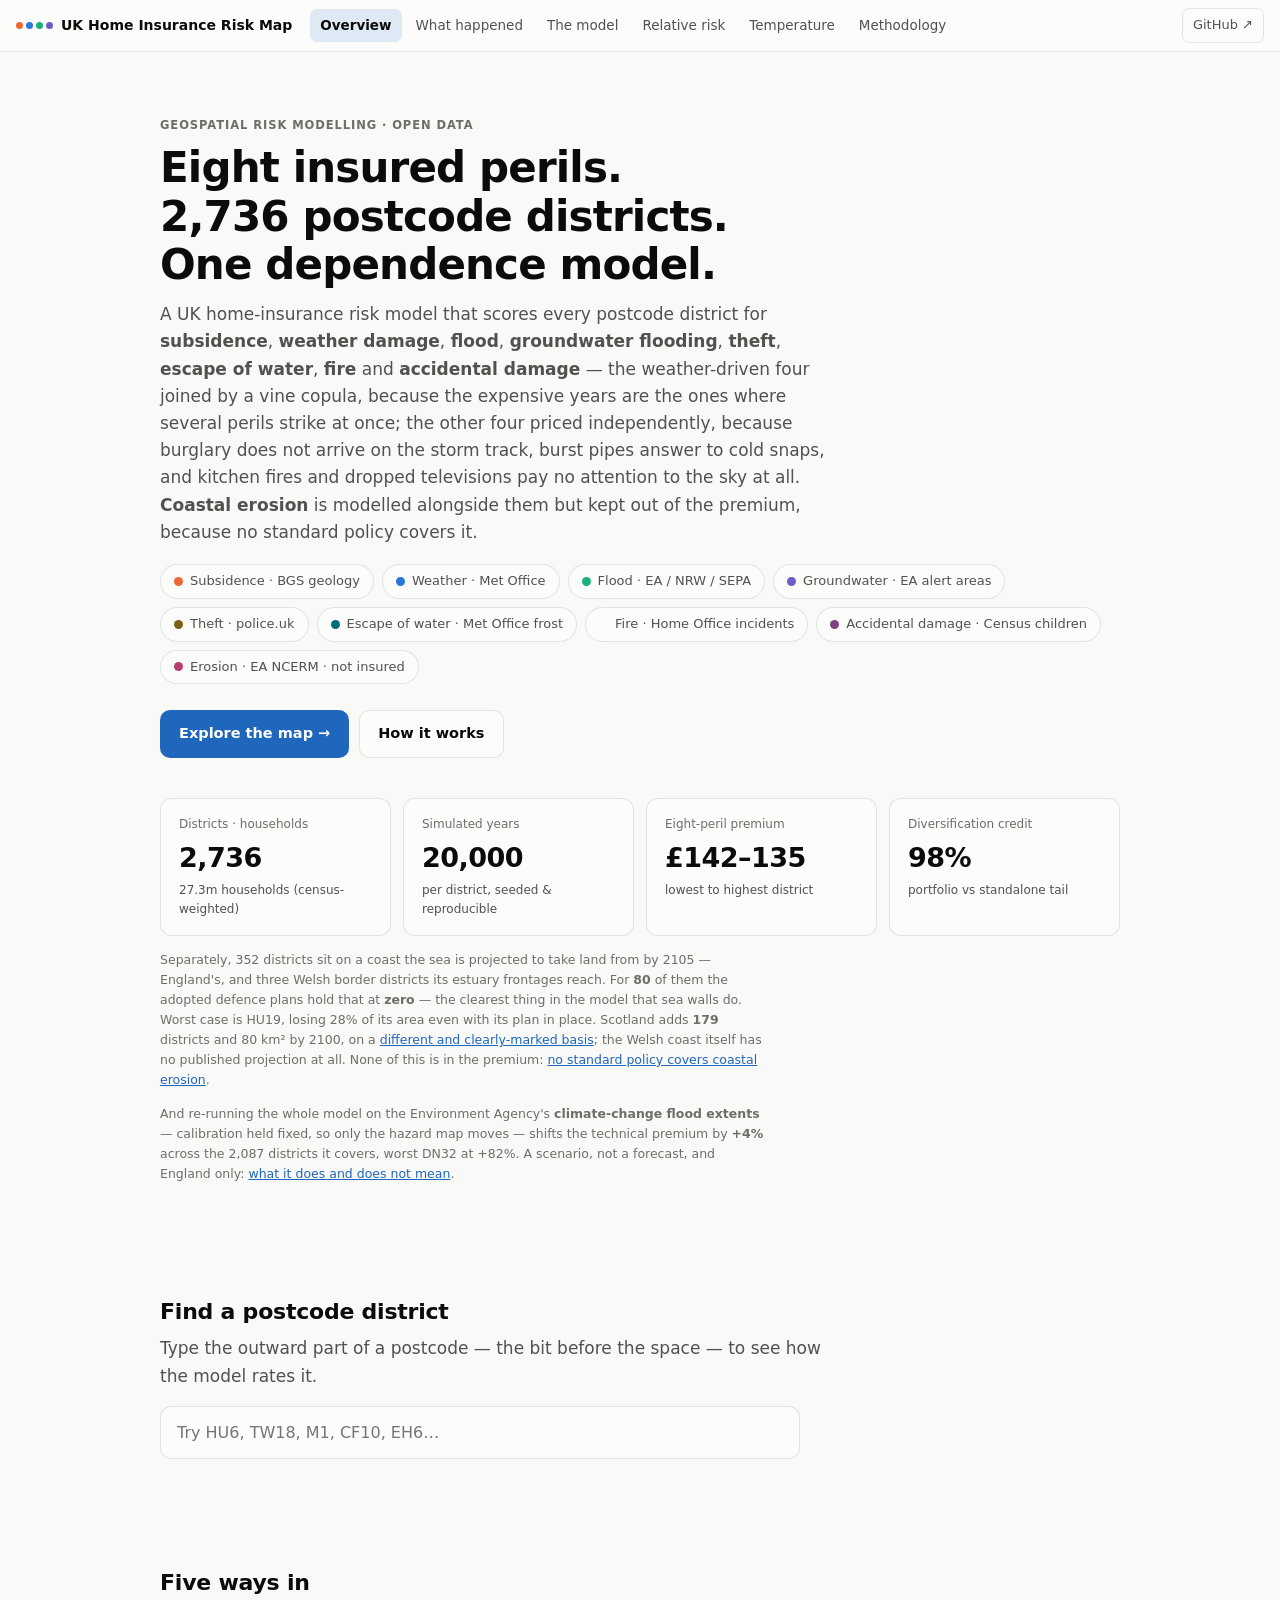
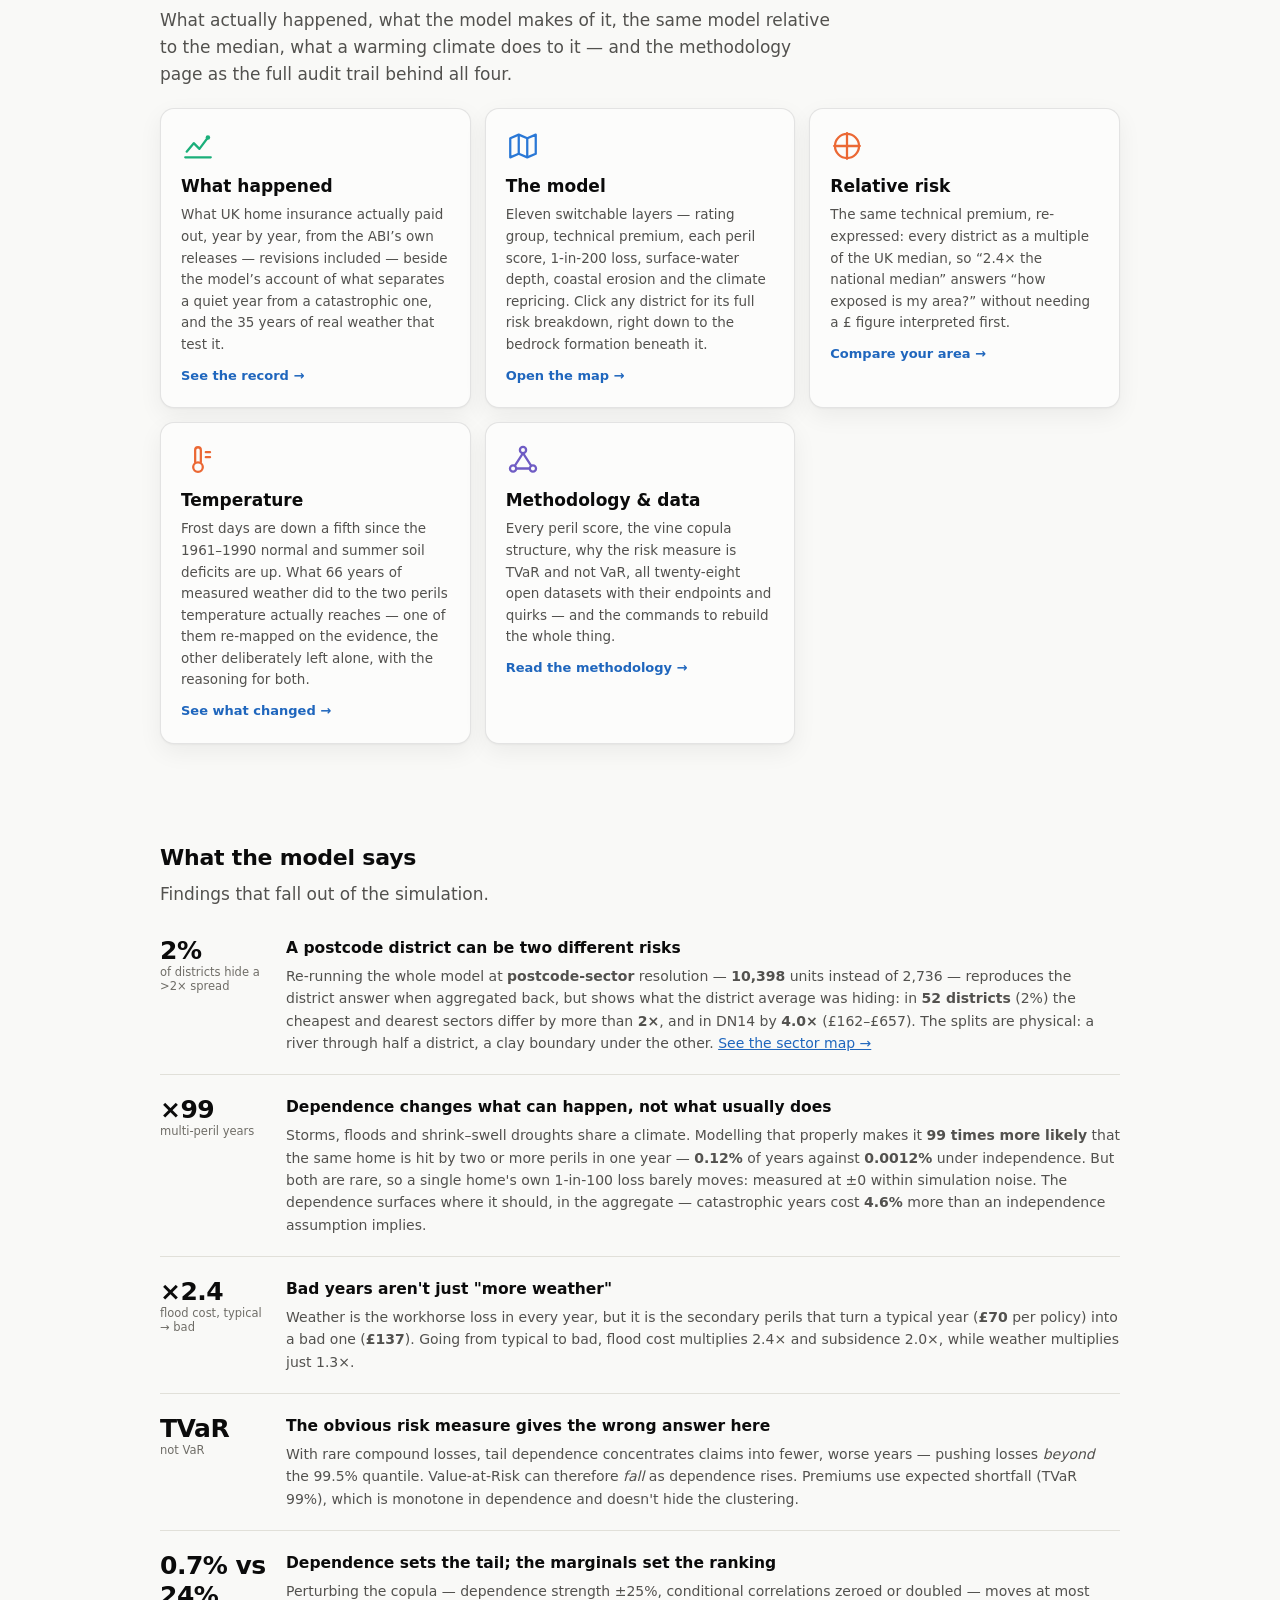
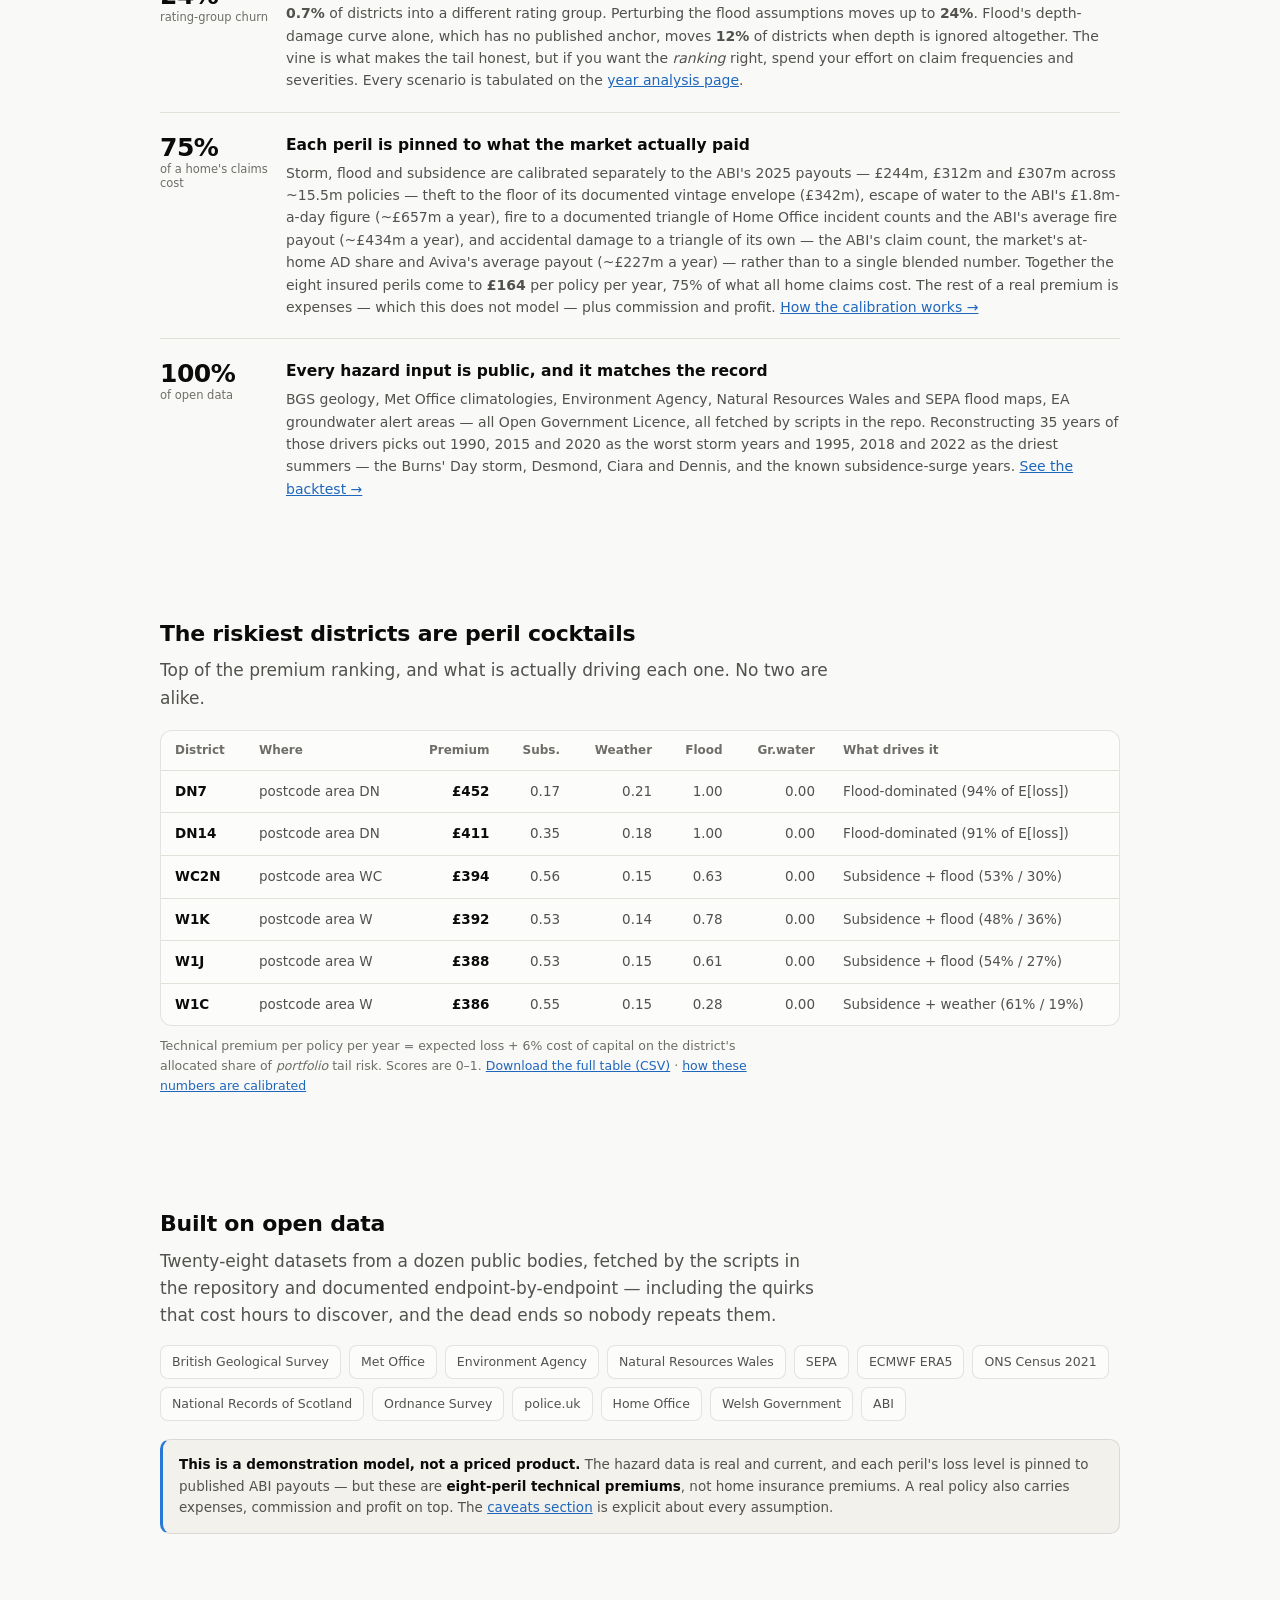
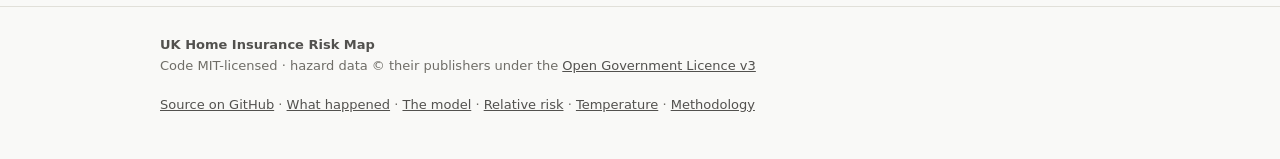
<file: docs/index.html>
<!DOCTYPE html>
<html lang="en-GB">
<head>
<meta charset="utf-8">
<meta name="viewport" content="width=device-width, initial-scale=1">
<title>UK Home Insurance Risk Map — eight insured perils, one dependence model</title>
<link rel="stylesheet" href="assets/site.css">
<link rel="icon" type="image/svg+xml" href="assets/favicon.svg">
<link rel="icon" type="image/png" sizes="32x32" href="assets/favicon-32.png">
<link rel="apple-touch-icon" sizes="180x180" href="assets/apple-touch-icon.png">
<meta name="description" content="Subsidence, weather, flood, groundwater and coastal erosion across 2,736 UK postcode districts — a 5-dim vine copula calibrated to ABI payouts, plus a climate-change repricing. All open data.">
<meta property="og:type" content="website">
<meta property="og:site_name" content="UK Home Insurance Risk Map">
<meta property="og:title" content="UK Home Insurance Risk Map">
<meta property="og:description" content="Subsidence, weather, flood, groundwater and coastal erosion across 2,736 UK postcode districts — a 5-dim vine copula calibrated to ABI payouts, plus a climate-change repricing. All open data.">
<meta property="og:url" content="https://smcode-source.github.io/uk-home-insurance-risk-map/">
<meta property="og:image" content="https://smcode-source.github.io/uk-home-insurance-risk-map/assets/social.png">
<meta property="og:image:width" content="1200">
<meta property="og:image:height" content="630">
<meta property="og:image:alt" content="Choropleth of Great Britain shaded by home-insurance rating group, with the title UK Home Insurance Risk Map">
<meta name="twitter:card" content="summary_large_image">
<meta name="twitter:title" content="UK Home Insurance Risk Map">
<meta name="twitter:description" content="Subsidence, weather, flood, groundwater and coastal erosion across 2,736 UK postcode districts — a 5-dim vine copula calibrated to ABI payouts, plus a climate-change repricing. All open data.">
<meta name="twitter:image" content="https://smcode-source.github.io/uk-home-insurance-risk-map/assets/social.png">
</head>
<body>
<nav class="site-nav"><a class="brand" href="index.html"><span class="dots"><i style="background:var(--sub)"></i><i style="background:var(--wx)"></i><i style="background:var(--fl)"></i><i style="background:var(--gw)"></i></span><span class="txt">UK Home Insurance Risk Map</span></a><a class="navlink" href="index.html" aria-current="page">Overview</a><a class="navlink" href="years.html"><span class="nav-full">What happened</span><span class="nav-short">History</span></a><a class="navlink" href="map.html"><span class="nav-full">The model</span><span class="nav-short">Model</span></a><a class="navlink" href="relative.html"><span class="nav-full">Relative risk</span><span class="nav-short">Relative</span></a><a class="navlink" href="temperature.html"><span class="nav-full">Temperature</span><span class="nav-short">Temp</span></a><a class="navlink" href="methodology.html"><span class="nav-full">Methodology</span><span class="nav-short">Method</span></a><span class="spacer"></span><a class="ghlink" href="https://github.com/SMcode-source/uk-home-insurance-risk-map">GitHub ↗</a></nav>

<div class="wrap">

  <section class="hero">
    <div class="eyebrow">Geospatial risk modelling · open data</div>
    <h1>Eight insured perils.<br>2,736 postcode districts.<br>One dependence model.</h1>
    <p class="lede">A UK home-insurance risk model that scores every postcode district for
    <b>subsidence</b>, <b>weather damage</b>, <b>flood</b>, <b>groundwater flooding</b>,
    <b>theft</b>, <b>escape of water</b>, <b>fire</b> and <b>accidental damage</b> —
    the weather-driven four joined by a vine copula, because the expensive years are
    the ones where several perils strike at once; the other four priced independently,
    because burglary does not arrive on the storm track, burst pipes answer to cold
    snaps, and kitchen fires and dropped televisions pay no attention to the sky at
    all. <b>Coastal erosion</b> is modelled alongside them but kept out of the premium,
    because no standard policy covers it.</p>
    <div class="perils">
      <span class="chip"><i style="background:var(--sub)"></i>Subsidence · BGS geology</span>
      <span class="chip"><i style="background:var(--wx)"></i>Weather · Met Office</span>
      <span class="chip"><i style="background:var(--fl)"></i>Flood · EA / NRW / SEPA</span>
      <span class="chip"><i style="background:var(--gw)"></i>Groundwater · EA alert areas</span>
      <span class="chip"><i style="background:var(--th)"></i>Theft · police.uk</span>
      <span class="chip"><i style="background:var(--eow)"></i>Escape of water · Met Office frost</span>
      <span class="chip"><i style="background:var(--fire)"></i>Fire · Home Office incidents</span>
      <span class="chip"><i style="background:var(--ad)"></i>Accidental damage · Census children</span>
      <span class="chip"><i style="background:var(--er)"></i>Erosion · EA NCERM · not insured</span>
    </div>
    <div class="cta">
      <a class="btn btn-primary" href="map.html">Explore the map →</a>
      <a class="btn btn-ghost" href="methodology.html">How it works</a>
    </div>
  </section>

  <section style="padding-top:0">
    <div class="tiles">
      <div class="tile"><div class="k">Districts &middot; households</div><div class="v">2,736</div><div class="d">27.3m households (census-weighted)</div></div>
      <div class="tile"><div class="k">Simulated years</div><div class="v">20,000</div><div class="d">per district, seeded &amp; reproducible</div></div>
      <div class="tile"><div class="k">Eight-peril premium</div><div class="v">£142–135</div><div class="d">lowest to highest district</div></div>
      <div class="tile"><div class="k">Diversification credit</div><div class="v">98%</div><div class="d">portfolio vs standalone tail</div></div>
    </div>
    <p class="note" style="margin-top:14px">Separately, 352 districts sit on a
    coast the sea is projected to take land from by 2105 — England's, and three Welsh
    border districts its estuary frontages reach. For <b>80</b> of them the
    adopted defence plans hold that at <b>zero</b> — the clearest thing in the model that
    sea walls do. Worst case is HU19, losing 28% of its
    area even with its plan in place. Scotland adds <b>179</b> districts and
    80 km² by 2100, on a
    <a href="methodology.html#erosion">different and clearly-marked basis</a>; the Welsh
    coast itself has no published projection at all. None of this is in the premium:
    <a href="methodology.html#erosion">no standard policy covers coastal erosion</a>.</p>
    <p class="note" style="margin-top:10px">And re-running the whole model on the
    Environment Agency's <b>climate-change flood extents</b> — calibration held fixed, so
    only the hazard map moves — shifts the technical premium by
    <b>+4%</b> across the 2,087 districts it covers, worst
    DN32 at +82%. A scenario, not a forecast, and England only:
    <a href="methodology.html#climate">what it does and does not mean</a>.</p>
  </section>

  <section id="lookup">
    <h2>Find a postcode district</h2>
    <p class="lede" style="margin-bottom:16px">Type the outward part of a postcode —
    the bit before the space — to see how the model rates it.</p>
    <div class="lookup-box">
      <input id="q" type="search" autocomplete="off" spellcheck="false"
             placeholder="Try HU6, TW18, M1, CF10, EH6…" aria-label="Postcode district">
      <div id="matches" class="matches" role="listbox"></div>
      <div id="result" class="result" hidden></div>
    </div>
  </section>

  <section>
    <h2>Five ways in</h2>
    <p class="lede" style="margin-bottom:20px">What actually happened, what the model
    makes of it, the same model relative to the median, what a warming climate does to
    it — and the methodology page as the full audit trail behind all four.</p>
    <div class="cards">
      <a class="card" href="years.html">
        <svg class="icon" aria-hidden="true" viewBox="0 0 24 24" fill="none" stroke="var(--fl)" stroke-width="1.6" stroke-linecap="round" stroke-linejoin="round">
          <path d="M3 20h18"/><path d="M4 16l5-6 4 4 6-8"/><circle cx="19" cy="6" r="1.6" fill="var(--fl)" stroke="none"/>
        </svg>
        <h3>What happened</h3>
        <p>What UK home insurance actually paid out, year by year, from the ABI&rsquo;s
        own releases — revisions included — beside the model&rsquo;s account of what
        separates a quiet year from a catastrophic one, and the 35 years of real
        weather that test it.</p>
        <span class="more">See the record →</span>
      </a>
      <a class="card" href="map.html">
        <svg class="icon" aria-hidden="true" viewBox="0 0 24 24" fill="none" stroke="var(--wx)" stroke-width="1.6" stroke-linejoin="round">
          <path d="M3 6.5 9 4l6 2.5L21 4v13.5L15 20l-6-2.5L3 20z"/><path d="M9 4v13.5M15 6.5V20"/>
        </svg>
        <h3>The model</h3>
        <p>Eleven switchable layers — rating group, technical premium, each peril score,
        1-in-200 loss, surface-water depth, coastal erosion and the climate repricing.
        Click any district for its full risk breakdown, right down to the bedrock
        formation beneath it.</p>
        <span class="more">Open the map →</span>
      </a>
      <a class="card" href="relative.html">
        <svg class="icon" aria-hidden="true" viewBox="0 0 24 24" fill="none" stroke="var(--sub)" stroke-width="1.6" stroke-linecap="round" stroke-linejoin="round">
          <path d="M12 3v18M3 12h18"/><circle cx="12" cy="12" r="8.5"/>
        </svg>
        <h3>Relative risk</h3>
        <p>The same technical premium, re-expressed: every district as a multiple of the
        UK median, so &ldquo;2.4&times; the national median&rdquo; answers &ldquo;how
        exposed is my area?&rdquo; without needing a &pound; figure interpreted first.</p>
        <span class="more">Compare your area →</span>
      </a>
      <a class="card" href="temperature.html">
        <svg class="icon" aria-hidden="true" viewBox="0 0 24 24" fill="none" stroke="var(--sub)" stroke-width="1.6" stroke-linecap="round" stroke-linejoin="round">
          <path d="M10 13.6V5a2 2 0 1 1 4 0v8.6"/><circle cx="12" cy="17" r="3.4"/>
          <path d="M17.5 6.5h3M17.5 10h3"/>
        </svg>
        <h3>Temperature</h3>
        <p>Frost days are down a fifth since the 1961&ndash;1990 normal and summer soil
        deficits are up. What 66 years of measured weather did to the two perils
        temperature actually reaches &mdash; one of them re-mapped on the evidence, the
        other deliberately left alone, with the reasoning for both.</p>
        <span class="more">See what changed →</span>
      </a>
      <a class="card" href="methodology.html">
        <svg class="icon" aria-hidden="true" viewBox="0 0 24 24" fill="none" stroke="var(--gw)" stroke-width="1.6" stroke-linecap="round" stroke-linejoin="round">
          <circle cx="12" cy="5" r="2.2"/><circle cx="5" cy="18" r="2.2"/><circle cx="19" cy="18" r="2.2"/>
          <path d="M12 7.2 6.4 15.8M12 7.2l5.6 8.6M7.2 18h9.6"/>
        </svg>
        <h3>Methodology &amp; data</h3>
        <p>Every peril score, the vine copula structure, why the risk measure is TVaR and
        not VaR, all twenty-eight open datasets with their endpoints and quirks — and the
        commands to rebuild the whole thing.</p>
        <span class="more">Read the methodology →</span>
      </a>
    </div>
  </section>

  <section>
    <h2>What the model says</h2>
    <p class="lede" style="margin-bottom:8px">Findings that fall out of the simulation.</p>

    <div class="finding">
      <div class="num">2%<small>of districts hide a &gt;2× spread</small></div>
      <div>
        <h3>A postcode district can be two different risks</h3>
        <p>Re-running the whole model at <b>postcode-sector</b> resolution —
        <b>10,398</b> units instead of 2,736 — reproduces the district
        answer when aggregated back, but shows what the district average was hiding:
        in <b>52 districts</b> (2%) the cheapest and
        dearest sectors differ by more than <b>2×</b>, and in DN14 by
        <b>4.0×</b> (£162–£657). The
        splits are physical: a river through half a district, a clay boundary under the
        other. <a href="sectors.html">See the sector map →</a></p>
      </div>
    </div>

    <div class="finding">
      <div class="num">×99<small>multi-peril years</small></div>
      <div>
        <h3>Dependence changes what can happen, not what usually does</h3>
        <p>Storms, floods and shrink–swell droughts share a climate. Modelling that
        properly makes it <b>99 times more likely</b> that the same home is hit by two
        or more perils in one year — <b>0.12%</b> of years against <b>0.0012%</b>
        under independence. But both are rare, so a single home's own 1-in-100 loss barely
        moves: measured at ±0 within simulation noise. The dependence surfaces where it
        should, in the aggregate — catastrophic years cost <b>4.6%</b> more than an
        independence assumption implies.</p>
      </div>
    </div>

    <div class="finding">
      <div class="num">×2.4<small>flood cost, typical → bad</small></div>
      <div>
        <h3>Bad years aren't just "more weather"</h3>
        <p>Weather is the workhorse loss in every year, but it is the secondary perils that
        turn a typical year (<b>£70</b> per policy) into a bad one (<b>£137</b>). Going
        from typical to bad, flood cost multiplies 2.4× and subsidence 2.0×, while
        weather multiplies just 1.3×.</p>
      </div>
    </div>

    <div class="finding">
      <div class="num">TVaR<small>not VaR</small></div>
      <div>
        <h3>The obvious risk measure gives the wrong answer here</h3>
        <p>With rare compound losses, tail dependence concentrates claims into fewer, worse
        years — pushing losses <i>beyond</i> the 99.5% quantile. Value-at-Risk can therefore
        <i>fall</i> as dependence rises. Premiums use expected shortfall (TVaR 99%), which is
        monotone in dependence and doesn't hide the clustering.</p>
      </div>
    </div>

    <div class="finding">
      <div class="num">0.7% vs 24%<small>rating-group churn</small></div>
      <div>
        <h3>Dependence sets the tail; the marginals set the ranking</h3>
        <p>Perturbing the copula — dependence strength ±25%, conditional correlations
        zeroed or doubled — moves at most <b>0.7%</b> of districts into a different
        rating group. Perturbing the flood assumptions moves up to <b>24%</b>. Flood's depth-damage curve alone, which has no published anchor, moves <b>12%</b> of districts when depth is ignored altogether.
        The vine is what makes the tail honest, but if you want the <i>ranking</i> right,
        spend your effort on claim frequencies and severities. Every scenario is
        tabulated on the <a href="years.html#sens-section">year analysis page</a>.</p>
      </div>
    </div>

    <div class="finding">
      <div class="num">75%<small>of a home's claims cost</small></div>
      <div>
        <h3>Each peril is pinned to what the market actually paid</h3>
        <p>Storm, flood and subsidence are calibrated separately to the ABI's 2025
        payouts — £244m, £312m and £307m across
        ~15.5m policies — theft to the floor of its documented vintage envelope
        (£342m), escape of water to the ABI's £1.8m-a-day
        figure (~£657m a year), fire to a documented triangle of Home Office
        incident counts and the ABI's average fire payout (~£434m a year), and
        accidental damage to a triangle of its own — the ABI's claim count, the
        market's at-home AD share and Aviva's average payout (~£227m a year) — rather
        than to a single blended number. Together the eight
        insured perils come to <b>£164</b> per policy per year,
        75% of what all home claims cost. The rest of a real premium is
        expenses — which this does not model — plus
        commission and profit.
        <a href="methodology.html#calibration">How the calibration works →</a></p>
      </div>
    </div>

    <div class="finding">
      <div class="num">100%<small>of open data</small></div>
      <div>
        <h3>Every hazard input is public, and it matches the record</h3>
        <p>BGS geology, Met Office climatologies, Environment Agency, Natural Resources Wales
        and SEPA flood maps, EA groundwater alert areas — all Open Government Licence, all
        fetched by scripts in the repo. Reconstructing 35 years of those drivers picks out
        1990, 2015 and 2020 as the worst storm years and 1995, 2018 and 2022 as the driest
        summers — the Burns' Day storm, Desmond, Ciara and Dennis, and the known
        subsidence-surge years. <a href="years.html#backtest">See the backtest →</a></p>
      </div>
    </div>
  </section>

  <section>
    <h2>The riskiest districts are peril cocktails</h2>
    <p class="lede" style="margin-bottom:18px">Top of the premium ranking, and what is
    actually driving each one. No two are alike.</p>
    <div class="tablewrap">
      <table class="data">
        <tr>
          <th>District</th><th>Where</th>
          <th class="num">Premium</th>
          <th class="num">Subs.</th><th class="num">Weather</th><th class="num">Flood</th><th class="num">Gr.water</th>
          <th>What drives it</th>
        </tr>
        <tr><td><strong>DN7</strong></td><td>postcode area DN</td><td class="num"><strong>£452</strong></td><td class="num">0.17</td><td class="num">0.21</td><td class="num">1.00</td><td class="num">0.00</td><td>Flood-dominated (94% of E[loss])</td></tr>
        <tr><td><strong>DN14</strong></td><td>postcode area DN</td><td class="num"><strong>£411</strong></td><td class="num">0.35</td><td class="num">0.18</td><td class="num">1.00</td><td class="num">0.00</td><td>Flood-dominated (91% of E[loss])</td></tr>
        <tr><td><strong>WC2N</strong></td><td>postcode area WC</td><td class="num"><strong>£394</strong></td><td class="num">0.56</td><td class="num">0.15</td><td class="num">0.63</td><td class="num">0.00</td><td>Subsidence + flood (53% / 30%)</td></tr>
        <tr><td><strong>W1K</strong></td><td>postcode area W</td><td class="num"><strong>£392</strong></td><td class="num">0.53</td><td class="num">0.14</td><td class="num">0.78</td><td class="num">0.00</td><td>Subsidence + flood (48% / 36%)</td></tr>
        <tr><td><strong>W1J</strong></td><td>postcode area W</td><td class="num"><strong>£388</strong></td><td class="num">0.53</td><td class="num">0.15</td><td class="num">0.61</td><td class="num">0.00</td><td>Subsidence + flood (54% / 27%)</td></tr>
        <tr><td><strong>W1C</strong></td><td>postcode area W</td><td class="num"><strong>£386</strong></td><td class="num">0.55</td><td class="num">0.15</td><td class="num">0.28</td><td class="num">0.00</td><td>Subsidence + weather (61% / 19%)</td></tr>
      </table>
    </div>
    <p class="note" style="margin-top:10px">Technical premium per policy per year =
    expected loss + 6% cost of capital on the district's allocated share of
    <i>portfolio</i> tail risk. Scores are 0–1.
    <a href="assets/uk_district_risk.csv" download>Download the full table (CSV)</a> ·
    <a href="methodology.html#calibration">how these numbers are calibrated</a></p>
  </section>

  <section>
    <h2>Built on open data</h2>
    <p class="lede">Twenty-eight datasets from a dozen public bodies, fetched by the scripts
    in the repository and documented endpoint-by-endpoint — including the quirks that cost
    hours to discover, and the dead ends so nobody repeats them.</p>
    <div class="sources" style="margin:16px 0 18px">
      <span>British Geological Survey</span>
      <span>Met Office</span>
      <span>Environment Agency</span>
      <span>Natural Resources Wales</span>
      <span>SEPA</span>
      <span>ECMWF ERA5</span>
      <span>ONS Census 2021</span>
      <span>National Records of Scotland</span>
      <span>Ordnance Survey</span>
      <span>police.uk</span>
      <span>Home Office</span>
      <span>Welsh Government</span>
      <span>ABI</span>
    </div>
    <div class="callout">
      <b>This is a demonstration model, not a priced product.</b> The hazard data is real and
      current, and each peril's loss level is pinned to published ABI payouts — but these are
      <b>eight-peril technical premiums</b>, not home insurance premiums. A real policy
      also carries expenses,
      commission and profit on top. The
      <a href="methodology.html#caveats">caveats section</a> is explicit about every assumption.
    </div>
  </section>

</div>

<footer class="site-footer">
  <div class="wrap">
    <div class="row">
      <div>
        <b style="color:var(--ink-2)">UK Home Insurance Risk Map</b><br>
        Code MIT-licensed · hazard data © their publishers under the
        <a href="https://www.nationalarchives.gov.uk/doc/open-government-licence/version/3/">Open Government Licence v3</a>
      </div>
      <div>
        <a href="https://github.com/SMcode-source/uk-home-insurance-risk-map">Source on GitHub</a> ·
        <a href="years.html">What happened</a> ·
        <a href="map.html">The model</a> ·
        <a href="relative.html">Relative risk</a> ·
        <a href="temperature.html">Temperature</a> ·
        <a href="methodology.html">Methodology</a>
      </div>
    </div>
  </div>
</footer>
<script>
(function () {
  const input = document.getElementById('q');
  const matchBox = document.getElementById('matches');
  const result = document.getElementById('result');
  const GBP = v => '£' + Math.round(v).toLocaleString('en-GB');
  let DATA = null, active = -1, shown = [];

  fetch('assets/districts.json')
    .then(r => r.json())
    .then(d => { DATA = d; if (input.value) run(); })
    .catch(() => { input.placeholder = 'District lookup unavailable offline'; });

  const bar = (v, colour) =>
    `<span class="bar"><span style="width:${Math.round(v * 100)}%;background:${colour}"></span></span>`;

  function show(d) {
    [...matchBox.children].forEach(c =>
      c.classList.toggle('on', shown[+c.dataset.i] === d));
    result.hidden = false;
    result.innerHTML = `
      <div class="result-head">
        <div>
          <div class="rname">${d.n}</div>
          <div class="rsub">postcode district · rating group <b>${d.g}</b> of 10${
            d.h ? ' · ' + d.h.toLocaleString('en-GB') + ' households' : ''}</div>
        </div>
        <div class="rprem"><div class="v">${GBP(d.p)}</div><div class="k">technical premium / yr</div></div>
      </div>
      <div class="rgrid">
        <div><span class="lbl">Subsidence</span>${bar(d.s, 'var(--sub)')}<b>${d.s.toFixed(2)}</b></div>
        <div><span class="lbl">Weather</span>${bar(d.w, 'var(--wx)')}<b>${d.w.toFixed(2)}</b></div>
        <div><span class="lbl">Flood</span>${bar(d.f, 'var(--fl)')}<b>${d.f.toFixed(2)}</b></div>
        <div><span class="lbl">Groundwater</span>${bar(d.gw, 'var(--gw)')}<b>${d.gw.toFixed(2)}</b></div>
      </div>
      <div class="decomp">
        <div class="lbl">How the premium is built</div>
        <div class="dbar">${
          [['ew', 'Weather', '--wx'], ['es', 'Subsidence', '--sub'],
           ['ef', 'Flood', '--fl'], ['eg', 'Groundwater', '--gw'],
           ['et', 'Theft', '--th'],
           ['ee', 'Esc. of water', '--eow'],
           ['efi', 'Fire', '--fire'],
           ['ea', 'Acc. damage', '--ad'],
           ['c', 'Capital', '--ink-muted']]
            .filter(([k]) => d[k] > 0)
            .map(([k, name, col]) =>
              `<span style="width:${(100 * d[k] / d.p).toFixed(2)}%;background:var(${col})"
                     title="${name}: ${GBP(d[k])}"></span>`).join('')
        }</div>
        <div class="dkey">${
          [['ew', 'Weather', '--wx'], ['es', 'Subsidence', '--sub'],
           ['ef', 'Flood', '--fl'], ['eg', 'Groundwater', '--gw'],
           ['et', 'Theft', '--th'],
           ['ee', 'Esc. of water', '--eow'],
           ['efi', 'Fire', '--fire'],
           ['ea', 'Acc. damage', '--ad'],
           ['c', 'Capital', '--ink-muted']]
            .filter(([k]) => d[k] > 0)
            .map(([k, name, col]) =>
              `<span><i style="background:var(${col})"></i>${name} ${GBP(d[k])}</span>`).join('')
        }</div>
      </div>
      <div class="rfoot">
        Tail dependence adds <b>+${d.u.toFixed(0)}%</b> to this district's own 1-in-100 loss
        versus treating the perils as independent.
        <a class="btn btn-primary" style="padding:8px 14px;font-size:13.5px"
           href="map.html?d=${encodeURIComponent(d.n)}">View on the map →</a>
      </div>`;
  }

  function run() {
    const v = input.value.trim().toUpperCase().replace(/\s+/g, '');
    result.hidden = true;
    active = -1;
    if (!DATA || v.length < 1) { matchBox.innerHTML = ''; shown = []; return; }
    const exact = DATA.filter(d => d.n === v);
    const pre = DATA.filter(d => d.n !== v && d.n.startsWith(v));
    // shortest first, so "SW1" surfaces SW1A…SW1Y alongside SW10…SW19
    pre.sort((a, b) => a.n.length - b.n.length || a.n.localeCompare(b.n));
    shown = exact.concat(pre).slice(0, 12);
    if (!shown.length) {
      matchBox.innerHTML = '<div class="nores">No district starts with “' + v + '”.</div>';
      return;
    }
    matchBox.innerHTML = shown.map((d, i) =>
      `<button class="match" data-i="${i}" role="option">
         <b>${d.n}</b><span class="g">group ${d.g}</span><span class="p">${GBP(d.p)}</span>
       </button>`).join('');
    if (exact.length) show(exact[0]);
  }

  matchBox.addEventListener('click', e => {
    const b = e.target.closest('.match');
    if (b) show(shown[+b.dataset.i]);
  });
  input.addEventListener('input', run);
  input.addEventListener('keydown', e => {
    if (e.key === 'Enter' && shown.length) { show(shown[Math.max(active, 0)]); e.preventDefault(); }
    if (e.key === 'ArrowDown' || e.key === 'ArrowUp') {
      active = Math.min(shown.length - 1, Math.max(0, active + (e.key === 'ArrowDown' ? 1 : -1)));
      [...matchBox.children].forEach((c, i) => c.classList.toggle('on', i === active));
      e.preventDefault();
    }
  });
})();
</script>
</body>
</html>
</file>
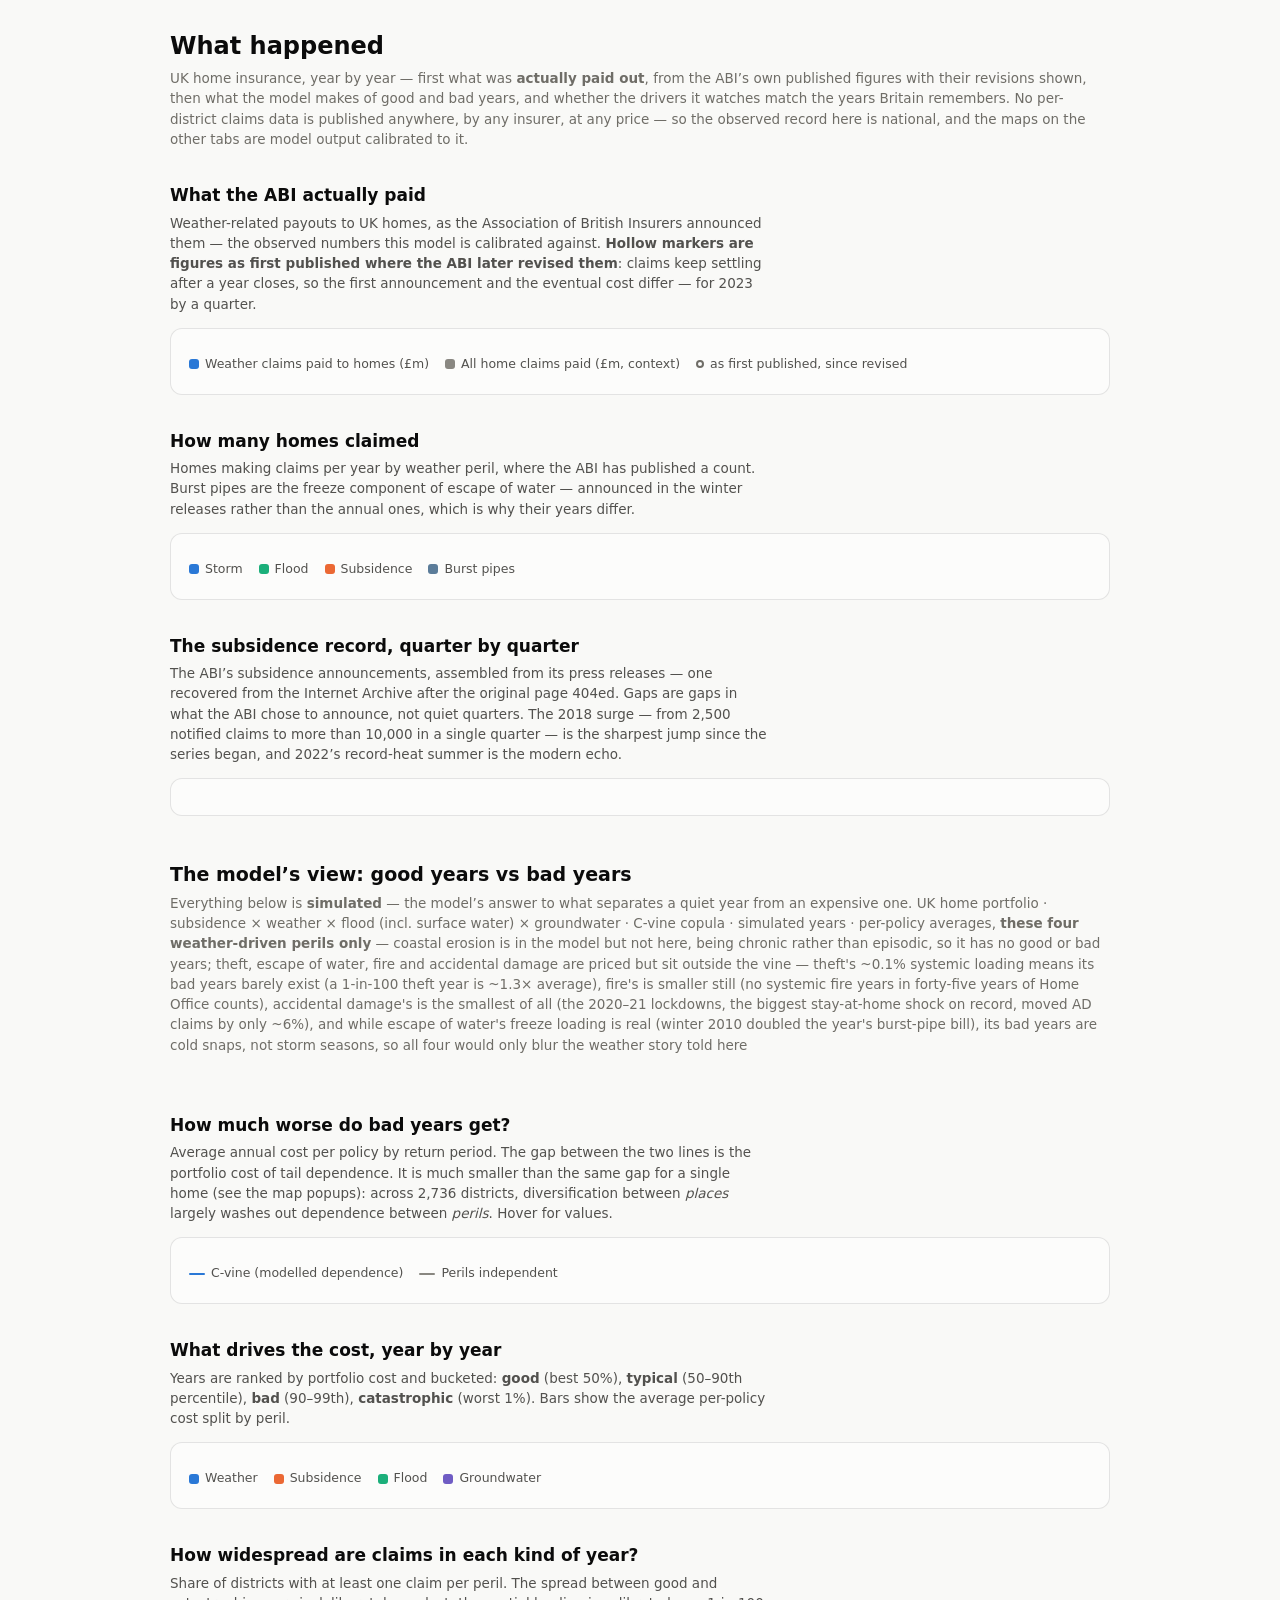
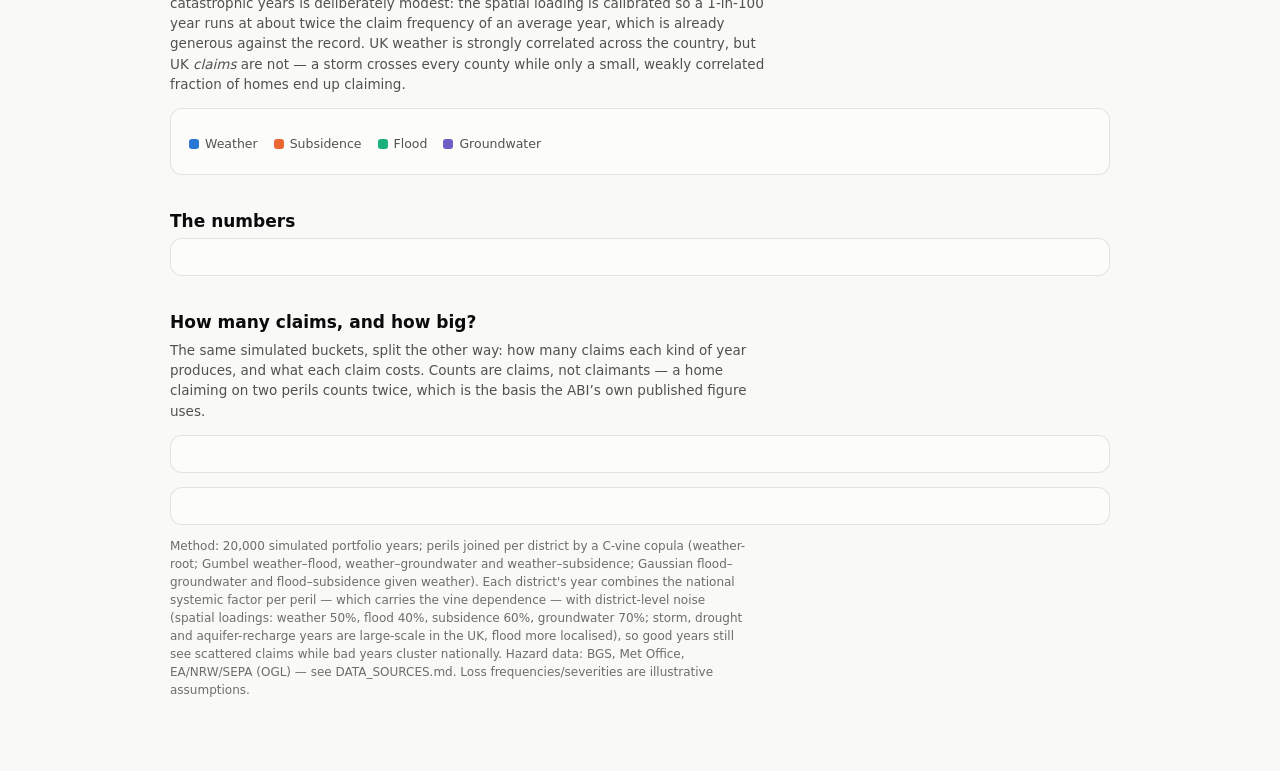
<file: analysis/template.html>
<!DOCTYPE html>
<html lang="en-GB">
<head>
<meta charset="utf-8">
<meta name="viewport" content="width=device-width, initial-scale=1">
<title>UK Home Insurance — What Happened, Year by Year</title>
<style>
  :root {
    color-scheme: light;
    --page: #f9f9f7; --surface-1: #fcfcfb;
    /* --ink-muted darkened from #898781 (3.50:1) to meet WCAG AA on light */
    --ink-1: #0b0b0b; --ink-2: #52514e; --ink-muted: #6f6d67;
    --grid: #e1e0d9; --axis: #c3c2b7; --border: rgba(11,11,11,0.10);
    --wx: #2a78d6; --sub: #eb6834; --fl: #1baf7a; --gw: #6f5cc4; --indep: #898781;
    --eow: #5b7c99;
  }
  @media (prefers-color-scheme: dark) {
    :root:not([data-theme="light"]) {
      color-scheme: dark;
      --page: #0d0d0d; --surface-1: #1a1a19;
      --ink-1: #ffffff; --ink-2: #c3c2b7; --ink-muted: #898781;
      --grid: #2c2c2a; --axis: #383835; --border: rgba(255,255,255,0.10);
      --wx: #3987e5; --sub: #d95926; --fl: #199e70; --gw: #9085e9;
      --eow: #7fa3c0;
    }
  }
  :root[data-theme="dark"] {
    color-scheme: dark;
    --page: #0d0d0d; --surface-1: #1a1a19;
    --ink-1: #ffffff; --ink-2: #c3c2b7; --ink-muted: #898781;
    --grid: #2c2c2a; --axis: #383835; --border: rgba(255,255,255,0.10);
    --wx: #3987e5; --sub: #d95926; --fl: #199e70; --gw: #9085e9;
    --eow: #7fa3c0;
  }
  * { box-sizing: border-box; }
  body {
    margin: 0; background: var(--page); color: var(--ink-1);
    font-family: system-ui, -apple-system, "Segoe UI", sans-serif;
    line-height: 1.5;
  }
  .wrap { max-width: 980px; margin: 0 auto; padding: 28px 20px 60px; }
  h1 { font-size: 24px; margin: 0 0 4px; }
  .sub { color: var(--ink-muted); font-size: 13.5px; margin-bottom: 24px; }
  h2 { font-size: 17px; margin: 34px 0 4px; }
  .desc { color: var(--ink-2); font-size: 13.5px; margin: 0 0 14px; max-width: 70ch; }
  .card {
    background: var(--surface-1); border: 1px solid var(--border);
    border-radius: 12px; padding: 18px;
  }
  .tiles { display: grid; grid-template-columns: repeat(auto-fit, minmax(200px, 1fr)); gap: 12px; }
  .tile { background: var(--surface-1); border: 1px solid var(--border); border-radius: 12px; padding: 14px 16px; }
  .tile .k { font-size: 12px; color: var(--ink-muted); }
  .tile .v { font-size: 26px; font-weight: 650; margin: 2px 0; }
  .tile .d { font-size: 12px; color: var(--ink-2); }
  .legend { display: flex; gap: 16px; flex-wrap: wrap; font-size: 12.5px; color: var(--ink-2); margin: 8px 0 2px; }
  .legend span { display: inline-flex; align-items: center; gap: 6px; }
  .sw { width: 10px; height: 10px; border-radius: 3px; display: inline-block; }
  .sw.line { width: 16px; height: 2px; border-radius: 1px; }
  .sw.ghost { background: transparent; border: 2px solid var(--ink-muted); border-radius: 50%; width: 8px; height: 8px; }
  svg { display: block; width: 100%; height: auto; }
  /* Charts size their own canvas to the card (see geom() below), so they
     fit without scrolling. overflow-x stays as a safety net only - if a
     chart ever did exceed its card it should scroll inside itself rather
     than push the page sideways. No min-width: that would force the
     scrollbar back and defeat the responsive drawing. */
  .chart { overflow-x: auto; -webkit-overflow-scrolling: touch; }
  svg text { font-family: inherit; }
  .axis-label { fill: var(--ink-muted); font-size: 11px; }
  .tick-label { fill: var(--ink-muted); font-size: 11px; font-variant-numeric: tabular-nums; }
  .direct-label { fill: var(--ink-2); font-size: 11.5px; font-variant-numeric: tabular-nums; }
  .tooltip {
    position: fixed; pointer-events: none; z-index: 10; display: none;
    background: var(--surface-1); border: 1px solid var(--border);
    border-radius: 8px; padding: 7px 10px; font-size: 12px; color: var(--ink-2);
    box-shadow: 0 2px 10px rgba(0,0,0,0.15); font-variant-numeric: tabular-nums;
  }
  .tooltip b { color: var(--ink-1); }
  table.buckets { border-collapse: collapse; width: 100%; font-size: 13px; }
  table.buckets th, table.buckets td { text-align: right; padding: 7px 10px; border-bottom: 1px solid var(--grid); font-variant-numeric: tabular-nums; }
  table.buckets th:first-child, table.buckets td:first-child { text-align: left; }
  table.buckets th { color: var(--ink-muted); font-weight: 600; font-size: 12px; }
  table.buckets td { color: var(--ink-2); }
  table.buckets td.hl { color: var(--ink-1); font-weight: 600; }
  .note { color: var(--ink-muted); font-size: 12px; max-width: 76ch; }
</style>
</head>
<body>
<div class="wrap">
  <h1>What happened</h1>
  <div class="sub">UK home insurance, year by year &mdash; first what was
  <b>actually paid out</b>, from the ABI&rsquo;s own published figures with
  their revisions shown, then what the model makes of good and bad years,
  and whether the drivers it watches match the years Britain remembers.
  No per-district claims data is published anywhere, by any insurer, at any
  price &mdash; so the observed record here is national, and the maps on the
  other tabs are model output calibrated to it.</div>

  <h2>What the ABI actually paid</h2>
  <p class="desc">Weather-related payouts to UK homes, as the Association of
  British Insurers announced them &mdash; the observed numbers this model is
  calibrated against. <b>Hollow markers are figures as first published where
  the ABI later revised them</b>: claims keep settling after a year closes,
  so the first announcement and the eventual cost differ &mdash; for 2023 by
  a quarter.</p>
  <div class="card">
    <div class="legend">
      <span><span class="sw" style="background:var(--wx)"></span>Weather claims paid to homes (&pound;m)</span>
      <span><span class="sw" style="background:var(--indep)"></span>All home claims paid (&pound;m, context)</span>
      <span><span class="sw ghost"></span>as first published, since revised</span>
    </div>
    <div id="abichart" class="chart"></div>
  </div>

  <h2>How many homes claimed</h2>
  <p class="desc">Homes making claims per year by weather peril, where the
  ABI has published a count. Burst pipes are the freeze component of escape
  of water &mdash; announced in the winter releases rather than the annual
  ones, which is why their years differ.</p>
  <div class="card">
    <div class="legend">
      <span><span class="sw" style="background:var(--wx)"></span>Storm</span>
      <span><span class="sw" style="background:var(--fl)"></span>Flood</span>
      <span><span class="sw" style="background:var(--sub)"></span>Subsidence</span>
      <span><span class="sw" style="background:var(--eow)"></span>Burst pipes</span>
    </div>
    <div id="abicount" class="chart"></div>
  </div>

  <h2>The subsidence record, quarter by quarter</h2>
  <p class="desc">The ABI&rsquo;s subsidence announcements, assembled from
  its press releases &mdash; one recovered from the Internet Archive after
  the original page 404ed. Gaps are gaps in what the ABI chose to announce,
  not quiet quarters. The 2018 surge &mdash; from 2,500 notified claims to
  more than 10,000 in a single quarter &mdash; is the sharpest jump since
  the series began, and 2022&rsquo;s record-heat summer is the modern
  echo.</p>
  <div class="card" style="overflow-x:auto">
    <table class="buckets" id="abisub"></table>
  </div>
  <p class="note" id="abisources" style="margin-top:10px"></p>

  <h2 style="margin-top:44px; font-size:19px">The model&rsquo;s view: good years vs bad years</h2>
  <div class="sub">Everything below is <b>simulated</b> &mdash; the model&rsquo;s
  answer to what separates a quiet year from an expensive one. UK home portfolio &middot; subsidence &times; weather &times; flood (incl. surface water) &times; groundwater &middot; C-vine copula &middot; <span id="nsim"></span> simulated years &middot; per-policy averages, <b>these four weather-driven perils only</b> &mdash; coastal erosion is in the model but not here, being chronic rather than episodic, so it has no good or bad years; theft, escape of water, fire and accidental damage are priced but sit outside the vine &mdash; theft's ~0.1% systemic loading means its bad years barely exist (a 1-in-100 theft year is ~1.3&times; average), fire's is smaller still (no systemic fire years in forty-five years of Home Office counts), accidental damage's is the smallest of all (the 2020&ndash;21 lockdowns, the biggest stay-at-home shock on record, moved AD claims by only ~6%), and while escape of water's freeze loading is real (winter 2010 doubled the year's burst-pipe bill), its bad years are cold snaps, not storm seasons, so all four would only blur the weather story told here</div>

  <div class="tiles" id="tiles"></div>

  <h2>How much worse do bad years get?</h2>
  <p class="desc">Average annual cost per policy by return period. The gap between the
  two lines is the portfolio cost of tail dependence. It is much smaller than the same gap
  for a single home (see the map popups): across 2,736 districts, diversification between
  <i>places</i> largely washes out dependence between <i>perils</i>.
  Hover for values.</p>
  <div class="card">
    <div class="legend">
      <span><span class="sw line" style="background:var(--wx)"></span>C-vine (modelled dependence)</span>
      <span><span class="sw line" style="background:var(--indep)"></span>Perils independent</span>
    </div>
    <div id="exceedance" class="chart"></div>
  </div>

  <h2>What drives the cost, year by year</h2>
  <p class="desc">Years are ranked by portfolio cost and bucketed: <b>good</b> (best 50%),
  <b>typical</b> (50–90th percentile), <b>bad</b> (90–99th), <b>catastrophic</b> (worst 1%).
  Bars show the average per-policy cost split by peril.</p>
  <div class="card">
    <div class="legend">
      <span><span class="sw" style="background:var(--wx)"></span>Weather</span>
      <span><span class="sw" style="background:var(--sub)"></span>Subsidence</span>
      <span><span class="sw" style="background:var(--fl)"></span>Flood</span>
      <span><span class="sw" style="background:var(--gw)"></span>Groundwater</span>
    </div>
    <div id="stacked" class="chart"></div>
  </div>

  <h2>How widespread are claims in each kind of year?</h2>
  <p class="desc">Share of districts with at least one claim per peril. The spread between
  good and catastrophic years is deliberately modest: the spatial loading is calibrated so a
  1-in-100 year runs at about twice the claim frequency of an average year, which is already
  generous against the record. UK weather is strongly correlated across the country, but UK
  <i>claims</i> are not — a storm crosses every county while only a small, weakly correlated
  fraction of homes end up claiming.</p>
  <div class="card">
    <div class="legend">
      <span><span class="sw" style="background:var(--wx)"></span>Weather</span>
      <span><span class="sw" style="background:var(--sub)"></span>Subsidence</span>
      <span><span class="sw" style="background:var(--fl)"></span>Flood</span>
      <span><span class="sw" style="background:var(--gw)"></span>Groundwater</span>
    </div>
    <div id="incidence" class="chart"></div>
  </div>

  <h2>The numbers</h2>
  <div class="card" style="overflow-x:auto">
    <table class="buckets" id="btable"></table>
  </div>
  <p class="note" id="worstnote"></p>

  <h2>How many claims, and how big?</h2>
  <p class="desc">The same simulated buckets, split the other way: how many
  claims each kind of year produces, and what each claim costs.
  <span id="g4headline"></span> Counts are claims, not claimants &mdash; a
  home claiming on two perils counts twice, which is the basis the
  ABI&rsquo;s own published figure uses.</p>
  <div class="card" style="overflow-x:auto">
    <table class="buckets" id="g4counts"></table>
  </div>
  <div class="card" style="overflow-x:auto; margin-top:14px">
    <table class="buckets" id="g4costs"></table>
  </div>

  <div id="backtest" style="display:none; scroll-margin-top:64px">
    <h2>Does this match real UK years?</h2>
    <p class="desc">The loss model can't be validated without claims data — but its
    <b>hazard drivers</b> can. These are the real drivers, reconstructed from 35 years of
    ERA5 reanalysis over twelve UK locations. If the model is watching the right things,
    the years it would call bad should be the years Britain actually remembers.</p>
    <div class="card">
      <div class="legend">
        <span><span class="sw" style="background:var(--wx)"></span>Storm days (gusts ≥ 70 km/h)</span>
        <span><span class="sw" style="background:var(--sub)"></span>Summer rainfall deficit (subsidence driver)</span>
      </div>
      <div id="histchart" class="chart"></div>
    </div>
    <div class="card" style="margin-top:14px; overflow-x:auto">
      <table class="buckets" id="histtable"></table>
    </div>
    <p class="note" style="margin-top:10px">Storm days and summer deficits are means across
    the twelve points; the deficit is measured against each point's own 1991–2020 June–August
    normal. Event names are the historical record, not model output — they are what these
    years are known for.</p>
  </div>

  <div id="sens-section" style="display:none; scroll-margin-top:64px">
    <h2>Which assumptions matter?</h2>
    <p class="desc">Each row re-runs the simulation (1-in-3 district sample, 8,000
    years) with one assumption perturbed. &ldquo;Group churn&rdquo; is the share of sampled
    districts whose rating-group decile changes vs the sampled baseline.</p>
    <div class="card" style="overflow-x:auto">
      <table class="buckets" id="stable"></table>
    </div>
  </div>
  <p class="note">Method: 20,000 simulated portfolio years; perils joined per district by a
  C-vine copula (weather-root; Gumbel weather–flood, weather–groundwater and
  weather–subsidence; Gaussian flood–groundwater and flood–subsidence given
  weather). Each district's year combines the national systemic factor per peril —
  which carries the vine dependence — with district-level noise (spatial loadings:
  weather 50%, flood 40%, subsidence 60%, groundwater 70%; storm, drought and
  aquifer-recharge years are large-scale in the UK, flood more localised), so good
  years still see scattered claims while bad years cluster nationally. Hazard data:
  BGS, Met Office, EA/NRW/SEPA (OGL) — see DATA_SOURCES.md. Loss
  frequencies/severities are illustrative assumptions.</p>
</div>
<div class="tooltip" id="tip"></div>

<script>
const A = __DATA__;
const SENS = __SENS__;
const HIST = __HISTORY__;
const ABI = __ABI__;
const ABISUB = __ABI_SUB__;
const css = k => getComputedStyle(document.documentElement).getPropertyValue(k).trim();
const GBP = v => '£' + Math.round(v).toLocaleString('en-GB');
const tip = document.getElementById('tip');
function showTip(html, x, y) {
  tip.innerHTML = html; tip.style.display = 'block';
  const w = tip.offsetWidth, h = tip.offsetHeight;
  tip.style.left = Math.min(x + 14, innerWidth - w - 8) + 'px';
  tip.style.top = Math.max(y - h - 12, 8) + 'px';
}
function hideTip() { tip.style.display = 'none'; }
const NS = 'http://www.w3.org/2000/svg';
function el(tag, attrs, parent) {
  const e = document.createElementNS(NS, tag);
  for (const k in attrs) e.setAttribute(k, attrs[k]);
  if (parent) parent.appendChild(e);
  return e;
}

document.getElementById('nsim').textContent = A.n_sim.toLocaleString('en-GB');

/* ---- responsive chart geometry ----------------------------------------
   Every chart is drawn in viewBox units and stretched to the card width.
   On a desktop card that is roughly 1:1, so an 11px label reads as 11px.
   Squeeze the same 900-unit canvas into a ~300px phone card and the whole
   drawing scales by 0.33 - correct layout, 3.6px text, unreadable.

   So below a breakpoint we draw on a canvas the width of the card. viewBox
   units become CSS pixels again, type comes back to full size, and the
   plot is genuinely smaller - which means the tick and label density has
   to come down with it, or the labels collide instead of shrinking. Each
   chart passes its own narrow overrides for that.

   Charts re-draw on resize (and orientation change) rather than only at
   load, so rotating the phone does not leave a chart laid out for the
   other orientation. */
const NARROW_AT = 560;
function geom(mount, wide, narrow) {
  const avail = Math.max(document.getElementById(mount).clientWidth || 0, 260);
  return avail >= NARROW_AT
    ? Object.assign({ narrow: false }, wide)
    : Object.assign({ narrow: true }, wide, { W: Math.round(avail) }, narrow);
}
/* £1,000 is six glyphs of axis label; on a narrow plot that is most of the
   left margin, so compact it. */
const GBPk = v => v >= 1000 ? '£' + (v / 1000).toFixed(v % 1000 ? 1 : 0) + 'k'
                            : '£' + Math.round(v);
/* "catastrophic" does not fit a quarter of a phone-width plot. */
const SHORT = { good: 'good', typical: 'typical', bad: 'bad', catastrophic: 'worst 1%' };

const CHARTS = [];
function chart(mount, draw) { CHARTS.push({ mount, draw, key: null }); }
/* Which canvas width the current card calls for. Redraws are keyed on this
   rather than on the pixel width, so a 1px reflow does not rebuild four
   charts - and, more importantly, redrawing cannot re-trigger itself,
   because a redraw never changes the card's WIDTH. */
function widthKey(m) {
  const avail = Math.max(m.clientWidth || 0, 260);
  return avail >= NARROW_AT ? 'wide' : Math.round(avail);
}
function renderCharts(force) {
  for (const c of CHARTS) {
    const m = document.getElementById(c.mount);
    if (!m) continue;
    const k = widthKey(m);
    if (!force && k === c.key) continue;
    c.key = k;
    m.textContent = '';
    c.draw(m);
  }
}
/* Observe the cards, not the window. A ResizeObserver fires whenever the
   container's box changes for ANY reason - rotation, a font finally
   loading, the page being embedded somewhere narrower - whereas a window
   resize listener only catches one of those. It also catches viewport
   changes that never dispatch a window resize event at all, which is
   exactly what happens under an automated browser. Both are wired up; the
   width key makes the duplicate harmless. */
if (typeof ResizeObserver !== 'undefined') {
  const ro = new ResizeObserver(() => renderCharts());
  // after this script finishes, so every chart has registered
  queueMicrotask(() => CHARTS.forEach(c => {
    const m = document.getElementById(c.mount);
    if (m) ro.observe(m);
  }));
}
let _rt;
addEventListener('resize', () => { clearTimeout(_rt); _rt = setTimeout(renderCharts, 150); });

/* ---- observed: ABI payouts, with their own revisions visible ---------
   Every row of data/abi_annual.csv carries the release it came from. The
   chart plots the LATEST figure per year as the series and every
   superseded figure as a hollow ghost marker at the same x - the
   revision is part of the record, not a footnote. Latest = lexically
   greatest vintage, which works because vintages start "YYYY-MM". */
const latestBy = (rows, key) => {
  const m = new Map();
  for (const r of rows) {
    const k = key(r);
    if (!m.has(k) || r.vintage > m.get(k).vintage) m.set(k, r);
  }
  return m;
};

chart('abichart', function (mount) {
  const g = geom('abichart', { W: 900, H: 300, L: 56, R: 16, T: 16, B: 30, GAP: 26 },
                             { H: 250, L: 40, R: 10, T: 12, B: 28, GAP: 20 });
  const { W, H, L, R, T, B, GAP } = g;
  const panelH = (H - T - B - GAP) / 2;
  const svg = el('svg', { viewBox: `0 0 ${W} ${H}` }, mount);
  const series = [['weather_homes_total', '--wx', 'weather claims paid (£m)'],
                  ['home_paid_total', '--indep', 'all home claims paid (£m)']];
  const years = [...new Set(ABI.annual
    .filter(r => series.some(s => s[0] === r.m)).map(r => r.y))].sort();
  const slot = (W - L - R) / years.length;
  const x = yr => L + (years.indexOf(yr) + 0.5) * slot;

  series.forEach(([metric, colour, label], pi) => {
    const rows = ABI.annual.filter(r => r.m === metric);
    const latest = latestBy(rows, r => r.y);
    const y0 = T + pi * (panelH + GAP) + 10;
    const hi = Math.max(...rows.map(r => r.v)) * 1.12;
    const y = v => y0 + panelH - (v / hi) * panelH;
    el('text', { x: L, y: y0 - 3, class: 'axis-label' }, svg).textContent = label;
    for (const v of [0, hi / 1.12]) {
      el('line', { x1: L, x2: W - R, y1: y(v), y2: y(v), stroke: css('--grid') }, svg);
      el('text', { x: L - 6, y: y(v) + 4, 'text-anchor': 'end', class: 'tick-label' }, svg)
        .textContent = Math.round(v).toLocaleString('en-GB');
    }
    const pts = [...latest.values()].sort((a, b) => a.y - b.y);
    el('path', { d: pts.map((r, i) => (i ? 'L' : 'M') + x(r.y).toFixed(1) + ' ' + y(r.v).toFixed(1)).join(' '),
                 fill: 'none', stroke: css(colour), 'stroke-width': 2 }, svg);
    for (const r of rows) {
      const cur = latest.get(r.y) === r;
      const dot = el('circle', {
        cx: x(r.y), cy: y(r.v), r: cur ? 4.5 : 4,
        fill: cur ? css(colour) : css('--surface-1'),
        stroke: css(colour), 'stroke-width': cur ? 0 : 2,
      }, svg);
      dot.addEventListener('mousemove', ev => showTip(
        `<b>${r.y}</b> · £${r.v.toLocaleString('en-GB')}m<br>` +
        (cur ? `${r.basis} · ${r.vintage}`
             : `as first published (${r.vintage.replace(' comparative', '')})<br>since revised to £${latest.get(r.y).v.toLocaleString('en-GB')}m`),
        ev.clientX, ev.clientY));
      dot.addEventListener('mouseleave', hideTip);
    }
  });
  years.forEach(yr => {
    el('text', { x: x(yr), y: H - 8, 'text-anchor': 'middle', class: 'tick-label' }, svg)
      .textContent = yr;
  });
});

/* ---- observed: homes claiming, by peril ---- */
chart('abicount', function (mount) {
  const g = geom('abicount', { W: 900, H: 260, L: 56, R: 16, T: 18, B: 34 },
                             { H: 220, L: 40, R: 10, T: 14, B: 32 });
  const { W, H, L, R, T, B } = g;
  const svg = el('svg', { viewBox: `0 0 ${W} ${H}` }, mount);
  const perils = [['storm_homes', '--wx', 'Storm'], ['flood_homes', '--fl', 'Flood'],
                  ['subsidence_homes', '--sub', 'Subsidence'],
                  ['burstpipes_homes', '--eow', 'Burst pipes']];
  const rows = ABI.annual.filter(r => perils.some(p => p[0] === r.m));
  const latest = latestBy(rows, r => r.m + '|' + r.y);
  const years = [...new Set(rows.map(r => r.y))].sort();
  const hi = Math.max(...rows.map(r => r.v)) * 1.15;
  const y = v => T + (1 - v / hi) * (H - T - B);
  const slot = (W - L - R) / years.length;
  const gap = g.narrow ? 2 : 6;
  const bw = Math.min(34, (slot * 0.86 - 3 * gap) / 4);
  const kfmt = v => v >= 1000 ? Math.round(v / 1000) + 'k' : v;
  const ystep = hi > 80000 ? 20000 : 10000;
  for (let v = 0; v <= hi; v += ystep) {
    el('line', { x1: L, x2: W - R, y1: y(v), y2: y(v), stroke: css('--grid') }, svg);
    el('text', { x: L - 6, y: y(v) + 4, 'text-anchor': 'end', class: 'tick-label' }, svg)
      .textContent = kfmt(v);
  }
  el('line', { x1: L, x2: W - R, y1: H - B, y2: H - B, stroke: css('--axis') }, svg);
  years.forEach((yr, i) => {
    const cx = L + slot * (i + 0.5);
    perils.forEach(([m, colour, name], j) => {
      const r = latest.get(m + '|' + yr);
      if (!r) return;   // not every peril count is published every year
      const bx = cx + (j - 1.5) * (bw + gap) - bw / 2;
      const rect = el('rect', { x: bx, y: y(r.v), width: bw, height: H - B - y(r.v),
                                fill: css(colour), rx: 2 }, svg);
      rect.addEventListener('mousemove', ev => showTip(
        `<b>${yr}</b> · ${name}<br><b>${r.v.toLocaleString('en-GB')}</b> homes claimed<br>${r.basis} · ${r.vintage}`,
        ev.clientX, ev.clientY));
      rect.addEventListener('mouseleave', hideTip);
    });
    el('text', { x: cx, y: H - B + 17, 'text-anchor': 'middle', class: 'tick-label' }, svg)
      .textContent = yr;
  });
});

/* ---- observed: the quarterly subsidence record ---- */
(function () {
  const BAS = { notified_count: 'notified', incurred_notified: 'incurred',
                incurred_ultimate: 'ultimate', paid_in_period: 'paid in period',
                avg_incurred: 'avg incurred', avg_paid: 'avg paid',
                implied: 'implied', supported_households: 'households' };
  const COLS = [['subsidence_claims', v => v.toLocaleString('en-GB')],
                ['subsidence_incurred', v => '£' + v.toLocaleString('en-GB') + 'm'],
                ['subsidence_paid', v => '£' + v.toLocaleString('en-GB') + 'm'],
                ['subsidence_avg', v => '£' + v.toLocaleString('en-GB')]];
  const periods = [...new Set(ABISUB.rows.map(r => r.p))].sort();
  const html = periods.map(p => {
    const cells = COLS.map(([m, fmt]) => {
      const es = ABISUB.rows.filter(r => r.p === p && r.m === m);
      return '<td>' + (es.length ? es.map(r =>
        fmt(r.v) + (r.prov !== 'published' || es.length > 1
          ? ` <small style="color:var(--ink-muted)">(${BAS[r.basis] || r.basis}${r.prov !== 'published' ? ', ' + r.prov : ''})</small>` : ''))
        .join('<br>') : '—') + '</td>';
    }).join('');
    const vint = [...new Set(ABISUB.rows.filter(r => r.p === p).map(r => r.vintage))].sort();
    return `<tr><td class="hl">${p}</td>${cells}<td><small>${vint.join('; ')}</small></td></tr>`;
  }).join('');
  document.getElementById('abisub').innerHTML =
    `<tr><th>Period</th><th>Claims</th><th>Incurred</th><th>Paid</th>
     <th>Avg / claim</th><th>ABI release</th></tr>` + html;

  const links = ABI.sources.map(s => `<a href="${s.url}">${s.label}</a>`).join(' · ');
  document.getElementById('abisources').innerHTML =
    `<b>Sources.</b> ${links} · full provenance, including every recovered
     figure's exact wording: <a href="https://github.com/SMcode-source/uk-home-insurance-risk-map/blob/main/data/abi_annual.csv">abi_annual.csv</a>
     and <a href="https://github.com/SMcode-source/uk-home-insurance-risk-map/blob/main/data/abi_subsidence.csv">abi_subsidence.csv</a>
     · how these anchor the model: <a href="methodology.html#calibration">methodology</a>.`;
})();

/* ---- stat tiles ---- */
const bk = Object.fromEntries(A.buckets.map(b => [b.label, b]));
const cat = bk.catastrophic, bad = bk.bad, typ = bk.typical;
const tiles = [
  ['Typical year', GBP(typ.mean_total), 'per policy, 50–90th percentile years'],
  ['Bad year (1-in-10)', GBP(bad.mean_total), '+' + GBP(bad.extra_vs_typical) + ' vs typical'],
  ['Catastrophic year (1-in-100)', GBP(cat.mean_total), '+' + GBP(cat.extra_vs_typical) + ' vs typical'],
  ['Cost of dependence', '+' + Math.round(100 * (cat.mean_total - cat.indep_mean_total) / cat.indep_mean_total) + '%',
   'catastrophic-year cost vs independence (' + GBP(cat.indep_mean_total) + ')'],
];
document.getElementById('tiles').innerHTML = tiles.map(t =>
  `<div class="tile"><div class="k">${t[0]}</div><div class="v">${t[1]}</div><div class="d">${t[2]}</div></div>`).join('');

/* ---- exceedance chart ---- */
chart('exceedance', function (mount) {
  const g = geom('exceedance', { W: 900, H: 340, L: 64, R: 20, T: 16, B: 44 },
                                { H: 250, L: 40, R: 12, T: 12, B: 40 });
  const { W, H, L, R, T, B } = g;
  const svg = el('svg', { viewBox: `0 0 ${W} ${H}` }, mount);
  const vine = A.exceedance.vine.filter(d => d[0] >= 2 && d[0] <= 1000);
  const ind = A.exceedance.indep.filter(d => d[0] >= 2 && d[0] <= 1000);
  const ymax = Math.max(...vine.map(d => d[1])) * 1.08;
  const x = rp => L + (Math.log10(rp) - Math.log10(2)) / (3 - Math.log10(2)) * (W - L - R);
  const y = v => T + (1 - v / ymax) * (H - T - B);
  for (const rp of (g.narrow ? [2, 10, 100, 1000]
                             : [2, 5, 10, 20, 50, 100, 200, 500, 1000])) {
    el('line', { x1: x(rp), x2: x(rp), y1: T, y2: H - B, stroke: css('--grid'), 'stroke-width': 1 }, svg);
    el('text', { x: x(rp), y: H - B + 16, 'text-anchor': 'middle', class: 'tick-label' }, svg).textContent = rp;
  }
  const ystep = ymax > 4000 ? 1000 : ymax > 2000 ? 500 : 250;
  for (let v = 0; v <= ymax; v += ystep) {
    el('line', { x1: L, x2: W - R, y1: y(v), y2: y(v), stroke: css('--grid'), 'stroke-width': 1 }, svg);
    el('text', { x: L - 6, y: y(v) + 4, 'text-anchor': 'end', class: 'tick-label' }, svg)
      .textContent = g.narrow ? GBPk(v) : GBP(v);
  }
  el('line', { x1: L, x2: W - R, y1: H - B, y2: H - B, stroke: css('--axis'), 'stroke-width': 1 }, svg);
  el('text', { x: (L + W - R) / 2, y: H - 6, 'text-anchor': 'middle', class: 'axis-label' }, svg)
    .textContent = g.narrow ? 'return period (yrs, log)'
                            : 'return period (years) — log scale';
  const path = pts => pts.map((d, i) => (i ? 'L' : 'M') + x(d[0]).toFixed(1) + ' ' + y(d[1]).toFixed(1)).join(' ');
  el('path', { d: path(ind), fill: 'none', stroke: css('--indep'), 'stroke-width': 2, 'stroke-dasharray': '5 4' }, svg);
  el('path', { d: path(vine), fill: 'none', stroke: css('--wx'), 'stroke-width': 2 }, svg);
  const cross = el('line', { y1: T, y2: H - B, stroke: css('--axis'), 'stroke-width': 1, visibility: 'hidden' }, svg);
  const dotV = el('circle', { r: 4, fill: css('--wx'), stroke: css('--surface-1'), 'stroke-width': 2, visibility: 'hidden' }, svg);
  const dotI = el('circle', { r: 4, fill: css('--indep'), stroke: css('--surface-1'), 'stroke-width': 2, visibility: 'hidden' }, svg);
  const hit = el('rect', { x: L, y: T, width: W - L - R, height: H - T - B, fill: 'transparent' }, svg);
  const nearest = (pts, rp) => pts.reduce((a, b) => Math.abs(Math.log10(b[0]) - Math.log10(rp)) < Math.abs(Math.log10(a[0]) - Math.log10(rp)) ? b : a);
  hit.addEventListener('mousemove', ev => {
    const r = svg.getBoundingClientRect();
    const px = (ev.clientX - r.left) * W / r.width;
    const rp = Math.pow(10, Math.log10(2) + (px - L) / (W - L - R) * (3 - Math.log10(2)));
    const v = nearest(vine, rp), n = nearest(ind, rp);
    cross.setAttribute('x1', x(v[0])); cross.setAttribute('x2', x(v[0]));
    [cross, dotV, dotI].forEach(e => e.setAttribute('visibility', 'visible'));
    dotV.setAttribute('cx', x(v[0])); dotV.setAttribute('cy', y(v[1]));
    dotI.setAttribute('cx', x(n[0])); dotI.setAttribute('cy', y(n[1]));
    showTip(`<b>1-in-${Math.round(v[0])} year</b><br>C-vine: <b>${GBP(v[1])}</b><br>independent: ${GBP(n[1])}<br>gap: +${GBP(v[1] - n[1])}`, ev.clientX, ev.clientY);
  });
  hit.addEventListener('mouseleave', () => { [cross, dotV, dotI].forEach(e => e.setAttribute('visibility', 'hidden')); hideTip(); });
});

/* ---- stacked bars ---- */
chart('stacked', function (mount) {
  const g = geom('stacked', { W: 900, H: 300, L: 64, R: 20, T: 24, B: 34 },
                            { H: 240, L: 40, R: 10, T: 20, B: 32 });
  const { W, H, L, R, T, B } = g;
  const svg = el('svg', { viewBox: `0 0 ${W} ${H}` }, mount);
  const perils = [['mean_wx', '--wx', 'Weather'], ['mean_sub', '--sub', 'Subsidence'], ['mean_fl', '--fl', 'Flood'], ['mean_gw', '--gw', 'Groundwater']];
  const ymax = Math.max(...A.buckets.map(b => b.mean_total)) * 1.15;
  const y = v => T + (1 - v / ymax) * (H - T - B);
  const slot = (W - L - R) / A.buckets.length;
  // 64 units is wider than a whole slot once the canvas is phone-width, so
  // the bars would overlap each other. Scale to the slot and keep a gap.
  const bw = Math.min(64, slot * 0.62);
  const ystep = ymax > 4000 ? 1000 : ymax > 1500 ? 500 : 200;
  for (let v = 0; v <= ymax; v += ystep) {
    el('line', { x1: L, x2: W - R, y1: y(v), y2: y(v), stroke: css('--grid'), 'stroke-width': 1 }, svg);
    el('text', { x: L - 6, y: y(v) + 4, 'text-anchor': 'end', class: 'tick-label' }, svg)
      .textContent = g.narrow ? GBPk(v) : GBP(v);
  }
  el('line', { x1: L, x2: W - R, y1: H - B, y2: H - B, stroke: css('--axis'), 'stroke-width': 1 }, svg);
  A.buckets.forEach((b, i) => {
    const cx = L + slot * (i + 0.5);
    let acc = 0;
    for (const [key, color, name] of perils) {
      const v = b[key];
      const rect = el('rect', {
        x: cx - bw / 2, y: y(acc + v), width: bw,
        height: Math.max(y(acc) - y(acc + v) - 2, 0.5),
        fill: css(color), rx: 2,
      }, svg);
      rect.addEventListener('mousemove', ev =>
        showTip(`<b>${b.label}</b> · ${name}<br><b>${GBP(v)}</b> per policy (${Math.round(100 * v / b.mean_total)}%)`, ev.clientX, ev.clientY));
      rect.addEventListener('mouseleave', hideTip);
      acc += v;
    }
    el('text', { x: cx, y: y(acc) - 7, 'text-anchor': 'middle', class: 'direct-label' }, svg)
      .textContent = g.narrow ? GBPk(b.mean_total) : GBP(b.mean_total);
    el('text', { x: cx, y: H - B + 17, 'text-anchor': 'middle', class: 'tick-label' }, svg)
      .textContent = g.narrow ? (SHORT[b.label] || b.label) : b.label;
  });
});

/* ---- incidence ---- */
chart('incidence', function (mount) {
  const g = geom('incidence', { W: 900, H: 280, L: 64, R: 20, T: 18, B: 34 },
                              { H: 225, L: 32, R: 10, T: 14, B: 32 });
  const { W, H, L, R, T, B } = g;
  const svg = el('svg', { viewBox: `0 0 ${W} ${H}` }, mount);
  const perils = [['inc_wx_pct', '--wx', 'Weather'], ['inc_sub_pct', '--sub', 'Subsidence'], ['inc_fl_pct', '--fl', 'Flood'], ['inc_gw_pct', '--gw', 'Groundwater']];
  const ymax = Math.max(...A.buckets.map(b => Math.max(b.inc_wx_pct, b.inc_sub_pct, b.inc_fl_pct, b.inc_gw_pct))) * 1.2;
  const y = v => T + (1 - v / ymax) * (H - T - B);
  const slot = (W - L - R) / A.buckets.length;
  // Four bars and three gaps have to fit inside one slot: at 900 units that
  // is 30+6, on a phone canvas the same numbers would need more than twice
  // the slot, so derive both from the slot instead of hard-coding them.
  const gap = g.narrow ? 2 : 6;
  const bw = Math.min(30, (slot * 0.86 - 3 * gap) / 4);
  const ystep = ymax > 40 ? 10 : ymax > 16 ? 5 : 2;
  for (let v = 0; v <= ymax; v += ystep) {
    el('line', { x1: L, x2: W - R, y1: y(v), y2: y(v), stroke: css('--grid'), 'stroke-width': 1 }, svg);
    el('text', { x: L - 6, y: y(v) + 4, 'text-anchor': 'end', class: 'tick-label' }, svg)
      .textContent = v + '%';
  }
  el('line', { x1: L, x2: W - R, y1: H - B, y2: H - B, stroke: css('--axis'), 'stroke-width': 1 }, svg);
  A.buckets.forEach((b, i) => {
    const cx = L + slot * (i + 0.5);
    perils.forEach(([key, color, name], j) => {
      const v = b[key];
      const bx = cx + (j - 1.5) * (bw + gap) - bw / 2;
      const rect = el('rect', { x: bx, y: y(v), width: bw, height: H - B - y(v), fill: css(color), rx: 2 }, svg);
      rect.addEventListener('mousemove', ev =>
        showTip(`<b>${b.label}</b> · ${name}<br><b>${v}%</b> of districts claim`, ev.clientX, ev.clientY));
      rect.addEventListener('mouseleave', hideTip);
    });
    el('text', { x: cx, y: H - B + 17, 'text-anchor': 'middle', class: 'tick-label' }, svg)
      .textContent = g.narrow ? (SHORT[b.label] || b.label) : b.label;
  });
});

/* ---- table ---- */
(function () {
  const t = document.getElementById('btable');
  const rows = A.buckets.map(b => `
    <tr><td class="hl">${b.label}</td><td>${b.share_pct}%</td>
    <td class="hl">${GBP(b.mean_total)}</td>
    <td>${GBP(b.mean_wx)}</td><td>${GBP(b.mean_sub)}</td><td>${GBP(b.mean_fl)}</td><td>${GBP(b.mean_gw)}</td>
    <td>${b.extra_vs_typical >= 0 ? '+' : ''}${GBP(b.extra_vs_typical)}</td>
    <td>${GBP(b.indep_mean_total)}</td></tr>`).join('');
  t.innerHTML = `<tr><th>Year bucket</th><th>Share of years</th><th>Cost / policy</th>
    <th>Weather</th><th>Subsidence</th><th>Flood</th><th>Groundwater</th><th>vs typical</th><th>If independent</th></tr>` + rows;
  const w = A.worst_year;
  document.getElementById('worstnote').innerHTML =
    `Worst simulated year: <b>${GBP(w.total)}</b> per policy (weather ${GBP(w.wx)},
    flood ${GBP(w.fl)}, subsidence ${GBP(w.sub)}, groundwater ${GBP(w.gw)}) with claims
    in ${w.inc_wx_pct}% of districts for weather and ${w.inc_fl_pct}% for flood — a
    nationwide storm-and-flood event, which is exactly the joint tail the Gumbel
    pairs put mass on.`;
})();

/* ---- claim counts and claim sizes by bucket (Gate 4) ----
   The headline multiples are computed from the data, not typed in, so a
   re-simulation cannot leave this sentence quoting stale figures. */
(function () {
  const b0 = A.buckets[0];
  if (!('claims_total_per_100k' in b0)) return;  // pre-Gate-4 data
  const typ = A.buckets.find(b => b.label === 'typical');
  const cat = A.buckets.find(b => b.label === 'catastrophic');
  const xC = (cat.claims_total_per_100k / typ.claims_total_per_100k).toFixed(1);
  const xV = (cat.cost_total_per_claim / typ.cost_total_per_claim).toFixed(1);
  document.getElementById('g4headline').innerHTML =
    `A bad year is mostly <b>dearer claims, not more claims</b>: the worst 1%
     of years run at ${xC}× a typical year's claim count but ${xV}× its cost
     per claim.`;
  const P = [['total', 'All perils'], ['wx', 'Weather'], ['sub', 'Subsidence'],
             ['fl', 'Flood'], ['gw', 'Groundwater']];
  const num = v => Math.round(v).toLocaleString('en-GB');
  const rows = (field, fmt) => A.buckets.map(b => `
    <tr><td class="hl">${b.label}</td>` +
    P.map(([k]) => `<td${k === 'total' ? ' class="hl"' : ''}>${fmt(b[`${field}_${k}${field === 'claims' ? '_per_100k' : '_per_claim'}`])}</td>`).join('') +
    `<td>${(b[`${field}_total${field === 'claims' ? '_per_100k' : '_per_claim'}`] /
            typ[`${field}_total${field === 'claims' ? '_per_100k' : '_per_claim'}`]).toFixed(2)}×</td></tr>`).join('');
  const head = title => `<tr><th>Year bucket</th>` +
    P.map(([, n]) => `<th>${n}</th>`).join('') + `<th>vs typical</th></tr>`;
  document.getElementById('g4counts').innerHTML =
    `<tr><th colspan="7" style="text-align:left; color:var(--ink-1)">Claims per 100,000 policies</th></tr>` +
    head() + rows('claims', num);
  document.getElementById('g4costs').innerHTML =
    `<tr><th colspan="7" style="text-align:left; color:var(--ink-1)">Cost per claim</th></tr>` +
    head() + rows('cost', v => GBP(v));
})();

/* ---- backtest: real hazard drivers by year ---- */
(function () {
  if (!HIST) return;
  document.getElementById('backtest').style.display = '';

  // What these years are actually known for (historical record).
  const EVENTS = {
    1990: 'Burns’ Day storm', 1994: 'Dry summer', 1995: 'Drought summer',
    2003: 'August heatwave', 2007: 'Summer floods', 2012: 'Wettest summer on record',
    2013: 'St Jude’s Day storm', 2014: 'Winter storm sequence',
    2015: 'Storms Desmond, Eva, Frank', 2018: 'Summer drought',
    2019: 'November floods', 2020: 'Storms Ciara & Dennis',
    2022: 'Record heat & drought', 2023: 'Storms Babet & Ciarán',
    2024: 'Storms Henk & Bert',
  };

  chart('histchart', function (mount) {
  const g = geom('histchart', { W: 900, H: 240, L: 52, R: 14, T: 14, B: 30, GAP: 22 },
                              { H: 215, L: 34, R: 8, T: 12, B: 28, GAP: 18 });
  const { W, H, L, R, T, B, GAP } = g;
  const panelH = (H - T - B - GAP) / 2;
  const svg = el('svg', { viewBox: `0 0 ${W} ${H}` }, mount);
  const bw = (W - L - R) / HIST.length;

  function panel(key, colour, y0, label) {
    const vals = HIST.map(d => d[key]);
    const lo = Math.min(0, ...vals), hi = Math.max(...vals);
    const y = v => y0 + panelH - ((v - lo) / (hi - lo)) * panelH;
    el('text', { x: L, y: y0 - 3, class: 'axis-label' }, svg).textContent = label;
    el('line', { x1: L, x2: W - R, y1: y(0), y2: y(0), stroke: css('--axis') }, svg);
    HIST.forEach((d, i) => {
      const x = L + i * bw + 1.5, v = d[key];
      const top = Math.min(y(v), y(0)), h = Math.abs(y(v) - y(0));
      const rect = el('rect', {
        x, y: top, width: Math.max(bw - 3, 1), height: Math.max(h, 0.5),
        fill: css(colour), rx: 1.5,
        opacity: EVENTS[d.year] ? 1 : 0.55,
      }, svg);
      rect.addEventListener('mousemove', ev => showTip(
        `<b>${d.year}</b>${EVENTS[d.year] ? ' · ' + EVENTS[d.year] : ''}<br>` +
        `storm days <b>${d.storm_days.toFixed(1)}</b> · max gust ${d.max_gust.toFixed(0)} km/h<br>` +
        `wettest 5 days ${d.rain5d.toFixed(0)} mm · summer deficit ${d.jja_deficit.toFixed(0)} mm`,
        ev.clientX, ev.clientY));
      rect.addEventListener('mouseleave', hideTip);
    });
    el('text', { x: L - 6, y: y(hi) + 4, 'text-anchor': 'end', class: 'tick-label' }, svg)
      .textContent = Math.round(hi);
    el('text', { x: L - 6, y: y(lo) + 4, 'text-anchor': 'end', class: 'tick-label' }, svg)
      .textContent = Math.round(lo);
  }

  panel('storm_days', '--wx', T + 10,
        g.narrow ? 'storm days / yr' : 'storm days per year');
  panel('jja_deficit', '--sub', T + panelH + GAP + 12,
        g.narrow ? 'summer deficit (mm)' : 'summer rainfall deficit (mm)');
  HIST.forEach((d, i) => {
    // every 5th year at 900 units; every 10th once the canvas is a third
    // of that, or the year labels run into each other
    if (+d.year % (g.narrow ? 10 : 5)) return;
    // A year centred on the first or last bar hangs outside the plot and
    // lands on the y-axis value beside it - at phone width "1990" sat on
    // top of "-139". Measure the label rather than guessing a margin, and
    // anchor the edge ones inward.
    const cx = L + i * bw + bw / 2;
    const t = el('text', { x: cx, y: H - 8, 'text-anchor': 'middle', class: 'tick-label' }, svg);
    t.textContent = d.year;
    const half = t.getComputedTextLength() / 2;
    if (cx - half < L) { t.setAttribute('x', L); t.setAttribute('text-anchor', 'start'); }
    else if (cx + half > W - R) { t.setAttribute('x', W - R); t.setAttribute('text-anchor', 'end'); }
  });
  });   /* end chart('histchart') */

  const top = (key, n) => [...HIST].sort((a, b) => b[key] - a[key]).slice(0, n);
  const fmtRow = d => `<tr><td class="hl">${d.year}</td>
    <td>${EVENTS[d.year] || '—'}</td>
    <td>${d.storm_days.toFixed(1)}</td><td>${d.max_gust.toFixed(0)} km/h</td>
    <td>${d.rain5d.toFixed(0)} mm</td><td>${d.jja_deficit.toFixed(0)} mm</td></tr>`;
  document.getElementById('histtable').innerHTML =
    `<tr><th>Year</th><th>What it is remembered for</th><th>Storm days</th>
     <th>Max gust</th><th>Wettest 5 days</th><th>Summer deficit</th></tr>` +
    `<tr><td colspan="6" style="color:var(--ink-muted);padding-top:10px">Worst storm years</td></tr>` +
    top('storm_days', 3).map(fmtRow).join('') +
    `<tr><td colspan="6" style="color:var(--ink-muted);padding-top:10px">Driest summers — the subsidence driver</td></tr>` +
    top('jja_deficit', 3).map(fmtRow).join('') +
    `<tr><td colspan="6" style="color:var(--ink-muted);padding-top:10px">Wettest 5-day totals — the flood driver</td></tr>` +
    top('rain5d', 3).map(fmtRow).join('');
})();

/* ---- sensitivity table ---- */
(function () {
  if (!SENS) return;
  document.getElementById('sens-section').style.display = '';
  const LABELS = {
    baseline: 'Baseline (sampled)',
    theta_low: 'Weaker dependence (θ−1 ×0.75)',
    theta_high: 'Stronger dependence (θ−1 ×1.25)',
    rho2_zero: 'Tree-2 correlations → 0',
    rho2_high: 'Tree-2 correlations doubled',
    sev_sigma_up: 'Severity σ ×1.10, mean held (check: should move no premium)',
    flood_freq_150: 'Flood frequency ×1.5 (climate stress)',
    erosion_no_intervention: 'Erosion: defences lapse (NFI, not the plan)',
    depth_flat: 'Flood depth ignored (depth-damage flat)',
    depth_half: 'Flood depth-damage curve half as steep',
    depth_steep: 'Flood depth-damage curve 1.5× as steep',
    depth_jrc_eu: 'Flood depth-damage: JRC Europe residential curve',
    flood_band_ratio_2_5: 'Flood high-zone : envelope claim rate 2.5:1 (not 5:1)',
    flood_band_ratio_10: 'Flood high-zone : envelope claim rate 10:1 (not 5:1)',
    flood_rs_weight_067: 'River/sea vs surface water ×⅔',
    flood_rs_weight_150: 'River/sea vs surface water ×1.5',
    gw_share_05: 'Groundwater at 5% of flood (not 10%)',
    gw_share_20: 'Groundwater at 20% of flood (not 10%)',
    gw_background_01: 'Groundwater outside EA areas 1% (not 2%)',
    gw_background_04: 'Groundwater outside EA areas 4% (not 2%)',
    spatial_equal: 'Systemic loadings equal across perils',
  };
  /* Erosion gets its own column because it is NOT in the premium: the NFI
     scenario more than doubles it while moving no district between rating groups,
     which is the check that the exclusion is actually wired up. */
  const rows = Object.entries(SENS).map(([k, s]) => `
    <tr><td class="hl">${LABELS[k] || k}</td>
    <td>${GBP(s.mean_el)}</td><td>${GBP(s.mean_premium)}</td>
    <td>${s.mean_el_erosion == null ? '—' : GBP(s.mean_el_erosion)}</td>
    <td>${GBP(s.cat_year_cost)}</td><td>+${s.cat_vs_indep_pct}%</td>
    <td>${s.group_churn_pct}%</td></tr>`).join('');
  // The per-district TVaR uplift is deliberately not shown: at calibrated
  // frequencies it is inside Monte Carlo noise (see the methodology page),
  // so tabulating it per scenario would be tabulating noise.
  document.getElementById('stable').innerHTML =
    `<tr><th>Scenario</th><th>E[loss]</th><th>Premium</th>
     <th>Erosion (not priced)</th>
     <th>Cat-year cost</th><th>Cat vs independence</th><th>Group churn</th></tr>` + rows;
})();

/* Every chart registered itself above; draw them all now, after the
   conditional backtest block has had its chance to register too. */
renderCharts();
</script>
</body>
</html>
</file>
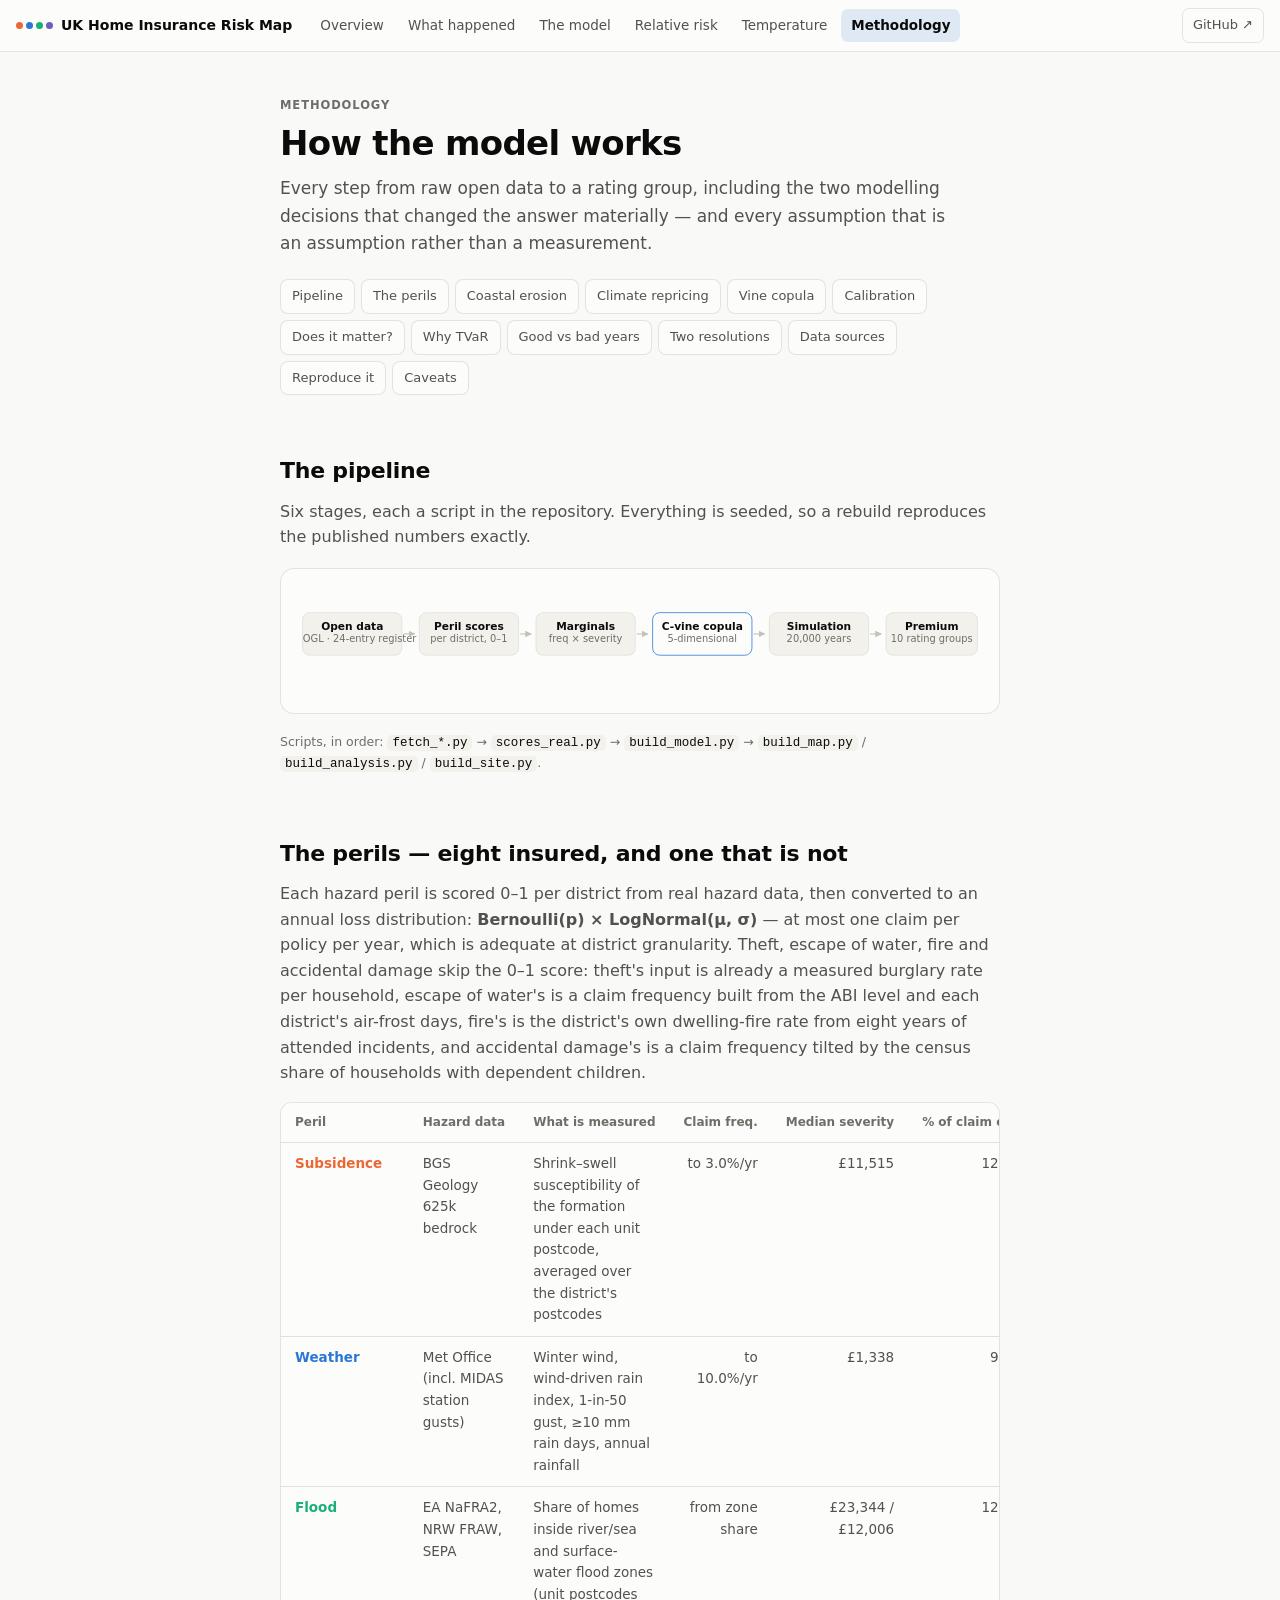
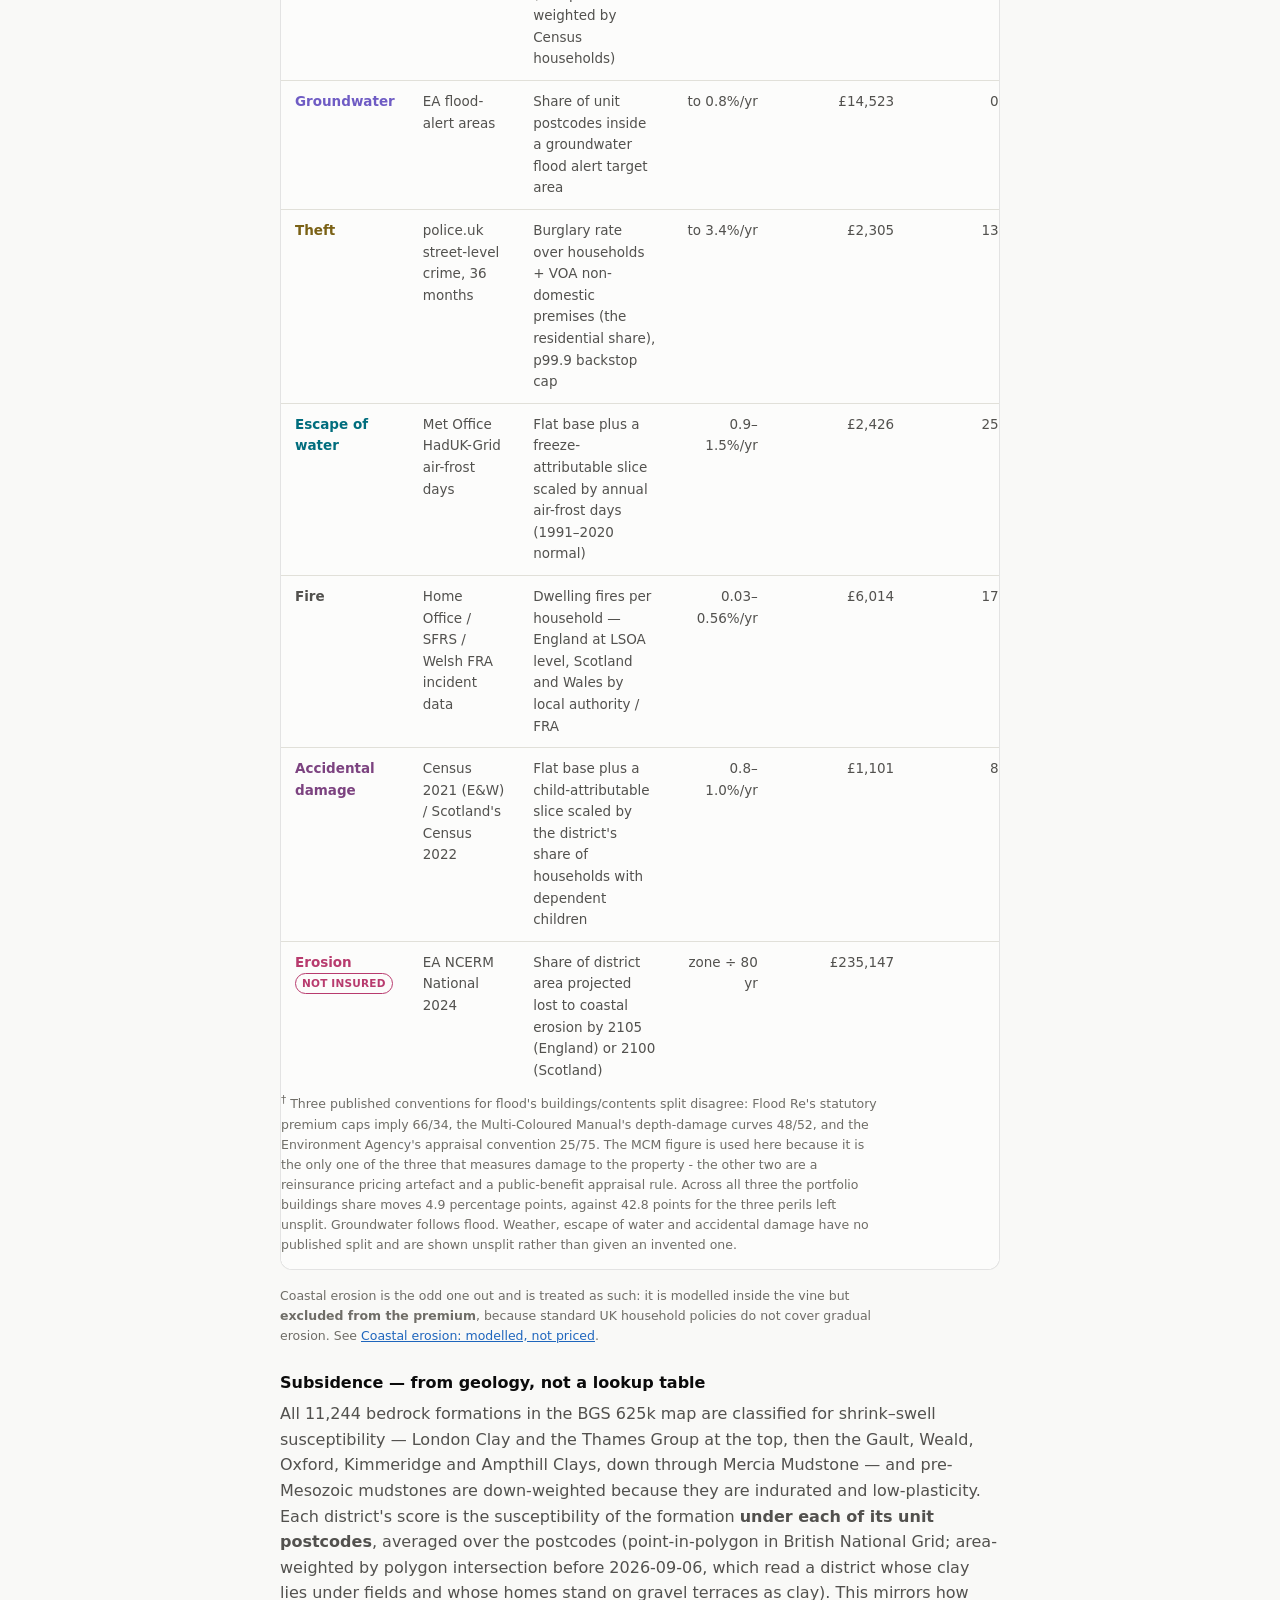
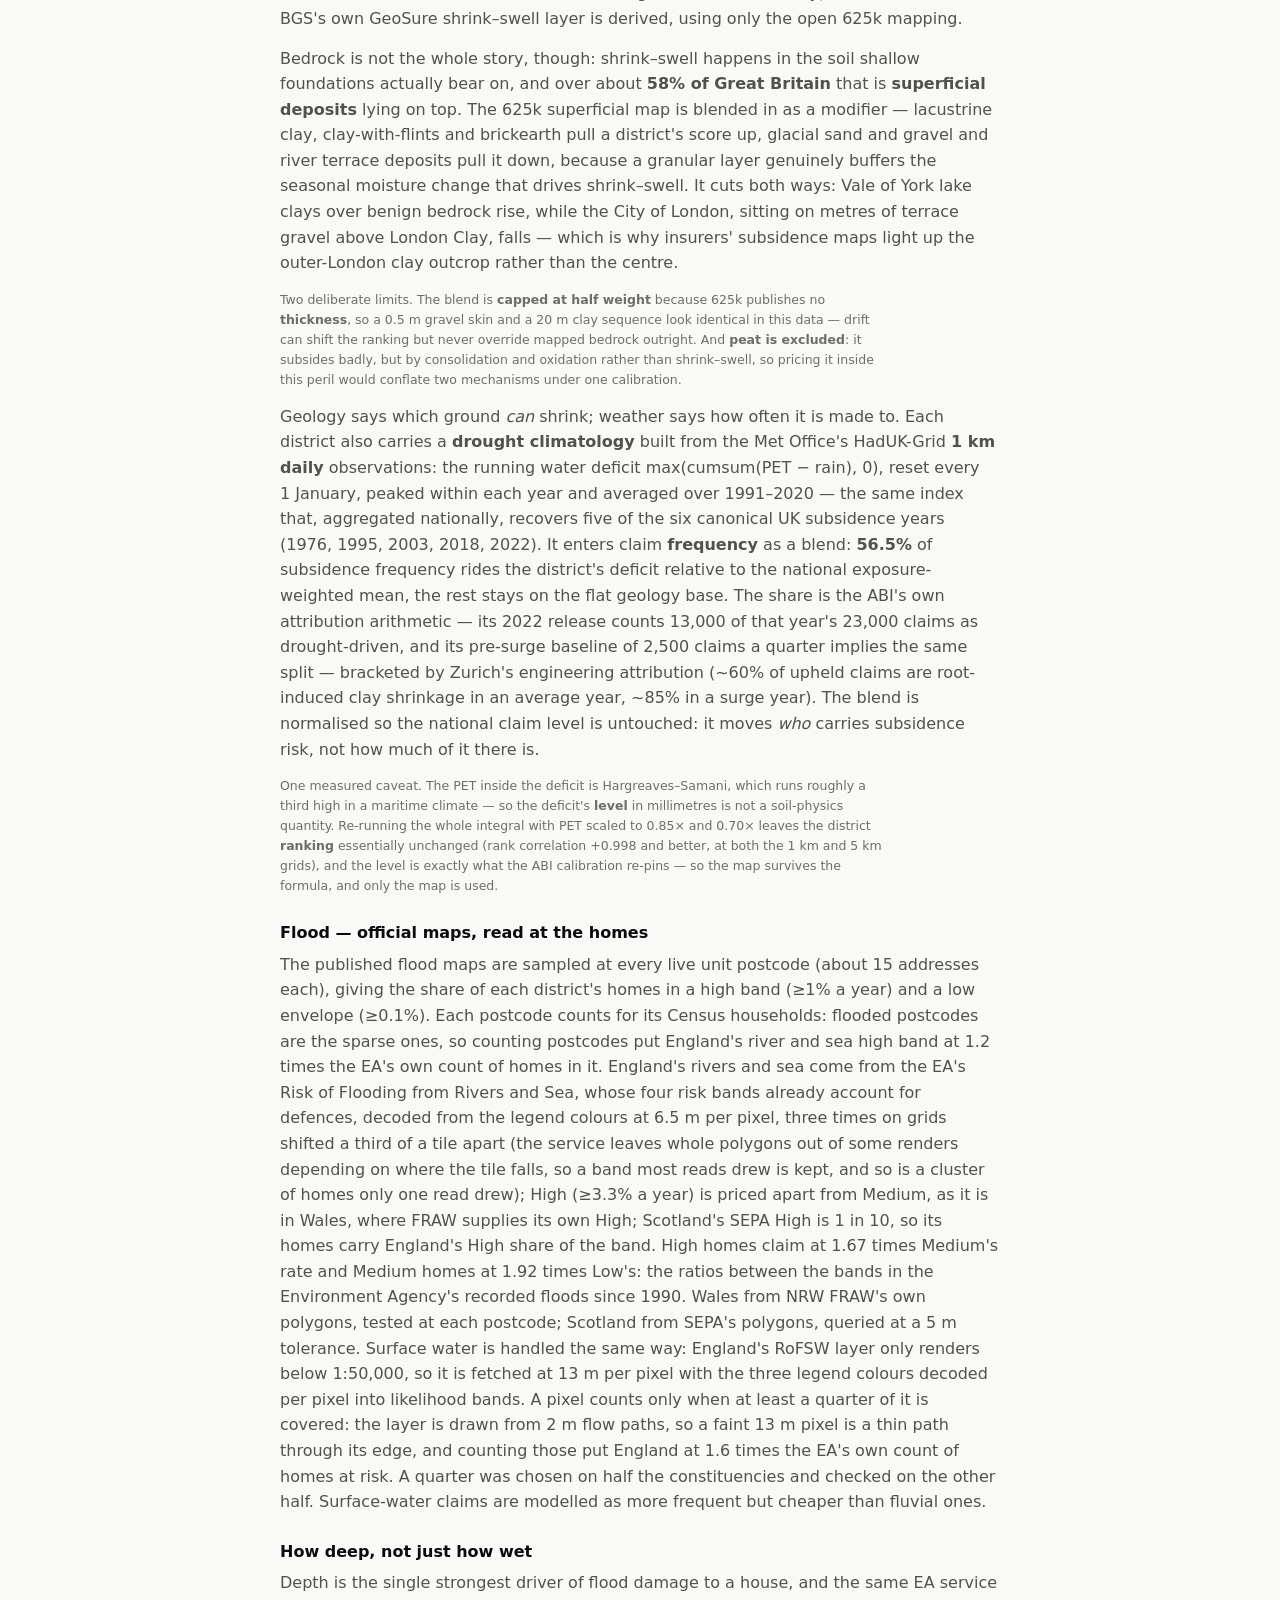
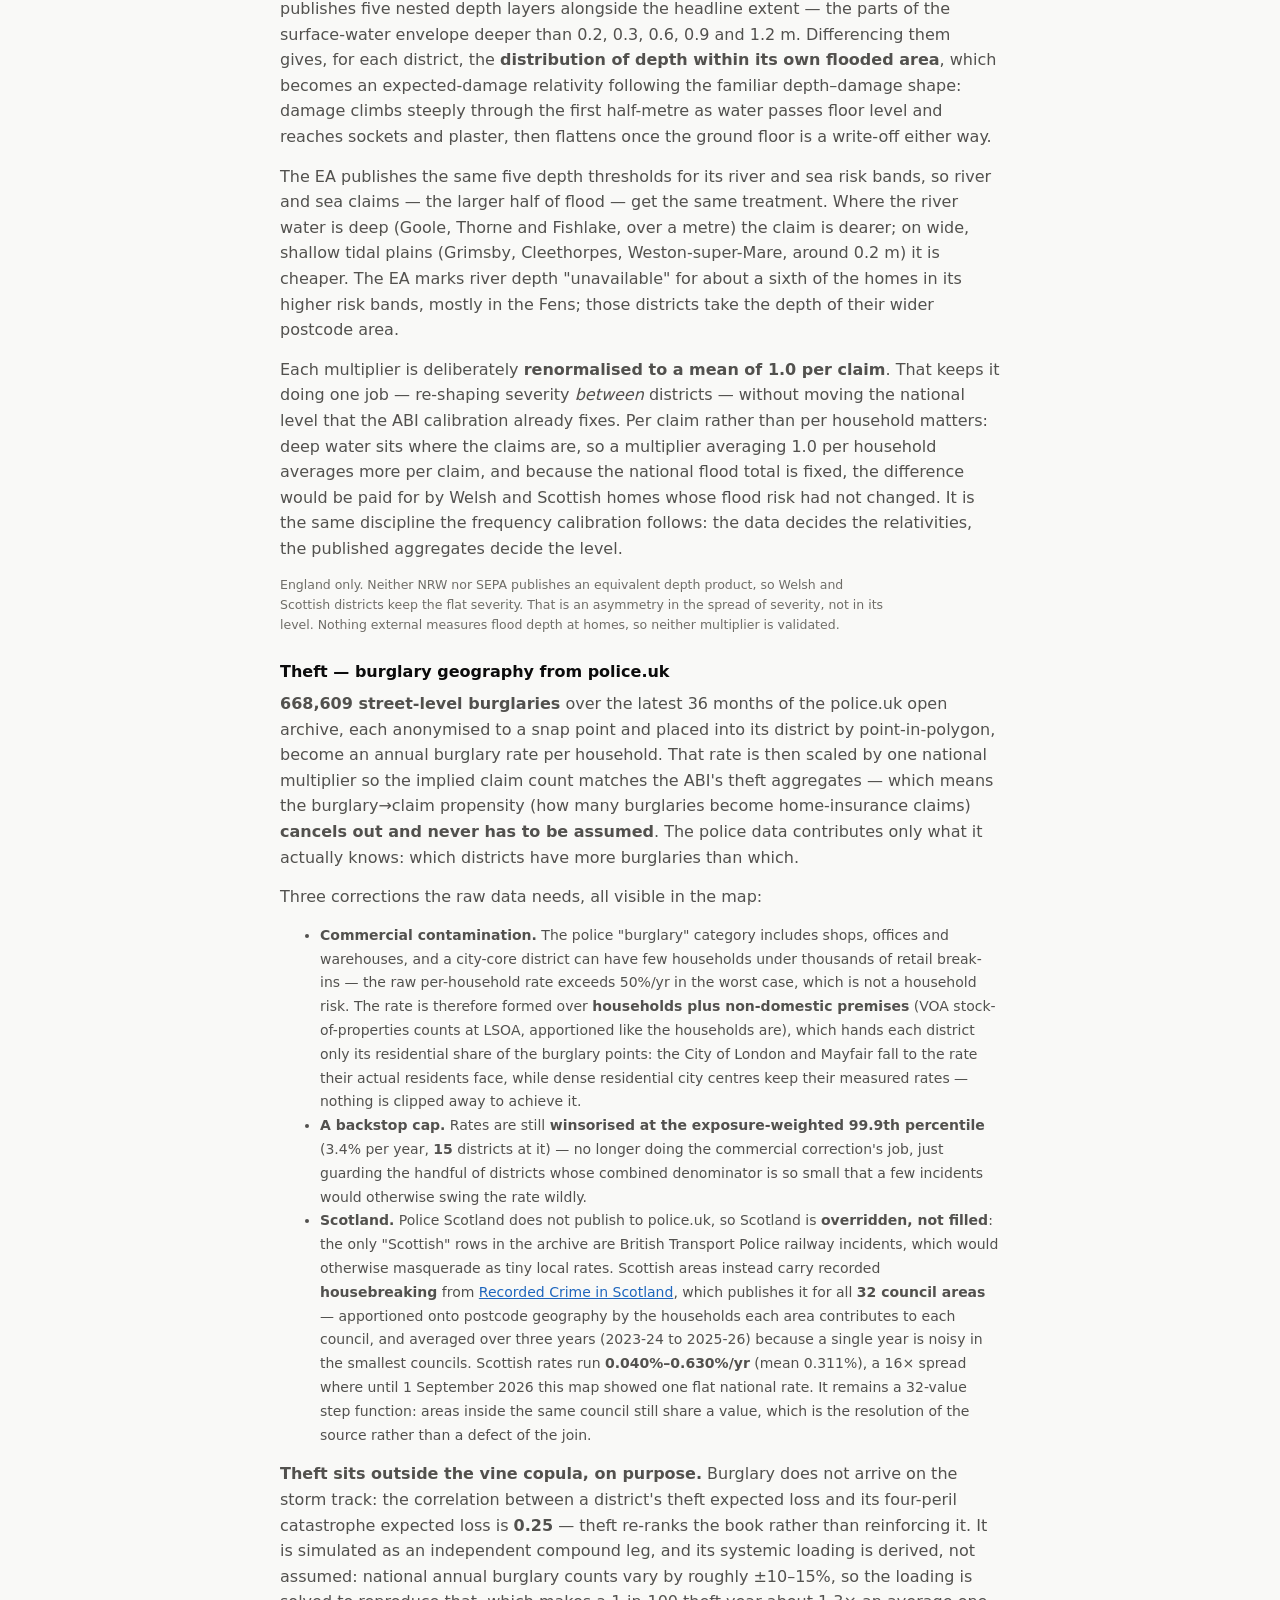
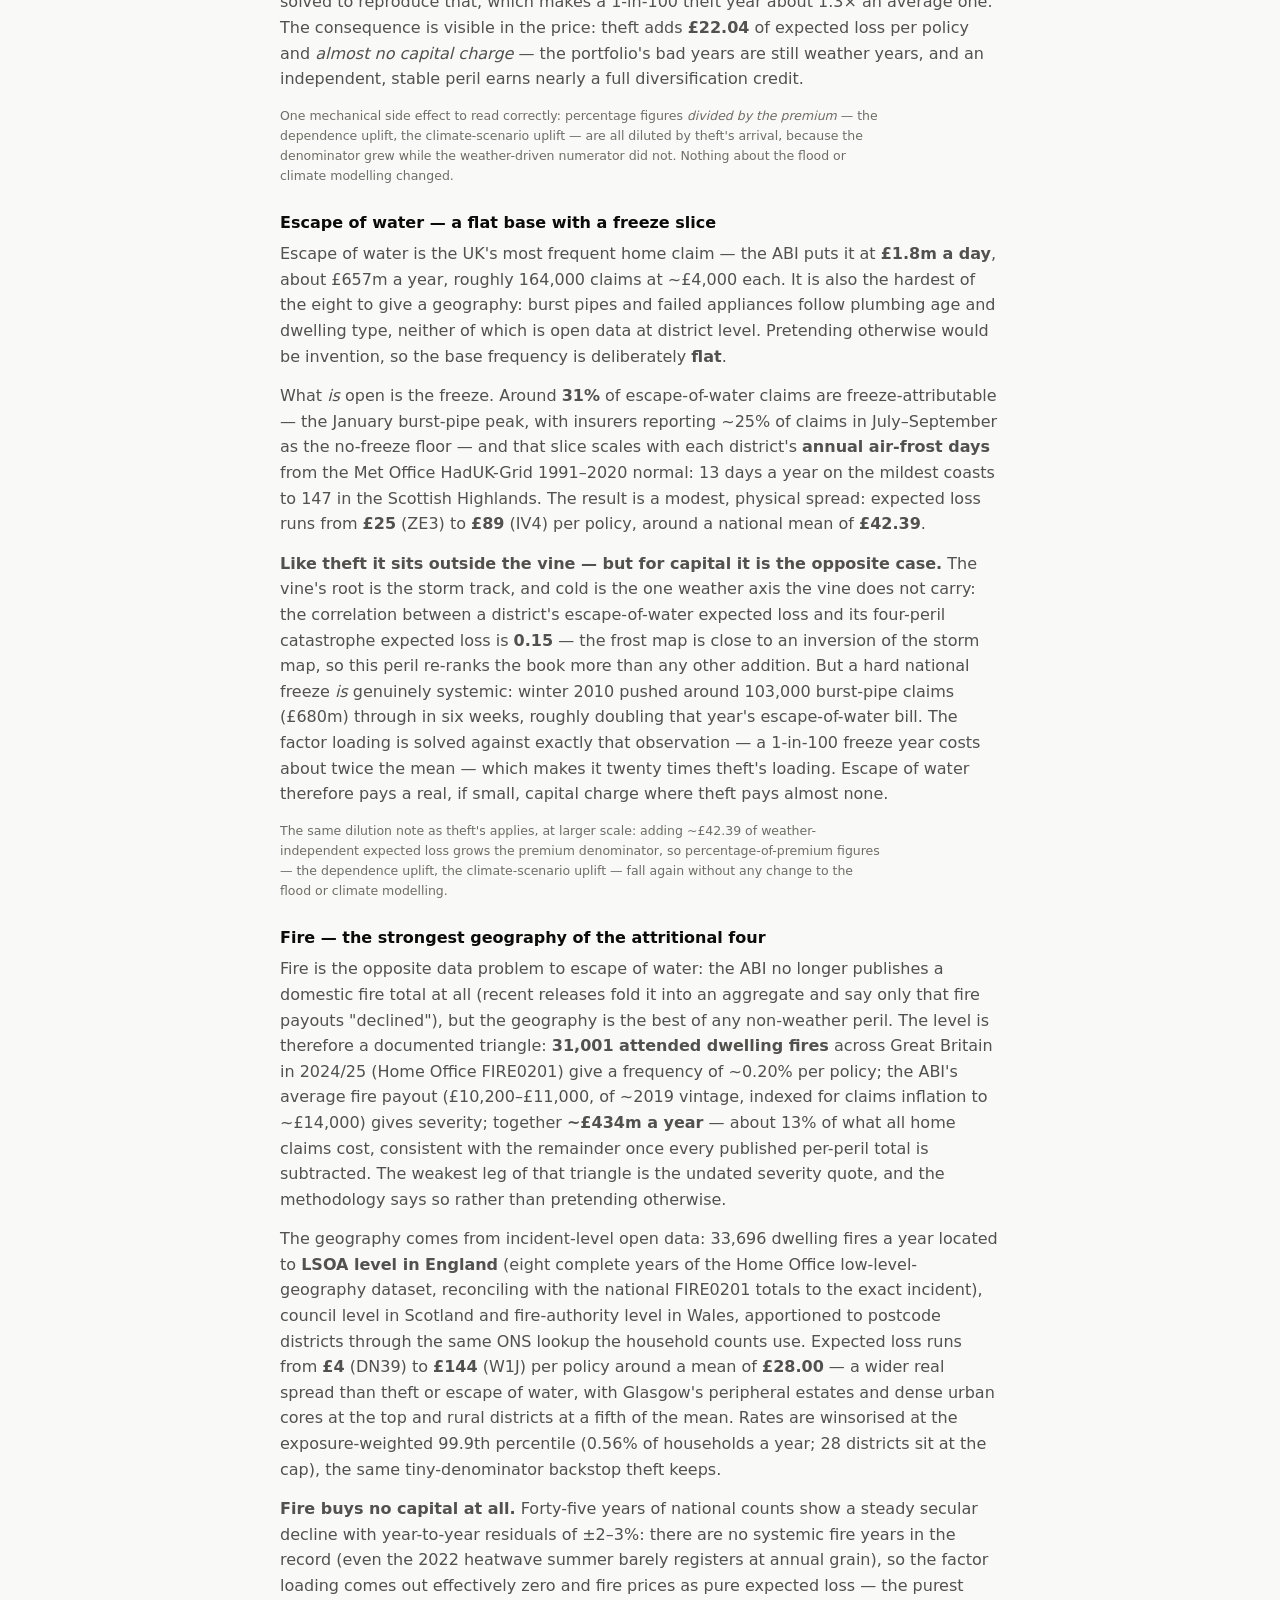
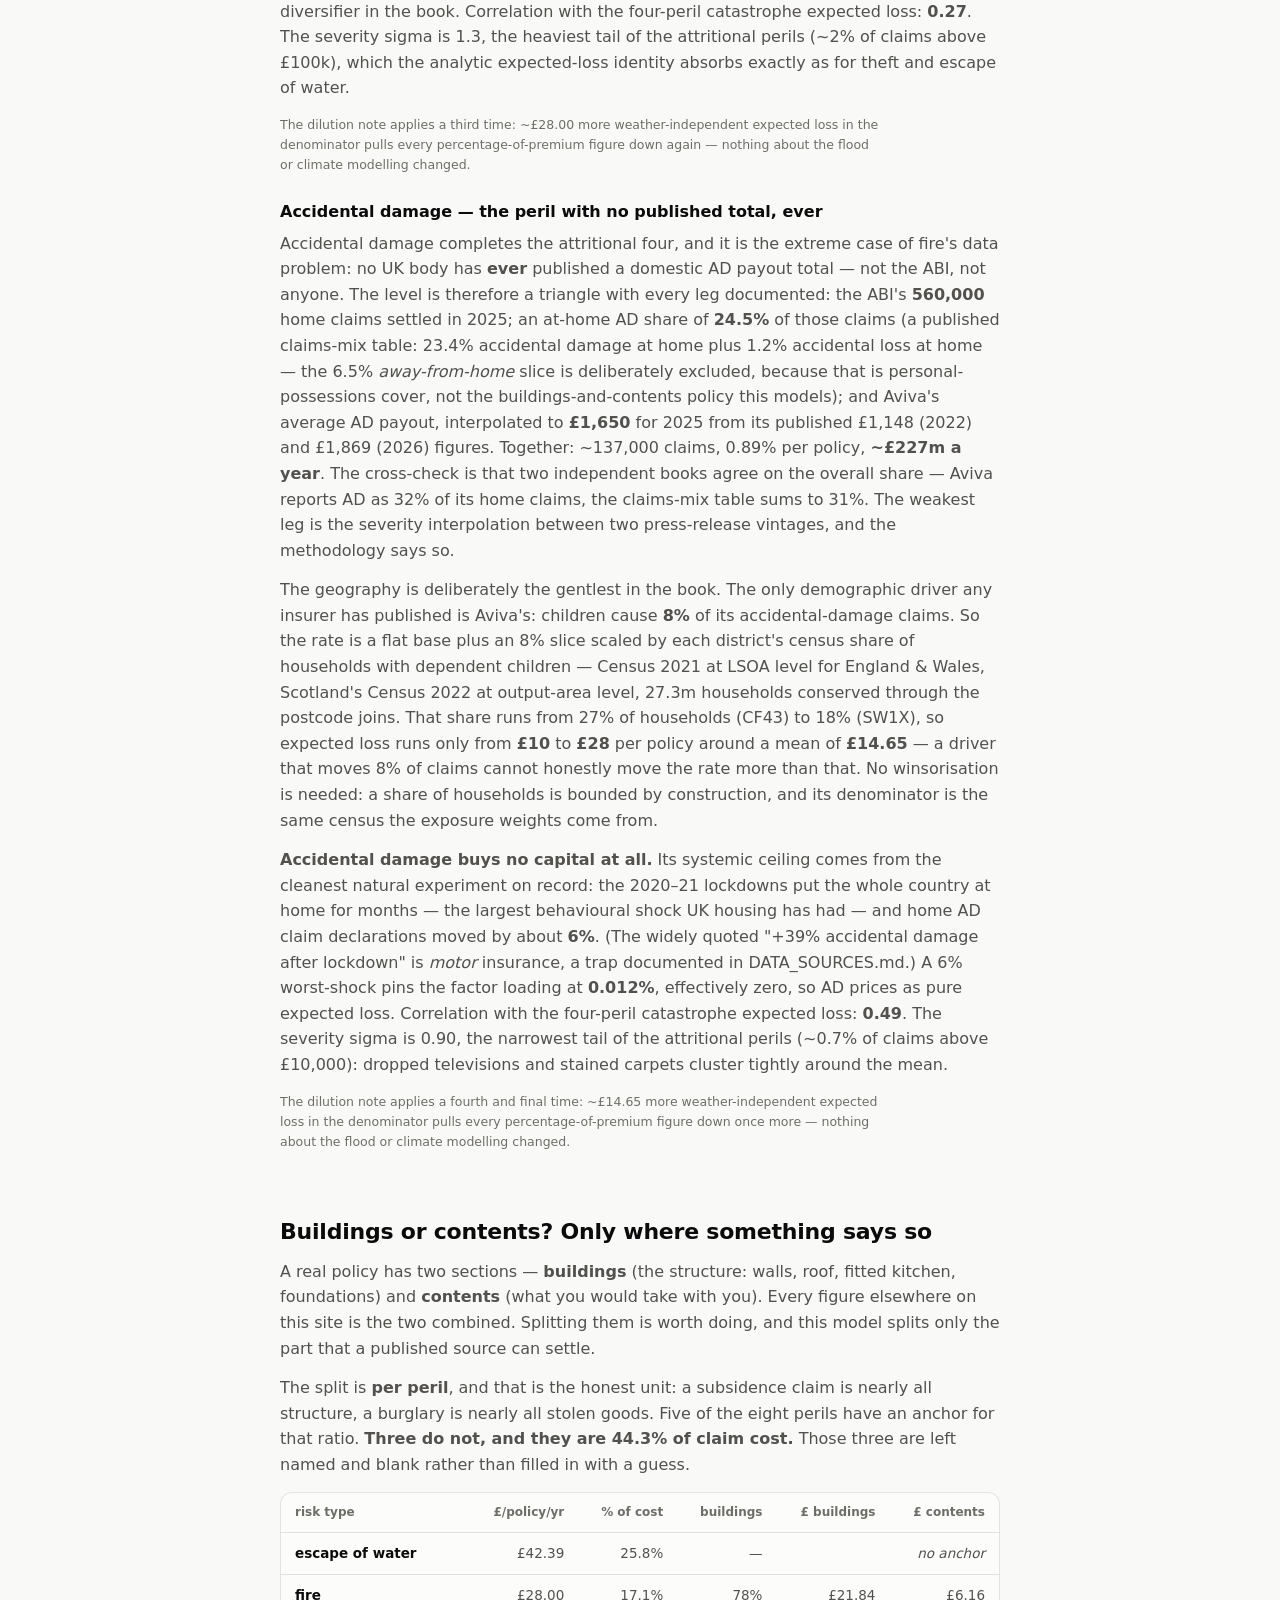
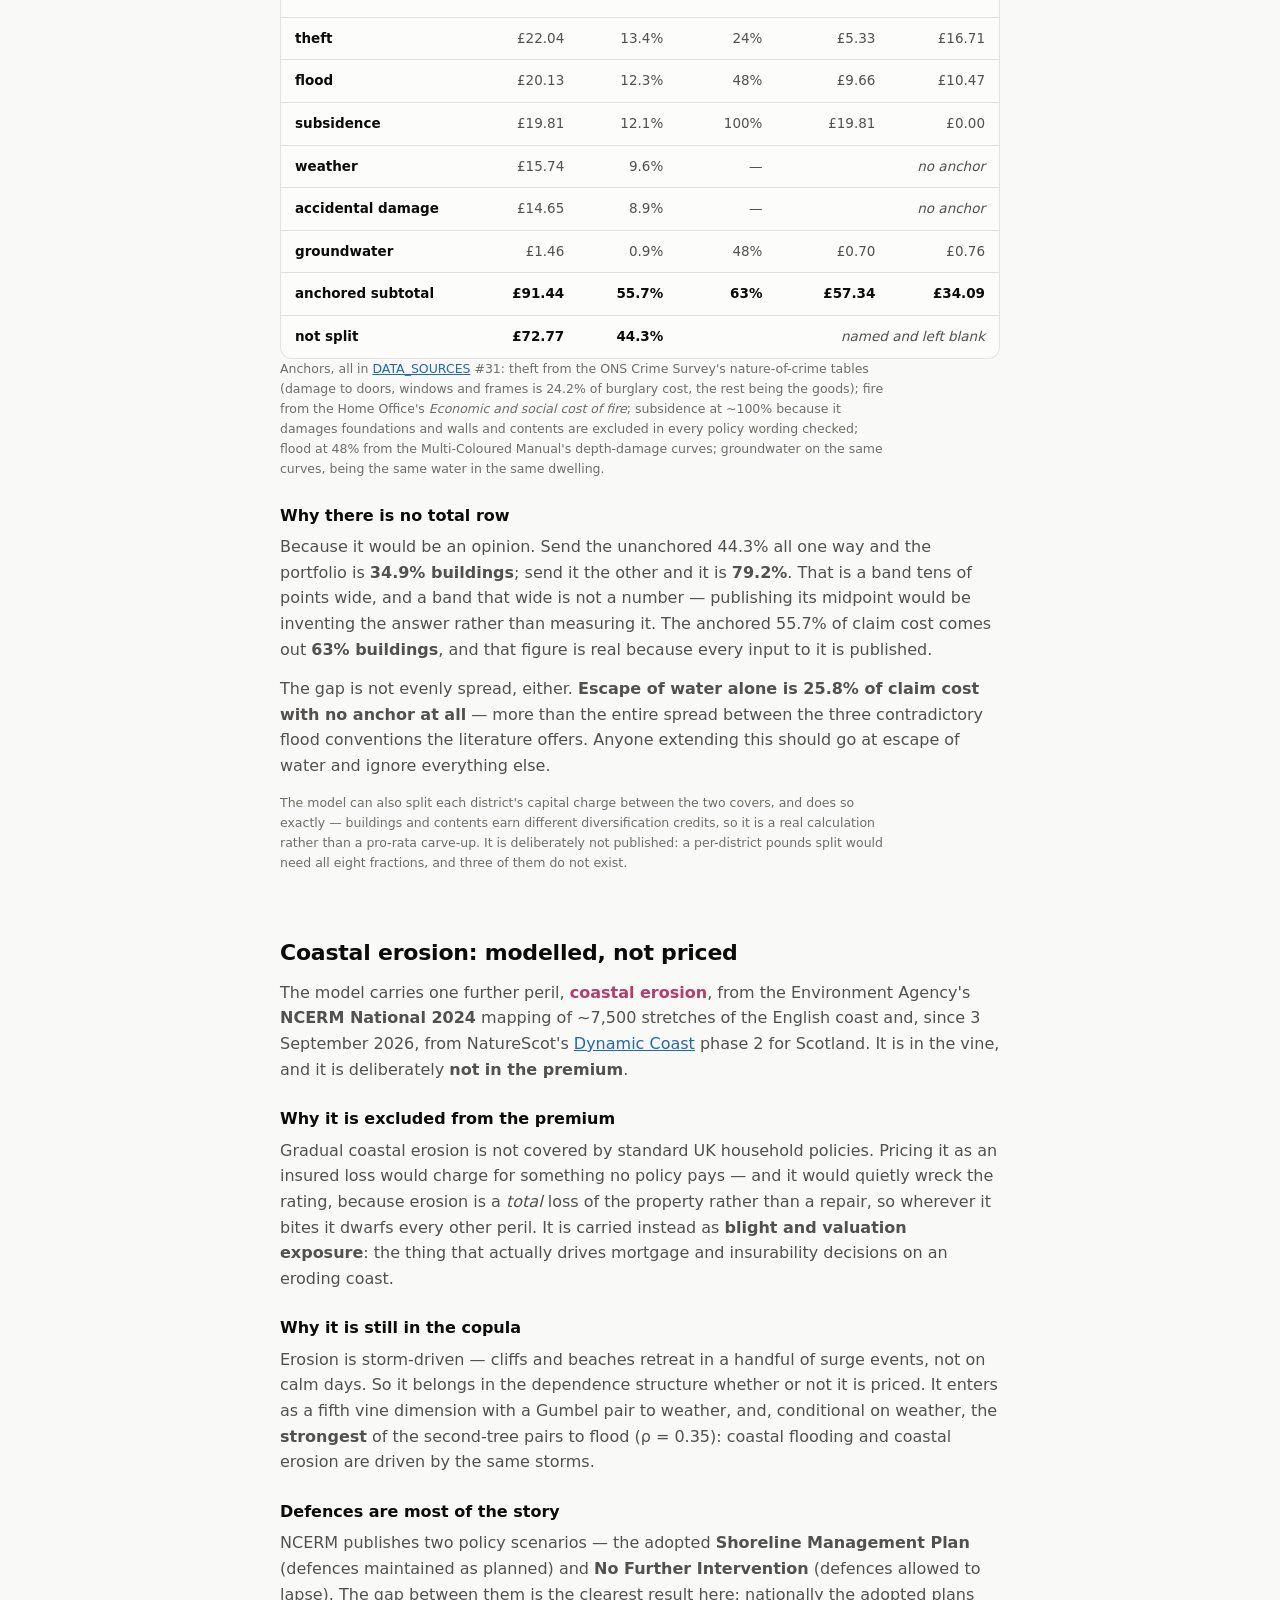
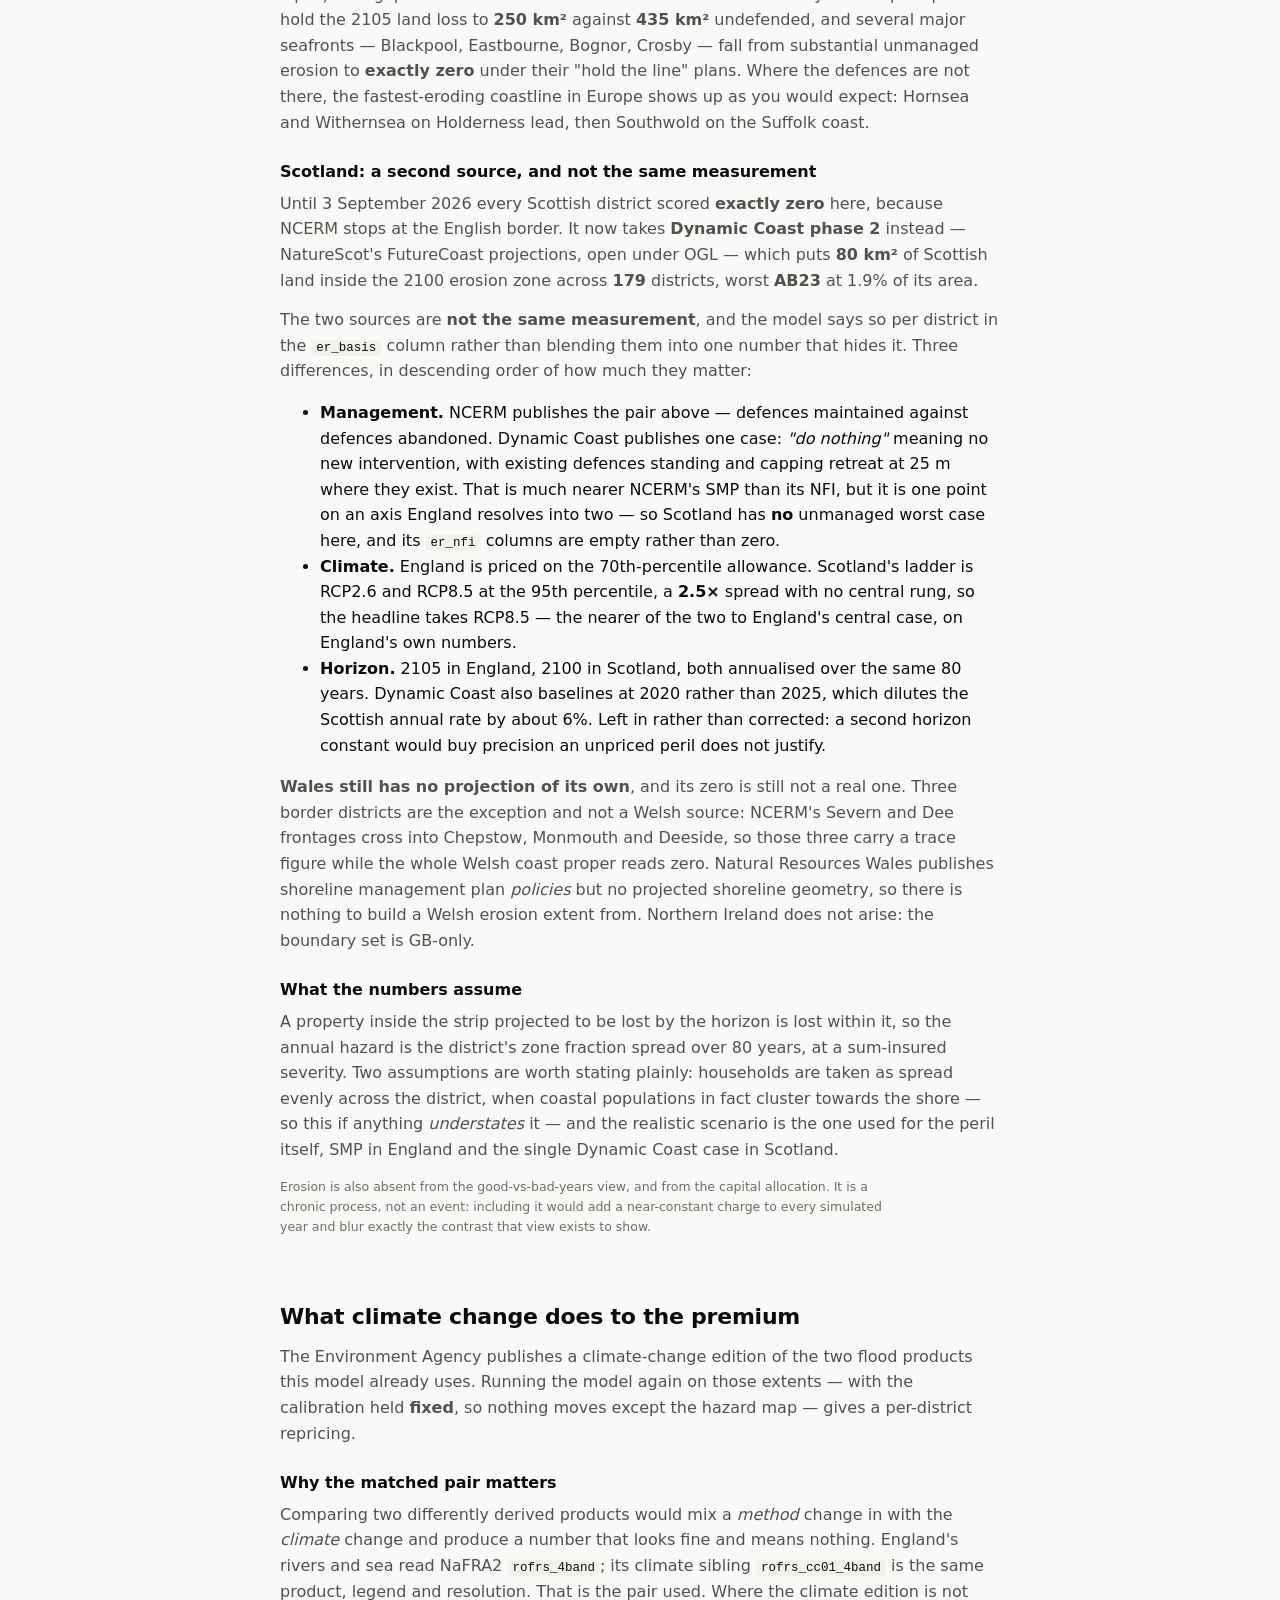
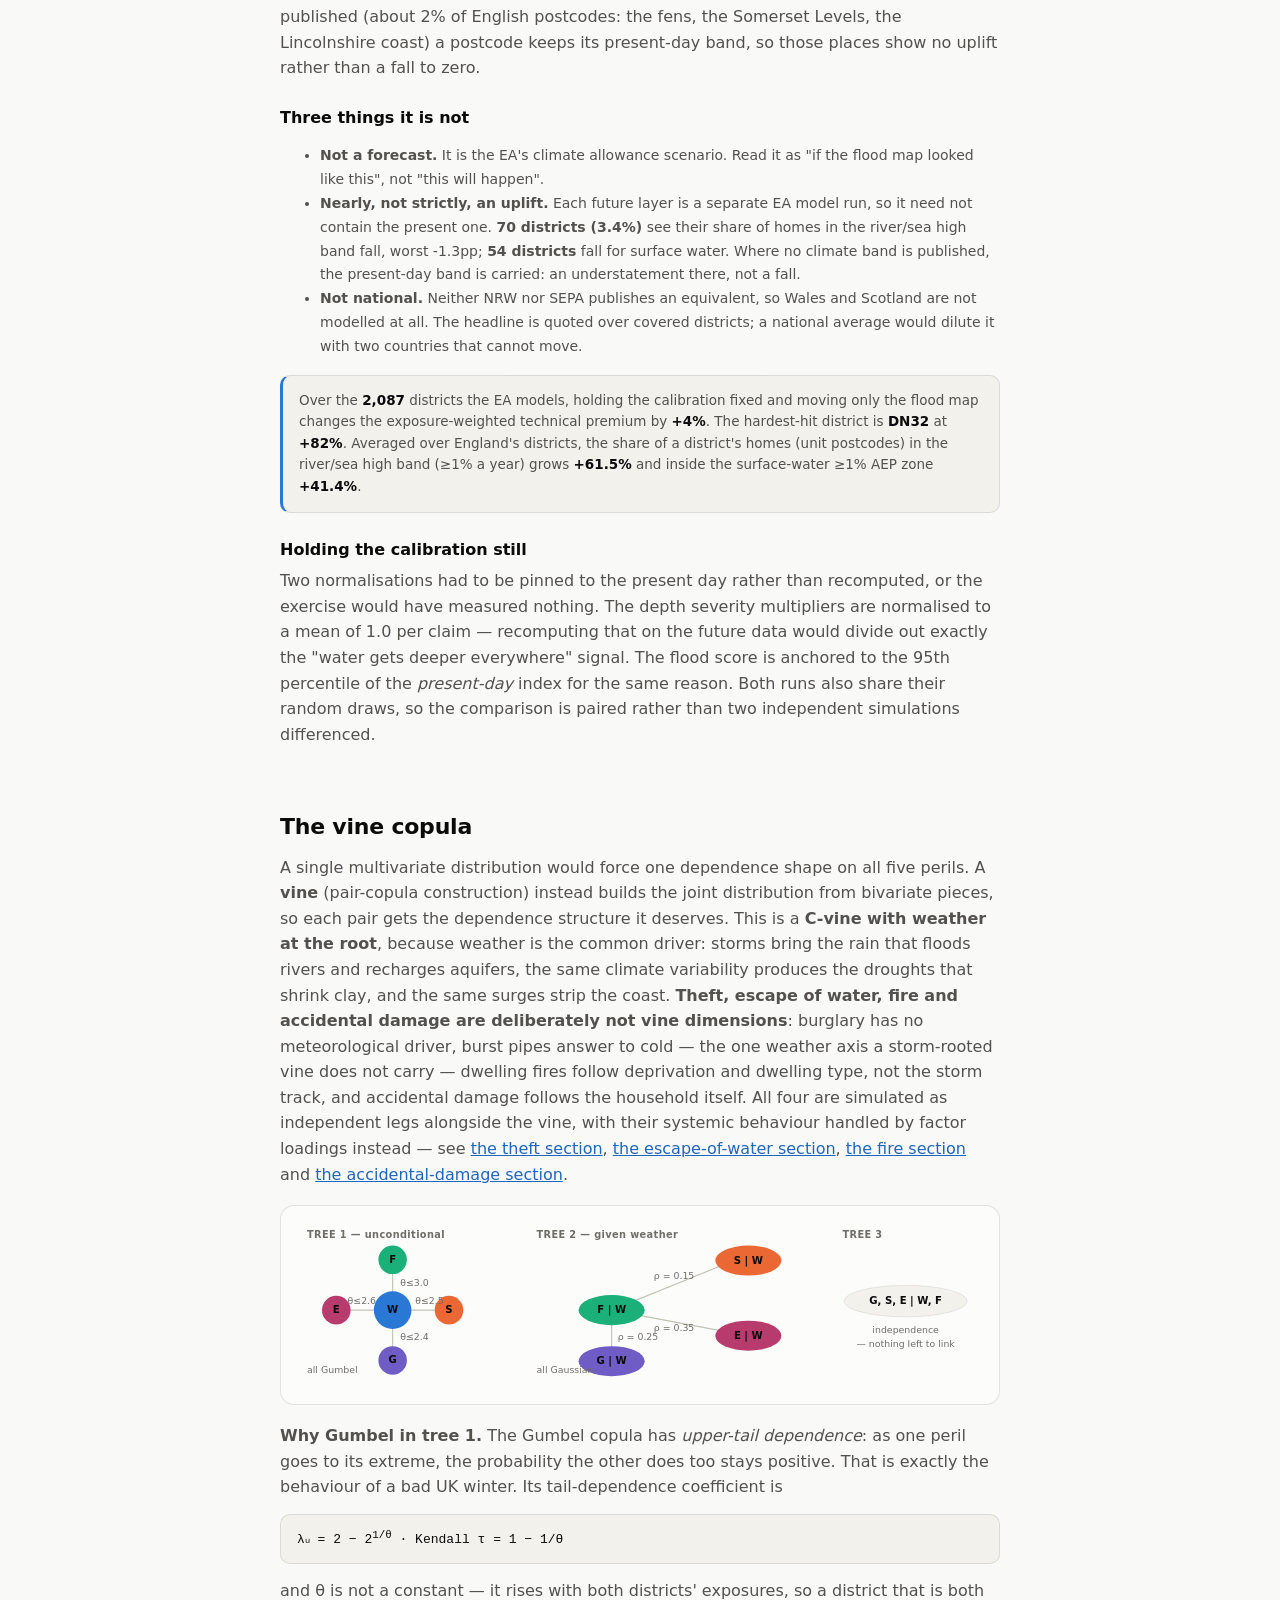
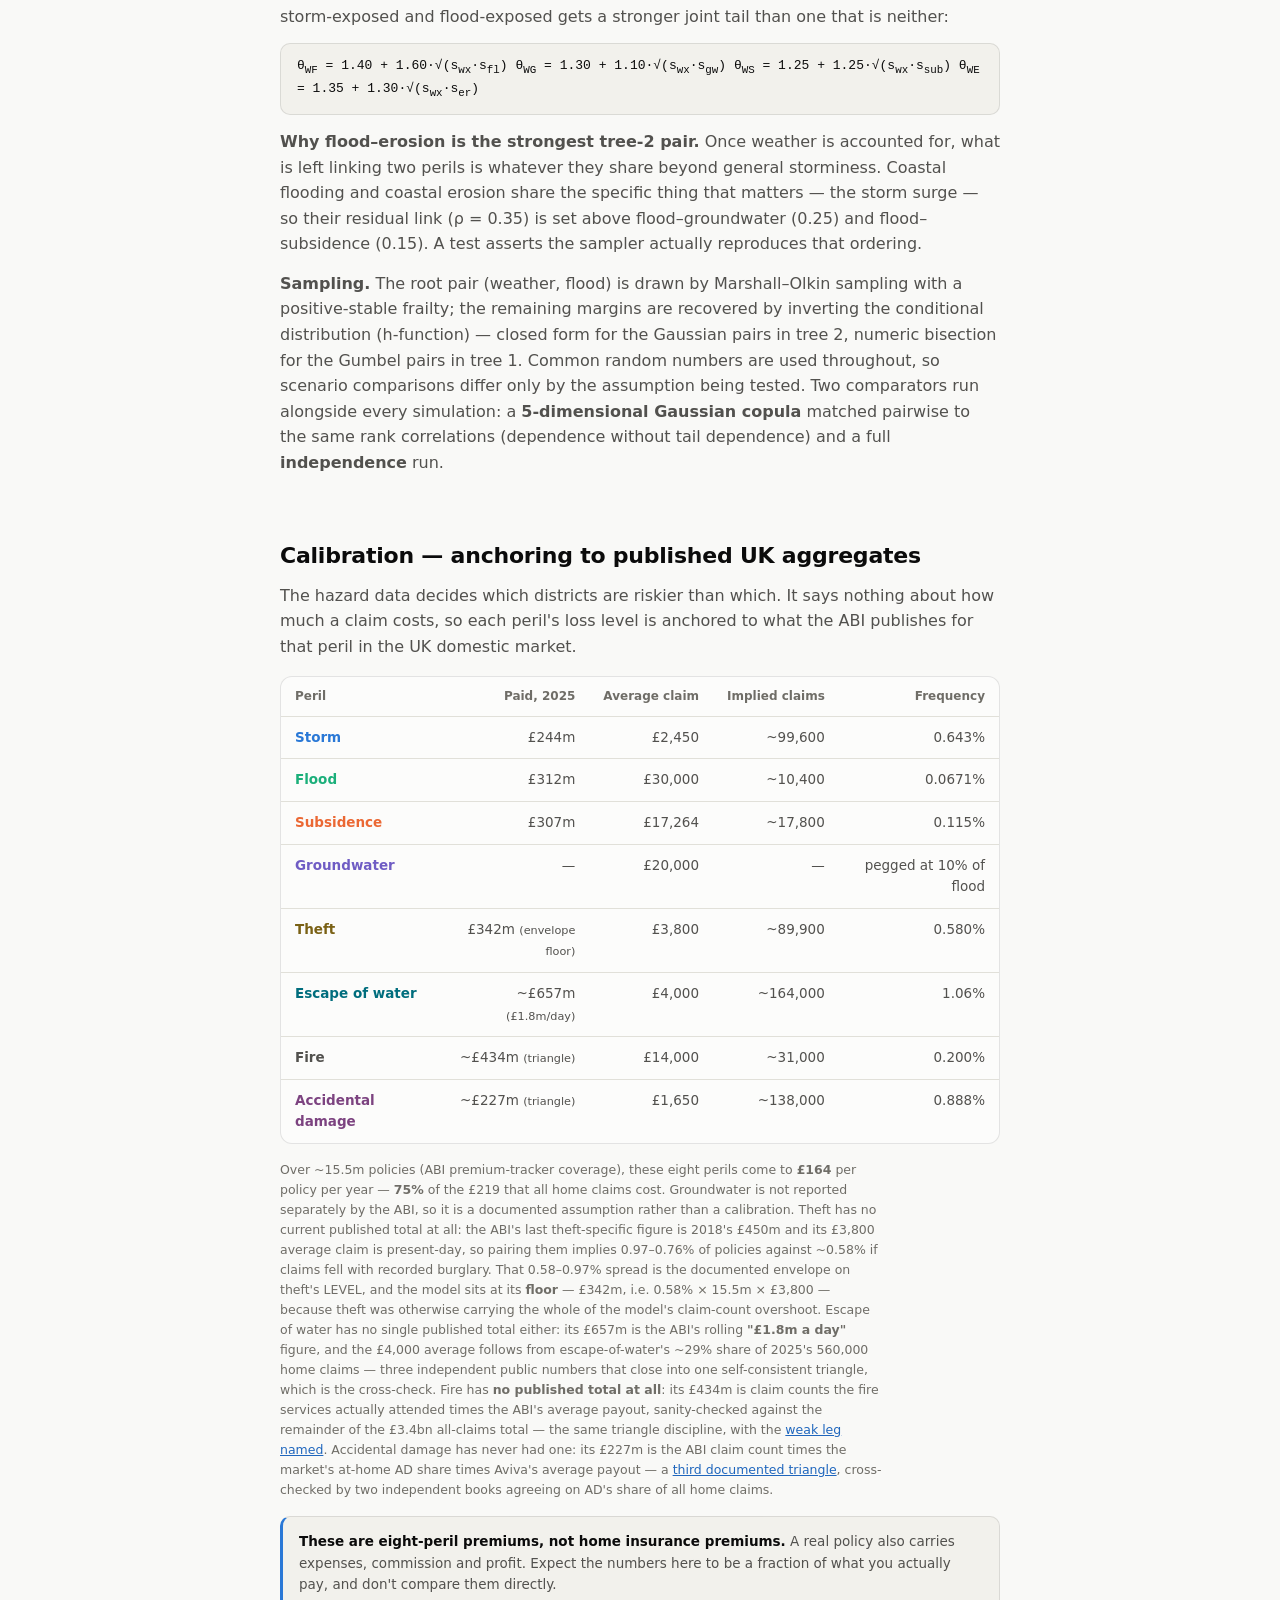
<file: docs/methodology.html>
<!DOCTYPE html>
<html lang="en-GB">
<head>
<meta charset="utf-8">
<meta name="viewport" content="width=device-width, initial-scale=1">
<title>Methodology — UK Home Insurance Risk Map</title>
<link rel="stylesheet" href="assets/site.css">
<link rel="icon" type="image/svg+xml" href="assets/favicon.svg">
<link rel="icon" type="image/png" sizes="32x32" href="assets/favicon-32.png">
<link rel="apple-touch-icon" sizes="180x180" href="assets/apple-touch-icon.png">
<meta name="description" content="How the peril scores are built from open data, how the 5-dim C-vine joins them, why coastal erosion is modelled but not priced, why the measure is TVaR, and how to reproduce it all.">
<meta property="og:type" content="website">
<meta property="og:site_name" content="UK Home Insurance Risk Map">
<meta property="og:title" content="Methodology — UK Home Insurance Risk Map">
<meta property="og:description" content="How the peril scores are built from open data, how the 5-dim C-vine joins them, why coastal erosion is modelled but not priced, why the measure is TVaR, and how to reproduce it all.">
<meta property="og:url" content="https://smcode-source.github.io/uk-home-insurance-risk-map/methodology.html">
<meta property="og:image" content="https://smcode-source.github.io/uk-home-insurance-risk-map/assets/social.png">
<meta property="og:image:width" content="1200">
<meta property="og:image:height" content="630">
<meta property="og:image:alt" content="Choropleth of Great Britain shaded by home-insurance rating group, with the title UK Home Insurance Risk Map">
<meta name="twitter:card" content="summary_large_image">
<meta name="twitter:title" content="Methodology — UK Home Insurance Risk Map">
<meta name="twitter:description" content="How the peril scores are built from open data, how the 5-dim C-vine joins them, why coastal erosion is modelled but not priced, why the measure is TVaR, and how to reproduce it all.">
<meta name="twitter:image" content="https://smcode-source.github.io/uk-home-insurance-risk-map/assets/social.png">
<style>
  .toc { display: flex; gap: 6px; flex-wrap: wrap; margin: 22px 0 0; }
  .toc a {
    font-size: 13px; text-decoration: none; color: var(--ink-2);
    border: 1px solid var(--border); background: var(--surface-1);
    border-radius: 8px; padding: 6px 11px;
  }
  .toc a:hover { border-color: var(--axis); color: var(--ink-1); }
  section.doc { padding: 40px 0 8px; scroll-margin-top: 64px; }
  section.doc > h2 { margin-bottom: 10px; }
  .formula {
    background: var(--surface-2); border: 1px solid var(--border);
    border-radius: 10px; padding: 12px 16px; margin: 14px 0;
    font-family: ui-monospace, SFMono-Regular, Menlo, Consolas, monospace;
    font-size: 13px; color: var(--ink-1); overflow-x: auto;
  }
  .diagram-card {
    background: var(--surface-1); border: 1px solid var(--border);
    border-radius: 14px; padding: 20px; margin: 18px 0;
  }
  /* Diagram type is sized for its RENDERED size, not its viewBox size.
     A fixed viewBox scales text down with everything else: at the content
     column's ~0.75 scale a 10px label renders at 7.5px, and on a phone at
     ~0.34 it rendered at 3.4px — measured, and guarded by the layout tests.
     So: fonts big enough to survive the desktop scale, and below 640px the
     diagrams restack (vertical pipeline, vine panels stacked) instead of
     shrinking. */
  .node-label { font-size: 13.5px; fill: var(--ink-1); font-weight: 600; }
  .edge-label { font-size: 12.5px; fill: var(--ink-muted); }
  .tree-title { font-size: 13px; fill: var(--ink-muted); font-weight: 600; letter-spacing: .04em; }
  .step-label { font-size: 13.5px; fill: var(--ink-1); font-weight: 600; }
  .step-sub { font-size: 12.5px; fill: var(--ink-muted); }
  /* districts-vs-sectors figure: two panels of the same ground */
  .res-figure { display: flex; gap: 14px; align-items: flex-start; }
  .res-figure svg { display: block; width: 100%; height: auto; flex: 1 1 0; }
  .panel-title { font-size: 13px; fill: var(--ink-1); font-weight: 650; }
  .focus-label { font-size: 12.5px; fill: var(--ink-1); font-weight: 700; }
  @media (max-width: 640px) {
    /* stack, and reset the row's flex-basis - in a column it applies to
       HEIGHT and collapses each panel to nothing (learned on the vine) */
    .res-figure { flex-direction: column; align-items: center; }
    .res-figure svg { flex: 0 0 auto; max-width: 330px; }
  }
  .diagram-v { display: none; }
  .vine-row { display: flex; gap: 16px; align-items: flex-start; }
  .vine-row svg { display: block; height: auto; width: 100%; }
  /* flex-grow proportional to each panel's viewBox width, so all three
     panels render at the SAME scale side by side */
  .vine-row .vine-t1 { flex: 270 1 0; }
  .vine-row .vine-t2 { flex: 386 1 0; }
  .vine-row .vine-t3 { flex: 204 1 0; }
  @media (max-width: 640px) {
    /* svg.diagram in site.css sets display:block at (0,1,1); a bare
       .diagram-h at (0,1,0) loses to it, so match the element too */
    svg.diagram-h { display: none; }
    .diagram-v { display: block; max-width: 250px; margin: 0 auto; }
    .vine-row { flex-direction: column; gap: 4px; align-items: center; }
    /* stacked: the row layout's flex-basis 0 now applies to HEIGHT and
       collapses every panel to zero (measured), so reset it — then cap
       each panel near its native size so the type does not balloon */
    .vine-row .vine-t1 { flex: 0 0 auto; width: 100%; max-width: 280px; }
    .vine-row .vine-t2 { flex: 0 0 auto; width: 100%; max-width: 390px; }
    .vine-row .vine-t3 { flex: 0 0 auto; width: 100%; max-width: 215px; }
  }
</style>
</head>
<body>
<nav class="site-nav"><a class="brand" href="index.html"><span class="dots"><i style="background:var(--sub)"></i><i style="background:var(--wx)"></i><i style="background:var(--fl)"></i><i style="background:var(--gw)"></i></span><span class="txt">UK Home Insurance Risk Map</span></a><a class="navlink" href="index.html">Overview</a><a class="navlink" href="years.html"><span class="nav-full">What happened</span><span class="nav-short">History</span></a><a class="navlink" href="map.html"><span class="nav-full">The model</span><span class="nav-short">Model</span></a><a class="navlink" href="relative.html"><span class="nav-full">Relative risk</span><span class="nav-short">Relative</span></a><a class="navlink" href="temperature.html"><span class="nav-full">Temperature</span><span class="nav-short">Temp</span></a><a class="navlink" href="methodology.html" aria-current="page"><span class="nav-full">Methodology</span><span class="nav-short">Method</span></a><span class="spacer"></span><a class="ghlink" href="https://github.com/SMcode-source/uk-home-insurance-risk-map">GitHub ↗</a></nav>

<div class="wrap narrow">

  <section class="hero" style="padding:44px 0 18px">
    <div class="eyebrow">Methodology</div>
    <h1 style="font-size:clamp(26px,4vw,34px)">How the model works</h1>
    <p class="lede">Every step from raw open data to a rating group, including the two
    modelling decisions that changed the answer materially — and every assumption that is
    an assumption rather than a measurement.</p>
    <div class="toc">
      <a href="#pipeline">Pipeline</a>
      <a href="#perils">The perils</a>
      <a href="#erosion">Coastal erosion</a>
      <a href="#climate">Climate repricing</a>
      <a href="#vine">Vine copula</a>
      <a href="#calibration">Calibration</a>
      <a href="#dependence-effect">Does it matter?</a>
      <a href="#tvar">Why TVaR</a>
      <a href="#years">Good vs bad years</a>
      <a href="#sectors">Two resolutions</a>
      <a href="#data">Data sources</a>
      <a href="#repro">Reproduce it</a>
      <a href="#caveats">Caveats</a>
    </div>
  </section>

  <section class="doc" id="pipeline">
    <h2>The pipeline</h2>
    <p>Six stages, each a script in the repository. Everything is seeded, so a rebuild
    reproduces the published numbers exactly.</p>
    <div class="diagram-card">
      <svg class="diagram diagram-h" viewBox="0 0 860 132" role="img" aria-label="Pipeline: open data to peril scores to marginals to vine copula to simulation to premium">
        <defs>
          <marker id="ar" viewBox="0 0 10 10" refX="9" refY="5" markerWidth="6" markerHeight="6" orient="auto">
            <path d="M0 0 L10 5 L0 10 z" fill="var(--axis)"/>
          </marker>
        </defs>
        <g>
          <rect x="2" y="30" width="126" height="54" rx="9" fill="var(--surface-2)" stroke="var(--border)"/>
          <text class="step-label" x="65" y="52" text-anchor="middle">Open data</text>
          <text class="step-sub" x="65" y="67" text-anchor="middle">all OGL · 24-entry register</text>

          <rect x="150" y="30" width="126" height="54" rx="9" fill="var(--surface-2)" stroke="var(--border)"/>
          <text class="step-label" x="213" y="52" text-anchor="middle">Peril scores</text>
          <text class="step-sub" x="213" y="67" text-anchor="middle">per district, 0–1</text>

          <rect x="298" y="30" width="126" height="54" rx="9" fill="var(--surface-2)" stroke="var(--border)"/>
          <text class="step-label" x="361" y="52" text-anchor="middle">Marginals</text>
          <text class="step-sub" x="361" y="67" text-anchor="middle">freq × severity</text>

          <rect x="446" y="30" width="126" height="54" rx="9" fill="var(--surface-1)" stroke="var(--accent)"/>
          <text class="step-label" x="509" y="52" text-anchor="middle">C-vine copula</text>
          <text class="step-sub" x="509" y="67" text-anchor="middle">5-dimensional</text>

          <rect x="594" y="30" width="126" height="54" rx="9" fill="var(--surface-2)" stroke="var(--border)"/>
          <text class="step-label" x="657" y="52" text-anchor="middle">Simulation</text>
          <text class="step-sub" x="657" y="67" text-anchor="middle">20,000 years</text>

          <rect x="742" y="30" width="116" height="54" rx="9" fill="var(--surface-2)" stroke="var(--border)"/>
          <text class="step-label" x="800" y="52" text-anchor="middle">Premium</text>
          <text class="step-sub" x="800" y="67" text-anchor="middle">10 rating groups</text>

          <g stroke="var(--axis)" stroke-width="1.4" marker-end="url(#ar)" fill="none">
            <path d="M130 57 h14"/><path d="M278 57 h14"/><path d="M426 57 h14"/>
            <path d="M574 57 h14"/><path d="M722 57 h14"/>
          </g>
        </g>
      </svg>
      <!-- Same pipeline, stacked, for narrow screens: at phone width the
           horizontal variant scales its type to ~34% (3.4px), which is not
           text any more. The two variants are toggled by CSS only. -->
      <svg class="diagram-v" viewBox="0 0 240 496" role="img" aria-label="Pipeline: open data to peril scores to marginals to vine copula to simulation to premium">
        <defs>
          <marker id="arv" viewBox="0 0 10 10" refX="9" refY="5" markerWidth="6" markerHeight="6" orient="auto">
            <path d="M0 0 L10 5 L0 10 z" fill="var(--axis)"/>
          </marker>
        </defs>
        <g>
          <rect x="25" y="4" width="190" height="54" rx="9" fill="var(--surface-2)" stroke="var(--border)"/>
          <text class="step-label" x="120" y="26" text-anchor="middle">Open data</text>
          <text class="step-sub" x="120" y="43" text-anchor="middle">all OGL · 24-entry register</text>

          <rect x="25" y="90" width="190" height="54" rx="9" fill="var(--surface-2)" stroke="var(--border)"/>
          <text class="step-label" x="120" y="112" text-anchor="middle">Peril scores</text>
          <text class="step-sub" x="120" y="129" text-anchor="middle">per district, 0–1</text>

          <rect x="25" y="176" width="190" height="54" rx="9" fill="var(--surface-2)" stroke="var(--border)"/>
          <text class="step-label" x="120" y="198" text-anchor="middle">Marginals</text>
          <text class="step-sub" x="120" y="215" text-anchor="middle">freq × severity</text>

          <rect x="25" y="262" width="190" height="54" rx="9" fill="var(--surface-1)" stroke="var(--accent)"/>
          <text class="step-label" x="120" y="284" text-anchor="middle">C-vine copula</text>
          <text class="step-sub" x="120" y="301" text-anchor="middle">5-dimensional</text>

          <rect x="25" y="348" width="190" height="54" rx="9" fill="var(--surface-2)" stroke="var(--border)"/>
          <text class="step-label" x="120" y="370" text-anchor="middle">Simulation</text>
          <text class="step-sub" x="120" y="387" text-anchor="middle">20,000 years</text>

          <rect x="25" y="434" width="190" height="54" rx="9" fill="var(--surface-2)" stroke="var(--border)"/>
          <text class="step-label" x="120" y="456" text-anchor="middle">Premium</text>
          <text class="step-sub" x="120" y="473" text-anchor="middle">10 rating groups</text>

          <g stroke="var(--axis)" stroke-width="1.4" marker-end="url(#arv)" fill="none">
            <path d="M120 62 v22"/><path d="M120 148 v22"/><path d="M120 234 v22"/>
            <path d="M120 320 v22"/><path d="M120 406 v22"/>
          </g>
        </g>
      </svg>
    </div>
    <p class="note">Scripts, in order: <code>fetch_*.py</code> → <code>scores_real.py</code> →
    <code>build_model.py</code> → <code>build_map.py</code> / <code>build_analysis.py</code> /
    <code>build_site.py</code>.</p>
  </section>

  <section class="doc" id="perils">
    <h2>The perils — eight insured, and one that is not</h2>
    <p>Each hazard peril is scored 0–1 per district from real hazard data, then converted
    to an annual loss distribution: <b>Bernoulli(p) × LogNormal(μ, σ)</b> — at most one
    claim per policy per year, which is adequate at district granularity. Theft,
    escape of water, fire and accidental damage skip the 0–1 score: theft's input is
    already a measured burglary rate per household, escape of water's is a claim
    frequency built from the ABI level and each district's air-frost days, fire's is
    the district's own dwelling-fire rate from eight years of attended incidents, and
    accidental damage's is a claim frequency tilted by the census share of households
    with dependent children.</p>

    <div class="tablewrap" style="margin:16px 0">
      <table class="data">
        <tr>
          <th>Peril</th><th>Hazard data</th><th>What is measured</th>
          <th class="num">Claim freq.</th><th class="num">Median severity</th>
          <th class="num">% of claim cost</th><th class="num">Buildings</th><th class="num">Contents</th>
        </tr>
        <tr>
          <td><strong style="color:var(--sub)">Subsidence</strong></td>
          <td>BGS Geology 625k bedrock</td>
          <td>Shrink–swell susceptibility of the formation under each unit postcode, averaged over the district's postcodes</td>
          <td class="num">to 3.0%/yr</td><td class="num">£11,515</td><td class="num">12.1%</td><td class="num">100%</td><td class="num">0%</td>
        </tr>
        <tr>
          <td><strong style="color:var(--wx)">Weather</strong></td>
          <td>Met Office (incl. MIDAS station gusts)</td>
          <td>Winter wind, wind-driven rain index, 1-in-50 gust, ≥10 mm rain days, annual rainfall</td>
          <td class="num">to 10.0%/yr</td><td class="num">£1,338</td><td class="num">9.6%</td><td class="num" colspan="2"><span class="pill">unsplit</span></td>
        </tr>
        <tr>
          <td><strong style="color:var(--fl)">Flood</strong></td>
          <td>EA NaFRA2, NRW FRAW, SEPA</td>
          <td>Share of homes inside river/sea and surface-water flood zones (unit postcodes weighted by Census households)</td>
          <td class="num">from zone share</td><td class="num">£23,344 / £12,006</td><td class="num">12.3%</td><td class="num">48%<sup>†</sup></td><td class="num">52%<sup>†</sup></td>
        </tr>
        <tr>
          <td><strong style="color:var(--gw)">Groundwater</strong></td>
          <td>EA flood-alert areas</td>
          <td>Share of unit postcodes inside a groundwater flood alert target area</td>
          <td class="num">to 0.8%/yr</td><td class="num">£14,523</td><td class="num">0.9%</td><td class="num">48%<sup>†</sup></td><td class="num">52%<sup>†</sup></td>
        </tr>
        <tr>
          <td><strong style="color:var(--th)">Theft</strong></td>
          <td>police.uk street-level crime, 36 months</td>
          <td>Burglary rate over households + VOA non-domestic premises (the residential share), p99.9 backstop cap</td>
          <td class="num">to 3.4%/yr</td><td class="num">£2,305</td><td class="num">13.4%</td><td class="num">24%</td><td class="num">76%</td>
        </tr>
        <tr>
          <td><strong style="color:var(--eow)">Escape of water</strong></td>
          <td>Met Office HadUK-Grid air-frost days</td>
          <td>Flat base plus a freeze-attributable slice scaled by annual air-frost days (1991–2020 normal)</td>
          <td class="num">0.9–1.5%/yr</td><td class="num">£2,426</td><td class="num">25.8%</td><td class="num" colspan="2"><span class="pill">unsplit</span></td>
        </tr>
        <tr>
          <td><strong style="color:var(--fire)">Fire</strong></td>
          <td>Home Office / SFRS / Welsh FRA incident data</td>
          <td>Dwelling fires per household — England at LSOA level, Scotland and Wales by local authority / FRA</td>
          <td class="num">0.03–0.56%/yr</td><td class="num">£6,014</td><td class="num">17.1%</td><td class="num">78%</td><td class="num">22%</td>
        </tr>
        <tr>
          <td><strong style="color:var(--ad)">Accidental damage</strong></td>
          <td>Census 2021 (E&amp;W) / Scotland's Census 2022</td>
          <td>Flat base plus a child-attributable slice scaled by the district's share of households with dependent children</td>
          <td class="num">0.8–1.0%/yr</td><td class="num">£1,101</td><td class="num">8.9%</td><td class="num" colspan="2"><span class="pill">unsplit</span></td>
        </tr>
        <tr>
          <td><strong style="color:var(--er)">Erosion</strong> <span class="pill">not insured</span></td>
          <td>EA NCERM National 2024</td>
          <td>Share of district area projected lost to coastal erosion by 2105 (England) or 2100 (Scotland)</td>
          <td class="num">zone ÷ 80 yr</td><td class="num">£235,147</td><td class="num">—</td><td class="num">—</td><td class="num">—</td>
        </tr>
      </table>
      <p class="note"><sup>†</sup> Three published conventions for
      flood's buildings/contents split disagree: Flood Re's statutory
      premium caps imply 66/34, the Multi-Coloured Manual's depth-damage
      curves 48/52, and the Environment Agency's appraisal convention
      25/75. The MCM figure is used here because it is the only one of the
      three that measures damage to the property - the other two are a
      reinsurance pricing artefact and a public-benefit appraisal rule.
      Across all three the portfolio buildings share moves 4.9 percentage
      points, against 42.8 points for the three perils left unsplit.
      Groundwater follows flood. Weather, escape of water and accidental
      damage have no published split and are shown unsplit rather than
      given an invented one.</p>
    </div>
    <p class="note">Coastal erosion is the odd one out and is treated as such: it is
    modelled inside the vine but <b>excluded from the premium</b>, because standard UK
    household policies do not cover gradual erosion. See
    <a href="#erosion">Coastal erosion: modelled, not priced</a>.</p>

    <h3>Subsidence — from geology, not a lookup table</h3>
    <p>All 11,244 bedrock formations in the BGS 625k map are classified for shrink–swell
    susceptibility — London Clay and the Thames Group at the top, then the Gault, Weald,
    Oxford, Kimmeridge and Ampthill Clays, down through Mercia Mudstone — and pre-Mesozoic
    mudstones are down-weighted because they are indurated and low-plasticity. Each
    district's score is the susceptibility of the formation <b>under each of its unit
    postcodes</b>, averaged over the postcodes (point-in-polygon in British National Grid;
    area-weighted by polygon intersection before 2026-09-06, which read a district whose
    clay lies under fields and whose homes stand on gravel terraces as clay). This mirrors
    how BGS's own GeoSure shrink–swell layer is derived, using only the open 625k mapping.</p>
    <p>Bedrock is not the whole story, though: shrink–swell happens in the soil shallow
    foundations actually bear on, and over about <b>58% of Great Britain</b> that is
    <b>superficial deposits</b> lying on top. The 625k superficial map is blended in as a
    modifier — lacustrine clay, clay-with-flints and brickearth pull a district's score up,
    glacial sand and gravel and river terrace deposits pull it down, because a granular
    layer genuinely buffers the seasonal moisture change that drives shrink–swell. It cuts
    both ways: Vale of York lake clays over benign bedrock rise, while the City of London,
    sitting on metres of terrace gravel above London Clay, falls — which is why insurers'
    subsidence maps light up the outer-London clay outcrop rather than the centre.</p>
    <p class="note">Two deliberate limits. The blend is <b>capped at half weight</b> because
    625k publishes no <b>thickness</b>, so a 0.5 m gravel skin and a 20 m clay sequence look
    identical in this data — drift can shift the ranking but never override mapped bedrock
    outright. And <b>peat is excluded</b>: it subsides badly, but by consolidation and
    oxidation rather than shrink–swell, so pricing it inside this peril would conflate two
    mechanisms under one calibration.</p>
    <p>Geology says which ground <i>can</i> shrink; weather says how often it is made to.
    Each district also carries a <b>drought climatology</b> built from the Met Office's
    HadUK-Grid <b>1&nbsp;km daily</b> observations: the running water deficit
    max(cumsum(PET&nbsp;−&nbsp;rain),&nbsp;0), reset every 1&nbsp;January, peaked within each
    year and averaged over 1991–2020 — the same index that, aggregated nationally, recovers
    five of the six canonical UK subsidence years (1976, 1995, 2003, 2018, 2022). It enters
    claim <b>frequency</b> as a blend: <b>56.5%</b> of subsidence frequency rides the
    district's deficit relative to the national exposure-weighted mean, the rest stays on
    the flat geology base. The share is the ABI's own attribution arithmetic — its 2022
    release counts 13,000 of that year's 23,000 claims as drought-driven, and its pre-surge
    baseline of 2,500 claims a quarter implies the same split — bracketed by Zurich's
    engineering attribution (~60% of upheld claims are root-induced clay shrinkage in an
    average year, ~85% in a surge year). The blend is normalised so the national claim level
    is untouched: it moves <i>who</i> carries subsidence risk, not how much of it there
    is.</p>
    <p class="note">One measured caveat. The PET inside the deficit is Hargreaves–Samani,
    which runs roughly a third high in a maritime climate — so the deficit's <b>level</b> in
    millimetres is not a soil-physics quantity. Re-running the whole integral with PET
    scaled to 0.85× and 0.70× leaves the district <b>ranking</b> essentially unchanged
    (rank correlation +0.998 and better, at both the 1&nbsp;km and 5&nbsp;km grids), and the
    level is exactly what the ABI calibration re-pins — so the map survives the formula, and
    only the map is used.</p>

    <h3>Flood — official maps, read at the homes</h3>
    <p>The published flood maps are sampled at every live unit postcode (about 15 addresses
    each), giving the share of each district's homes in a high band (&ge;1% a year) and a
    low envelope (&ge;0.1%). Each postcode counts for its Census households: flooded postcodes
    are the sparse ones, so counting postcodes put England's river and sea high band at
    1.2 times the EA's own count of homes in it. England's rivers and sea come from the EA's Risk of Flooding from
    Rivers and Sea, whose four risk bands already account for defences, decoded from the
    legend colours at 6.5 m per pixel, three times on grids shifted a third of a tile apart
    (the service leaves whole polygons out of some renders depending on where the tile falls,
    so a band most reads drew is kept, and so is a cluster of homes only one read drew);
    High (&ge;3.3% a year) is priced apart from Medium, as it is in Wales, where FRAW supplies
    its own High; Scotland's SEPA High is 1 in 10, so its homes carry England's High share
    of the band. High homes claim at 1.67 times Medium's rate and Medium homes at 1.92 times
    Low's: the ratios between the bands in the Environment Agency's recorded floods since 1990. Wales from NRW FRAW's own polygons, tested at each
    postcode; Scotland from SEPA's polygons,
    queried at a 5 m tolerance. Surface water is handled the same way: England's RoFSW
    layer only renders below 1:50,000, so it is fetched at 13 m per pixel with the three
    legend colours decoded per pixel into likelihood bands. A pixel counts only when at
    least a quarter of it is covered: the layer is drawn from 2&nbsp;m flow paths, so a
    faint 13&nbsp;m pixel is a thin path through its edge, and counting those put England
    at 1.6 times the EA's own count of homes at risk. A quarter was chosen on half the
    constituencies and checked on the other half.
    Surface-water claims are modelled as more frequent but cheaper than fluvial ones.</p>

    <h3>How deep, not just how wet</h3>
    <p>Depth is the single strongest driver of flood damage to a house, and the same EA
    service publishes five nested depth layers alongside the headline extent —
    the parts of the surface-water envelope deeper than 0.2, 0.3, 0.6, 0.9 and 1.2 m.
    Differencing them gives, for each district, the <b>distribution of depth within its own
    flooded area</b>, which becomes an expected-damage relativity following the familiar
    depth–damage shape: damage climbs steeply through the first half-metre as water passes
    floor level and reaches sockets and plaster, then flattens once the ground floor is a
    write-off either way.</p>
    <p>The EA publishes the same five depth thresholds for its river and sea risk bands,
    so river and sea claims — the larger half of flood — get the same treatment. Where the
    river water is deep (Goole, Thorne and Fishlake, over a metre) the claim is dearer; on
    wide, shallow tidal plains (Grimsby, Cleethorpes, Weston-super-Mare, around 0.2&nbsp;m) it
    is cheaper. The EA marks river depth "unavailable" for about a sixth of the homes in its
    higher risk bands, mostly in the Fens; those districts take the depth of their wider
    postcode area.</p>
    <p>Each multiplier is deliberately <b>renormalised to a mean of 1.0 per claim</b>. That
    keeps it doing one job — re-shaping severity <em>between</em> districts — without moving
    the national level that the ABI calibration already fixes. Per claim rather than per
    household matters: deep water sits where the claims are, so a multiplier averaging 1.0
    per household averages more per claim, and because the national flood total is fixed,
    the difference would be paid for by Welsh and Scottish homes whose flood risk had not
    changed. It is the same discipline the frequency calibration follows: the data decides
    the relativities, the published aggregates decide the level.</p>
    <p class="note">England only. Neither NRW nor SEPA publishes an equivalent depth
    product, so Welsh and Scottish districts keep the flat severity. That is an asymmetry in
    the spread of severity, not in its level. Nothing external measures flood depth at
    homes, so neither multiplier is validated.</p>

    <h3 id="theft">Theft — burglary geography from police.uk</h3>
    <p><b>668,609 street-level burglaries</b> over the latest 36 months
    of the police.uk open archive, each anonymised to a snap point and placed into its
    district by point-in-polygon, become an annual burglary rate per household. That rate
    is then scaled by one national multiplier so the implied claim count matches the ABI's
    theft aggregates — which means the burglary→claim propensity (how many burglaries
    become home-insurance claims) <b>cancels out and never has to be assumed</b>. The
    police data contributes only what it actually knows: which districts have more
    burglaries than which.</p>
    <p>Three corrections the raw data needs, all visible in the map:</p>
    <ul style="color:var(--ink-2); font-size:14px; line-height:1.7">
      <li><b>Commercial contamination.</b> The police "burglary" category includes shops,
      offices and warehouses, and a city-core district can have few households under
      thousands of retail break-ins — the raw per-household rate exceeds 50%/yr in the
      worst case, which is not a household risk. The rate is therefore formed over
      <b>households plus non-domestic premises</b> (VOA stock-of-properties counts at
      LSOA, apportioned like the households are), which hands each district only its
      residential share of the burglary points: the City of London and Mayfair fall to
      the rate their actual residents face, while dense residential city centres keep
      their measured rates — nothing is clipped away to achieve it.</li>
      <li><b>A backstop cap.</b> Rates are still <b>winsorised at the exposure-weighted
      99.9th percentile</b> (3.4% per year, <b>15</b> districts at
      it) — no longer doing the commercial correction's job, just guarding the handful of
      districts whose combined denominator is so small that a few incidents would
      otherwise swing the rate wildly.</li>
      <li><b>Scotland.</b> Police Scotland does not publish to police.uk, so Scotland is
      <b>overridden, not filled</b>: the only "Scottish" rows in the archive are British
      Transport Police railway incidents, which would otherwise masquerade as tiny local
      rates. Scottish areas instead carry recorded <b>housebreaking</b> from
      <a href="https://statistics.gov.scot/data/recorded-crime">Recorded Crime in
      Scotland</a>, which publishes it for all <b>32 council areas</b> — apportioned onto
      postcode geography by the households each area contributes to each council, and
      averaged over three years (2023-24 to 2025-26) because a single year is noisy in
      the smallest councils. Scottish rates run
      <b>0.040%–0.630%/yr</b> (mean 0.311%), a
      16× spread where until 1 September 2026 this map showed one flat
      national rate. It remains a 32-value step function: areas inside the same council
      still share a value, which is the resolution of the source rather than a defect of
      the join.</li>
    </ul>
    <p><b>Theft sits outside the vine copula, on purpose.</b> Burglary does not arrive on
    the storm track: the correlation between a district's theft expected loss and its
    four-peril catastrophe expected loss is <b>0.25</b> — theft re-ranks the
    book rather than reinforcing it. It is simulated as an independent compound leg, and
    its systemic loading is derived, not assumed: national annual burglary counts vary by
    roughly ±10–15%, so the loading is solved to reproduce that, which makes a 1-in-100
    theft year about 1.3× an average one. The consequence is visible in the price:
    theft adds <b>£22.04</b> of expected loss per policy and <i>almost no capital
    charge</i> — the portfolio's bad years are still weather years, and an independent,
    stable peril earns nearly a full diversification credit.</p>
    <p class="note">One mechanical side effect to read correctly: percentage figures
    <i>divided by the premium</i> — the dependence uplift, the climate-scenario uplift —
    are all diluted by theft's arrival, because the denominator grew while the
    weather-driven numerator did not. Nothing about the flood or climate modelling
    changed.</p>

    <h3 id="eow">Escape of water — a flat base with a freeze slice</h3>
    <p>Escape of water is the UK's most frequent home claim — the ABI puts it at
    <b>£1.8m a day</b>, about £657m a year, roughly 164,000 claims at ~£4,000 each. It
    is also the hardest of the eight to give a geography: burst pipes and failed
    appliances follow plumbing age and dwelling type, neither of which is open data at
    district level. Pretending otherwise would be invention, so the base frequency is
    deliberately <b>flat</b>.</p>
    <p>What <i>is</i> open is the freeze. Around <b>31%</b> of
    escape-of-water claims are freeze-attributable — the January burst-pipe peak, with
    insurers reporting ~25% of claims in July–September as the no-freeze floor — and
    that slice scales with each district's <b>annual air-frost days</b> from the Met
    Office HadUK-Grid 1991–2020 normal: 13 days a year on the mildest
    coasts to 147 in the Scottish Highlands. The result is a modest,
    physical spread: expected loss runs from <b>£25</b> (ZE3) to
    <b>£89</b> (IV4) per policy, around a national mean of
    <b>£42.39</b>.</p>
    <p><b>Like theft it sits outside the vine — but for capital it is the opposite
    case.</b> The vine's root is the storm track, and cold is the one weather axis the
    vine does not carry: the correlation between a district's escape-of-water expected
    loss and its four-peril catastrophe expected loss is <b>0.15</b> — the
    frost map is close to an inversion of the storm map, so this peril re-ranks the
    book more than any other addition. But a hard national freeze <i>is</i> genuinely
    systemic: winter 2010 pushed around 103,000 burst-pipe claims (£680m) through in
    six weeks, roughly doubling that year's escape-of-water bill. The factor loading is
    solved against exactly that observation — a 1-in-100 freeze year costs about twice
    the mean — which makes it twenty times theft's loading. Escape of water therefore
    pays a real, if small, capital charge where theft pays almost none.</p>
    <p class="note">The same dilution note as theft's applies, at larger scale: adding
    ~£42.39 of weather-independent expected loss grows the premium denominator, so
    percentage-of-premium figures — the dependence uplift, the climate-scenario
    uplift — fall again without any change to the flood or climate modelling.</p>

    <h3 id="fire">Fire — the strongest geography of the attritional four</h3>
    <p>Fire is the opposite data problem to escape of water: the ABI no longer
    publishes a domestic fire total at all (recent releases fold it into an
    aggregate and say only that fire payouts "declined"), but the geography is
    the best of any non-weather peril. The level is therefore a documented
    triangle: <b>31,001 attended dwelling fires</b> across Great Britain in
    2024/25 (Home Office FIRE0201) give a frequency of ~0.20% per policy; the
    ABI's average fire payout (£10,200–£11,000, of ~2019 vintage, indexed for
    claims inflation to ~£14,000) gives severity; together <b>~£434m a
    year</b> — about 13% of what all home claims cost, consistent with the
    remainder once every published per-peril total is subtracted. The
    weakest leg of that triangle is the undated severity quote, and the
    methodology says so rather than pretending otherwise.</p>
    <p>The geography comes from incident-level open data: 33,696
    dwelling fires a year located to <b>LSOA level in England</b> (eight
    complete years of the Home Office low-level-geography dataset,
    reconciling with the national FIRE0201 totals to the exact incident),
    council level in Scotland and fire-authority level in Wales, apportioned
    to postcode districts through the same ONS lookup the household counts
    use. Expected loss runs from <b>£4</b> (DN39) to
    <b>£144</b> (W1J) per policy around a mean of
    <b>£28.00</b> — a wider real spread than theft or escape of water,
    with Glasgow's peripheral estates and dense urban cores at the top and
    rural districts at a fifth of the mean. Rates are winsorised at the
    exposure-weighted 99.9th percentile (0.56% of households a
    year; 28 districts sit at the cap), the same
    tiny-denominator backstop theft keeps.</p>
    <p><b>Fire buys no capital at all.</b> Forty-five years of national
    counts show a steady secular decline with year-to-year residuals of
    ±2–3%: there are no systemic fire years in the record (even the 2022
    heatwave summer barely registers at annual grain), so the factor loading
    comes out effectively zero and fire prices as pure expected loss — the
    purest diversifier in the book. Correlation with the four-peril
    catastrophe expected loss: <b>0.27</b>. The severity sigma
    is 1.3, the heaviest tail of the attritional perils (~2% of claims above
    £100k), which the analytic expected-loss identity absorbs exactly as for
    theft and escape of water.</p>
    <p class="note">The dilution note applies a third time: ~£28.00
    more weather-independent expected loss in the denominator pulls every
    percentage-of-premium figure down again — nothing about the flood or
    climate modelling changed.</p>

    <h3 id="ad">Accidental damage — the peril with no published total, ever</h3>
    <p>Accidental damage completes the attritional four, and it is the extreme
    case of fire's data problem: no UK body has <b>ever</b> published a domestic
    AD payout total — not the ABI, not anyone. The level is therefore a triangle
    with every leg documented: the ABI's <b>560,000</b> home claims settled in
    2025; an at-home AD share of <b>24.5%</b> of those claims (a published
    claims-mix table: 23.4% accidental damage at home plus 1.2% accidental loss
    at home — the 6.5% <i>away-from-home</i> slice is deliberately excluded,
    because that is personal-possessions cover, not the buildings-and-contents
    policy this models); and Aviva's average AD payout, interpolated to
    <b>£1,650</b> for 2025 from its published £1,148 (2022) and £1,869 (2026)
    figures. Together: ~137,000 claims, 0.89% per policy, <b>~£227m a
    year</b>. The cross-check is that two independent books agree on the
    overall share — Aviva reports AD as 32% of its home claims, the
    claims-mix table sums to 31%. The weakest leg is the severity
    interpolation between two press-release vintages, and the methodology
    says so.</p>
    <p>The geography is deliberately the gentlest in the book. The only
    demographic driver any insurer has published is Aviva's: children cause
    <b>8%</b> of its accidental-damage claims. So the rate is
    a flat base plus an 8% slice scaled by each district's
    census share of households with dependent children — Census 2021 at LSOA
    level for England &amp; Wales, Scotland's Census 2022 at output-area
    level, 27.3m households conserved through the postcode joins. That share
    runs from 27% of households (CF43) to
    18% (SW1X), so expected loss runs only from
    <b>£10</b> to <b>£28</b> per policy around a mean of
    <b>£14.65</b> — a driver that moves 8% of claims
    cannot honestly move the rate more than that. No winsorisation is
    needed: a share of households is bounded by construction, and its
    denominator is the same census the exposure weights come from.</p>
    <p><b>Accidental damage buys no capital at all.</b> Its systemic ceiling
    comes from the cleanest natural experiment on record: the 2020–21
    lockdowns put the whole country at home for months — the largest
    behavioural shock UK housing has had — and home AD claim declarations
    moved by about <b>6%</b>. (The widely quoted "+39% accidental damage
    after lockdown" is <i>motor</i> insurance, a trap documented in
    DATA_SOURCES.md.) A 6% worst-shock pins the factor loading at
    <b>0.012%</b>, effectively zero, so AD prices as pure expected loss.
    Correlation with the four-peril catastrophe expected loss:
    <b>0.49</b>. The severity sigma is 0.90, the narrowest tail
    of the attritional perils (~0.7% of claims above £10,000): dropped
    televisions and stained carpets cluster tightly around the mean.</p>
    <p class="note">The dilution note applies a fourth and final time:
    ~£14.65 more weather-independent expected loss in the denominator
    pulls every percentage-of-premium figure down once more — nothing about
    the flood or climate modelling changed.</p>
  </section>


  <section class="doc" id="cover">
    <h2>Buildings or contents? Only where something says so</h2>
    <p>A real policy has two sections — <b>buildings</b> (the structure:
    walls, roof, fitted kitchen, foundations) and <b>contents</b> (what
    you would take with you). Every figure elsewhere on this site is the
    two combined. Splitting them is worth doing, and this model splits
    only the part that a published source can settle.</p>

    <p>The split is <b>per peril</b>, and that is the honest unit: a
    subsidence claim is nearly all structure, a burglary is nearly all
    stolen goods. Five of the eight perils have an anchor for that ratio.
    <b>Three do not, and they are 44.3% of claim
    cost.</b> Those three are left named and blank rather than filled in
    with a guess.</p>

    <div class="tablewrap">
      <table class="data">
        <thead><tr>
          <th>risk type</th><th class="num">£/policy/yr</th>
          <th class="num">% of cost</th><th class="num">buildings</th>
          <th class="num">£ buildings</th><th class="num">£ contents</th>
        </tr></thead>
        <tbody>
        <tr><td><strong>escape of water</strong></td><td class="num">£42.39</td><td class="num">25.8%</td><td class="num">—</td><td class="num" colspan="2"><em>no anchor</em></td></tr>
        <tr><td><strong>fire</strong></td><td class="num">£28.00</td><td class="num">17.1%</td><td class="num">78%</td><td class="num">£21.84</td><td class="num">£6.16</td></tr>
        <tr><td><strong>theft</strong></td><td class="num">£22.04</td><td class="num">13.4%</td><td class="num">24%</td><td class="num">£5.33</td><td class="num">£16.71</td></tr>
        <tr><td><strong>flood</strong></td><td class="num">£20.13</td><td class="num">12.3%</td><td class="num">48%</td><td class="num">£9.66</td><td class="num">£10.47</td></tr>
        <tr><td><strong>subsidence</strong></td><td class="num">£19.81</td><td class="num">12.1%</td><td class="num">100%</td><td class="num">£19.81</td><td class="num">£0.00</td></tr>
        <tr><td><strong>weather</strong></td><td class="num">£15.74</td><td class="num">9.6%</td><td class="num">—</td><td class="num" colspan="2"><em>no anchor</em></td></tr>
        <tr><td><strong>accidental damage</strong></td><td class="num">£14.65</td><td class="num">8.9%</td><td class="num">—</td><td class="num" colspan="2"><em>no anchor</em></td></tr>
        <tr><td><strong>groundwater</strong></td><td class="num">£1.46</td><td class="num">0.9%</td><td class="num">48%</td><td class="num">£0.70</td><td class="num">£0.76</td></tr>
        <tr class="sub"><td><strong>anchored subtotal</strong></td><td class="num"><strong>£91.44</strong></td><td class="num"><strong>55.7%</strong></td><td class="num"><strong>63%</strong></td><td class="num"><strong>£57.34</strong></td><td class="num"><strong>£34.09</strong></td></tr>
        <tr class="sub"><td><strong>not split</strong></td><td class="num"><strong>£72.77</strong></td><td class="num"><strong>44.3%</strong></td><td class="num" colspan="3"><em>named and left blank</em></td></tr>
        </tbody>
      </table>
    </div>

    <p class="note">Anchors, all in
    <a href="https://github.com/SMcode-source/uk-home-insurance-risk-map/blob/main/DATA_SOURCES.md">DATA_SOURCES</a> #31:
    theft from the ONS Crime Survey's nature-of-crime tables (damage to
    doors, windows and frames is 24.2% of burglary cost, the rest being
    the goods); fire from the Home Office's <i>Economic and social cost
    of fire</i>; subsidence at ~100% because it damages foundations and
    walls and contents are excluded in every policy wording checked;
    flood at 48% from the Multi-Coloured Manual's depth-damage curves;
    groundwater on the same curves, being the same water in the same
    dwelling.</p>

    <h3>Why there is no total row</h3>
    <p>Because it would be an opinion. Send the unanchored
    44.3% all one way and the portfolio is
    <b>34.9% buildings</b>; send it the other and it is
    <b>79.2%</b>. That is a band tens of points wide, and a
    band that wide is not a number — publishing its midpoint would be
    inventing the answer rather than measuring it. The anchored
    55.7% of claim cost comes out
    <b>63% buildings</b>, and that figure is real because
    every input to it is published.</p>

    <p>The gap is not evenly spread, either. <b>Escape of water alone is
    25.8% of claim cost with no anchor at all</b> — more
    than the entire spread between the three contradictory flood
    conventions the literature offers. Anyone extending this should go
    at escape of water and ignore everything else.</p>

    <p class="note">The model can also split each district's capital
    charge between the two covers, and does so exactly — buildings and
    contents earn different diversification credits, so it is a real
    calculation rather than a pro-rata carve-up. It is deliberately not
    published: a per-district pounds split would need all eight
    fractions, and three of them do not exist.</p>
  </section>
  <section class="doc" id="erosion">
    <h2>Coastal erosion: modelled, not priced</h2>
    <p>The model carries one further peril, <b style="color:var(--er)">coastal erosion</b>, from
    the Environment Agency's <b>NCERM National 2024</b> mapping of ~7,500 stretches of the
    English coast and, since 3 September 2026, from NatureScot's
    <a href="https://www.dynamiccoast.com/">Dynamic Coast</a> phase 2 for Scotland. It is in
    the vine, and it is deliberately <b>not in the premium</b>.</p>

    <h3>Why it is excluded from the premium</h3>
    <p>Gradual coastal erosion is not covered by standard UK household policies. Pricing it
    as an insured loss would charge for something no policy pays — and it would quietly
    wreck the rating, because erosion is a <em>total</em> loss of the property rather than a
    repair, so wherever it bites it dwarfs every other peril. It is carried instead as
    <b>blight and valuation exposure</b>: the thing that actually drives mortgage and
    insurability decisions on an eroding coast.</p>

    <h3>Why it is still in the copula</h3>
    <p>Erosion is storm-driven — cliffs and beaches retreat in a handful of surge events,
    not on calm days. So it belongs in the dependence structure whether or not it is priced.
    It enters as a fifth vine dimension with a Gumbel pair to weather, and, conditional on
    weather, the <b>strongest</b> of the second-tree pairs to flood (ρ = 0.35): coastal
    flooding and coastal erosion are driven by the same storms.</p>

    <h3>Defences are most of the story</h3>
    <p>NCERM publishes two policy scenarios — the adopted <b>Shoreline Management Plan</b>
    (defences maintained as planned) and <b>No Further Intervention</b> (defences allowed to
    lapse). The gap between them is the clearest result here: nationally the adopted plans
    hold the 2105 land loss to <b>250 km²</b> against <b>435 km²</b> undefended, and several
    major seafronts — Blackpool, Eastbourne, Bognor, Crosby — fall from substantial
    unmanaged erosion to <b>exactly zero</b> under their "hold the line" plans. Where the
    defences are not there, the fastest-eroding coastline in Europe shows up as you would
    expect: Hornsea and Withernsea on Holderness lead, then Southwold on the Suffolk
    coast.</p>

    <h3>Scotland: a second source, and not the same measurement</h3>
    <p>Until 3 September 2026 every Scottish district scored <b>exactly zero</b> here,
    because NCERM stops at the English border. It now takes
    <b>Dynamic Coast phase 2</b> instead — NatureScot's FutureCoast projections, open under
    OGL — which puts <b>80 km²</b> of Scottish land inside the 2100
    erosion zone across <b>179</b> districts, worst
    <b>AB23</b> at 1.9% of its area.</p>
    <p>The two sources are <b>not the same measurement</b>, and the model says so per
    district in the <code>er_basis</code> column rather than blending them into one number
    that hides it. Three differences, in descending order of how much they matter:</p>
    <ul>
      <li><b>Management.</b> NCERM publishes the pair above — defences maintained against
      defences abandoned. Dynamic Coast publishes one case: <em>"do nothing"</em> meaning no
      new intervention, with existing defences standing and capping retreat at 25 m where
      they exist. That is much nearer NCERM's SMP than its NFI, but it is one point on an
      axis England resolves into two — so Scotland has <b>no</b> unmanaged worst case here,
      and its <code>er_nfi</code> columns are empty rather than zero.</li>
      <li><b>Climate.</b> England is priced on the 70th-percentile allowance. Scotland's
      ladder is RCP2.6 and RCP8.5 at the 95th percentile, a
      <b>2.5×</b> spread with no central rung, so the headline takes
      RCP8.5 — the nearer of the two to England's central case, on England's own numbers.</li>
      <li><b>Horizon.</b> 2105 in England, 2100 in Scotland, both annualised over the same
      80 years. Dynamic Coast also baselines at 2020 rather than 2025, which dilutes the
      Scottish annual rate by about 6%. Left in rather than corrected: a second horizon
      constant would buy precision an unpriced peril does not justify.</li>
    </ul>
    <p><b>Wales still has no projection of its own</b>, and its zero is still not a real
    one. Three border districts are the exception and not a Welsh source: NCERM's Severn
    and Dee frontages cross into Chepstow, Monmouth and Deeside, so those three carry a
    trace figure while the whole Welsh coast proper reads zero. Natural Resources Wales
    publishes shoreline management plan <em>policies</em> but no projected shoreline
    geometry, so there is nothing to build a Welsh erosion extent from. Northern Ireland
    does not arise: the boundary set is GB-only.</p>

    <h3>What the numbers assume</h3>
    <p>A property inside the strip projected to be lost by the horizon is lost within it,
    so the annual hazard is the district's zone fraction spread over 80 years, at a
    sum-insured severity. Two assumptions are worth stating plainly: households are taken as
    spread evenly across the district, when coastal populations in fact cluster towards the
    shore — so this if anything <em>understates</em> it — and the realistic scenario is the
    one used for the peril itself, SMP in England and the single Dynamic Coast case in
    Scotland.</p>
    <p class="note">Erosion is also absent from the good-vs-bad-years view, and from the
    capital allocation. It is a chronic process, not an event: including it would add a
    near-constant charge to every simulated year and blur exactly the contrast that view
    exists to show.</p>
  </section>

  <section class="doc" id="climate">
    <h2>What climate change does to the premium</h2>
    <p>The Environment Agency publishes a climate-change edition of the two flood products
    this model already uses. Running the model again on those extents — with the calibration
    held <b>fixed</b>, so nothing moves except the hazard map — gives a per-district
    repricing.</p>

    <h3>Why the matched pair matters</h3>
    <p>Comparing two differently derived products would mix a <i>method</i> change in
    with the <i>climate</i> change and produce a number that looks fine and means nothing.
    England's rivers and sea read NaFRA2 <code>rofrs_4band</code>; its climate sibling
    <code>rofrs_cc01_4band</code> is the same product, legend and resolution. That is the
    pair used. Where the climate edition is not published (about 2% of English postcodes:
    the fens, the Somerset Levels, the Lincolnshire coast) a postcode keeps its present-day
    band, so those places show no uplift rather than a fall to zero.</p>

    <h3>Three things it is not</h3>
    <ul style="color:var(--ink-2); font-size:14px; line-height:1.7">
      <li><b>Not a forecast.</b> It is the EA's climate allowance scenario. Read it as
      "if the flood map looked like this", not "this will happen".</li>
      <li><b>Nearly, not strictly, an uplift.</b> Each future layer is a separate EA model
      run, so it need not contain the present one. <b>70 districts
      (3.4%)</b> see their share of homes in the river/sea high band fall,
      worst -1.3pp; <b>54 districts</b> fall for surface
      water. Where no climate band is published, the present-day band is carried: an
      understatement there, not a fall.</li>
      <li><b>Not national.</b> Neither NRW nor SEPA publishes an equivalent, so Wales and
      Scotland are not modelled at all. The headline is quoted over covered districts; a
      national average would dilute it with two countries that cannot move.</li>
    </ul>

    <div class="callout" style="margin:16px 0">Over the <b>2,087</b> districts the EA
    models, holding the calibration fixed and moving only the flood map changes the
    exposure-weighted technical premium by <b>+4%</b>. The hardest-hit district
    is <b>DN32</b> at <b>+82%</b>. Averaged over England's districts,
    the share of a district's homes (unit postcodes) in the river/sea high band (&ge;1% a year) grows
    <b>+61.5%</b> and inside the surface-water ≥1% AEP zone
    <b>+41.4%</b>.</div>

    <h3>Holding the calibration still</h3>
    <p>Two normalisations had to be pinned to the present day rather than recomputed, or the
    exercise would have measured nothing. The depth severity multipliers are normalised to a
    mean of 1.0 per claim — recomputing that on the future data would divide out
    exactly the "water gets deeper everywhere" signal. The flood score is anchored to the
    95th percentile of the <i>present-day</i> index for the same reason. Both runs also
    share their random draws, so the comparison is paired rather than two independent
    simulations differenced.</p>
  </section>

  <section class="doc" id="vine">
    <h2>The vine copula</h2>
    <p>A single multivariate distribution would force one dependence shape on all five
    perils. A <b>vine</b> (pair-copula construction) instead builds the joint distribution
    from bivariate pieces, so each pair gets the dependence structure it deserves. This is a
    <b>C-vine with weather at the root</b>, because weather is the common driver: storms bring
    the rain that floods rivers and recharges aquifers, the same climate variability
    produces the droughts that shrink clay, and the same surges strip the coast.
    <b>Theft, escape of water, fire and accidental damage are deliberately not vine
    dimensions</b>: burglary has no meteorological driver, burst pipes answer to cold
    — the one weather axis a storm-rooted vine does not carry — dwelling fires follow
    deprivation and dwelling type, not the storm track, and accidental damage follows
    the household itself. All four are simulated as independent legs
    alongside the vine, with their systemic behaviour handled by factor loadings
    instead — see <a href="#theft">the theft section</a>,
    <a href="#eow">the escape-of-water section</a>,
    <a href="#fire">the fire section</a> and
    <a href="#ad">the accidental-damage section</a>.</p>

    <div class="diagram-card">
      <!-- Three panels, one per tree, so they can sit in a row on a wide
           screen and STACK on a phone. As one 860-unit SVG this scaled its
           type to ~34% at phone width — unreadable, and exactly the bug the
           year charts had. The wrapper carries the accessible name; the
           panels are presentational parts of it. -->
      <div class="vine-row" role="img" aria-label="Five-dimensional C-vine structure: tree 1 has weather at the root with Gumbel pairs to flood, subsidence, groundwater and erosion; tree 2 has conditional Gaussian pairs from flood given weather to subsidence, erosion and groundwater; tree 3 is independence">
        <svg class="vine-t1" viewBox="0 0 270 210" aria-hidden="true" focusable="false">
          <text class="tree-title" x="8" y="16">TREE 1 — unconditional</text>
          <line x1="122" y1="112" x2="122" y2="52" stroke="var(--axis)" stroke-width="1.5"/>
          <line x1="122" y1="112" x2="122" y2="172" stroke="var(--axis)" stroke-width="1.5"/>
          <line x1="122" y1="112" x2="54" y2="112" stroke="var(--axis)" stroke-width="1.5"/>
          <line x1="122" y1="112" x2="190" y2="112" stroke="var(--axis)" stroke-width="1.5"/>
          <circle cx="122" cy="112" r="25" fill="var(--wx)"/>
          <text class="node-label" x="122" y="116" text-anchor="middle" fill="#fff">W</text>
          <circle cx="122" cy="45" r="19" fill="var(--fl)"/>
          <text class="node-label" x="122" y="49" text-anchor="middle" fill="#fff">F</text>
          <circle cx="122" cy="179" r="19" fill="var(--gw)"/>
          <text class="node-label" x="122" y="183" text-anchor="middle" fill="#fff">G</text>
          <circle cx="197" cy="112" r="19" fill="var(--sub)"/>
          <text class="node-label" x="197" y="116" text-anchor="middle" fill="#fff">S</text>
          <circle cx="47" cy="112" r="19" fill="var(--er)"/>
          <text class="node-label" x="47" y="116" text-anchor="middle" fill="#fff">E</text>
          <text class="edge-label" x="132" y="80">θ≤3.0</text>
          <text class="edge-label" x="132" y="152">θ≤2.4</text>
          <text class="edge-label" x="152" y="104">θ≤2.5</text>
          <text class="edge-label" x="62" y="104">θ≤2.6</text>
          <text class="edge-label" x="8" y="196">all Gumbel</text>
        </svg>
        <svg class="vine-t2" viewBox="0 0 386 210" aria-hidden="true" focusable="false">
          <text class="tree-title" x="22" y="16">TREE 2 — given weather</text>
          <line x1="122" y1="112" x2="122" y2="176" stroke="var(--axis)" stroke-width="1.5"/>
          <line x1="122" y1="112" x2="270" y2="52" stroke="var(--axis)" stroke-width="1.5"/>
          <line x1="122" y1="112" x2="270" y2="140" stroke="var(--axis)" stroke-width="1.5"/>
          <ellipse cx="122" cy="112" rx="44" ry="20" fill="var(--fl)"/>
          <text class="node-label" x="122" y="116" text-anchor="middle" fill="#fff">F | W</text>
          <ellipse cx="122" cy="180" rx="44" ry="20" fill="var(--gw)"/>
          <text class="node-label" x="122" y="184" text-anchor="middle" fill="#fff">G | W</text>
          <ellipse cx="304" cy="46" rx="44" ry="20" fill="var(--sub)"/>
          <text class="node-label" x="304" y="50" text-anchor="middle" fill="#fff">S | W</text>
          <ellipse cx="304" cy="146" rx="44" ry="20" fill="var(--er)"/>
          <text class="node-label" x="304" y="150" text-anchor="middle" fill="#fff">E | W</text>
          <text class="edge-label" x="130" y="152">ρ = 0.25</text>
          <text class="edge-label" x="178" y="70">ρ = 0.15</text>
          <text class="edge-label" x="178" y="140">ρ = 0.35</text>
          <text class="edge-label" x="22" y="196">all Gaussian</text>
        </svg>
        <svg class="vine-t3" viewBox="0 0 204 210" aria-hidden="true" focusable="false">
          <text class="tree-title" x="22" y="16">TREE 3</text>
          <ellipse cx="106" cy="100" rx="82" ry="21" fill="var(--surface-2)" stroke="var(--border)"/>
          <text class="node-label" x="106" y="104" text-anchor="middle">G, S, E | W, F</text>
          <text class="edge-label" x="106" y="142" text-anchor="middle">independence</text>
          <text class="edge-label" x="106" y="161" text-anchor="middle">— nothing left to link</text>
        </svg>
      </div>
    </div>

    <p><b>Why Gumbel in tree 1.</b> The Gumbel copula has <i>upper-tail dependence</i>: as one
    peril goes to its extreme, the probability the other does too stays positive. That is
    exactly the behaviour of a bad UK winter. Its tail-dependence coefficient is</p>
    <div class="formula">λᵤ = 2 − 2<sup>1/θ</sup>   ·   Kendall τ = 1 − 1/θ</div>
    <p>and θ is not a constant — it rises with both districts' exposures, so a district that
    is both storm-exposed and flood-exposed gets a stronger joint tail than one that is
    neither:</p>
    <div class="formula">θ<sub>WF</sub> = 1.40 + 1.60·√(s<sub>wx</sub>·s<sub>fl</sub>)      θ<sub>WG</sub> = 1.30 + 1.10·√(s<sub>wx</sub>·s<sub>gw</sub>)      θ<sub>WS</sub> = 1.25 + 1.25·√(s<sub>wx</sub>·s<sub>sub</sub>)      θ<sub>WE</sub> = 1.35 + 1.30·√(s<sub>wx</sub>·s<sub>er</sub>)</div>
    <p><b>Why flood–erosion is the strongest tree-2 pair.</b> Once weather is accounted for,
    what is left linking two perils is whatever they share beyond general storminess.
    Coastal flooding and coastal erosion share the specific thing that matters — the storm
    surge — so their residual link (ρ = 0.35) is set above flood–groundwater (0.25) and
    flood–subsidence (0.15). A test asserts the sampler actually reproduces that ordering.</p>
    <p><b>Sampling.</b> The root pair (weather, flood) is drawn by Marshall–Olkin sampling
    with a positive-stable frailty; the remaining margins are recovered by inverting the
    conditional distribution (h-function) — closed form for the Gaussian pairs in tree 2,
    numeric bisection for the Gumbel pairs in tree 1. Common random numbers are used
    throughout, so scenario comparisons differ only by the assumption being tested. Two
    comparators run alongside every simulation: a <b>5-dimensional Gaussian copula</b> matched
    pairwise to the same rank correlations (dependence without tail dependence) and a full
    <b>independence</b> run.</p>
  </section>

  <section class="doc" id="calibration">
    <h2>Calibration — anchoring to published UK aggregates</h2>
    <p>The hazard data decides which districts are riskier than which. It says nothing
    about how much a claim costs, so each peril's loss level is anchored to what the ABI
    publishes for that peril in the UK domestic market.</p>

    <div class="tablewrap" style="margin:16px 0">
      <table class="data">
        <tr><th>Peril</th><th class="num">Paid, 2025</th><th class="num">Average claim</th>
            <th class="num">Implied claims</th><th class="num">Frequency</th></tr>
        <tr><td><strong style="color:var(--wx)">Storm</strong></td><td class="num">£244m</td>
            <td class="num">£2,450</td><td class="num">~99,600</td><td class="num">0.643%</td></tr>
        <tr><td><strong style="color:var(--fl)">Flood</strong></td><td class="num">£312m</td>
            <td class="num">£30,000</td><td class="num">~10,400</td><td class="num">0.0671%</td></tr>
        <tr><td><strong style="color:var(--sub)">Subsidence</strong></td><td class="num">£307m</td>
            <td class="num">£17,264</td><td class="num">~17,800</td><td class="num">0.115%</td></tr>
        <tr><td><strong style="color:var(--gw)">Groundwater</strong></td><td class="num">—</td>
            <td class="num">£20,000</td><td class="num">—</td><td class="num">pegged at 10% of flood</td></tr>
        <tr><td><strong style="color:var(--th)">Theft</strong></td><td class="num">£342m <small>(envelope floor)</small></td>
            <td class="num">£3,800</td><td class="num">~89,900</td><td class="num">0.580%</td></tr>
        <tr><td><strong style="color:var(--eow)">Escape of water</strong></td><td class="num">~£657m <small>(£1.8m/day)</small></td>
            <td class="num">£4,000</td><td class="num">~164,000</td><td class="num">1.06%</td></tr>
        <tr><td><strong style="color:var(--fire)">Fire</strong></td><td class="num">~£434m <small>(triangle)</small></td>
            <td class="num">£14,000</td><td class="num">~31,000</td><td class="num">0.200%</td></tr>
        <tr><td><strong style="color:var(--ad)">Accidental damage</strong></td><td class="num">~£227m <small>(triangle)</small></td>
            <td class="num">£1,650</td><td class="num">~138,000</td><td class="num">0.888%</td></tr>
      </table>
    </div>
    <p class="note">Over ~15.5m policies (ABI premium-tracker coverage), these eight perils
    come to <b>£164</b> per policy per year — <b>75%</b> of the
    £219 that all home claims cost. Groundwater is not reported separately by the ABI, so
    it is a documented assumption rather than a calibration. Theft has no current published
    total at all: the ABI's last theft-specific figure is 2018's £450m and its
    £3,800 average claim is present-day, so pairing them implies 0.97–0.76%
    of policies against ~0.58% if claims fell with recorded burglary. That 0.58–0.97%
    spread is the documented envelope on theft's LEVEL, and the model sits at its
    <b>floor</b> — £342m, i.e. 0.58% × 15.5m × £3,800 — because
    theft was otherwise carrying the whole of the model's claim-count overshoot. Escape of water has no single published total either: its £657m is the
    ABI's rolling <b>"£1.8m a day"</b> figure, and the £4,000 average follows from
    escape-of-water's ~29% share of 2025's 560,000 home claims — three independent public
    numbers that close into one self-consistent triangle, which is the cross-check. Fire
    has <b>no published total at all</b>: its £434m is claim counts the fire services
    actually attended times the ABI's average payout, sanity-checked against the
    remainder of the £3.4bn all-claims total — the same triangle discipline, with the
    <a href="#fire">weak leg named</a>. Accidental damage has never had one: its £227m
    is the ABI claim count times the market's at-home AD share times Aviva's average
    payout — a <a href="#ad">third documented triangle</a>, cross-checked by two
    independent books agreeing on AD's share of all home claims.</p>

    <div class="callout" style="margin:16px 0"><b>These are eight-peril premiums, not home
    insurance premiums.</b> A real policy also carries expenses,
    commission and profit. Expect the numbers here to be a fraction of what you actually
    pay, and don't compare them directly.</div>

    <h3>What is fitted, and what isn't</h3>
    <p>What <i>is</i> fitted: one frequency multiplier per peril, so each peril's national
    claim count matches the published figure, and severity distributions whose <i>means</i>
    are the published average claims. The national loss level is therefore correct by
    construction — which is the point, since a level that is wrong by a factor of several
    makes every downstream number meaningless.</p>
    <p>What is <b>not</b> fitted, and is where the model actually earns its keep:</p>
    <ul style="color:var(--ink-2); font-size:14px; line-height:1.7">
      <li>the <b>geography</b> — which districts carry that national total, driven entirely
      by BGS geology, Met Office climate and the agencies' flood maps;</li>
      <li>the <b>dependence</b> — how the perils co-occur, and what that does to the tail;</li>
      <li>the <b>spread</b> of frequency and severity within each peril.</li>
    </ul>
    <p>An earlier version of this page calibrated to the all-claims figures instead
    (560,000 claims, 3.6% frequency). That was wrong: most of those claims are the
    attritional perils — escape of water and theft — so scaling four catastrophe perils
    up to that frequency while applying catastrophe severities overstated the loss cost
    by about 77%. The per-peril anchors above replace it, and the attritional perils now
    carry their own anchors with their own (much cheaper) severities.</p>

    <h3>How national is a bad year?</h3>
    <p>The portfolio view needs one more anchor: how widely claims spread in a bad year.
    An early version assumed strongly correlated districts and produced catastrophic years
    in which nearly half of the country claimed at once — around ten times anything in the
    record. The spatial loading is now solved so that a 1-in-100 year has roughly
    <b>twice</b> the claim frequency of an average year, which is already generous next to
    a record year like 2025.</p>
    <div class="callout">The solved loading is <b>much weaker than assumed</b>, and that is
    a result worth stating plainly: UK <i>weather</i> is strongly correlated across the
    country, but UK <i>claims</i> are not. A storm crosses every county; only a small and
    weakly correlated fraction of homes end up claiming. Conflating the two is what makes a
    catastrophe model overstate portfolio risk.</div>

    <h3>Exposure — districts are not the same size</h3>
    <p>The ABI anchors are national totals, so the model's average has to be a
    <i>national</i> average, which means weighting districts by how many homes they
    actually contain. Croydon has about 56,000 households; plenty of rural districts have a
    few hundred. Counting them equally would let sparse geography outvote the population.</p>
    <p>Postcode districts aren't an ONS geography, so household counts are built up from
    census small areas: <b>ONS Census 2021</b> households by LSOA for England and Wales,
    mapped through the ONS postcode→small-area lookup (the outward half of a postcode
    <i>is</i> the district, so no spatial join is needed), with each small area's households
    shared between the postcodes inside it. Scotland's data zones don't join — the lookup
    uses the 2011 vintage and the available census table the 2001 one — so Scotland's
    <b>Census 2022</b> national total of 2,509,300 is spread across Scottish postcodes
    instead. Only <b>live</b> postcodes count — ONSPD retains terminated ones, a third of
    its rows, and apportioning households across them credited ~730,000 homes to addresses
    that no longer exist until 2026-08-12. Total: <b>27.3m households across
    2,866 districts</b>.</p>
    <p>Everything downstream is exposure-weighted: the calibration average, the portfolio
    loss in each simulated year, the tail that capital is held against, and the Euler
    allocation.</p>

    <h3>Capital is a portfolio quantity</h3>
    <p>The earlier version charged each district 6% of <i>its own</i> 1-in-100 loss. That is
    wrong in a way worth being explicit about: an insurer does not hold capital against each
    policy's private worst year — those bad years mostly happen in different years and
    offset. Capital is held against the portfolio, then allocated back. The model now uses
    the standard <b>Euler allocation</b>:</p>
    <div class="formula">TVaR<sub>i</sub> = E[ L<sub>i</sub> | L<sub>portfolio</sub> ≥ VaR₉₉(L<sub>portfolio</sub>) ]</div>
    <p>Each district is charged for the loss it contributes <i>when the portfolio is having
    a bad year</i>, not when it personally is. These allocations sum exactly to the
    portfolio TVaR, so diversification is credited rather than ignored — which is why
    premiums here are a fraction of what the standalone calculation produced.</p>

    <h3>Averaging expectations, not accidents</h3>
    <p>There is a trap hiding in that formula, and it took a seed test to find it. The
    worst 1% of 20,000 simulated years is <b>200 draws</b>. At calibrated UK frequencies a
    district claims in <b>one or two</b> of them. So averaging its <i>realised</i> loss over
    that window is not measuring the district's risk — it is mostly measuring whether the
    dice happened to land on it.</p>
    <p>The symptom was unmistakable once looked for. Re-running with nothing changed but
    the random seed, the allocation correlated just <b>0.49</b> with itself; and a <b>0.4%</b>
    change in flood expected loss was enough to move one district <b>eight rating deciles</b>.
    The published premium was substantially noise.</p>
    <p>The fix costs nothing. The factor model already gives the claim probability in closed
    form for any given year's systemic draw, so instead of averaging what happened, the
    allocation averages what was <i>expected to</i> happen given that draw:</p>
    <div class="formula">E[L<sub>i</sub> | year] = Φ( (√w·z − Φ⁻¹(1−p<sub>i</sub>)) / √(1−w) ) × E[severity<sub>i</sub>]</div>
    <p>That removes the coin-flip entirely and keeps only the genuine year-to-year
    variation. Seed-to-seed correlation goes from 0.49 to <b>0.9985</b> at full resolution.
    It is exact rather than approximate, because the bad years are ranked by the same
    smoothed quantity — so the choice of which years count depends only on the systemic
    draws, and the tower property applies. A test now guards it.</p>
    <p class="note">This is the same lesson as the deleted "copula uplift" layer, in a place
    that mattered more: at these frequencies, any per-district Monte Carlo estimate of a
    tail quantity is noise unless you condition on something.</p>
  </section>

  <section class="doc" id="dependence-effect">
    <h2>So how much does the copula actually change?</h2>
    <p>Worth asking bluntly of any model that spends this much effort on dependence. Once
    frequencies are calibrated to real levels, the answer splits in two.</p>

    <h3>First, what the copula is and is not joining</h3>
    <p>The vine joins the <b>five perils of one district</b> — whether that home's bad
    subsidence year is also its bad storm year. It says nothing about whether Croydon and
    Hull flood in the <i>same</i> year. Dependence <i>across the map</i> is a
    <b>separate mechanism</b>, a Gaussian factor model described under
    <a href="#years">good years vs bad years</a>.</p>
    <p>The two meet at one point: the vine draws <i>are</i> the systemic factors that model
    mixes in. So the vine decides that a bad national storm year is also likely a bad flood
    year, and the spatial loading decides how much of that reaches any particular district.
    Keeping them apart is what lets each be calibrated against something real — the vine
    against per-peril physics, the loading against how widely a 1-in-100 year claims.</p>

    <h3>Where it can reach the price at all</h3>
    <p>Only one place, and it is a small one. The technical premium is
    <b>97% expected loss and 3% cost of capital</b>, and the
    expected-loss part is <b>dependence-free by construction</b> — the mean of a sum is the
    sum of the means whatever the copula does. So the entire effect of the dependence
    structure on what a household pays runs through that 3% capital charge.</p>
    <p>And that charge is an <i>aggregate</i> quantity, not a personal one: it is
    <b>6% of the district's Euler-allocated share of the portfolio's</b> worst 1% of years,
    not of its own. The gap is the whole point — a single policy's standalone TVaR₉₉ ran
    <b>£10,100–£17,700</b> across 30 simulation seeds, while
    its allocated share of the portfolio tail held at about <b>£261</b>, a
    <b>98% diversification credit</b>. An earlier version charged 6% of
    the standalone figure and inflated premiums roughly tenfold.</p>
    <p class="note"><b>Why the first of those is a range and the other two are not.</b>
    The standalone figure is the mean of each district's worst 200 years out of
    20,000, and every district is simulated against the <i>same</i> draws — so its Monte
    Carlo error is common to all 2,736 of them and does not average away. Across
    30 seeds the national mean moved 57%, while the allocated
    share moved 2.2%, the diversification credit stayed within
    97.4–98.5%, and the premium moved 0.20%. Quoting one
    standalone number would imply a precision the simulation does not have; the premium
    map does not inherit the problem. The per-district <code>tvar99_vine</code> column in
    the <a href="assets/uk_district_risk.csv">download</a> carries the same caveat.
    Measured by <code>scripts/seed_sweep.py</code>.</p>
    <div class="callout">So the copula is doing real work, but only where many policies are
    added together. That is not a limitation of this implementation — it follows from the
    frequencies. It is also why the two halves below say such different things.</div>
    <p><b>For a single home, dependence transforms the rare case and barely touches the
    typical one.</b> Modelling the perils jointly makes it <b>99 times</b> more
    likely that one property suffers two or more perils in the same year — 0.12%
    of years, against 0.0012% under independence. But at UK frequencies a home
    claims on any of these perils in well under 1% of years, so its own 99% TVaR is
    essentially "the average claim, if one happens" — a statistic almost blind to
    dependence. Measured, the vine-versus-independence difference on a single policy's
    TVaR₉₉ is <b>+3.1%, with a 95% bootstrap interval of -7.6% to +14.6%</b>:
    indistinguishable from zero, exactly as it should be. The interval straddling zero is
    the finding; the point estimate wanders between runs precisely because it is noise,
    which is why nothing is priced off it.</p>
    <div class="callout">This is why the map no longer carries a per-district "copula
    uplift" layer. An earlier version did, at frequencies several times too high; at correct
    frequencies that layer would have been drawing Monte Carlo noise across the country.
    Removing it is the finding, not a retreat from it.</div>
    <p><b>For the portfolio, it shows up where capital is set.</b> Aggregate over 2,736
    districts and the rare joint events stop cancelling: catastrophic years cost
    <b>4.6%</b> more under the vine than under independence. That is the number
    that matters for solvency, and it is the reason the vine is here.</p>
    <p class="note">Measured by <code>scripts/dependence_check.py</code>: 60 districts ×
    400,000 simulated years, with a bootstrap interval on the TVaR comparison so the noise
    is stated rather than assumed away.</p>
  </section>

  <section class="doc" id="tvar">
    <h2>Why the risk measure is TVaR, not VaR</h2>
    <p>This was a genuine surprise from the model, and it changed the headline numbers.</p>
    <p>The first version priced on the 1-in-200 loss — the 99.5% Value-at-Risk — and the
    "copula uplift" came out <i>negative</i> for most districts. Modelling dependence appeared
    to <i>reduce</i> risk, which is nonsense.</p>
    <p>It is not a bug. Claims here are rare and compound: flood strikes around 1% of years.
    When perils are positively tail-dependent, their claims <b>coincide</b> — the same years get
    hit several times over, and other years get nothing. That concentrates loss into fewer,
    far worse years, pushing it <i>past</i> the 99.5% quantile. VaR only reads the height of the
    quantile, not what lies beyond it, and it is famously not monotone with respect to
    concordance ordering. Expected shortfall is.</p>
    <div class="callout">Premiums and every dependence comparison therefore use
    <b>TVaR 99%</b> — the mean of the worst 1% of years. The 1-in-200 VaR is still reported
    in every district popup, so both views are visible.</div>
    <div class="formula">technical premium = E[loss] + 6% × (TVaR₉₉ − E[loss])</div>
    <p>Districts are then ranked on that premium and banded into deciles — rating groups 1
    to 10.</p>
  </section>

  <section class="doc" id="years">
    <h2>Good years vs bad years</h2>
    <p>Pricing a district and describing a portfolio year are different questions, and they
    need different spatial assumptions. The pricing simulation gives every district the same
    random draws, which is right per district but degenerate as a portfolio view: it implies
    every district floods in the same year and none in any other.</p>
    <p>The year analysis therefore mixes in a <b>Gaussian factor model</b>. Each district's
    draw combines the national systemic factor for that peril — which carries all of the
    vine dependence — with district-level idiosyncratic noise:</p>
    <div class="formula">u<sub>district</sub> = Φ( √w · Φ⁻¹(u<sub>systemic</sub>) + √(1−w) · ε )</div>
    <p>The loading <b>w</b> sets how national each peril is: weather 50%, flood 40%,
    subsidence 60%, groundwater 70% — storms, droughts and aquifer recharge are large-scale
    phenomena, while flooding is more localised. Those base ratios are then scaled by a
    single multiplier, solved analytically so that a 1-in-100 year claims twice as widely as
    an average one. Theft's loading is far smaller — <b>0.13%</b> — and is derived rather
    than assumed: at these frequencies the year-to-year spread of the national claim count
    goes as <span style="white-space:nowrap">≈ 2.75·√w</span>, and the observed national
    burglary series varies by ±10–15% a year, which pins w near 0.001. A "felt reasonable"
    loading of 0.20 would have implied worst years with 8–14× average claims — nothing in
    the crime record looks like that — and charged every policy ~£13 of phantom capital.
    Escape of water's loading is derived the same way but from a very different record:
    winter 2010's six-week freeze roughly <b>doubled</b> the year's burst-pipe bill, which
    pins its loading at <b>2.6%</b> — twenty times theft's, and the reason escape of
    water buys real capital where theft buys almost none. Fire's is derived from
    forty-five years of Home Office dwelling-fire counts: once the secular decline is
    removed, the residuals are ±2–3% a year with no spike years at all, which pins its
    loading at <b>0.004%</b> — effectively zero, thirty times below even theft's.
    Accidental damage's comes from a natural experiment: the 2020–21 lockdowns — the
    hardest a behavioural peril can plausibly be shocked — moved home AD declarations
    by only ~6%, which pins its loading at <b>0.012%</b>, the second-smallest in the
    book. The four attritional perils thus span the whole loading spectrum, each
    pinned by its own record rather than by assumption.</p>
    <p>The transformation preserves each district's marginal distribution exactly, so
    <b>expected loss is untouched</b> — bit-for-bit, whatever the loading. But it is not
    cosmetic: <b>capital is allocated from the portfolio tail measured in this view</b>, so
    the loading does move the cost-of-capital component. Raising it eightfold leaves every
    expected loss unchanged while raising the capital charge fourfold and the premium by
    about a fifth. That is precisely why the multiplier is calibrated against how widely a
    bad year claims, rather than picked.</p>
    <p><a href="years.html">See the resulting analysis →</a></p>
  </section>

  <section class="doc" id="sectors">
    <h2>Two resolutions: districts and sectors</h2>
    <p>The same model is published at two grains — <b>2,736 postcode districts</b>
    (<a href="map.html">the map</a>) and <b>10,398 postcode sectors</b>
    (<a href="sectors.html">the sector map</a>). Same perils, same C-vine, same ABI
    calibration; only the unit of geography changes. Sectors matter because a district
    can be large enough to average away the thing being priced: a river runs through
    some of its sectors and not others.</p>

    <h3>Where the sector boundaries come from</h3>
    <p>They are <b>derived, not published</b>. Only Scotland releases postcode-sector
    polygons; England &amp; Wales publish lookups. But a sector is a district plus one
    inward digit, so sectors <i>nest</i> inside districts by definition — which turns one
    national problem into 2,736 small independent ones. For each district we take its own
    unit-postcode centroids (OS <b>Code-Point Open</b>, 1.75m live GB postcodes),
    partition the district between them with a Voronoi diagram, and dissolve the cells by
    sector digit. The result is an exact partition of every district, by construction.</p>

    <p><b>How wrong is that?</b> Scotland is the one place the answer can be measured, so
    we scored the derivation against the National Records of Scotland's official sector
    polygons. Two numbers matter, and the gap between them is the honest one:</p>
    <div class="formula">district-level IoU (boundary sets only) &nbsp; 0.689<br>
    sector-level IoU (boundaries + derivation) &nbsp; 0.706</div>
    <p>Sector agreement is <i>no worse</i> than district agreement, so the Voronoi step
    adds no measurable error: essentially all the disagreement with NRS already exists in
    the underlying district outlines, which this project has always used. (Those outlines
    are community-maintained approximations — that is the number, now measured, behind the
    boundary caveat below.) 82% of derived Scottish sectors exceed 0.5 IoU
    against the official ones, 51% exceed 0.7.</p>

    <h3>What the finer grain reveals</h3>
    <p>Aggregating sector premiums back to their districts by household weight reproduces
    the district model closely — <b>0.996 correlation</b>, exposure-weighted level
    within <b>0.0%</b> — so this is the same model resolved more finely, not
    a different one.
    Within districts, though, it is not close at all:</p>
    <div class="finding" style="margin:14px 0">
      <div class="num">2%<small>of districts hide a &gt;2&times; premium spread</small></div>
      <div>
        <h3>One district, two very different risks</h3>
        <p>Of the <b>2,248</b> districts holding more than one sector, the
        median contains sectors whose technical premiums differ by
        <b>1.25&times;</b>; in <b>52</b> of them the gap exceeds
        twofold. The widest is <b>DN14</b> at <b>4.0&times;</b> —
        £162 to £657 across 7 sectors.
        The pattern is physical, not noise: the extremes are flood-led districts split by
        a river or estuary (Maidenhead SL6, Leeds LS1 and LS7, Wells BA5, the Dee at CH64)
        and subsidence-led ones split by a clay boundary (WV5, PO7, RG8, PE7). A single
        district price charges both halves the average of a risk only one of them has.</p>
      </div>
    </div>

    <h3>The climate scenario, and what averaging was hiding</h3>
    <p>The EA's climate-change flood maps are sampled at the sectors' postcodes too, so
    the sector map carries the climate repricing:
    <b>+4.2%</b> exposure-weighted across the
    <b>8,730</b> sectors the EA models, against <b>+4%</b> over
    2,087 districts — the same national answer, as it should be.</p>
    <p>The tails are not the same answer at all. The worst district is
    <b>DN32</b> at <b>+82%</b>; the worst sector is
    <b>ME4 3</b> at <b>+187%</b>. And where the
    district model finds just <b>15</b> district whose flood risk falls
    under the scenario, the sector model finds <b>225</b> sectors.
    Those improvements are real — the EA's future run is a separate model, not a
    uniform uplift — but at district resolution they are averaged against
    worsening neighbours until they vanish. Climate change does not arrive
    evenly across a postcode district, and a district-level map cannot show
    that.</p>

    <div class="diagram-card">
      <div class="res-figure"><svg viewBox="0 0 330 389" role="img" aria-label="Districts">
      <text class="panel-title" x="0" y="14">Districts</text>
      <g clip-path="url(#frameclip)"><path d="M37.4 327.6L-38.3 329.5L-59.1 348.5L-95.1 352.4L-103.8 407.9L-98.2 412.5L-91.7 447.4L-52.3 440.8L-46.4 454.3L-36.4 459.6L-15.6 438.2L-10.7 444.6L-9.3 466.8L14.4 470.9L25.4 480.0L38.5 463.1L75.0 463.9L82.7 452.8L77.0 436.7L47.7 432.1L50.2 418.6L40.5 409.9L55.8 376.0L35.2 352.8L37.4 327.6Z" fill="#e34948" stroke="#ffffff" stroke-width="0.4" stroke-opacity="0.6"/><path d="M55.8 376.0L40.5 409.9L50.2 418.6L47.7 432.1L77.0 436.7L89.5 413.8L114.0 423.8L128.3 408.2L146.4 414.0L164.4 398.2L174.3 379.9L216.0 356.3L191.0 304.9L154.3 291.7L37.4 327.6L35.2 352.8L55.8 376.0Z" fill="#e34948" stroke="#ffffff" stroke-width="0.4" stroke-opacity="0.6"/><path d="M294.0 497.9L306.9 498.8L339.5 467.6L278.0 397.9L233.2 361.6L216.0 356.3L174.3 379.9L150.3 411.5L163.0 430.4L139.5 448.7L172.9 474.4L182.5 493.3L171.2 509.9L177.0 524.2L188.9 524.7L209.1 541.3L231.1 539.1L240.0 523.0L258.8 525.4L294.0 497.9Z" fill="#e34948" stroke="#ffffff" stroke-width="0.4" stroke-opacity="0.6"/><path d="M115.3 299.3L135.8 296.0L129.1 253.6L108.3 259.2L106.8 270.7L112.8 270.8L110.5 279.0L115.3 299.3Z" fill="#e34948" stroke="#ffffff" stroke-width="0.4" stroke-opacity="0.6"/><path d="M102.3 251.4L102.1 258.8L127.5 253.8L125.4 244.4L130.2 240.7L125.0 232.4L111.8 233.5L108.5 238.7L110.9 249.4L102.3 251.4Z" fill="#f2b8b7" stroke="#ffffff" stroke-width="0.4" stroke-opacity="0.6"/><path d="M113.5 300.2L112.8 270.8L106.8 270.7L110.1 260.7L102.1 258.8L102.9 249.8L111.6 247.5L110.6 235.3L94.2 246.6L73.6 244.8L59.8 252.4L71.1 284.2L61.9 290.3L63.4 317.1L101.7 311.2L113.5 300.2Z" fill="#f2b8b7" stroke="#ffffff" stroke-width="0.4" stroke-opacity="0.6"/><path d="M58.1 249.0L30.0 252.7L31.6 275.8L26.7 282.5L27.3 291.4L32.6 293.0L48.0 322.6L57.1 321.7L63.4 317.1L61.9 290.3L69.8 288.0L70.5 279.9L58.1 249.0Z" fill="#f2b8b7" stroke="#ffffff" stroke-width="0.4" stroke-opacity="0.6"/><path d="M130.2 220.2L60.4 205.4L28.7 216.1L28.0 250.3L94.2 246.6L104.3 236.1L123.6 233.7L130.2 220.2Z" fill="#f2b8b7" stroke="#ffffff" stroke-width="0.4" stroke-opacity="0.6"/><path d="M63.4 209.8L108.7 212.2L119.3 220.4L128.4 216.3L105.5 198.9L110.1 192.8L108.6 179.3L90.8 163.6L93.6 145.9L84.3 137.9L66.1 143.5L62.1 168.2L56.3 176.2L63.4 209.8Z" fill="#f2b8b7" stroke="#ffffff" stroke-width="0.4" stroke-opacity="0.6"/><path d="M104.1 140.3L93.6 145.9L90.8 163.6L108.6 179.3L107.6 202.1L126.7 211.1L130.2 220.2L145.6 211.9L147.6 201.9L161.2 198.5L160.8 191.5L153.8 186.7L171.7 161.0L155.3 141.8L161.9 117.4L141.5 103.3L113.7 97.2L97.2 81.5L82.3 98.9L104.1 140.3Z" fill="#f2b8b7" stroke="#ffffff" stroke-width="0.4" stroke-opacity="0.6"/><path d="M137.3 251.1L202.9 198.7L206.2 191.3L203.7 182.6L182.5 162.1L171.7 161.0L153.8 186.7L160.8 191.5L161.2 198.5L147.6 201.9L145.6 211.9L125.8 223.0L123.8 228.7L130.2 240.7L125.2 246.1L127.6 252.0L137.3 251.1Z" fill="#e34948" stroke="#ffffff" stroke-width="0.4" stroke-opacity="0.6"/><path d="M165.3 291.0L191.0 304.9L199.9 297.7L227.9 241.3L230.7 216.3L201.8 198.7L158.2 226.7L137.3 251.1L128.2 252.0L135.8 296.0L165.3 291.0Z" fill="#e34948" stroke="#ffffff" stroke-width="0.4" stroke-opacity="0.6"/><path d="M-32.4 217.4L-47.2 227.0L-50.4 236.5L-38.4 238.7L-34.5 244.6L-36.4 253.6L-11.0 271.6L31.6 275.8L29.1 264.9L32.2 257.0L26.4 237.0L28.7 216.1L-3.6 200.6L-24.2 201.0L-33.4 207.1L-32.4 217.4Z" fill="#f2b8b7" stroke="#ffffff" stroke-width="0.4" stroke-opacity="0.6"/><path d="M162.4 119.2L155.3 141.8L164.3 154.7L186.7 165.1L203.7 182.6L204.7 201.1L230.7 216.3L241.5 217.6L272.6 193.4L295.0 192.4L315.7 172.3L335.5 190.4L354.7 184.7L363.6 157.1L362.7 146.0L383.3 135.3L397.0 175.4L414.6 179.9L429.7 205.0L446.9 203.7L480.7 161.8L381.7 13.3L323.0 31.4L321.6 12.4L295.5 -14.3L294.0 -25.9L279.8 -34.8L272.1 -25.4L263.4 -31.3L255.2 -52.9L271.5 -86.0L258.8 -97.7L241.1 -75.7L198.8 -76.9L188.1 -51.4L193.6 -35.3L179.3 -25.2L196.7 -11.7L213.6 13.1L192.9 21.8L161.9 2.0L129.1 8.3L133.9 21.0L129.1 30.7L130.5 57.7L143.9 62.8L146.6 79.8L141.5 103.3L162.4 119.2Z" fill="#f0efec" stroke="#ffffff" stroke-width="0.4" stroke-opacity="0.6"/><path d="M479.9 505.5L521.0 519.5L526.1 530.3L559.7 546.5L574.2 563.2L572.9 582.0L577.7 594.4L592.2 608.1L607.4 612.0L630.8 604.0L664.3 566.1L679.6 541.7L684.6 517.7L664.8 429.7L632.0 370.5L594.5 409.1L584.1 409.0L557.0 393.8L537.8 359.2L491.6 357.4L486.7 351.3L499.6 331.9L499.9 310.0L485.8 301.4L480.2 286.6L454.5 264.6L460.1 237.0L490.6 238.9L521.6 217.2L480.7 161.8L446.9 203.7L429.7 205.0L414.6 179.9L397.0 175.4L383.3 135.3L371.2 138.6L362.7 146.0L363.6 157.1L354.7 184.7L335.5 190.4L315.7 172.3L295.0 192.4L272.6 193.4L241.5 217.6L230.7 216.3L227.9 241.3L199.9 297.7L191.0 304.9L216.0 356.3L247.3 368.8L347.9 475.3L389.8 502.9L479.9 505.5Z" fill="#f2b8b7" stroke="#ffffff" stroke-width="0.4" stroke-opacity="0.6"/><path d="M48.0 322.6L32.6 293.0L27.5 292.1L29.1 280.1L24.3 273.4L2.1 275.3L-17.0 267.5L-25.4 281.9L-20.9 303.2L-25.5 328.0L-11.1 332.4L48.0 322.6Z" fill="#f2b8b7" stroke="#ffffff" stroke-width="0.4" stroke-opacity="0.6"/><path d="M-3.6 200.6L28.7 216.1L60.4 205.4L56.3 176.2L62.1 168.2L66.1 143.5L51.2 131.6L36.3 137.0L18.6 125.9L-12.8 153.3L-42.8 158.1L-36.1 180.4L-55.3 200.4L-87.3 206.7L-92.6 214.3L-90.4 225.2L-77.7 232.6L-50.4 236.5L-47.2 227.0L-32.4 217.4L-33.4 207.1L-24.2 201.0L-3.6 200.6Z" fill="#f2b8b7" stroke="#ffffff" stroke-width="0.4" stroke-opacity="0.6"/><path d="M20.3 125.5L36.3 137.0L51.2 131.6L66.1 143.5L84.3 137.9L99.3 143.8L104.1 140.3L82.3 98.9L97.2 81.5L113.7 97.2L141.5 103.3L146.6 79.8L143.9 62.8L130.5 57.7L129.1 30.7L133.9 21.0L129.1 8.3L161.9 2.0L192.9 21.8L213.6 13.1L196.7 -11.7L179.3 -25.2L164.9 -30.4L145.7 -24.8L117.8 -40.0L105.8 -32.4L80.6 -44.8L64.9 -29.1L64.9 -7.6L54.6 -1.7L29.4 -18.1L-8.1 -6.5L-20.9 -8.9L-31.3 -21.7L-71.5 -19.3L-75.8 -31.8L-65.4 -54.4L-90.3 -49.6L-126.3 -58.5L-138.6 -40.5L-163.6 -23.1L-134.9 -2.6L-130.1 28.3L-139.3 43.8L-141.1 57.5L-120.1 72.6L-118.0 85.6L-103.6 94.5L-117.6 114.6L-113.0 136.4L-90.4 149.2L-62.9 147.5L-42.8 158.1L-12.8 153.3L20.3 125.5Z" fill="#f2b8b7" stroke="#ffffff" stroke-width="0.4" stroke-opacity="0.6"/><path d="M329.5 -108.7L271.5 -86.0L258.3 -65.5L255.2 -52.9L263.4 -31.3L272.1 -25.4L279.8 -34.8L294.0 -25.9L295.5 -14.3L321.6 12.4L323.0 31.4L381.7 13.3L351.3 -46.4L329.5 -108.7Z" fill="#f2b8b7" stroke="#ffffff" stroke-width="0.4" stroke-opacity="0.6"/><path d="M137.3 251.1L202.9 198.7L206.2 191.3L203.7 182.6L182.5 162.1L171.7 161.0L153.8 186.7L160.8 191.5L161.2 198.5L147.6 201.9L145.6 211.9L125.8 223.0L123.8 228.7L130.2 240.7L125.2 246.1L127.6 252.0L137.3 251.1Z" fill="none" stroke="var(--ink-1)" stroke-width="1.6"/></g>
      <text class="focus-label" x="165" y="207" text-anchor="middle"
            paint-order="stroke" stroke="var(--surface-1)" stroke-width="3.5"
            stroke-linejoin="round">HU8</text>
      <clipPath id="frameclip"><rect x="0" y="24" width="330" height="365"/></clipPath>
    </svg><svg viewBox="0 0 330 389" role="img" aria-label="Sectors">
      <text class="panel-title" x="0" y="14">Sectors</text>
      <g clip-path="url(#frameclip)"><path d="M4.3 399.3L-17.6 405.6L-44.9 392.5L-43.4 385.7L-58.7 348.1L-38.3 329.5L37.4 327.6L35.2 352.8L38.6 357.0L28.2 375.5L12.8 371.8L8.7 377.7L11.4 391.2L4.3 399.3Z M22.7 363.8L22.0 360.5L21.8 360.5L22.7 363.8Z" fill="#e34948" stroke="#ffffff" stroke-width="0.4" stroke-opacity="0.6"/><path d="M-43.4 385.7L-44.9 392.5L-17.6 405.6L4.3 399.3L11.4 391.2L8.7 377.7L11.7 372.9L28.2 375.5L38.6 357.0L55.8 376.0L40.5 409.9L50.2 418.6L47.7 432.1L77.0 436.7L82.7 452.8L75.0 463.9L38.5 463.1L25.4 480.0L14.4 470.9L-9.3 466.8L-10.8 444.6L-15.6 438.2L-36.4 459.6L-46.4 454.3L-52.3 440.8L-91.7 447.2L-98.2 412.5L-103.9 407.9L-95.1 352.4L-58.7 348.1L-43.4 385.7Z" fill="#e34948" stroke="#ffffff" stroke-width="0.4" stroke-opacity="0.6"/><path d="M22.7 363.8L23.9 362.7L23.8 363.8L22.7 363.8Z" fill="#e34948" stroke="#ffffff" stroke-width="0.4" stroke-opacity="0.6"/><path d="M54.6 373.5L35.2 352.8L37.4 327.6L154.3 291.6L191.0 304.9L216.0 356.3L174.2 379.9L164.4 398.1L146.4 414.0L128.3 408.2L114.0 423.8L89.4 413.6L77.0 436.7L47.7 432.1L50.2 418.6L40.5 409.9L52.3 390.8L54.6 373.5Z" fill="#e34948" stroke="#ffffff" stroke-width="0.4" stroke-opacity="0.6"/><path d="M278.8 398.8L253.8 448.0L263.3 456.5L263.4 466.5L250.5 467.6L247.6 478.5L231.6 479.6L223.4 489.4L233.7 512.5L228.5 538.6L209.1 541.3L188.9 524.5L177.0 524.2L171.2 509.9L182.5 493.3L172.9 474.2L139.5 448.5L163.0 430.4L150.3 411.5L174.2 379.9L216.0 356.3L247.3 368.8L278.8 398.8Z" fill="#f2b8b7" stroke="#ffffff" stroke-width="0.4" stroke-opacity="0.6"/><path d="M120.4 269.5L123.3 258.1L127.0 259.7L123.1 257.5L131.2 257.3L126.3 270.3L133.6 296.0L120.4 269.5Z" fill="#e34948" stroke="#ffffff" stroke-width="0.4" stroke-opacity="0.6"/><path d="M110.7 259.9L116.3 263.3L122.9 257.5L127.1 258.8L119.7 266.2L131.2 296.0L115.3 299.3L110.5 279.0L112.8 270.8L106.8 270.7L110.7 259.9Z" fill="#e34948" stroke="#ffffff" stroke-width="0.4" stroke-opacity="0.6"/><path d="M116.3 263.3L108.2 259.2L129.1 253.5L116.3 263.3Z" fill="#f2b8b7" stroke="#ffffff" stroke-width="0.4" stroke-opacity="0.6"/><path d="M135.8 296.0L126.3 270.1L126.8 268.1L128.2 266.0L128.7 265.9L135.8 296.0Z" fill="#e34948" stroke="#ffffff" stroke-width="0.4" stroke-opacity="0.6"/><path d="M18.2 254.8L-9.1 225.0L-27.5 220.4L-32.5 206.3L-3.6 200.4L28.7 216.1L26.4 237.0L32.2 257.0L29.1 264.9L31.4 276.4L22.2 273.2L26.8 268.8L23.3 262.5L16.6 261.8L18.2 254.8Z" fill="#f2b8b7" stroke="#ffffff" stroke-width="0.4" stroke-opacity="0.6"/><path d="M-32.0 207.1L-27.5 220.4L1.9 234.4L18.2 254.8L16.6 261.8L26.8 268.8L2.1 275.3L-36.4 253.6L-34.5 244.6L-38.4 238.7L-50.4 236.5L-47.2 226.8L-32.4 217.4L-32.0 207.1Z" fill="#f2b8b7" stroke="#ffffff" stroke-width="0.4" stroke-opacity="0.6"/><path d="M162.4 119.2L187.5 129.8L208.4 127.2L214.4 137.2L232.5 138.6L255.9 134.6L262.9 120.3L263.3 107.2L283.6 98.9L313.1 104.6L316.2 95.9L309.4 77.6L282.0 86.5L265.9 71.2L255.1 76.3L247.6 72.1L246.1 41.2L227.0 12.0L244.4 -1.9L252.8 -1.0L261.7 13.7L283.3 14.9L294.0 27.7L308.3 2.2L321.6 12.4L323.0 31.2L381.7 13.1L480.7 161.8L446.9 203.7L429.7 205.0L414.6 179.9L397.0 175.4L383.3 135.3L362.7 146.0L363.6 157.1L354.7 184.7L335.5 190.4L315.7 172.3L295.0 192.3L272.6 193.4L241.5 217.4L230.7 216.1L204.6 201.1L203.7 182.5L182.5 162.1L170.3 159.9L155.3 141.6L162.4 119.2Z" fill="#f0efec" stroke="#ffffff" stroke-width="0.4" stroke-opacity="0.6"/><path d="M308.0 2.4L294.0 27.7L283.3 14.9L261.7 13.7L252.8 -1.0L244.4 -1.9L227.0 12.0L246.1 41.2L247.6 72.1L255.1 76.3L265.9 71.2L282.0 86.5L309.4 77.6L316.2 95.9L313.1 104.6L283.6 98.9L263.3 107.2L262.9 120.3L255.9 134.6L214.4 137.2L208.4 127.2L187.5 129.8L162.4 119.2L141.5 103.3L146.6 79.8L143.9 62.7L130.5 57.7L129.1 30.7L133.9 21.0L130.1 7.4L161.9 2.0L192.9 21.8L213.5 12.9L196.7 -11.7L179.3 -25.2L193.6 -35.5L188.1 -51.6L198.8 -76.9L241.1 -75.7L258.8 -97.7L271.5 -86.0L255.2 -53.1L263.4 -31.5L272.1 -25.4L279.8 -34.8L292.7 -27.0L295.5 -14.3L305.9 -8.5L308.0 2.4Z" fill="#f0efec" stroke="#ffffff" stroke-width="0.4" stroke-opacity="0.6"/><path d="M364.8 412.3L351.1 394.5L373.5 363.1L372.0 355.0L386.3 340.5L391.1 326.3L391.5 306.5L376.6 289.3L386.8 262.0L408.5 252.4L393.7 227.0L390.8 209.3L405.2 178.0L414.6 179.9L429.7 205.0L446.9 203.7L480.7 161.8L521.6 217.2L490.6 238.9L460.1 237.0L454.5 264.4L480.2 286.4L485.8 301.4L499.9 310.0L499.6 331.9L486.7 351.3L491.6 357.4L537.8 359.0L557.0 393.6L584.1 409.0L594.5 409.1L632.0 370.5L664.8 429.7L682.5 495.9L684.2 524.5L666.9 562.6L634.7 600.5L618.1 610.7L598.1 610.5L575.5 590.5L574.2 563.2L559.7 546.3L526.1 530.1L521.0 519.5L479.9 505.5L389.7 502.9L347.9 475.3L327.7 450.9L364.8 412.3Z" fill="#f2b8b7" stroke="#ffffff" stroke-width="0.4" stroke-opacity="0.6"/><path d="M297.4 339.8L266.6 387.9L247.3 368.8L216.0 356.3L191.0 304.9L199.9 297.5L227.9 241.3L230.7 216.1L241.5 217.4L272.6 193.4L295.0 192.3L311.2 173.8L326.8 178.0L335.5 190.4L319.3 200.8L317.6 209.5L336.0 214.1L336.1 227.8L309.5 238.3L295.5 255.7L307.3 282.5L288.5 290.6L284.4 307.1L294.1 313.0L296.2 323.4L290.5 329.1L297.4 339.8Z" fill="#f2b8b7" stroke="#ffffff" stroke-width="0.4" stroke-opacity="0.6"/><path d="M294.1 324.8L292.1 308.6L284.4 307.1L288.5 290.6L307.3 282.5L295.5 255.7L309.5 238.3L336.1 227.8L338.2 216.7L317.6 209.5L319.3 200.8L356.7 183.4L362.7 146.0L383.3 135.3L397.0 175.4L405.2 178.0L390.8 209.3L393.7 227.0L408.5 252.4L386.8 262.0L376.6 289.3L391.5 306.5L391.1 326.3L386.3 340.5L372.0 355.0L373.5 363.1L351.1 394.5L364.8 412.3L327.7 450.9L267.2 388.8L297.4 339.8L290.5 329.1L294.1 324.8Z" fill="#e34948" stroke="#ffffff" stroke-width="0.4" stroke-opacity="0.6"/><path d="M4.1 278.2L12.3 296.5L19.5 299.1L17.5 304.9L36.3 305.8L48.0 322.6L-11.1 332.2L-25.5 328.0L-20.9 303.2L-25.4 281.9L-17.0 267.5L4.1 278.2Z M17.3 273.1L14.6 280.3L14.2 273.6L17.3 273.1Z" fill="#f2b8b7" stroke="#ffffff" stroke-width="0.4" stroke-opacity="0.6"/><path d="M18.5 301.9L21.4 302.5L21.4 304.9L18.5 301.9Z" fill="#f2b8b7" stroke="#ffffff" stroke-width="0.4" stroke-opacity="0.6"/><path d="M12.7 296.5L3.3 274.7L14.2 273.6L14.6 280.3L17.3 273.1L24.3 273.2L29.1 280.1L27.5 292.1L32.6 293.0L36.3 305.8L22.9 305.6L12.7 296.5Z M17.5 304.9L18.5 301.9L21.4 304.9L17.5 304.9Z" fill="#f2b8b7" stroke="#ffffff" stroke-width="0.4" stroke-opacity="0.6"/><path d="M28.6 193.7L28.6 188.0L37.9 191.5L33.1 181.7L36.1 174.5L30.1 166.2L42.2 152.0L41.6 137.0L51.2 131.6L66.1 143.5L62.1 168.0L56.3 176.2L60.4 205.4L37.2 212.8L40.4 198.9L28.6 193.7Z" fill="#f2b8b7" stroke="#ffffff" stroke-width="0.4" stroke-opacity="0.6"/><path d="M42.0 139.8L42.2 152.0L30.1 166.2L36.1 174.5L33.1 181.7L37.9 191.5L27.8 190.2L40.8 200.2L37.1 213.0L28.7 216.1L-3.6 200.4L-24.2 200.8L-33.5 207.1L-32.4 217.4L-47.2 226.8L-50.4 236.5L-90.4 225.2L-92.6 214.3L-87.3 206.7L-55.8 200.6L-36.1 180.4L-42.8 158.1L-12.8 153.3L20.3 125.3L42.0 139.8Z" fill="#f2b8b7" stroke="#ffffff" stroke-width="0.4" stroke-opacity="0.6"/><path d="M18.5 98.2L25.4 90.6L21.3 87.2L24.8 83.5L21.7 76.1L32.6 70.0L32.3 64.7L35.9 66.5L33.2 70.0L34.4 72.3L39.7 70.4L38.1 52.9L54.9 60.1L49.1 69.5L52.2 72.3L72.2 62.1L97.7 64.9L97.2 81.5L82.3 98.9L104.1 140.3L93.6 145.9L84.3 137.9L66.1 143.5L51.2 131.6L36.3 137.0L21.4 126.1L29.4 112.2L18.5 98.2Z M52.0 79.1L47.4 79.3L54.3 79.7L52.0 79.1Z" fill="#f2b8b7" stroke="#ffffff" stroke-width="0.4" stroke-opacity="0.6"/><path d="M20.8 79.8L18.7 80.8L18.6 80.8L20.8 79.8Z M54.3 79.8L47.4 79.3L54.3 79.7L54.3 79.8Z" fill="#f2b8b7" stroke="#ffffff" stroke-width="0.4" stroke-opacity="0.6"/><path d="M-77.7 50.3L-94.1 81.9L-141.1 57.5L-139.3 43.8L-130.2 28.3L-134.9 -2.8L-163.6 -23.1L-138.6 -40.7L-126.3 -58.5L-90.3 -49.6L-65.4 -54.4L-75.8 -32.0L-71.5 -19.3L-31.3 -21.7L-20.9 -8.9L-8.1 -6.5L29.4 -18.1L55.2 -2.1L40.0 21.6L37.3 34.5L24.5 44.3L8.6 34.2L10.8 48.0L7.4 51.7L24.3 56.9L17.1 73.0L-1.7 76.9L-26.2 57.3L-39.7 63.4L-50.4 52.7L-77.7 50.3Z" fill="#f2b8b7" stroke="#ffffff" stroke-width="0.4" stroke-opacity="0.6"/><path d="M-94.1 81.9L-77.7 50.3L-50.4 52.7L-39.7 63.4L-26.2 57.3L-1.7 76.9L17.1 73.0L25.4 89.8L18.6 96.7L19.2 103.7L29.4 112.2L23.8 125.1L9.9 130.1L8.2 139.4L-12.8 153.3L-42.8 158.1L-62.9 147.5L-90.4 149.2L-113.0 136.4L-117.6 114.6L-103.6 94.5L-118.0 85.6L-120.0 73.2L-94.1 81.9Z M49.1 70.2L54.9 60.1L65.9 63.8L52.2 72.3L49.1 70.2Z" fill="#f2b8b7" stroke="#ffffff" stroke-width="0.4" stroke-opacity="0.6"/><path d="M17.4 78.7L19.2 61.7L24.3 56.9L7.4 51.7L10.8 48.0L8.6 34.2L24.5 44.3L37.3 34.5L40.0 21.6L55.2 -2.1L84.1 -5.4L94.4 12.2L129.1 8.3L133.9 21.0L129.1 30.7L130.5 57.7L143.9 62.7L146.6 79.8L141.5 103.3L113.7 97.2L97.2 81.5L97.7 64.9L66.2 63.8L38.1 52.9L39.7 70.4L34.4 72.3L35.9 66.5L32.3 64.7L22.2 81.9L17.4 78.7Z" fill="#f2b8b7" stroke="#ffffff" stroke-width="0.4" stroke-opacity="0.6"/><path d="M329.5 -108.7L271.5 -86.0L258.3 -65.7L255.2 -53.1L263.4 -31.5L272.1 -25.4L279.8 -34.8L294.0 -25.9L295.5 -14.3L321.6 12.4L323.0 31.2L381.7 13.1L351.3 -46.4L329.5 -108.7Z" fill="#f2b8b7" stroke="#ffffff" stroke-width="0.4" stroke-opacity="0.6"/><path d="M113.9 244.2L118.1 238.3L111.2 238.1L111.8 233.5L125.0 232.4L130.2 240.7L123.3 247.4L113.9 244.2Z" fill="#f2b8b7" stroke="#ffffff" stroke-width="0.4" stroke-opacity="0.6"/><path d="M102.9 249.6L125.5 246.8L128.6 252.7L102.1 258.8L102.9 249.6Z" fill="#f2b8b7" stroke="#ffffff" stroke-width="0.4" stroke-opacity="0.6"/><path d="M110.1 251.1L108.5 238.7L117.2 236.5L113.9 243.5L116.9 248.5L110.1 251.1Z" fill="#f0efec" stroke="#ffffff" stroke-width="0.4" stroke-opacity="0.6"/><path d="M102.1 258.8L79.3 246.1L94.2 246.6L111.0 236.3L111.6 247.5L102.9 249.6L102.1 258.8Z M105.4 258.3L105.2 258.3L105.9 258.1L105.4 258.3Z" fill="#f2b8b7" stroke="#ffffff" stroke-width="0.4" stroke-opacity="0.6"/><path d="M88.5 268.1L86.4 260.3L91.0 255.1L109.7 260.1L106.8 270.7L112.8 270.8L110.5 279.0L115.3 299.3L111.6 301.9L98.8 284.3L99.7 276.2L93.8 267.0L88.5 268.1Z" fill="#e34948" stroke="#ffffff" stroke-width="0.4" stroke-opacity="0.6"/><path d="M80.3 280.6L81.9 283.2L80.2 281.4L80.3 280.6Z M81.1 277.1L77.7 268.8L86.4 260.3L88.5 268.1L98.3 272.3L81.1 277.1Z" fill="#f2b8b7" stroke="#ffffff" stroke-width="0.4" stroke-opacity="0.6"/><path d="M73.7 279.9L97.4 273.6L98.8 284.3L111.6 301.9L101.7 311.2L63.4 317.1L61.9 290.3L73.7 279.9Z M81.9 283.2L80.3 280.6L80.2 281.4L81.9 283.2Z" fill="#f2b8b7" stroke="#ffffff" stroke-width="0.4" stroke-opacity="0.6"/><path d="M65.3 264.2L69.7 260.7L82.3 276.6L70.8 281.9L65.3 264.2Z" fill="#f2b8b7" stroke="#ffffff" stroke-width="0.4" stroke-opacity="0.6"/><path d="M79.2 247.7L91.0 255.1L76.9 268.6L69.7 260.7L63.4 264.9L59.8 252.2L79.2 247.7Z" fill="#f2b8b7" stroke="#ffffff" stroke-width="0.4" stroke-opacity="0.6"/><path d="M34.9 293.8L52.4 280.6L52.9 273.6L38.2 272.9L41.6 268.3L38.0 264.4L57.4 248.7L71.1 284.2L61.9 290.3L61.0 298.8L51.3 290.8L34.9 293.8Z M47.0 260.1L46.7 258.1L45.5 259.2L47.0 260.1Z" fill="#f0efec" stroke="#ffffff" stroke-width="0.4" stroke-opacity="0.6"/><path d="M46.6 254.8L38.0 264.4L41.6 268.3L38.2 272.9L51.8 271.8L52.6 280.3L34.9 293.8L51.3 290.8L61.0 298.8L63.4 317.1L57.1 321.7L48.0 322.6L32.6 293.0L27.3 291.4L26.7 282.5L31.6 275.8L30.0 252.5L46.6 254.8Z M45.5 259.6L46.7 258.1L47.9 259.6L45.5 259.6Z" fill="#f2b8b7" stroke="#ffffff" stroke-width="0.4" stroke-opacity="0.6"/><path d="M107.1 235.9L99.3 216.7L108.7 212.2L130.2 220.2L121.0 234.8L107.1 235.9Z" fill="#f2b8b7" stroke="#ffffff" stroke-width="0.4" stroke-opacity="0.6"/><path d="M87.1 220.9L80.7 218.0L82.6 210.2L99.5 213.9L107.8 234.6L97.2 239.2L100.8 232.6L97.3 224.6L82.0 226.5L87.1 220.9Z M97.4 223.0L97.3 224.6L98.3 223.5L97.4 223.0Z" fill="#f2b8b7" stroke="#ffffff" stroke-width="0.4" stroke-opacity="0.6"/><path d="M94.2 246.6L68.9 240.7L82.8 235.3L82.8 227.8L97.3 224.6L100.8 232.6L94.2 246.6Z M97.4 223.0L97.3 224.6L96.5 224.1L97.4 223.0Z" fill="#f2b8b7" stroke="#ffffff" stroke-width="0.4" stroke-opacity="0.6"/><path d="M63.1 237.9L49.6 210.4L60.4 205.4L81.8 210.0L80.7 218.0L87.1 220.9L81.1 229.2L82.8 235.3L68.9 240.7L63.1 237.9Z" fill="#f2b8b7" stroke="#ffffff" stroke-width="0.4" stroke-opacity="0.6"/><path d="M49.7 210.6L63.1 237.9L73.6 244.8L54.9 252.9L28.2 251.2L28.7 216.1L49.7 210.6Z" fill="#f2b8b7" stroke="#ffffff" stroke-width="0.4" stroke-opacity="0.6"/><path d="M90.8 163.4L63.2 154.7L68.2 141.4L84.3 137.9L93.6 145.9L90.8 163.4Z" fill="#f2b8b7" stroke="#ffffff" stroke-width="0.4" stroke-opacity="0.6"/><path d="M79.3 209.3L90.4 192.3L97.2 192.4L81.4 166.2L90.8 163.4L108.6 179.3L107.6 202.1L128.4 216.3L119.3 220.4L108.7 212.2L79.3 209.3Z" fill="#f2b8b7" stroke="#ffffff" stroke-width="0.4" stroke-opacity="0.6"/><path d="M61.2 185.1L87.3 189.3L89.7 196.7L78.7 208.2L79.9 213.2L65.3 210.6L60.4 205.4L61.2 185.1Z" fill="#f2b8b7" stroke="#ffffff" stroke-width="0.4" stroke-opacity="0.6"/><path d="M87.3 189.3L56.1 181.9L63.9 158.8L81.4 166.2L97.5 190.0L89.4 196.0L87.3 189.3Z" fill="#f2b8b7" stroke="#ffffff" stroke-width="0.4" stroke-opacity="0.6"/><path d="M112.2 193.9L127.1 193.7L147.1 202.6L145.6 211.9L130.2 220.2L126.7 211.1L105.4 198.9L112.2 193.9Z M114.1 202.1L113.6 196.0L112.8 197.1L114.1 202.1Z" fill="#f2b8b7" stroke="#ffffff" stroke-width="0.4" stroke-opacity="0.6"/><path d="M101.8 133.5L121.8 137.9L128.2 158.1L118.3 161.9L113.7 172.8L107.5 181.4L90.8 163.4L93.6 145.9L104.1 140.3L101.8 133.5Z" fill="#f2b8b7" stroke="#ffffff" stroke-width="0.4" stroke-opacity="0.6"/><path d="M112.8 185.8L122.8 177.8L112.3 170.1L118.3 161.9L142.7 153.3L153.3 142.0L171.7 161.0L153.8 186.5L161.2 196.3L154.5 203.0L143.7 199.7L148.4 195.4L144.2 187.6L114.0 192.1L112.8 185.8Z M123.6 180.2L126.3 178.4L123.1 178.4L123.6 180.2Z" fill="#f2b8b7" stroke="#ffffff" stroke-width="0.4" stroke-opacity="0.6"/><path d="M122.8 141.4L94.9 127.7L82.3 98.9L97.2 81.5L113.7 97.2L141.5 103.3L162.4 119.2L155.4 141.2L139.8 154.9L128.2 158.1L122.8 141.4Z" fill="#f2b8b7" stroke="#ffffff" stroke-width="0.4" stroke-opacity="0.6"/><path d="M115.7 192.1L144.2 187.6L148.4 195.4L143.2 199.8L115.7 192.1Z M110.0 193.0L107.1 181.9L113.7 172.8L122.5 177.3L113.3 181.9L114.0 192.1L110.0 193.0Z M126.3 178.4L123.6 180.2L123.1 178.4L126.3 178.4Z" fill="#f2b8b7" stroke="#ffffff" stroke-width="0.4" stroke-opacity="0.6"/><path d="M114.1 202.1L116.1 197.6L116.4 199.8L114.1 202.1Z" fill="#f2b8b7" stroke="#ffffff" stroke-width="0.4" stroke-opacity="0.6"/><path d="M173.0 217.8L142.3 214.3L145.4 205.0L159.6 199.8L160.5 193.7L184.5 200.6L170.8 212.2L173.0 217.8Z" fill="#e34948" stroke="#ffffff" stroke-width="0.4" stroke-opacity="0.6"/><path d="M125.4 244.4L134.6 241.8L134.5 231.1L141.1 226.3L137.6 233.7L147.0 239.6L137.3 250.9L127.6 251.8L125.4 244.4Z M142.4 223.0L142.9 226.1L140.6 225.0L142.4 223.0Z" fill="#f2b8b7" stroke="#ffffff" stroke-width="0.4" stroke-opacity="0.6"/><path d="M136.2 239.2L123.8 228.7L137.2 214.1L163.1 223.5L147.4 240.5L137.6 233.7L141.1 226.3L136.5 228.5L136.2 239.2Z M142.4 223.0L142.9 226.1L143.7 223.5L142.4 223.0Z M143.3 244.8L142.2 240.5L146.7 240.5L143.3 244.8Z" fill="#f2b8b7" stroke="#ffffff" stroke-width="0.4" stroke-opacity="0.6"/><path d="M157.4 221.7L173.0 217.8L170.8 212.2L175.2 206.7L184.0 205.0L153.7 187.3L171.7 161.0L186.7 165.1L206.2 191.3L187.2 211.9L163.6 225.2L157.4 221.7Z" fill="#e34948" stroke="#ffffff" stroke-width="0.4" stroke-opacity="0.6"/><path d="M144.4 245.9L148.3 252.9L162.8 245.1L167.0 248.1L163.6 256.8L175.2 258.3L172.3 294.3L135.8 296.0L128.4 266.0L133.5 258.6L128.2 252.0L144.4 245.9Z" fill="#e34948" stroke="#ffffff" stroke-width="0.4" stroke-opacity="0.6"/><path d="M145.4 250.3L143.7 244.4L152.2 234.8L165.7 238.5L161.8 240.7L163.9 245.7L145.4 250.3Z" fill="#f2b8b7" stroke="#ffffff" stroke-width="0.4" stroke-opacity="0.6"/><path d="M152.2 238.9L150.4 238.1L150.0 237.7L152.2 235.0L152.2 238.9Z M178.2 218.3L190.6 223.9L183.1 223.1L179.0 245.0L167.0 248.1L161.8 240.7L165.7 238.5L163.4 235.3L151.7 234.0L178.2 218.3Z" fill="#e34948" stroke="#ffffff" stroke-width="0.4" stroke-opacity="0.6"/><path d="M191.4 231.5L189.8 222.2L177.7 216.9L201.8 198.7L230.7 216.1L226.2 235.0L214.8 235.7L207.9 226.8L191.4 231.5Z M212.2 237.9L210.1 235.7L213.2 235.5L212.2 237.9Z" fill="#e34948" stroke="#ffffff" stroke-width="0.4" stroke-opacity="0.6"/><path d="M164.2 256.2L164.2 250.0L179.0 245.0L183.1 223.1L190.5 225.9L191.7 234.0L207.9 226.8L214.8 235.7L226.2 235.0L227.9 241.3L199.9 297.5L191.0 304.9L172.3 294.3L176.2 262.0L171.2 254.2L164.2 256.2Z M209.2 237.6L212.2 237.9L213.2 235.5L212.4 234.0L209.2 237.6Z" fill="#e34948" stroke="#ffffff" stroke-width="0.4" stroke-opacity="0.6"/><path d="M130.7 257.7L133.6 260.7L129.7 259.4L130.7 257.7Z" fill="#9c2b2a" stroke="#ffffff" stroke-width="0.4" stroke-opacity="0.6"/><path d="M173.0 217.8L142.3 214.3L145.4 205.0L159.6 199.8L160.5 193.7L184.5 200.6L170.8 212.2L173.0 217.8Z" fill="none" stroke="var(--ink-1)" stroke-width="1.6"/><path d="M125.4 244.4L134.6 241.8L134.5 231.1L141.1 226.3L137.6 233.7L147.0 239.6L137.3 250.9L127.6 251.8L125.4 244.4Z M142.4 223.0L142.9 226.1L140.6 225.0L142.4 223.0Z" fill="none" stroke="var(--ink-1)" stroke-width="1.6"/><path d="M136.2 239.2L123.8 228.7L137.2 214.1L163.1 223.5L147.4 240.5L137.6 233.7L141.1 226.3L136.5 228.5L136.2 239.2Z M142.4 223.0L142.9 226.1L143.7 223.5L142.4 223.0Z M143.3 244.8L142.2 240.5L146.7 240.5L143.3 244.8Z" fill="none" stroke="var(--ink-1)" stroke-width="1.6"/><path d="M157.4 221.7L173.0 217.8L170.8 212.2L175.2 206.7L184.0 205.0L153.7 187.3L171.7 161.0L186.7 165.1L206.2 191.3L187.2 211.9L163.6 225.2L157.4 221.7Z" fill="none" stroke="var(--ink-1)" stroke-width="1.6"/></g>
      <text class="focus-label" x="156" y="216" text-anchor="middle"
            paint-order="stroke" stroke="var(--surface-1)" stroke-width="3.5"
            stroke-linejoin="round">HU8</text>
      <clipPath id="frameclip"><rect x="0" y="24" width="330" height="365"/></clipPath>
    </svg></div>
      <p class="note" style="margin-top:12px">The same ground under the same
      scenario, on the climate layer: <b>HU8</b> outlined in both. Blue is a
      premium that <i>falls</i> under the EA's future flood extents, red one that
      rises; the ramp and its breaks are the map's own. HU8 is the single
      district in Great Britain whose premium falls (<b>+16%</b>) — and
      it is made of 4 sectors running from <b>HU8 7 at
      +10%</b> to <b>HU8 0 at +25%</b>. Both
      statements are true; only one of them is useful to somebody choosing where
      to live.</p>
    </div>

    <h3>What the sector map does not do</h3>
    <ul>
      <li><b>Rating groups are deciles of each map's own units</b>, so a group 7 sector
      and a group 7 district describe different populations. Compare premiums, not
      group numbers.</li>
      <li><b>Exposure now matches the district model to 0.06%.</b> It was 2.7% short
      until this map found the reason: ONSPD retains terminated postcodes — a third of
      its rows — and household counts were being apportioned across them, so roughly
      730,000 homes sat on addresses that no longer exist. Those phantom homes were in
      the district model too; sectors are simply where they became visible, because a
      dead postcode has no Code-Point centroid and so no polygon to land in. Both
      models were rebuilt without them on 2026-08-12.</li>
    </ul>
    <p><a href="sectors.html">Open the sector map →</a> &middot;
    <a href="assets/uk_sector_risk.csv">download every sector as CSV</a></p>
  </section>

  <section class="doc" id="data">
    <h2>Data sources</h2>
    <p>All Open Government Licence v3 except ERA5 (CC-BY 4.0). Every endpoint, licence and
    access quirk is documented in <code>DATA_SOURCES.md</code> in the repository — including a
    "dead ends" section listing the endpoints that no longer work, so nobody repeats the
    search.</p>
    <div class="tablewrap" style="margin:16px 0">
      <table class="data">
        <tr><th>Publisher</th><th>Dataset</th><th>Used for</th></tr>
        <tr><td><strong>British Geological Survey</strong></td><td>Geology 625k bedrock (11,244 formations)</td><td>Subsidence</td></tr>
        <tr><td><strong>Met Office</strong></td><td>Winter wind speed 5 km; wind-driven rain index 5 km (UKCP18 baseline)</td><td>Weather</td></tr>
        <tr><td><strong>Met Office</strong></td><td>HadUK-Grid 1991–2020: ≥10 mm rain days, annual precipitation</td><td>Weather</td></tr>
        <tr><td><strong>Met Office</strong></td><td>HadUK-Grid 1991–2020: annual air-frost days</td><td>Escape of water (freeze exposure)</td></tr>
        <tr><td><strong>Met Office MIDAS Open</strong> (via CEDA)</td><td>Station gust observations 1970–2025 → Gumbel-fitted 1-in-50 gust at 191 stations ≤300 m</td><td>Weather extremes</td></tr>
        <tr><td><strong>Environment Agency</strong></td><td>NaFRA2 Risk of Flooding from Rivers and Sea, present day and climate change (England)</td><td>Flood</td></tr>
        <tr><td><strong>Natural Resources Wales</strong></td><td>FRAW rivers, sea and surface water (Wales)</td><td>Flood</td></tr>
        <tr><td><strong>SEPA</strong></td><td>River, coastal and surface-water flood maps (Scotland)</td><td>Flood</td></tr>
        <tr><td><strong>Environment Agency</strong></td><td>NaFRA2 Risk of Flooding from Surface Water (England)</td><td>Flood</td></tr>
        <tr><td><strong>Environment Agency</strong></td><td>NaFRA2 surface-water <strong>depth</strong> bands &gt;0.2/0.3/0.6/0.9/1.2 m (England)</td><td>Flood severity</td></tr>
        <tr><td><strong>Environment Agency</strong></td><td>NaFRA2 rivers and sea <strong>depth</strong> bands &gt;0.2/0.3/0.6/0.9/1.2 m (England)</td><td>Flood severity</td></tr>
        <tr><td><strong>Environment Agency</strong></td><td>Flood-risk postcode data — groundwater alert-area flags</td><td>Groundwater</td></tr>
        <tr><td><strong>Environment Agency</strong></td><td>NCERM National 2024 coastal erosion frontages (England)</td><td>Erosion (not priced)</td></tr>
        <tr><td><strong>NatureScot</strong></td><td><a href="https://www.dynamiccoast.com/">Dynamic Coast</a> phase 2 FutureCoast erosion areas, RCP8.5-95th and RCP2.6, 2050 and 2100 (Scotland)</td><td>Erosion (not priced)</td></tr>
        <tr><td><strong>OS / Wikipedia derived</strong></td><td>UK postcode district polygons (2,736 districts)</td><td>Geography</td></tr>
        <tr><td><strong>ONS</strong></td><td>Postcode → OA/LSOA best-fit lookup (2.7m rows; the 33% that are terminated postcodes excluded)</td><td rowspan="3">Exposure weighting — 27.3m households</td></tr>
        <tr><td><strong>ONS</strong> (via NOMIS)</td><td>Census 2021 TS041 households by LSOA (England &amp; Wales)</td></tr>
        <tr><td><strong>National Records of Scotland</strong></td><td>Scotland's Census 2022 household total</td></tr>
        <tr><td><strong>police.uk</strong></td><td>Street-level crime archive, latest 36 months — burglary points (England, Wales, BTP)</td><td>Theft</td></tr>
        <tr><td><strong>VOA</strong></td><td>Non-domestic rating: stock of properties 2025 — premises counts by LSOA (England &amp; Wales)</td><td>Theft residential share</td></tr>
        <tr><td><strong>statistics.gov.scot</strong></td><td><a href="https://statistics.gov.scot/data/recorded-crime">Recorded Crime in Scotland</a> — Group 3 housebreaking by council area, 2023–24 to 2025–26</td><td>Theft (Scotland override)</td></tr>
        <tr><td><strong>ABI</strong></td><td>Domestic claims paid by peril, 2025 (theft: 2018, the last published; escape of water: the "£1.8m a day" figure; fire: average-payout quote only)</td><td>Loss calibration</td></tr>
        <tr><td><strong>Home Office / MHCLG</strong></td><td>Fire statistics: incident-level low-level-geography dataset (LSOA), FIRE0201 national series to 1981/82</td><td>Fire frequency, geography and loading</td></tr>
        <tr><td><strong>SFRS / statistics.gov.scot</strong></td><td>Dwelling fires by council area</td><td>Fire geography (Scotland)</td></tr>
        <tr><td><strong>Welsh Government / stats.gov.wales</strong></td><td>Primary dwelling fires by fire and rescue authority</td><td>Fire geography (Wales)</td></tr>
        <tr><td><strong>ONS</strong> (via NOMIS)</td><td>Census 2021 TS003: households with dependent children by LSOA (England &amp; Wales)</td><td>Accidental damage geography</td></tr>
        <tr><td><strong>National Records of Scotland</strong></td><td>Scotland's Census 2022 UV113 by output area + the postcode→OA index with household weights</td><td>Accidental damage geography (Scotland)</td></tr>
        <tr><td><strong>Aviva / GoCompare</strong> <small>(published figures, not open data)</small></td><td>Average AD payout by year; claims-mix shares; children's share of AD claims</td><td>Accidental damage calibration and driver</td></tr>
      </table>
    </div>
    <p class="note">A note on honesty in sourcing: HadUK-Grid's NetCDF files on CEDA require a
    login, so the same HadUK-derived climatologies are taken from the Met Office's anonymous
    Climate Data Portal instead. The gust extremes DO come from behind that login — MIDAS
    Open needs a (free) CEDA account to download; without one, the repo's ERA5 fallback
    (<code>fetch_gusts.py</code>) reproduces the pre-2026-08-10 gust surface instead.</p>
  </section>

  <section class="doc" id="repro">
    <h2>Reproduce it</h2>
    <p>Python 3.13. Every stage is deterministic — the simulation is seeded, so the same
    inputs reproduce the published figures exactly.</p>
    <pre><code>py -3.13 -m venv .venv
.venv/Scripts/python -m pip install -r requirements.txt
git clone --depth 1 https://github.com/missinglink/uk-postcode-polygons.git data/uk-postcode-polygons

.venv/Scripts/python scripts/fetch_bgs.py            # BGS bedrock geology  (~32 MB)
.venv/Scripts/python scripts/fetch_metoffice.py      # 5 climate grids (incl. air-frost days)
.venv/Scripts/python scripts/fetch_flood_postcodes.py  # river/sea risk bands at every postcode
.venv/Scripts/python scripts/fetch_sw_postcodes.py     # surface water at every postcode
.venv/Scripts/python scripts/fetch_groundwater.py    # groundwater alert flags
.venv/Scripts/python scripts/fetch_midas.py          # MIDAS station gusts (CEDA token; ERA5 fetch_gusts.py = fallback)
.venv/Scripts/python scripts/fetch_history.py        # 35yr ERA5 drivers, for the backtest
.venv/Scripts/python scripts/fetch_households.py     # census households -> exposure weights
.venv/Scripts/python scripts/fetch_burglary.py       # police.uk burglary points (1.7 GB archive, resumable)
.venv/Scripts/python scripts/fetch_premises.py       # VOA non-domestic premises -> theft's residential share
.venv/Scripts/python scripts/fetch_fires.py          # dwelling fires: England LSOA + Scotland + Wales
.venv/Scripts/python scripts/fetch_children.py       # census dependent-children shares -> AD driver

.venv/Scripts/python scripts/build_model.py          # scores + vine simulation  (~15 min)
.venv/Scripts/python scripts/sensitivity.py          # perturbed re-runs         (~60 min)
.venv/Scripts/python scripts/build_map.py
.venv/Scripts/python scripts/build_analysis.py
.venv/Scripts/python scripts/build_site.py           # assembles this website</code></pre>
    <p class="note">One manual step: the EA flood-risk postcode CSV must be downloaded by
    hand (its URL is in <code>DATA_SOURCES.md</code>) because it is served from a file-download
    endpoint rather than an API.</p>
  </section>

  <section class="doc" id="caveats">
    <h2>Caveats</h2>
    <p>The hazard inputs are real and current. The loss model is not calibrated. Specifically:</p>
    <ul style="color:var(--ink-2); font-size:14px; line-height:1.7">
      <li><b>The calibration is to market-wide aggregates, not to a claims triangle.</b>
      One national frequency multiplier and the published average severities are all that
      anchor the loss level (see <a href="#calibration">calibration</a>). The <i>shape</i>
      of the frequency and severity curves across districts, and the copula parameters,
      remain assumptions — fitting those needs real claims, after which the pair-copulas
      could be estimated directly (e.g. with <code>pyvinecopulib</code>) rather than taking
      the assumed θ(s) forms.</li>
      <li><b>Every policy is treated as one average home.</b> There is no sum insured, no
      construction type and no excess. Districts <i>are</i> weighted by census household
      counts, so the portfolio reflects where people actually live, but every household
      inside a district is identical — a Victorian terrace and a new-build carry the same
      risk here.</li>
      <li><b>The subsidence classification approximates BGS GeoSure</b> from the open 625k
      mapping. The licensed product adds superficial deposits, tree cover and drought
      interaction. At 625k scale, superficial clays such as till over chalk are invisible.</li>
      <li><b>Flood exposure is area-based</b>, not property-based: it measures the share of a
      district inside a zone, not how many homes sit there. Defence-failure scenarios are
      not modelled, and the Welsh surface-water product is materially more conservative than
      the English one.</li>
      <li><b>Groundwater uses alert-area coverage</b>, not modelled emergence probability, and
      exists only for England.</li>
      <li><b>Flood depth exists only for England</b>, for surface water and for rivers and
      sea. Neither NRW nor SEPA publishes an equivalent product, so Welsh and Scottish
      districts keep a flat severity. Each multiplier is renormalised to a mean of 1.0 per
      claim, so this is an asymmetry in how
      finely severity is differentiated, not in its overall level — but English districts
      are separated on depth and the rest are not.</li>
      <li><b>Coastal erosion covers England and Scotland on two different bases, and the
      Welsh coast not at all.</b> England is NCERM's SMP case at 2105; Scotland is Dynamic
      Coast's single "do nothing, defences standing" case at 2100, so there is no Scottish
      unmanaged scenario to compare against and no Welsh source — only three border
      districts English estuary frontages cross into. It rests on two
      further stated assumptions: households are taken as spread evenly across a district
      when coastal populations cluster towards the shore, and an 80-year projection is
      annualised into a flat yearly hazard. It is reported separately from the premium
      throughout — see <a href="#erosion">coastal erosion</a>.</li>
      <li><b>The 1-in-50 gust is fitted at 191 MIDAS stations</b> (≥20 years' coverage,
      stations above 300&nbsp;m excluded — a summit anemometer measures a climate nobody
      lives in) and interpolated between them, median 15&nbsp;km to the nearest station —
      so station siting still leaves local noise a licensed storm event set would not.
      Until 2026-08-10 this component was ERA5 reanalysis, which smooths coastal gust
      peaks; the swap moved coastal districts up and sheltered valleys down at an
      unchanged national level.</li>
      <li><b>Northern Ireland is out of scope</b> — the boundary set is GB-only and NI has no
      anonymous flood service.</li>
    </ul>
    <div class="callout" style="margin-top:16px">The <a href="years.html#sens-section">sensitivity
    analysis</a> quantifies which of these assumptions actually move the answer: each one is
    perturbed in turn and the effect on premiums, tail losses and rating-group churn is
    measured.</div>
  </section>

</div>

<footer class="site-footer">
  <div class="wrap narrow">
    <div class="row">
      <div>
        <b style="color:var(--ink-2)">UK Home Insurance Risk Map</b><br>
        Code MIT-licensed · hazard data © their publishers under the
        <a href="https://www.nationalarchives.gov.uk/doc/open-government-licence/version/3/">Open Government Licence v3</a>
      </div>
      <div>
        <a href="https://github.com/SMcode-source/uk-home-insurance-risk-map">Source on GitHub</a> ·
        <a href="index.html">Home</a> ·
        <a href="map.html">Map</a> ·
        <a href="years.html">Year analysis</a>
      </div>
    </div>
  </div>
</footer>
</body>
</html>
</file>
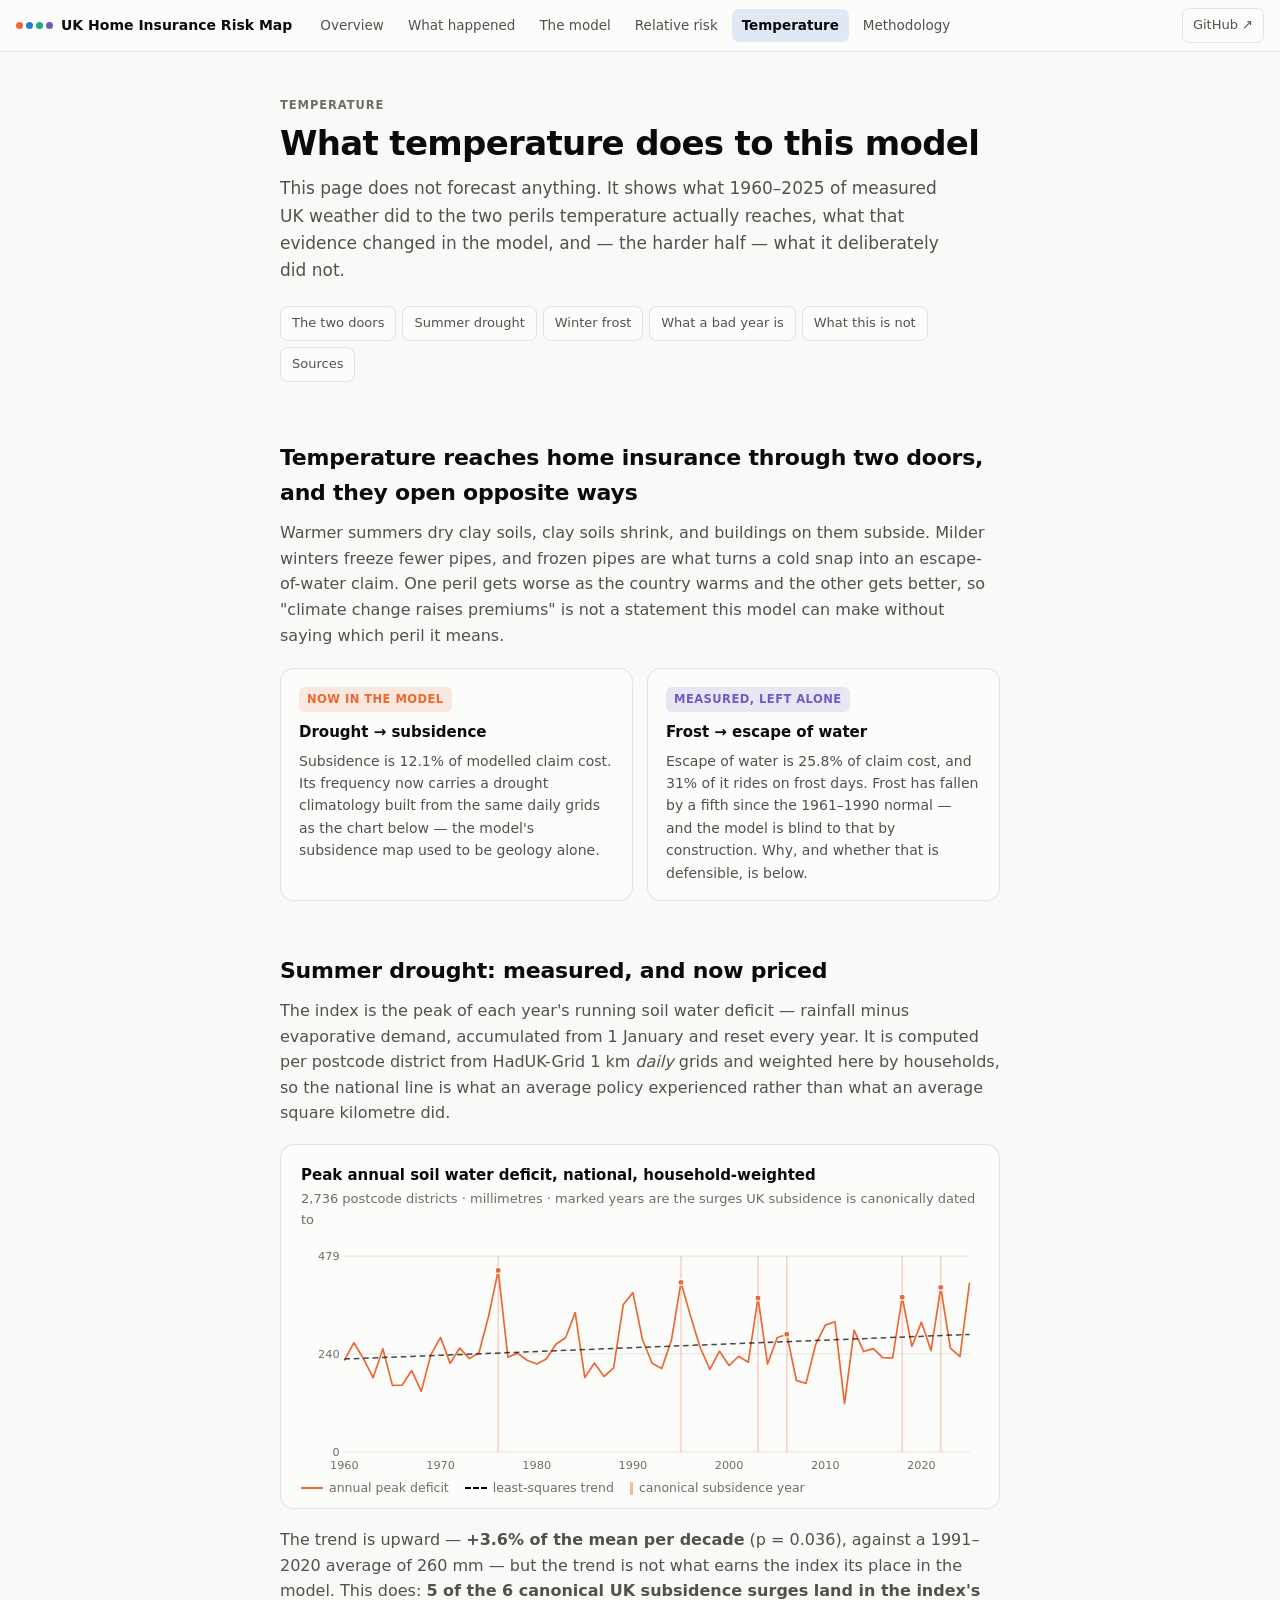
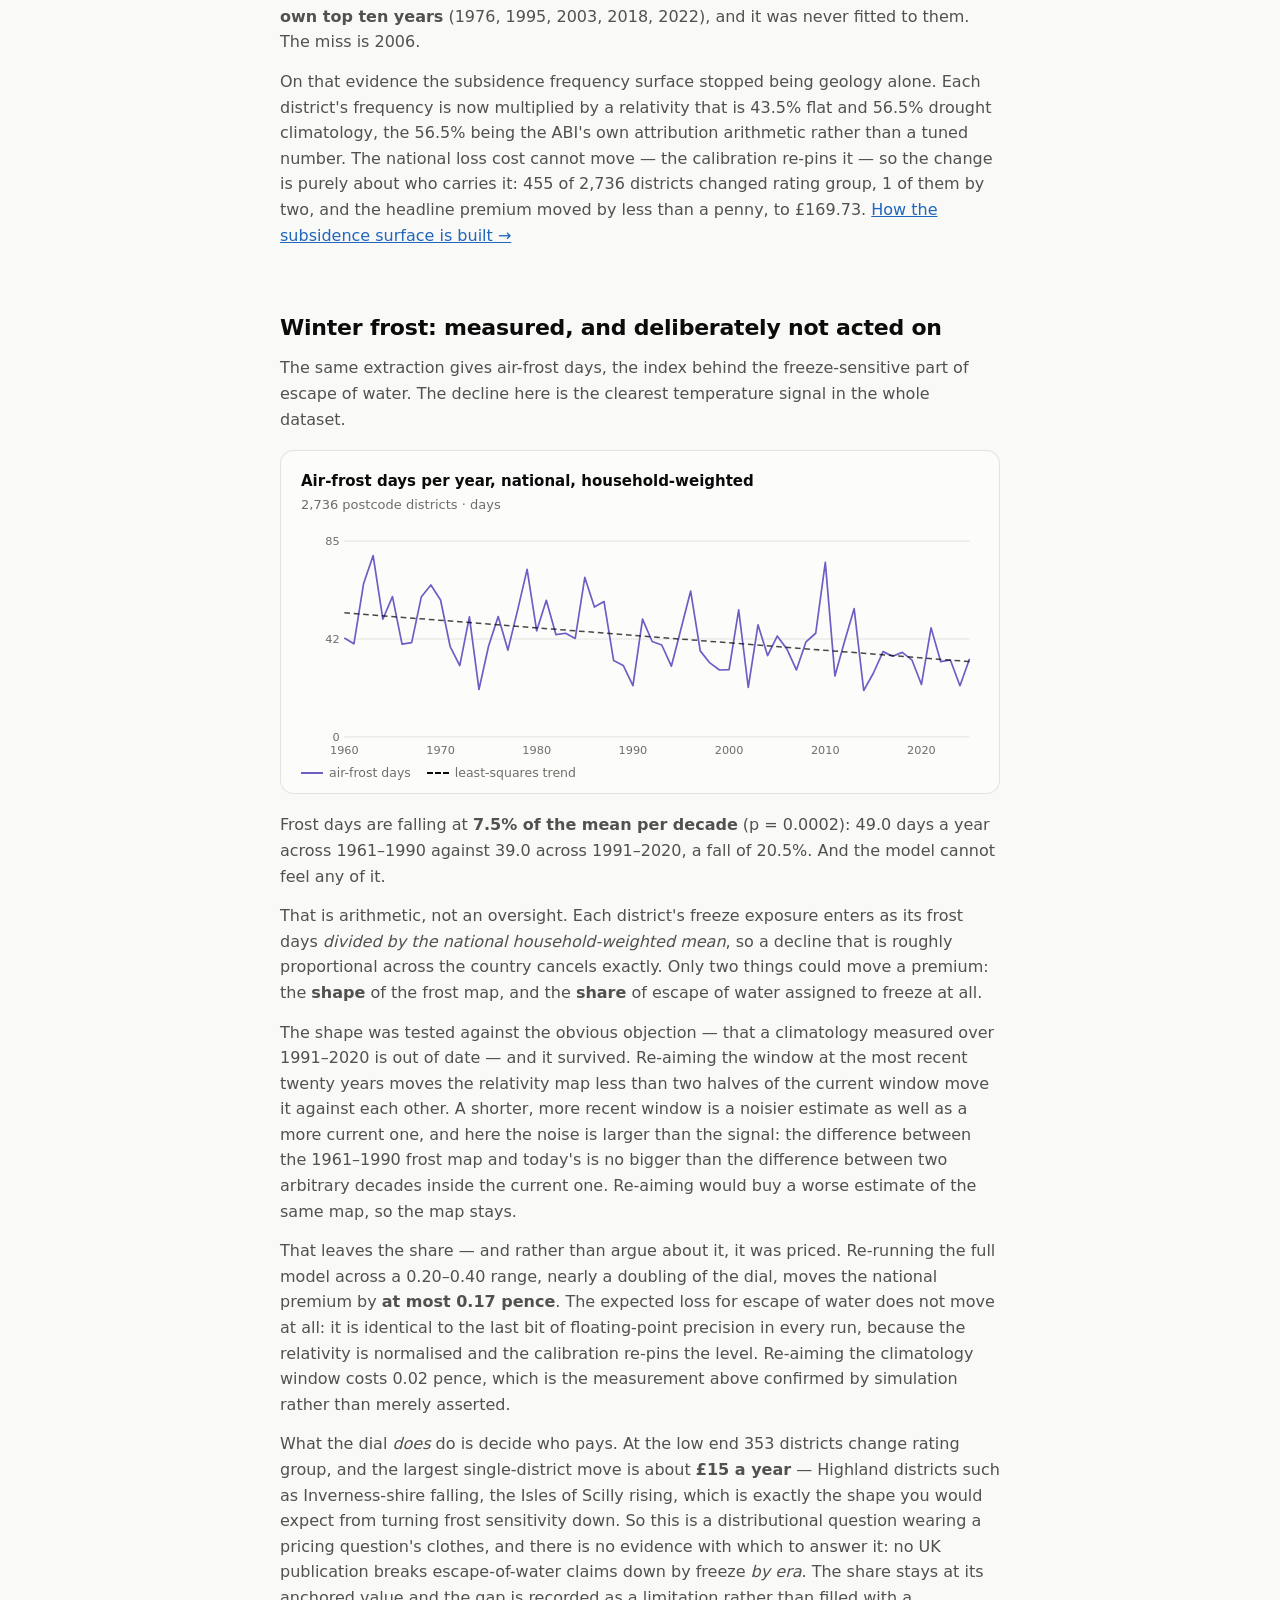
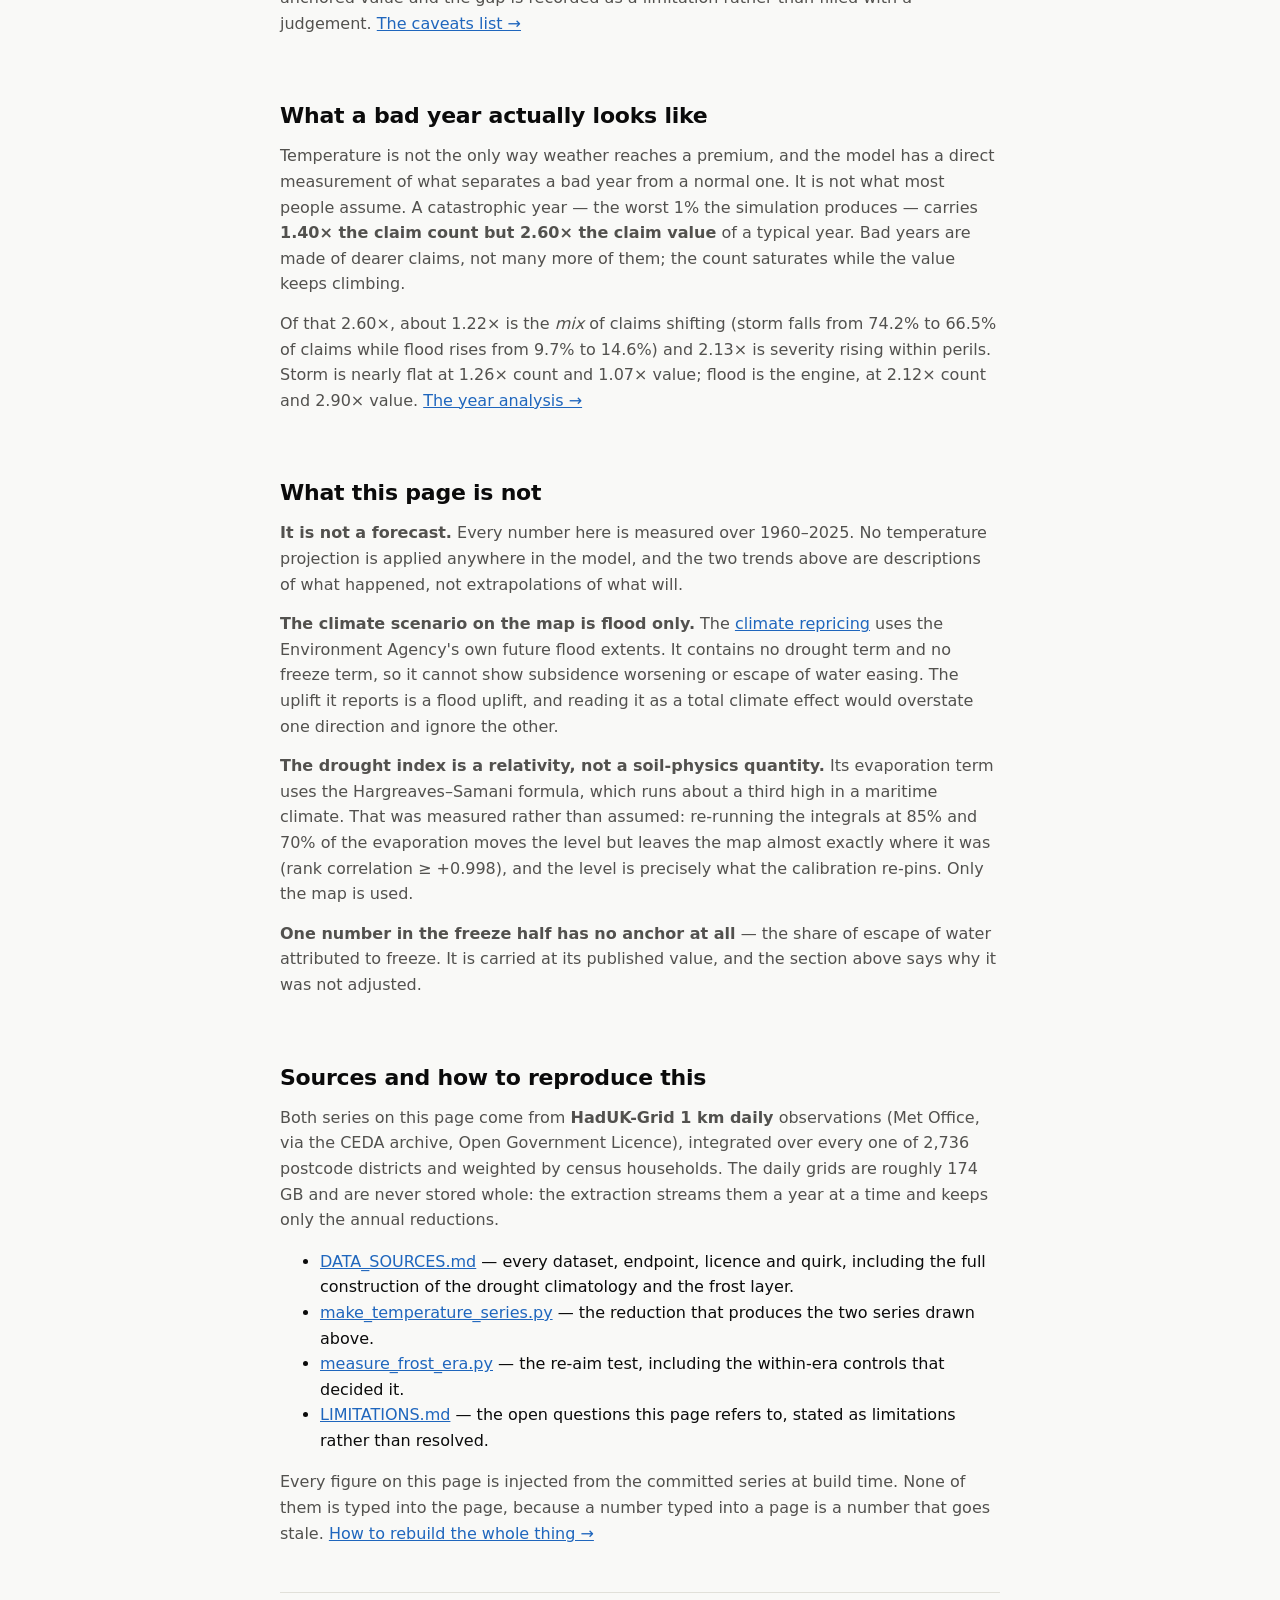
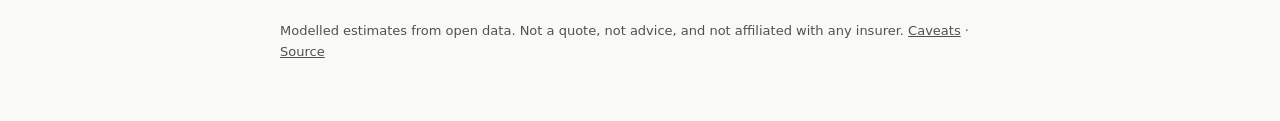
<file: docs/temperature.html>
<!DOCTYPE html>
<html lang="en-GB">
<head>
<meta charset="utf-8">
<meta name="viewport" content="width=device-width, initial-scale=1">
<title>Temperature — UK Home Insurance Risk Map</title>
<link rel="stylesheet" href="assets/site.css">
<link rel="icon" type="image/svg+xml" href="assets/favicon.svg">
<link rel="icon" type="image/png" sizes="32x32" href="assets/favicon-32.png">
<link rel="apple-touch-icon" sizes="180x180" href="assets/apple-touch-icon.png">
<meta name="description" content="UK frost days are down a fifth since the 1961–1990 normal and summer soil deficits are up. What that measured change does to the model — one peril re-mapped, one deliberately left alone.">
<meta property="og:type" content="website">
<meta property="og:site_name" content="UK Home Insurance Risk Map">
<meta property="og:title" content="Temperature — UK Home Insurance Risk Map">
<meta property="og:description" content="UK frost days are down a fifth since the 1961–1990 normal and summer soil deficits are up. What that measured change does to the model — one peril re-mapped, one deliberately left alone.">
<meta property="og:url" content="https://smcode-source.github.io/uk-home-insurance-risk-map/temperature.html">
<meta property="og:image" content="https://smcode-source.github.io/uk-home-insurance-risk-map/assets/social.png">
<meta property="og:image:width" content="1200">
<meta property="og:image:height" content="630">
<meta property="og:image:alt" content="Choropleth of Great Britain shaded by home-insurance rating group, with the title UK Home Insurance Risk Map">
<meta name="twitter:card" content="summary_large_image">
<meta name="twitter:title" content="Temperature — UK Home Insurance Risk Map">
<meta name="twitter:description" content="UK frost days are down a fifth since the 1961–1990 normal and summer soil deficits are up. What that measured change does to the model — one peril re-mapped, one deliberately left alone.">
<meta name="twitter:image" content="https://smcode-source.github.io/uk-home-insurance-risk-map/assets/social.png">
<style>
  section.doc { padding: 40px 0 8px; scroll-margin-top: 64px; }
  section.doc > h2 { margin-bottom: 10px; }
  .toc { display: flex; gap: 6px; flex-wrap: wrap; margin: 22px 0 0; }
  .toc a {
    font-size: 13px; text-decoration: none; color: var(--ink-2);
    border: 1px solid var(--border); background: var(--surface-1);
    border-radius: 8px; padding: 6px 11px;
  }
  .toc a:hover { border-color: var(--axis); color: var(--ink-1); }
  .chart-card {
    background: var(--surface-1); border: 1px solid var(--border);
    border-radius: 14px; padding: 18px 20px 10px; margin: 18px 0;
  }
  .chart-card h3 { margin: 0 0 2px; font-size: 15px; }
  .chart-card .cap { margin: 0 0 10px; font-size: 13px; color: var(--ink-muted); }
  .chart-card svg { display: block; width: 100%; height: auto; }
  /* Same rule as the methodology diagrams: a single viewBox scales its
     TYPE down with the drawing, and a phone gets a correct layout at
     3.4px. Each chart therefore ships a wide and a narrow drawing and
     the breakpoint picks one. */
  .chart-narrow { display: none; }
  @media (max-width: 640px) {
    svg.chart-wide { display: none; }
    .chart-narrow { display: block; }
  }
  .tick-label { font-size: 12px; fill: var(--ink-muted); }
  /* Two-column "what moved / what did not" summary */
  .doors { display: grid; grid-template-columns: 1fr 1fr; gap: 14px; margin: 20px 0 4px; }
  .door {
    background: var(--surface-1); border: 1px solid var(--border);
    border-radius: 14px; padding: 16px 18px;
  }
  .door h3 { margin: 0 0 6px; font-size: 15px; }
  .door .tag {
    display: inline-block; font-size: 11.5px; letter-spacing: .04em;
    text-transform: uppercase; font-weight: 700; border-radius: 6px;
    padding: 3px 8px; margin-bottom: 8px;
  }
  .door .tag.on { background: rgba(235,104,52,.14); color: var(--sub); }
  .door .tag.off { background: rgba(111,92,196,.14); color: var(--gw); }
  .door p { margin: 6px 0 0; font-size: 14px; }
  @media (max-width: 640px) { .doors { grid-template-columns: 1fr; } }
  .keyline { display: flex; gap: 16px; flex-wrap: wrap; font-size: 12.5px;
             color: var(--ink-muted); margin: 2px 0 0; }
  .keyline span { display: inline-flex; align-items: center; gap: 6px; }
  .keyline i { width: 22px; height: 0; border-top: 2px solid currentColor; }
  .keyline i.dash { border-top-style: dashed; }
  .keyline i.mark { border-top: none; width: 3px; height: 13px;
                    background: var(--sub); opacity: .45; }
</style>
</head>
<body>
<nav class="site-nav"><a class="brand" href="index.html"><span class="dots"><i style="background:var(--sub)"></i><i style="background:var(--wx)"></i><i style="background:var(--fl)"></i><i style="background:var(--gw)"></i></span><span class="txt">UK Home Insurance Risk Map</span></a><a class="navlink" href="index.html">Overview</a><a class="navlink" href="years.html"><span class="nav-full">What happened</span><span class="nav-short">History</span></a><a class="navlink" href="map.html"><span class="nav-full">The model</span><span class="nav-short">Model</span></a><a class="navlink" href="relative.html"><span class="nav-full">Relative risk</span><span class="nav-short">Relative</span></a><a class="navlink" href="temperature.html" aria-current="page"><span class="nav-full">Temperature</span><span class="nav-short">Temp</span></a><a class="navlink" href="methodology.html"><span class="nav-full">Methodology</span><span class="nav-short">Method</span></a><span class="spacer"></span><a class="ghlink" href="https://github.com/SMcode-source/uk-home-insurance-risk-map">GitHub ↗</a></nav>

<div class="wrap narrow">

  <section class="hero" style="padding:44px 0 18px">
    <div class="eyebrow">Temperature</div>
    <h1 style="font-size:clamp(26px,4vw,34px)">What temperature does to this model</h1>
    <p class="lede">This page does not forecast anything. It shows what
    1960–2025 of measured UK weather did to the two perils temperature
    actually reaches, what that evidence changed in the model, and — the harder
    half — what it deliberately did not.</p>
    <div class="toc">
      <a href="#doors">The two doors</a>
      <a href="#drought">Summer drought</a>
      <a href="#frost">Winter frost</a>
      <a href="#badyear">What a bad year is</a>
      <a href="#limits">What this is not</a>
      <a href="#sources">Sources</a>
    </div>
  </section>

  <section class="doc" id="doors">
    <h2>Temperature reaches home insurance through two doors, and they open opposite ways</h2>
    <p>Warmer summers dry clay soils, clay soils shrink, and buildings on them subside.
    Milder winters freeze fewer pipes, and frozen pipes are what turns a cold snap into an
    escape-of-water claim. One peril gets worse as the country warms and the other gets
    better, so "climate change raises premiums" is not a statement this model can make
    without saying which peril it means.</p>
    <div class="doors">
      <div class="door">
        <span class="tag on">now in the model</span>
        <h3>Drought → subsidence</h3>
        <p>Subsidence is 12.1% of modelled claim cost. Its frequency now carries a
        drought climatology built from the same daily grids as the chart below — the model's
        subsidence map used to be geology alone.</p>
      </div>
      <div class="door">
        <span class="tag off">measured, left alone</span>
        <h3>Frost → escape of water</h3>
        <p>Escape of water is 25.8% of claim cost, and 31% of it rides on frost days.
        Frost has fallen by a fifth since the 1961–1990 normal — and the model is blind to
        that by construction. Why, and whether that is defensible, is below.</p>
      </div>
    </div>
  </section>

  <section class="doc" id="drought">
    <h2>Summer drought: measured, and now priced</h2>
    <p>The index is the peak of each year's running soil water deficit — rainfall minus
    evaporative demand, accumulated from 1 January and reset every year. It is computed
    per postcode district from HadUK-Grid 1 km <em>daily</em> grids and weighted here by
    households, so the national line is what an average policy experienced rather than what
    an average square kilometre did.</p>

    <div class="chart-card">
      <h3>Peak annual soil water deficit, national, household-weighted</h3>
      <p class="cap">2,736 postcode districts · millimetres · marked years are the
      surges UK subsidence is canonically dated to</p>
      <svg class="chart-wide" viewBox="0 0 720 250" role="img" aria-label="Peak annual soil water deficit in mm by year, 1960 to 2025"><line x1="46" x2="710" y1="224.0" y2="224.0" stroke="var(--grid)"/><text class="tick-label" x="41" y="228.0" text-anchor="end">0</text><line x1="46" x2="710" y1="120.0" y2="120.0" stroke="var(--grid)"/><text class="tick-label" x="41" y="124.0" text-anchor="end">240</text><line x1="46" x2="710" y1="16.0" y2="16.0" stroke="var(--grid)"/><text class="tick-label" x="41" y="20.0" text-anchor="end">479</text><text class="tick-label" x="46.0" y="242" text-anchor="middle">1960</text><text class="tick-label" x="148.2" y="242" text-anchor="middle">1970</text><text class="tick-label" x="250.3" y="242" text-anchor="middle">1980</text><text class="tick-label" x="352.5" y="242" text-anchor="middle">1990</text><text class="tick-label" x="454.6" y="242" text-anchor="middle">2000</text><text class="tick-label" x="556.8" y="242" text-anchor="middle">2010</text><text class="tick-label" x="658.9" y="242" text-anchor="middle">2020</text><line x1="209.4" x2="209.4" y1="16" y2="224" stroke="var(--sub)" stroke-width="1.5" stroke-opacity="0.30"/><line x1="403.5" x2="403.5" y1="16" y2="224" stroke="var(--sub)" stroke-width="1.5" stroke-opacity="0.30"/><line x1="485.3" x2="485.3" y1="16" y2="224" stroke="var(--sub)" stroke-width="1.5" stroke-opacity="0.30"/><line x1="515.9" x2="515.9" y1="16" y2="224" stroke="var(--sub)" stroke-width="1.5" stroke-opacity="0.30"/><line x1="638.5" x2="638.5" y1="16" y2="224" stroke="var(--sub)" stroke-width="1.5" stroke-opacity="0.30"/><line x1="679.4" x2="679.4" y1="16" y2="224" stroke="var(--sub)" stroke-width="1.5" stroke-opacity="0.30"/><polyline points="46.0,127.0 56.2,108.0 66.4,125.2 76.6,145.3 86.9,114.4 97.1,153.3 107.3,153.1 117.5,137.5 127.7,159.7 137.9,120.6 148.2,102.4 158.4,130.0 168.6,113.7 178.8,124.9 189.0,118.7 199.2,79.9 209.4,31.4 219.7,123.3 229.9,119.1 240.1,126.6 250.3,130.7 260.5,125.3 270.7,109.6 281.0,102.7 291.2,76.0 301.4,145.1 311.6,129.6 321.8,143.9 332.0,134.7 342.2,67.8 352.5,54.8 362.7,104.9 372.9,129.8 383.1,135.5 393.3,105.7 403.5,43.9 413.8,80.3 424.0,113.4 434.2,136.4 444.4,117.1 454.6,132.3 464.8,122.4 475.0,128.7 485.3,60.5 495.5,130.7 505.7,102.8 515.9,99.0 526.1,148.1 536.3,151.2 546.6,109.7 556.8,89.3 567.0,85.7 577.2,172.7 587.4,94.6 597.6,117.4 607.8,114.3 618.1,124.0 628.3,124.1 638.5,59.7 648.7,112.0 658.9,86.2 669.1,116.4 679.4,49.3 689.6,113.7 699.8,122.7 710.0,44.1" fill="none" stroke="var(--sub)" stroke-width="1.8" stroke-linejoin="round"/><circle cx="209.4" cy="31.4" r="3.2" fill="var(--sub)" stroke="var(--surface-1)" stroke-width="1.2"/><circle cx="403.5" cy="43.9" r="3.2" fill="var(--sub)" stroke="var(--surface-1)" stroke-width="1.2"/><circle cx="485.3" cy="60.5" r="3.2" fill="var(--sub)" stroke="var(--surface-1)" stroke-width="1.2"/><circle cx="515.9" cy="99.0" r="3.2" fill="var(--sub)" stroke="var(--surface-1)" stroke-width="1.2"/><circle cx="638.5" cy="59.7" r="3.2" fill="var(--sub)" stroke="var(--surface-1)" stroke-width="1.2"/><circle cx="679.4" cy="49.3" r="3.2" fill="var(--sub)" stroke="var(--surface-1)" stroke-width="1.2"/><line x1="46" x2="710" y1="125.4" y2="99.2" stroke="var(--ink-1)" stroke-width="1.6" stroke-dasharray="6 4" stroke-opacity="0.75"/></svg>
      <div class="chart-narrow"><svg class="chart-narrow-svg" viewBox="0 0 330 260" role="img" aria-label="Peak annual soil water deficit in mm by year, 1960 to 2025"><line x1="36" x2="322" y1="236.0" y2="236.0" stroke="var(--grid)"/><text class="tick-label" x="31" y="240.0" text-anchor="end">0</text><line x1="36" x2="322" y1="125.0" y2="125.0" stroke="var(--grid)"/><text class="tick-label" x="31" y="129.0" text-anchor="end">240</text><line x1="36" x2="322" y1="14.0" y2="14.0" stroke="var(--grid)"/><text class="tick-label" x="31" y="18.0" text-anchor="end">479</text><text class="tick-label" x="36.0" y="252" text-anchor="middle">1960</text><text class="tick-label" x="124.0" y="252" text-anchor="middle">1980</text><text class="tick-label" x="212.0" y="252" text-anchor="middle">2000</text><text class="tick-label" x="300.0" y="252" text-anchor="middle">2020</text><line x1="106.4" x2="106.4" y1="14" y2="236" stroke="var(--sub)" stroke-width="1.5" stroke-opacity="0.30"/><line x1="190.0" x2="190.0" y1="14" y2="236" stroke="var(--sub)" stroke-width="1.5" stroke-opacity="0.30"/><line x1="225.2" x2="225.2" y1="14" y2="236" stroke="var(--sub)" stroke-width="1.5" stroke-opacity="0.30"/><line x1="238.4" x2="238.4" y1="14" y2="236" stroke="var(--sub)" stroke-width="1.5" stroke-opacity="0.30"/><line x1="291.2" x2="291.2" y1="14" y2="236" stroke="var(--sub)" stroke-width="1.5" stroke-opacity="0.30"/><line x1="308.8" x2="308.8" y1="14" y2="236" stroke="var(--sub)" stroke-width="1.5" stroke-opacity="0.30"/><polyline points="36.0,132.4 40.4,112.2 44.8,130.6 49.2,152.0 53.6,119.0 58.0,160.6 62.4,160.3 66.8,143.7 71.2,167.4 75.6,125.6 80.0,106.2 84.4,135.7 88.8,118.3 93.2,130.2 97.6,123.6 102.0,82.2 106.4,30.4 110.8,128.6 115.2,124.1 119.6,132.0 124.0,136.5 128.4,130.7 132.8,113.9 137.2,106.6 141.6,78.0 146.0,151.7 150.4,135.2 154.8,150.5 159.2,140.7 163.6,69.3 168.0,55.4 172.4,108.8 176.8,135.5 181.2,141.5 185.6,109.8 190.0,43.8 194.4,82.6 198.8,117.9 203.2,142.5 207.6,121.9 212.0,138.1 216.4,127.6 220.8,134.3 225.2,61.5 229.6,136.4 234.0,106.6 238.4,102.6 242.8,155.0 247.2,158.3 251.6,114.0 256.0,92.2 260.4,88.3 264.8,181.2 269.2,97.9 273.6,122.3 278.0,118.9 282.4,129.3 286.8,129.4 291.2,60.6 295.6,116.4 300.0,89.0 304.4,121.2 308.8,49.6 313.2,118.3 317.6,127.9 322.0,44.0" fill="none" stroke="var(--sub)" stroke-width="1.8" stroke-linejoin="round"/><circle cx="106.4" cy="30.4" r="3.2" fill="var(--sub)" stroke="var(--surface-1)" stroke-width="1.2"/><circle cx="190.0" cy="43.8" r="3.2" fill="var(--sub)" stroke="var(--surface-1)" stroke-width="1.2"/><circle cx="225.2" cy="61.5" r="3.2" fill="var(--sub)" stroke="var(--surface-1)" stroke-width="1.2"/><circle cx="238.4" cy="102.6" r="3.2" fill="var(--sub)" stroke="var(--surface-1)" stroke-width="1.2"/><circle cx="291.2" cy="60.6" r="3.2" fill="var(--sub)" stroke="var(--surface-1)" stroke-width="1.2"/><circle cx="308.8" cy="49.6" r="3.2" fill="var(--sub)" stroke="var(--surface-1)" stroke-width="1.2"/><line x1="36" x2="322" y1="130.8" y2="102.8" stroke="var(--ink-1)" stroke-width="1.6" stroke-dasharray="6 4" stroke-opacity="0.75"/></svg></div>
      <p class="keyline">
        <span><i style="color:var(--sub)"></i> annual peak deficit</span>
        <span><i class="dash" style="color:var(--ink-1)"></i> least-squares trend</span>
        <span><i class="mark"></i> canonical subsidence year</span>
      </p>
    </div>

    <p>The trend is upward — <strong>+3.6% of the mean per decade</strong>
    (p = 0.036), against a 1991–2020 average of
    260 mm — but the trend is not what earns the index its place in the
    model. This does: <strong>5 of the 6 canonical UK subsidence
    surges land in the index's own top ten years</strong> (1976, 1995, 2003, 2018, 2022), and it was
    never fitted to them. The miss is 2006.</p>

    <p>On that evidence the subsidence frequency surface stopped being geology alone. Each
    district's frequency is now multiplied by a relativity that is 43.5% flat and
    56.5% drought climatology, the 56.5% being the ABI's own
    attribution arithmetic rather than a tuned number. The national loss cost cannot move —
    the calibration re-pins it — so the change is purely about who carries it: 455 of
    2,736 districts changed rating group, 1 of them by two, and the
    headline premium moved by less than a penny, to £169.73.
    <a href="methodology.html#perils">How the subsidence surface is built →</a></p>
  </section>

  <section class="doc" id="frost">
    <h2>Winter frost: measured, and deliberately not acted on</h2>
    <p>The same extraction gives air-frost days, the index behind the freeze-sensitive part
    of escape of water. The decline here is the clearest temperature signal in the whole
    dataset.</p>

    <div class="chart-card">
      <h3>Air-frost days per year, national, household-weighted</h3>
      <p class="cap">2,736 postcode districts · days</p>
      <svg class="chart-wide" viewBox="0 0 720 250" role="img" aria-label="Air-frost days per year by year, 1960 to 2025"><line x1="46" x2="710" y1="224.0" y2="224.0" stroke="var(--grid)"/><text class="tick-label" x="41" y="228.0" text-anchor="end">0</text><line x1="46" x2="710" y1="120.0" y2="120.0" stroke="var(--grid)"/><text class="tick-label" x="41" y="124.0" text-anchor="end">42</text><line x1="46" x2="710" y1="16.0" y2="16.0" stroke="var(--grid)"/><text class="tick-label" x="41" y="20.0" text-anchor="end">85</text><text class="tick-label" x="46.0" y="242" text-anchor="middle">1960</text><text class="tick-label" x="148.2" y="242" text-anchor="middle">1970</text><text class="tick-label" x="250.3" y="242" text-anchor="middle">1980</text><text class="tick-label" x="352.5" y="242" text-anchor="middle">1990</text><text class="tick-label" x="454.6" y="242" text-anchor="middle">2000</text><text class="tick-label" x="556.8" y="242" text-anchor="middle">2010</text><text class="tick-label" x="658.9" y="242" text-anchor="middle">2020</text><polyline points="46.0,119.0 56.2,125.1 66.4,61.4 76.6,31.4 86.9,99.0 97.1,75.0 107.3,125.4 117.5,123.9 127.7,75.5 137.9,62.6 148.2,78.6 158.4,128.0 168.6,148.2 178.8,96.5 189.0,173.6 199.2,127.4 209.4,96.2 219.7,131.8 229.9,89.9 240.1,46.1 250.3,111.3 260.5,78.9 270.7,115.3 281.0,113.9 291.2,119.4 301.4,54.6 311.6,86.1 321.8,80.2 332.0,142.9 342.2,148.1 352.5,169.6 362.7,98.9 372.9,122.7 383.1,126.4 393.3,148.9 403.5,109.4 413.8,69.1 424.0,132.6 434.2,145.4 444.4,152.9 454.6,152.6 464.8,89.0 475.0,171.5 485.3,104.9 495.5,137.6 505.7,116.9 515.9,130.5 526.1,152.9 536.3,123.0 546.6,113.9 556.8,38.6 567.0,159.2 577.2,122.7 587.4,87.8 597.6,174.7 607.8,156.4 618.1,133.4 628.3,138.3 638.5,134.2 648.7,142.1 658.9,168.3 669.1,108.2 679.4,144.1 689.6,142.3 699.8,169.6 710.0,140.9" fill="none" stroke="var(--gw)" stroke-width="1.8" stroke-linejoin="round"/><line x1="46" x2="710" y1="92.2" y2="144.0" stroke="var(--ink-1)" stroke-width="1.6" stroke-dasharray="6 4" stroke-opacity="0.75"/></svg>
      <div class="chart-narrow"><svg class="chart-narrow-svg" viewBox="0 0 330 260" role="img" aria-label="Air-frost days per year by year, 1960 to 2025"><line x1="36" x2="322" y1="236.0" y2="236.0" stroke="var(--grid)"/><text class="tick-label" x="31" y="240.0" text-anchor="end">0</text><line x1="36" x2="322" y1="125.0" y2="125.0" stroke="var(--grid)"/><text class="tick-label" x="31" y="129.0" text-anchor="end">42</text><line x1="36" x2="322" y1="14.0" y2="14.0" stroke="var(--grid)"/><text class="tick-label" x="31" y="18.0" text-anchor="end">85</text><text class="tick-label" x="36.0" y="252" text-anchor="middle">1960</text><text class="tick-label" x="124.0" y="252" text-anchor="middle">1980</text><text class="tick-label" x="212.0" y="252" text-anchor="middle">2000</text><text class="tick-label" x="300.0" y="252" text-anchor="middle">2020</text><polyline points="36.0,123.9 40.4,130.4 44.8,62.4 49.2,30.4 53.6,102.5 58.0,76.9 62.4,130.7 66.8,129.2 71.2,77.5 75.6,63.8 80.0,80.8 84.4,133.5 88.8,155.1 93.2,99.9 97.6,182.2 102.0,132.9 106.4,99.6 110.8,137.6 115.2,92.9 119.6,46.2 124.0,115.8 128.4,81.1 132.8,120.0 137.2,118.4 141.6,124.4 146.0,55.2 150.4,88.8 154.8,82.5 159.2,149.4 163.6,155.0 168.0,177.9 172.4,102.4 176.8,127.9 181.2,131.8 185.6,155.9 190.0,113.7 194.4,70.7 198.8,138.4 203.2,152.1 207.6,160.1 212.0,159.8 216.4,91.9 220.8,180.0 225.2,108.9 229.6,143.8 234.0,121.7 238.4,136.2 242.8,160.2 247.2,128.2 251.6,118.5 256.0,38.1 260.4,166.9 264.8,127.9 269.2,90.7 273.6,183.4 278.0,163.9 282.4,139.3 286.8,144.5 291.2,140.2 295.6,148.6 300.0,176.6 304.4,112.4 308.8,150.7 313.2,148.8 317.6,177.9 322.0,147.3" fill="none" stroke="var(--gw)" stroke-width="1.8" stroke-linejoin="round"/><line x1="36" x2="322" y1="95.3" y2="150.7" stroke="var(--ink-1)" stroke-width="1.6" stroke-dasharray="6 4" stroke-opacity="0.75"/></svg></div>
      <p class="keyline">
        <span><i style="color:var(--gw)"></i> air-frost days</span>
        <span><i class="dash" style="color:var(--ink-1)"></i> least-squares trend</span>
      </p>
    </div>

    <p>Frost days are falling at <strong>7.5% of the mean per decade</strong>
    (p = 0.0002): 49.0 days a year across 1961–1990
    against 39.0 across 1991–2020, a fall of
    20.5%. And the model cannot feel any of it.</p>

    <p>That is arithmetic, not an oversight. Each district's freeze exposure enters as its
    frost days <em>divided by the national household-weighted mean</em>, so a decline that is
    roughly proportional across the country cancels exactly. Only two things could move a
    premium: the <strong>shape</strong> of the frost map, and the <strong>share</strong> of
    escape of water assigned to freeze at all.</p>

    <p>The shape was tested against the obvious objection — that a climatology measured over
    1991–2020 is out of date — and it survived. Re-aiming the window at
    the most recent twenty years moves the relativity map less than two halves of the current
    window move it against each other. A shorter, more recent window is a noisier estimate as
    well as a more current one, and here the noise is larger than the signal: the difference
    between the 1961–1990 frost map and today's is no bigger than the difference between two
    arbitrary decades inside the current one. Re-aiming would buy a worse estimate of the same
    map, so the map stays.</p>

    <p>That leaves the share — and rather than argue about it, it was priced. Re-running the
    full model across a 0.20–0.40 range, nearly a doubling of the dial,
    moves the national premium by <strong>at most 0.17 pence</strong>. The
    expected loss for escape of water does not move at all: it is identical to the last bit of
    floating-point precision in every run, because the relativity is normalised and the
    calibration re-pins the level. Re-aiming the climatology window costs
    0.02 pence, which is the measurement above confirmed by simulation rather
    than merely asserted.</p>

    <p>What the dial <em>does</em> do is decide who pays. At the low end
    353 districts change rating group, and the largest single-district move is
    about <strong>£15 a year</strong> — Highland districts such as Inverness-shire
    falling, the Isles of Scilly rising, which is exactly the shape you would expect from
    turning frost sensitivity down. So this is a distributional question wearing a pricing
    question's clothes, and there is no evidence with which to answer it: no UK publication
    breaks escape-of-water claims down by freeze <em>by era</em>. The share stays at its
    anchored value and the gap is recorded as a limitation rather than filled with a judgement.
    <a href="methodology.html#caveats">The caveats list →</a></p>
  </section>

  <section class="doc" id="badyear">
    <h2>What a bad year actually looks like</h2>
    <p>Temperature is not the only way weather reaches a premium, and the model has a direct
    measurement of what separates a bad year from a normal one. It is not what most people
    assume. A catastrophic year — the worst 1% the simulation produces — carries
    <strong>1.40× the claim count but 2.60× the claim value</strong> of a
    typical year. Bad years are made of dearer claims, not many more of them; the count
    saturates while the value keeps climbing.</p>
    <p>Of that 2.60×, about 1.22× is the <em>mix</em> of claims shifting (storm
    falls from 74.2% to 66.5% of claims while flood rises from
    9.7% to 14.6%) and 2.13× is severity rising within perils.
    Storm is nearly flat at 1.26× count and 1.07× value; flood is the
    engine, at 2.12× count and 2.90× value.
    <a href="years.html#sens-section">The year analysis →</a></p>
  </section>

  <section class="doc" id="limits">
    <h2>What this page is not</h2>
    <p><strong>It is not a forecast.</strong> Every number here is measured over
    1960–2025. No temperature projection is applied anywhere in the model, and
    the two trends above are descriptions of what happened, not extrapolations of what will.</p>
    <p><strong>The climate scenario on the map is flood only.</strong> The
    <a href="methodology.html#climate">climate repricing</a> uses the Environment Agency's own
    future flood extents. It contains no drought term and no freeze term, so it cannot show
    subsidence worsening or escape of water easing. The uplift it reports is a flood uplift,
    and reading it as a total climate effect would overstate one direction and ignore the
    other.</p>
    <p><strong>The drought index is a relativity, not a soil-physics quantity.</strong> Its
    evaporation term uses the Hargreaves–Samani formula, which runs about a third high in a
    maritime climate. That was measured rather than assumed: re-running the integrals at 85%
    and 70% of the evaporation moves the level but leaves the map almost exactly where it was
    (rank correlation ≥ +0.998), and the level is precisely what the calibration re-pins. Only
    the map is used.</p>
    <p><strong>One number in the freeze half has no anchor at all</strong> — the share of
    escape of water attributed to freeze. It is carried at its published value, and the
    section above says why it was not adjusted.</p>
  </section>

  <section class="doc" id="sources">
    <h2>Sources and how to reproduce this</h2>
    <p>Both series on this page come from <strong>HadUK-Grid 1 km daily</strong> observations
    (Met Office, via the CEDA archive, Open Government Licence), integrated over every one of
    2,736 postcode districts and weighted by census households. The daily grids are
    roughly 174 GB and are never stored whole: the extraction streams them a year at a time
    and keeps only the annual reductions.</p>
    <ul>
      <li><a href="https://github.com/SMcode-source/uk-home-insurance-risk-map/blob/main/DATA_SOURCES.md">DATA_SOURCES.md</a>
      — every dataset, endpoint, licence and quirk, including the full construction of the
      drought climatology and the frost layer.</li>
      <li><a href="https://github.com/SMcode-source/uk-home-insurance-risk-map/blob/main/scripts/make_temperature_series.py">make_temperature_series.py</a>
      — the reduction that produces the two series drawn above.</li>
      <li><a href="https://github.com/SMcode-source/uk-home-insurance-risk-map/blob/main/scripts/measure_frost_era.py">measure_frost_era.py</a>
      — the re-aim test, including the within-era controls that decided it.</li>
      <li><a href="https://github.com/SMcode-source/uk-home-insurance-risk-map/blob/main/LIMITATIONS.md">LIMITATIONS.md</a>
      — the open questions this page refers to, stated as limitations rather than resolved.</li>
    </ul>
    <p>Every figure on this page is injected from the committed series at build time. None of
    them is typed into the page, because a number typed into a page is a number that goes
    stale. <a href="methodology.html#repro">How to rebuild the whole thing →</a></p>
  </section>

  <footer class="site-footer">
    <p>Modelled estimates from open data. Not a quote, not advice, and not affiliated with any
    insurer. <a href="methodology.html#caveats">Caveats</a> ·
    <a href="https://github.com/SMcode-source/uk-home-insurance-risk-map">Source</a></p>
  </footer>

</div>
</body>
</html>
</file>
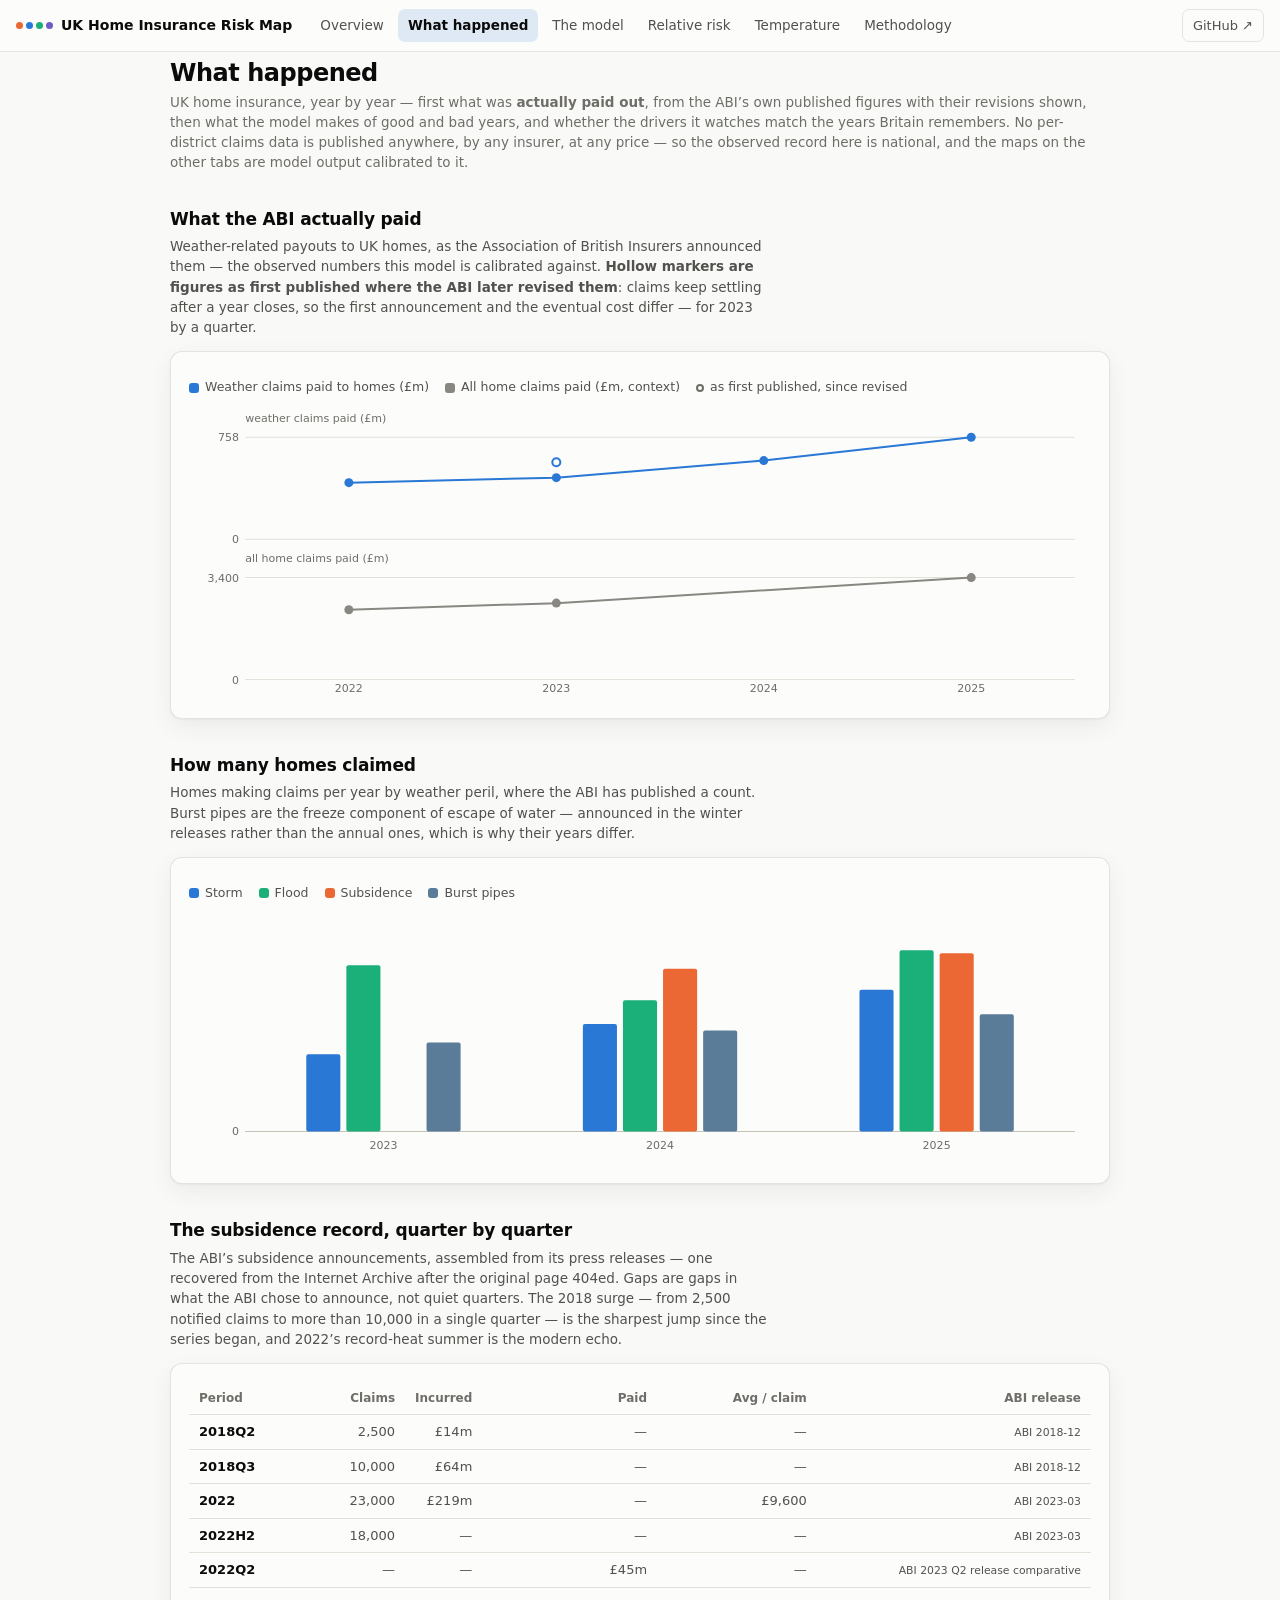
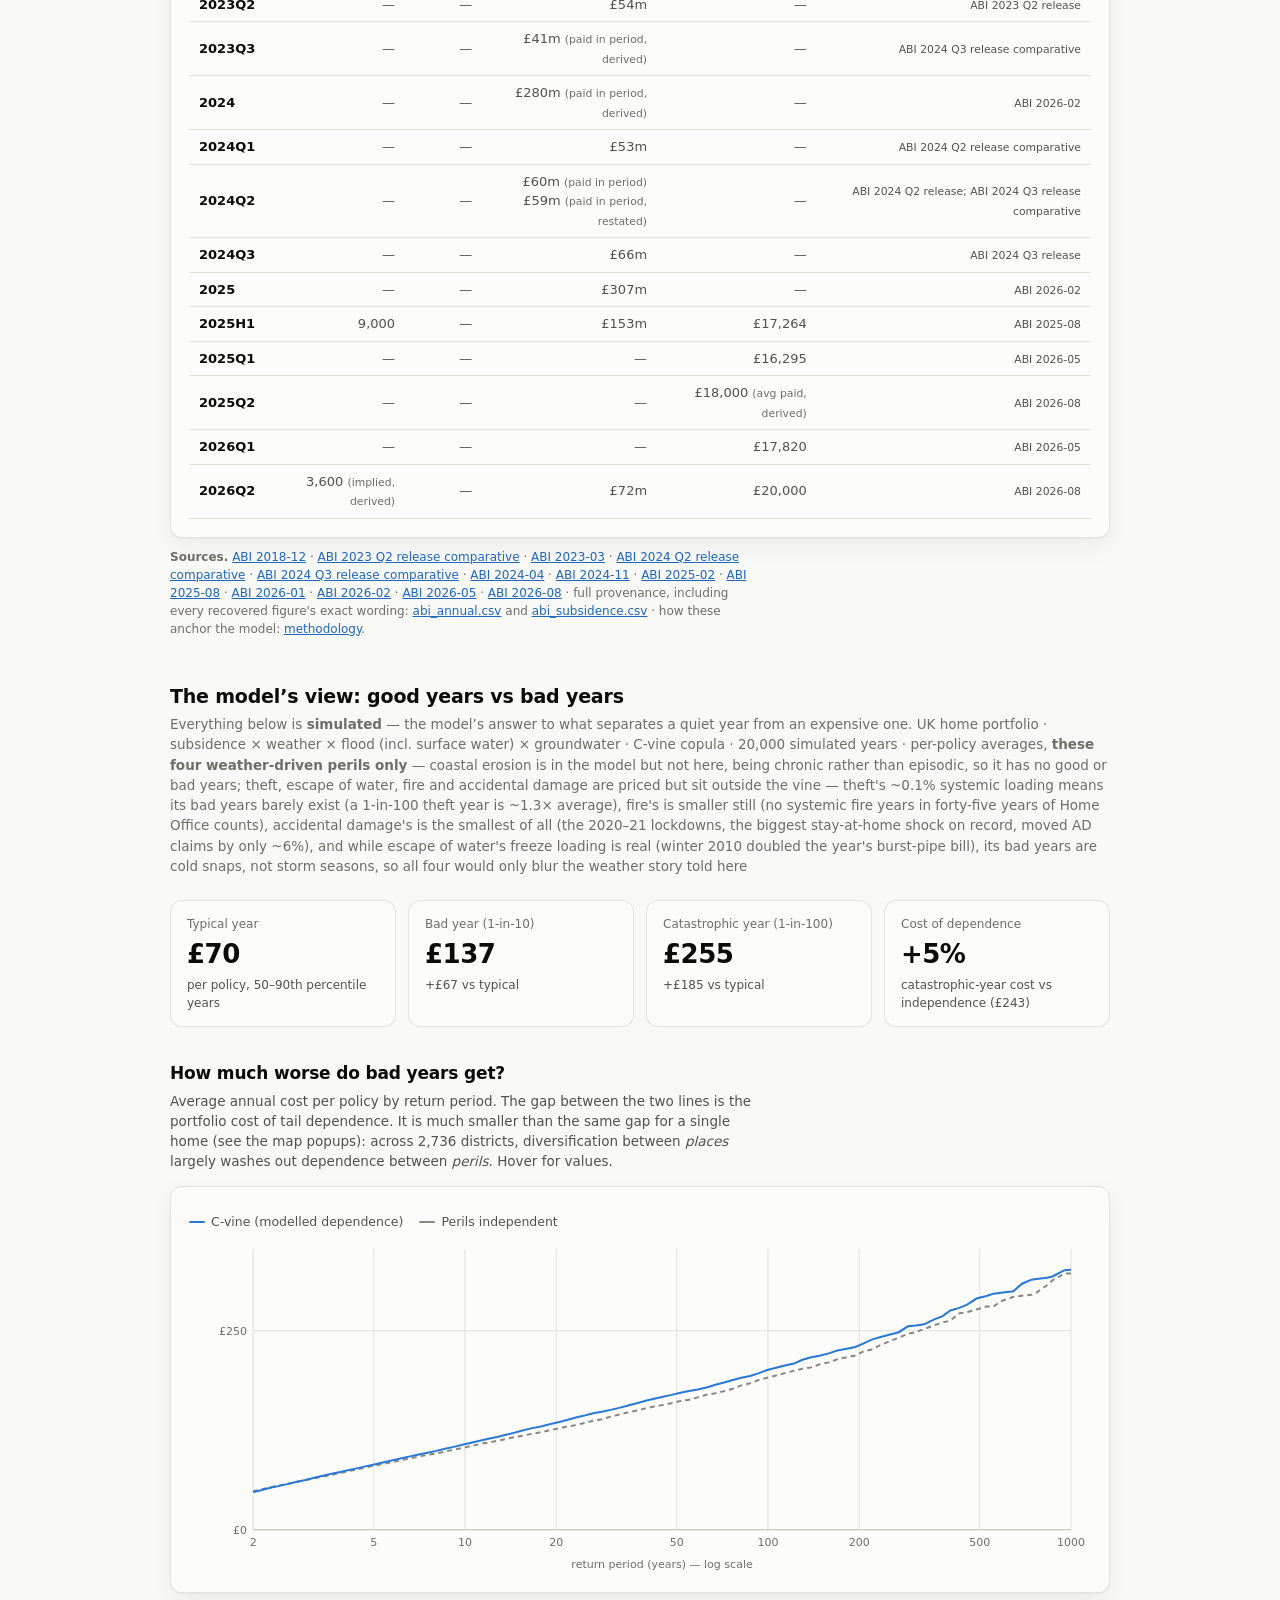
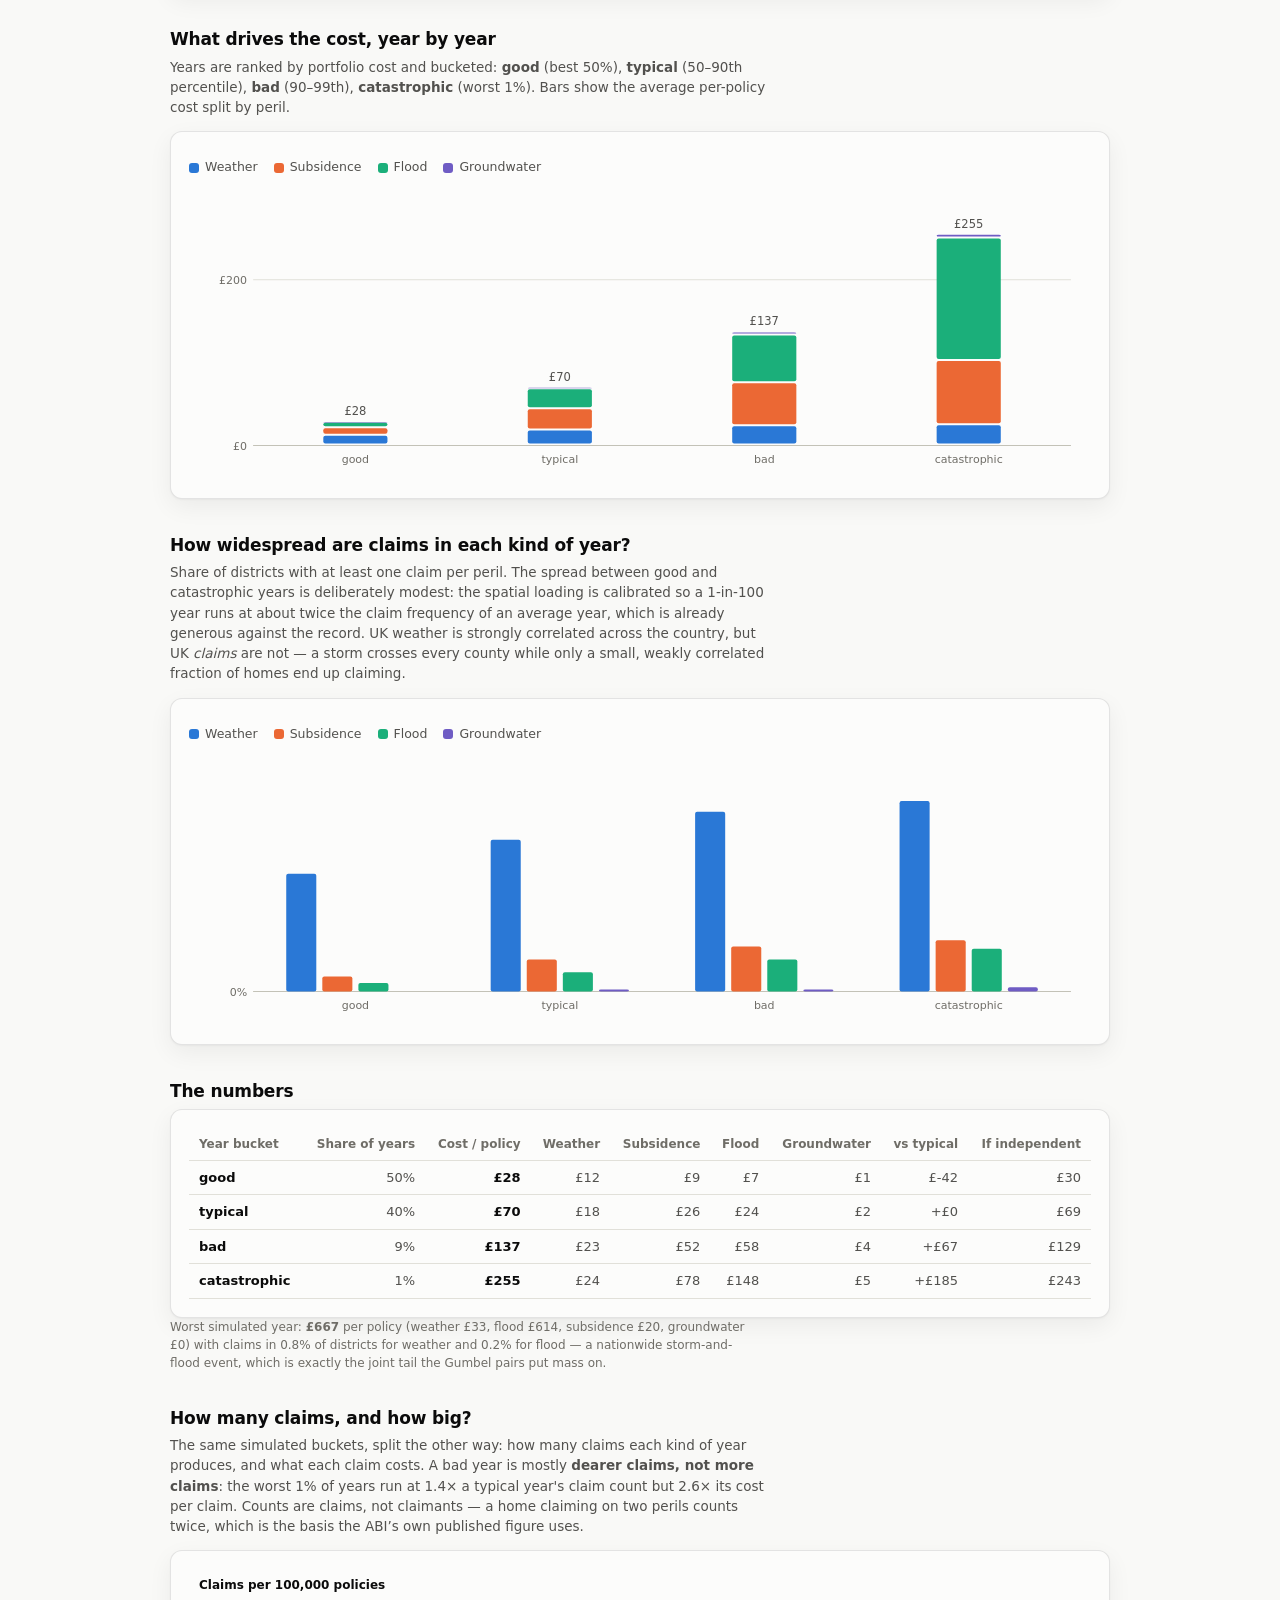
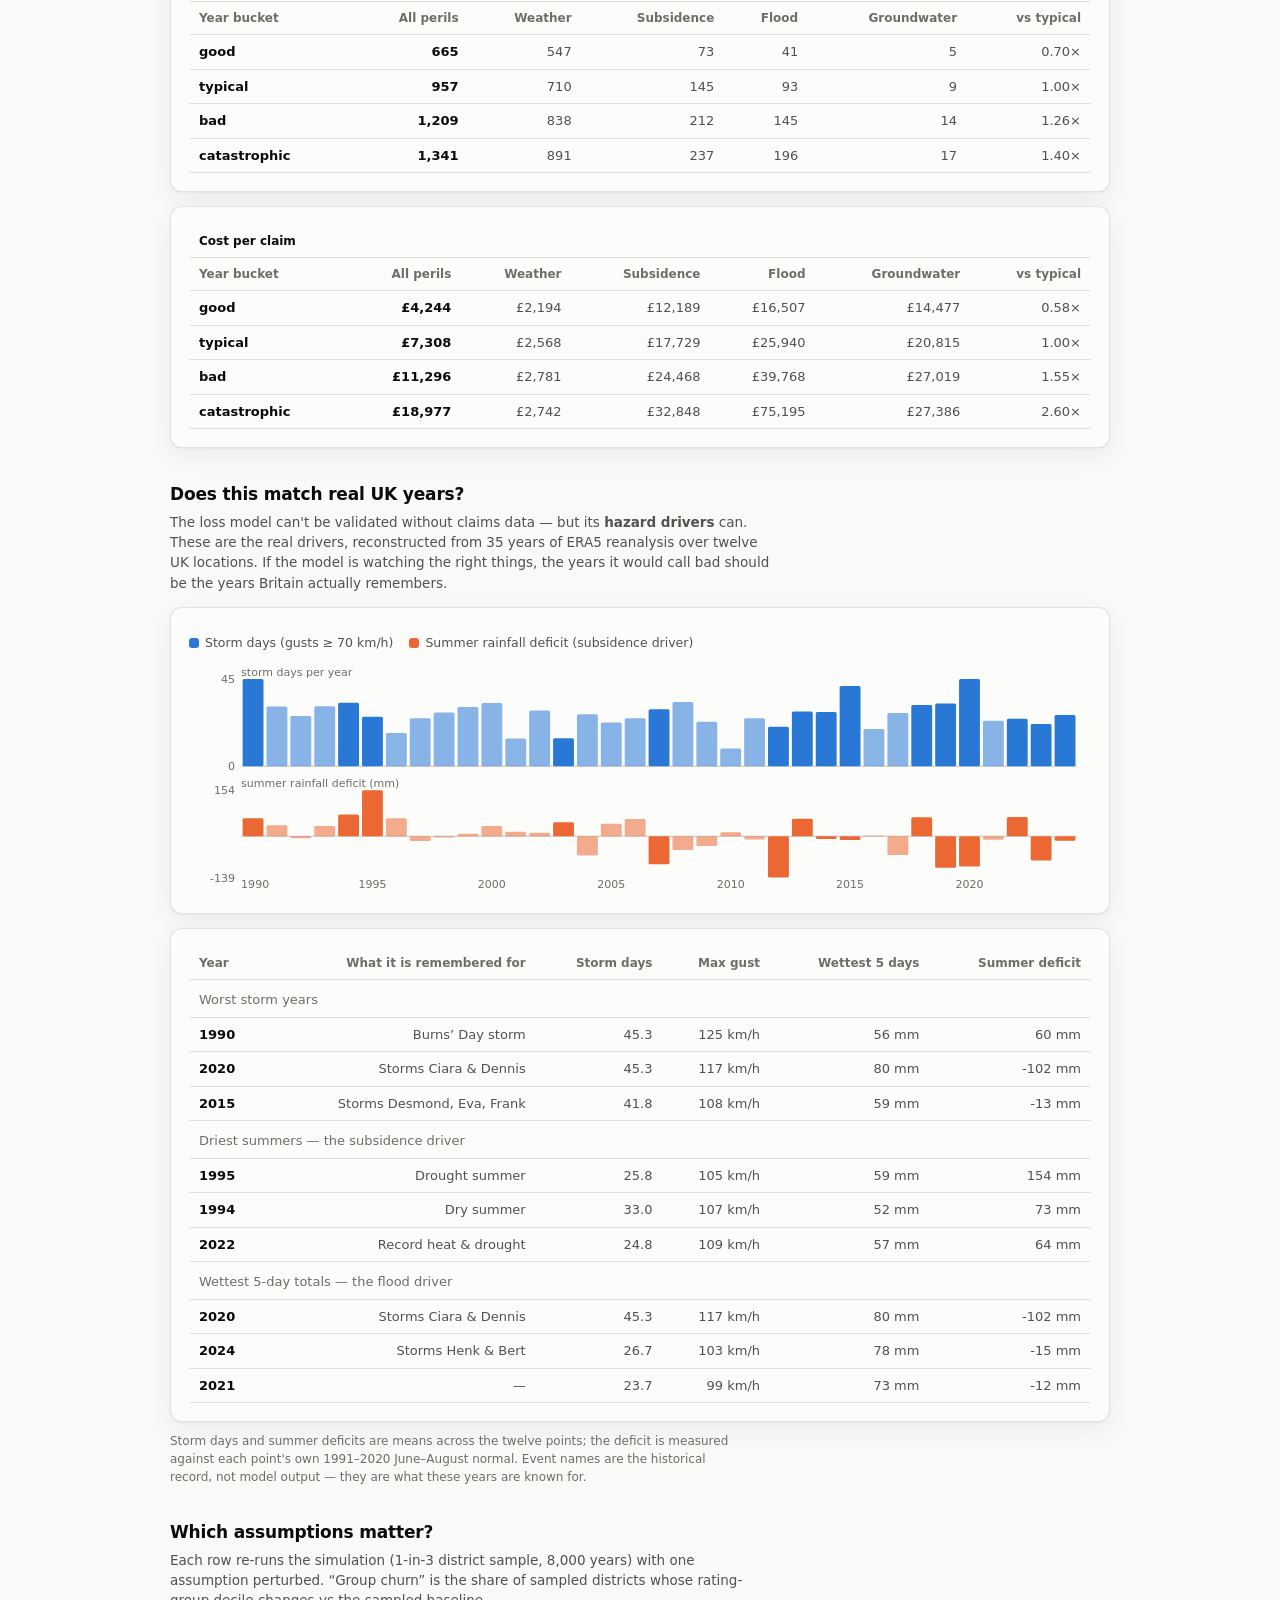
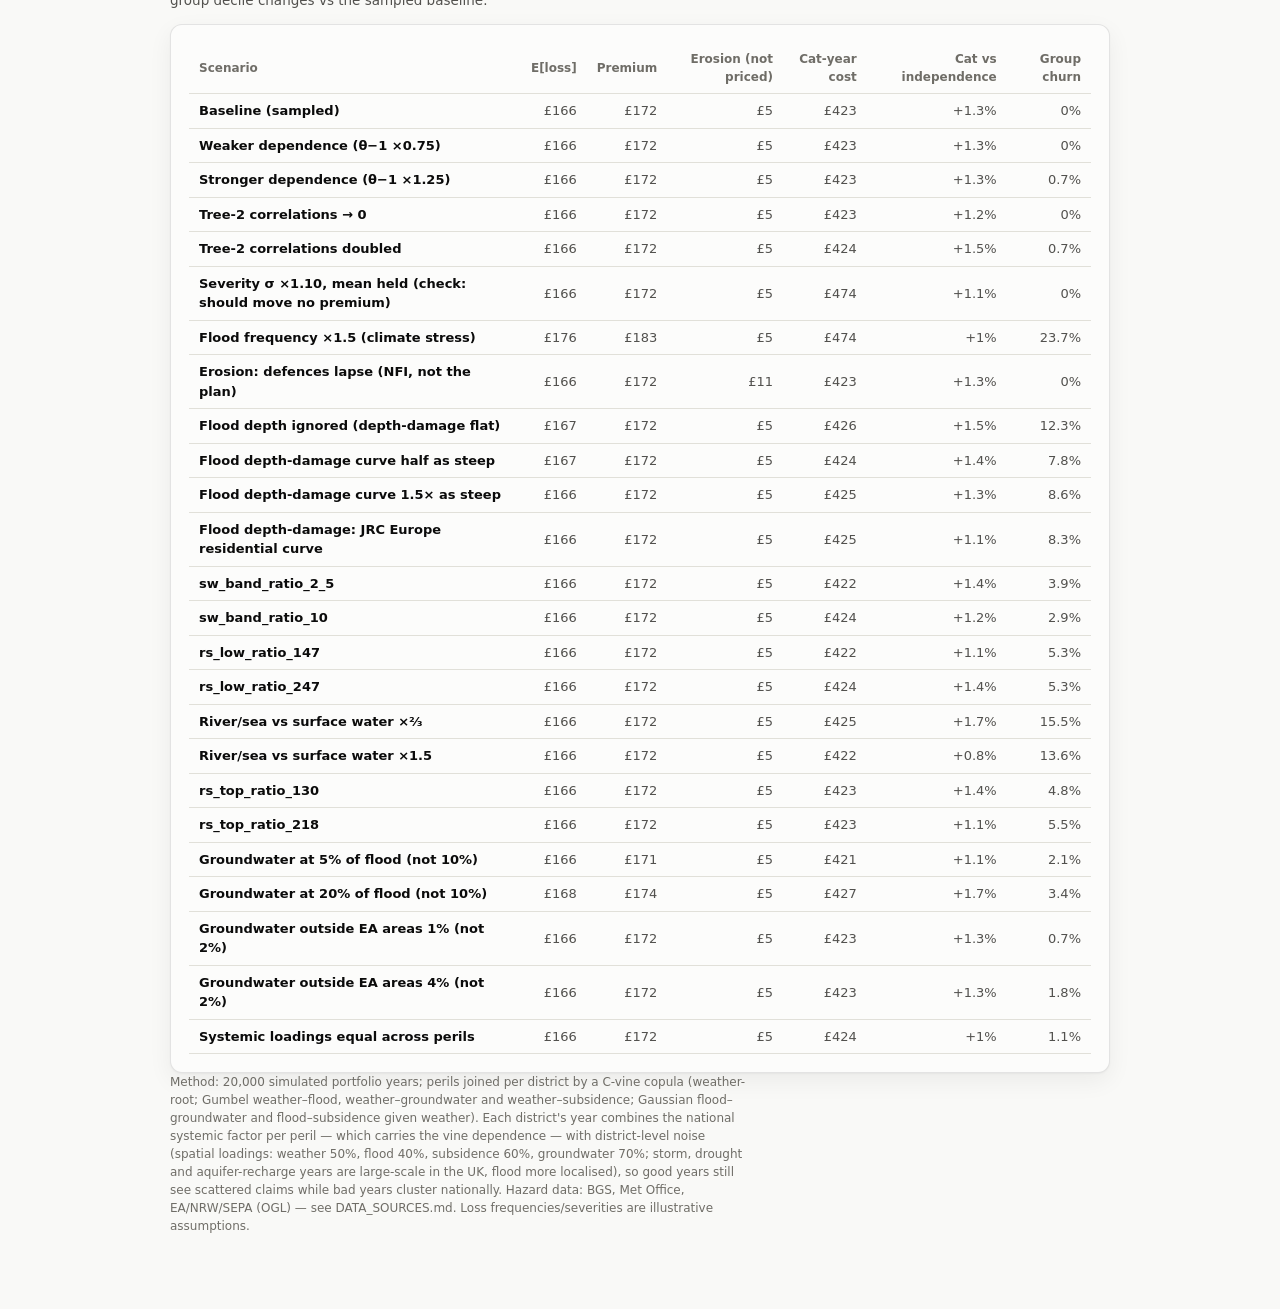
<file: docs/years.html>
<!DOCTYPE html>
<html lang="en-GB">
<head>
<link rel="stylesheet" href="assets/site.css">
<link rel="icon" type="image/svg+xml" href="assets/favicon.svg">
<link rel="icon" type="image/png" sizes="32x32" href="assets/favicon-32.png">
<link rel="apple-touch-icon" sizes="180x180" href="assets/apple-touch-icon.png">
<meta name="description" content="What UK home insurance actually paid out, year by year, from ABI releases — including their own revisions — beside what the model says a good, bad or catastrophic year looks like.">
<meta property="og:type" content="website">
<meta property="og:site_name" content="UK Home Insurance Risk Map">
<meta property="og:title" content="What happened — UK Home Insurance Risk Map">
<meta property="og:description" content="What UK home insurance actually paid out, year by year, from ABI releases — including their own revisions — beside what the model says a good, bad or catastrophic year looks like.">
<meta property="og:url" content="https://smcode-source.github.io/uk-home-insurance-risk-map/years.html">
<meta property="og:image" content="https://smcode-source.github.io/uk-home-insurance-risk-map/assets/social.png">
<meta property="og:image:width" content="1200">
<meta property="og:image:height" content="630">
<meta property="og:image:alt" content="Choropleth of Great Britain shaded by home-insurance rating group, with the title UK Home Insurance Risk Map">
<meta name="twitter:card" content="summary_large_image">
<meta name="twitter:title" content="What happened — UK Home Insurance Risk Map">
<meta name="twitter:description" content="What UK home insurance actually paid out, year by year, from ABI releases — including their own revisions — beside what the model says a good, bad or catastrophic year looks like.">
<meta name="twitter:image" content="https://smcode-source.github.io/uk-home-insurance-risk-map/assets/social.png">
<meta charset="utf-8">
<meta name="viewport" content="width=device-width, initial-scale=1">
<title>UK Home Insurance — What Happened, Year by Year</title>
<style>
  :root {
    color-scheme: light;
    --page: #f9f9f7; --surface-1: #fcfcfb;
    /* --ink-muted darkened from #898781 (3.50:1) to meet WCAG AA on light */
    --ink-1: #0b0b0b; --ink-2: #52514e; --ink-muted: #6f6d67;
    --grid: #e1e0d9; --axis: #c3c2b7; --border: rgba(11,11,11,0.10);
    --wx: #2a78d6; --sub: #eb6834; --fl: #1baf7a; --gw: #6f5cc4; --indep: #898781;
    --eow: #5b7c99;
  }
  @media (prefers-color-scheme: dark) {
    :root:not([data-theme="light"]) {
      color-scheme: dark;
      --page: #0d0d0d; --surface-1: #1a1a19;
      --ink-1: #ffffff; --ink-2: #c3c2b7; --ink-muted: #898781;
      --grid: #2c2c2a; --axis: #383835; --border: rgba(255,255,255,0.10);
      --wx: #3987e5; --sub: #d95926; --fl: #199e70; --gw: #9085e9;
      --eow: #7fa3c0;
    }
  }
  :root[data-theme="dark"] {
    color-scheme: dark;
    --page: #0d0d0d; --surface-1: #1a1a19;
    --ink-1: #ffffff; --ink-2: #c3c2b7; --ink-muted: #898781;
    --grid: #2c2c2a; --axis: #383835; --border: rgba(255,255,255,0.10);
    --wx: #3987e5; --sub: #d95926; --fl: #199e70; --gw: #9085e9;
    --eow: #7fa3c0;
  }
  * { box-sizing: border-box; }
  body {
    margin: 0; background: var(--page); color: var(--ink-1);
    font-family: system-ui, -apple-system, "Segoe UI", sans-serif;
    line-height: 1.5;
  }
  .wrap { max-width: 980px; margin: 0 auto; padding: 28px 20px 60px; }
  h1 { font-size: 24px; margin: 0 0 4px; }
  .sub { color: var(--ink-muted); font-size: 13.5px; margin-bottom: 24px; }
  h2 { font-size: 17px; margin: 34px 0 4px; }
  .desc { color: var(--ink-2); font-size: 13.5px; margin: 0 0 14px; max-width: 70ch; }
  .card {
    background: var(--surface-1); border: 1px solid var(--border);
    border-radius: 12px; padding: 18px;
  }
  .tiles { display: grid; grid-template-columns: repeat(auto-fit, minmax(200px, 1fr)); gap: 12px; }
  .tile { background: var(--surface-1); border: 1px solid var(--border); border-radius: 12px; padding: 14px 16px; }
  .tile .k { font-size: 12px; color: var(--ink-muted); }
  .tile .v { font-size: 26px; font-weight: 650; margin: 2px 0; }
  .tile .d { font-size: 12px; color: var(--ink-2); }
  .legend { display: flex; gap: 16px; flex-wrap: wrap; font-size: 12.5px; color: var(--ink-2); margin: 8px 0 2px; }
  .legend span { display: inline-flex; align-items: center; gap: 6px; }
  .sw { width: 10px; height: 10px; border-radius: 3px; display: inline-block; }
  .sw.line { width: 16px; height: 2px; border-radius: 1px; }
  .sw.ghost { background: transparent; border: 2px solid var(--ink-muted); border-radius: 50%; width: 8px; height: 8px; }
  svg { display: block; width: 100%; height: auto; }
  /* Charts size their own canvas to the card (see geom() below), so they
     fit without scrolling. overflow-x stays as a safety net only - if a
     chart ever did exceed its card it should scroll inside itself rather
     than push the page sideways. No min-width: that would force the
     scrollbar back and defeat the responsive drawing. */
  .chart { overflow-x: auto; -webkit-overflow-scrolling: touch; }
  svg text { font-family: inherit; }
  .axis-label { fill: var(--ink-muted); font-size: 11px; }
  .tick-label { fill: var(--ink-muted); font-size: 11px; font-variant-numeric: tabular-nums; }
  .direct-label { fill: var(--ink-2); font-size: 11.5px; font-variant-numeric: tabular-nums; }
  .tooltip {
    position: fixed; pointer-events: none; z-index: 10; display: none;
    background: var(--surface-1); border: 1px solid var(--border);
    border-radius: 8px; padding: 7px 10px; font-size: 12px; color: var(--ink-2);
    box-shadow: 0 2px 10px rgba(0,0,0,0.15); font-variant-numeric: tabular-nums;
  }
  .tooltip b { color: var(--ink-1); }
  table.buckets { border-collapse: collapse; width: 100%; font-size: 13px; }
  table.buckets th, table.buckets td { text-align: right; padding: 7px 10px; border-bottom: 1px solid var(--grid); font-variant-numeric: tabular-nums; }
  table.buckets th:first-child, table.buckets td:first-child { text-align: left; }
  table.buckets th { color: var(--ink-muted); font-weight: 600; font-size: 12px; }
  table.buckets td { color: var(--ink-2); }
  table.buckets td.hl { color: var(--ink-1); font-weight: 600; }
  .note { color: var(--ink-muted); font-size: 12px; max-width: 76ch; }
</style>
<style>
.wrap { padding-top: 8px; }
</style>
</head>
<body>
<nav class="site-nav"><a class="brand" href="index.html"><span class="dots"><i style="background:var(--sub)"></i><i style="background:var(--wx)"></i><i style="background:var(--fl)"></i><i style="background:var(--gw)"></i></span><span class="txt">UK Home Insurance Risk Map</span></a><a class="navlink" href="index.html">Overview</a><a class="navlink" href="years.html" aria-current="page"><span class="nav-full">What happened</span><span class="nav-short">History</span></a><a class="navlink" href="map.html"><span class="nav-full">The model</span><span class="nav-short">Model</span></a><a class="navlink" href="relative.html"><span class="nav-full">Relative risk</span><span class="nav-short">Relative</span></a><a class="navlink" href="temperature.html"><span class="nav-full">Temperature</span><span class="nav-short">Temp</span></a><a class="navlink" href="methodology.html"><span class="nav-full">Methodology</span><span class="nav-short">Method</span></a><span class="spacer"></span><a class="ghlink" href="https://github.com/SMcode-source/uk-home-insurance-risk-map">GitHub ↗</a></nav>
<div class="wrap">
  <h1>What happened</h1>
  <div class="sub">UK home insurance, year by year &mdash; first what was
  <b>actually paid out</b>, from the ABI&rsquo;s own published figures with
  their revisions shown, then what the model makes of good and bad years,
  and whether the drivers it watches match the years Britain remembers.
  No per-district claims data is published anywhere, by any insurer, at any
  price &mdash; so the observed record here is national, and the maps on the
  other tabs are model output calibrated to it.</div>

  <h2>What the ABI actually paid</h2>
  <p class="desc">Weather-related payouts to UK homes, as the Association of
  British Insurers announced them &mdash; the observed numbers this model is
  calibrated against. <b>Hollow markers are figures as first published where
  the ABI later revised them</b>: claims keep settling after a year closes,
  so the first announcement and the eventual cost differ &mdash; for 2023 by
  a quarter.</p>
  <div class="card">
    <div class="legend">
      <span><span class="sw" style="background:var(--wx)"></span>Weather claims paid to homes (&pound;m)</span>
      <span><span class="sw" style="background:var(--indep)"></span>All home claims paid (&pound;m, context)</span>
      <span><span class="sw ghost"></span>as first published, since revised</span>
    </div>
    <div id="abichart" class="chart"></div>
  </div>

  <h2>How many homes claimed</h2>
  <p class="desc">Homes making claims per year by weather peril, where the
  ABI has published a count. Burst pipes are the freeze component of escape
  of water &mdash; announced in the winter releases rather than the annual
  ones, which is why their years differ.</p>
  <div class="card">
    <div class="legend">
      <span><span class="sw" style="background:var(--wx)"></span>Storm</span>
      <span><span class="sw" style="background:var(--fl)"></span>Flood</span>
      <span><span class="sw" style="background:var(--sub)"></span>Subsidence</span>
      <span><span class="sw" style="background:var(--eow)"></span>Burst pipes</span>
    </div>
    <div id="abicount" class="chart"></div>
  </div>

  <h2>The subsidence record, quarter by quarter</h2>
  <p class="desc">The ABI&rsquo;s subsidence announcements, assembled from
  its press releases &mdash; one recovered from the Internet Archive after
  the original page 404ed. Gaps are gaps in what the ABI chose to announce,
  not quiet quarters. The 2018 surge &mdash; from 2,500 notified claims to
  more than 10,000 in a single quarter &mdash; is the sharpest jump since
  the series began, and 2022&rsquo;s record-heat summer is the modern
  echo.</p>
  <div class="card" style="overflow-x:auto">
    <table class="buckets" id="abisub"></table>
  </div>
  <p class="note" id="abisources" style="margin-top:10px"></p>

  <h2 style="margin-top:44px; font-size:19px">The model&rsquo;s view: good years vs bad years</h2>
  <div class="sub">Everything below is <b>simulated</b> &mdash; the model&rsquo;s
  answer to what separates a quiet year from an expensive one. UK home portfolio &middot; subsidence &times; weather &times; flood (incl. surface water) &times; groundwater &middot; C-vine copula &middot; <span id="nsim"></span> simulated years &middot; per-policy averages, <b>these four weather-driven perils only</b> &mdash; coastal erosion is in the model but not here, being chronic rather than episodic, so it has no good or bad years; theft, escape of water, fire and accidental damage are priced but sit outside the vine &mdash; theft's ~0.1% systemic loading means its bad years barely exist (a 1-in-100 theft year is ~1.3&times; average), fire's is smaller still (no systemic fire years in forty-five years of Home Office counts), accidental damage's is the smallest of all (the 2020&ndash;21 lockdowns, the biggest stay-at-home shock on record, moved AD claims by only ~6%), and while escape of water's freeze loading is real (winter 2010 doubled the year's burst-pipe bill), its bad years are cold snaps, not storm seasons, so all four would only blur the weather story told here</div>

  <div class="tiles" id="tiles"></div>

  <h2>How much worse do bad years get?</h2>
  <p class="desc">Average annual cost per policy by return period. The gap between the
  two lines is the portfolio cost of tail dependence. It is much smaller than the same gap
  for a single home (see the map popups): across 2,736 districts, diversification between
  <i>places</i> largely washes out dependence between <i>perils</i>.
  Hover for values.</p>
  <div class="card">
    <div class="legend">
      <span><span class="sw line" style="background:var(--wx)"></span>C-vine (modelled dependence)</span>
      <span><span class="sw line" style="background:var(--indep)"></span>Perils independent</span>
    </div>
    <div id="exceedance" class="chart"></div>
  </div>

  <h2>What drives the cost, year by year</h2>
  <p class="desc">Years are ranked by portfolio cost and bucketed: <b>good</b> (best 50%),
  <b>typical</b> (50–90th percentile), <b>bad</b> (90–99th), <b>catastrophic</b> (worst 1%).
  Bars show the average per-policy cost split by peril.</p>
  <div class="card">
    <div class="legend">
      <span><span class="sw" style="background:var(--wx)"></span>Weather</span>
      <span><span class="sw" style="background:var(--sub)"></span>Subsidence</span>
      <span><span class="sw" style="background:var(--fl)"></span>Flood</span>
      <span><span class="sw" style="background:var(--gw)"></span>Groundwater</span>
    </div>
    <div id="stacked" class="chart"></div>
  </div>

  <h2>How widespread are claims in each kind of year?</h2>
  <p class="desc">Share of districts with at least one claim per peril. The spread between
  good and catastrophic years is deliberately modest: the spatial loading is calibrated so a
  1-in-100 year runs at about twice the claim frequency of an average year, which is already
  generous against the record. UK weather is strongly correlated across the country, but UK
  <i>claims</i> are not — a storm crosses every county while only a small, weakly correlated
  fraction of homes end up claiming.</p>
  <div class="card">
    <div class="legend">
      <span><span class="sw" style="background:var(--wx)"></span>Weather</span>
      <span><span class="sw" style="background:var(--sub)"></span>Subsidence</span>
      <span><span class="sw" style="background:var(--fl)"></span>Flood</span>
      <span><span class="sw" style="background:var(--gw)"></span>Groundwater</span>
    </div>
    <div id="incidence" class="chart"></div>
  </div>

  <h2>The numbers</h2>
  <div class="card" style="overflow-x:auto">
    <table class="buckets" id="btable"></table>
  </div>
  <p class="note" id="worstnote"></p>

  <h2>How many claims, and how big?</h2>
  <p class="desc">The same simulated buckets, split the other way: how many
  claims each kind of year produces, and what each claim costs.
  <span id="g4headline"></span> Counts are claims, not claimants &mdash; a
  home claiming on two perils counts twice, which is the basis the
  ABI&rsquo;s own published figure uses.</p>
  <div class="card" style="overflow-x:auto">
    <table class="buckets" id="g4counts"></table>
  </div>
  <div class="card" style="overflow-x:auto; margin-top:14px">
    <table class="buckets" id="g4costs"></table>
  </div>

  <div id="backtest" style="display:none; scroll-margin-top:64px">
    <h2>Does this match real UK years?</h2>
    <p class="desc">The loss model can't be validated without claims data — but its
    <b>hazard drivers</b> can. These are the real drivers, reconstructed from 35 years of
    ERA5 reanalysis over twelve UK locations. If the model is watching the right things,
    the years it would call bad should be the years Britain actually remembers.</p>
    <div class="card">
      <div class="legend">
        <span><span class="sw" style="background:var(--wx)"></span>Storm days (gusts ≥ 70 km/h)</span>
        <span><span class="sw" style="background:var(--sub)"></span>Summer rainfall deficit (subsidence driver)</span>
      </div>
      <div id="histchart" class="chart"></div>
    </div>
    <div class="card" style="margin-top:14px; overflow-x:auto">
      <table class="buckets" id="histtable"></table>
    </div>
    <p class="note" style="margin-top:10px">Storm days and summer deficits are means across
    the twelve points; the deficit is measured against each point's own 1991–2020 June–August
    normal. Event names are the historical record, not model output — they are what these
    years are known for.</p>
  </div>

  <div id="sens-section" style="display:none; scroll-margin-top:64px">
    <h2>Which assumptions matter?</h2>
    <p class="desc">Each row re-runs the simulation (1-in-3 district sample, 8,000
    years) with one assumption perturbed. &ldquo;Group churn&rdquo; is the share of sampled
    districts whose rating-group decile changes vs the sampled baseline.</p>
    <div class="card" style="overflow-x:auto">
      <table class="buckets" id="stable"></table>
    </div>
  </div>
  <p class="note">Method: 20,000 simulated portfolio years; perils joined per district by a
  C-vine copula (weather-root; Gumbel weather–flood, weather–groundwater and
  weather–subsidence; Gaussian flood–groundwater and flood–subsidence given
  weather). Each district's year combines the national systemic factor per peril —
  which carries the vine dependence — with district-level noise (spatial loadings:
  weather 50%, flood 40%, subsidence 60%, groundwater 70%; storm, drought and
  aquifer-recharge years are large-scale in the UK, flood more localised), so good
  years still see scattered claims while bad years cluster nationally. Hazard data:
  BGS, Met Office, EA/NRW/SEPA (OGL) — see DATA_SOURCES.md. Loss
  frequencies/severities are illustrative assumptions.</p>
</div>
<div class="tooltip" id="tip"></div>

<script>
const A = {"n_sim":20000,"n_districts":2736,"mean_total":56.9,"buckets":[{"label":"good","share_pct":50.0,"mean_total":28.2,"mean_sub":8.9,"mean_wx":12.0,"mean_fl":6.7,"mean_gw":0.7,"inc_sub_pct":0.07,"inc_wx_pct":0.55,"inc_fl_pct":0.04,"inc_gw_pct":0.0,"indep_mean_total":30.4,"claims_sub_per_100k":72.69,"cost_sub_per_claim":12189,"claims_wx_per_100k":547.17,"cost_wx_per_claim":2194,"claims_fl_per_100k":40.61,"cost_fl_per_claim":16507,"claims_gw_per_100k":4.52,"cost_gw_per_claim":14477,"claims_total_per_100k":664.98,"cost_total_per_claim":4244,"extra_vs_typical":-41.7},{"label":"typical","share_pct":40.0,"mean_total":69.9,"mean_sub":25.7,"mean_wx":18.2,"mean_fl":24.1,"mean_gw":1.9,"inc_sub_pct":0.15,"inc_wx_pct":0.71,"inc_fl_pct":0.09,"inc_gw_pct":0.01,"indep_mean_total":69.1,"claims_sub_per_100k":145.15,"cost_sub_per_claim":17729,"claims_wx_per_100k":709.6,"cost_wx_per_claim":2568,"claims_fl_per_100k":92.74,"cost_fl_per_claim":25940,"claims_gw_per_100k":9.13,"cost_gw_per_claim":20815,"claims_total_per_100k":956.62,"cost_total_per_claim":7308,"extra_vs_typical":0.0},{"label":"bad","share_pct":9.0,"mean_total":136.6,"mean_sub":51.9,"mean_wx":23.3,"mean_fl":57.7,"mean_gw":3.7,"inc_sub_pct":0.21,"inc_wx_pct":0.84,"inc_fl_pct":0.15,"inc_gw_pct":0.01,"indep_mean_total":129.4,"claims_sub_per_100k":212.15,"cost_sub_per_claim":24468,"claims_wx_per_100k":838.32,"cost_wx_per_claim":2781,"claims_fl_per_100k":145.05,"cost_fl_per_claim":39768,"claims_gw_per_100k":13.62,"cost_gw_per_claim":27019,"claims_total_per_100k":1209.14,"cost_total_per_claim":11296,"extra_vs_typical":66.7},{"label":"catastrophic","share_pct":1.0,"mean_total":254.5,"mean_sub":77.8,"mean_wx":24.4,"mean_fl":147.7,"mean_gw":4.5,"inc_sub_pct":0.24,"inc_wx_pct":0.89,"inc_fl_pct":0.2,"inc_gw_pct":0.02,"indep_mean_total":243.3,"claims_sub_per_100k":236.79,"cost_sub_per_claim":32848,"claims_wx_per_100k":891.18,"cost_wx_per_claim":2742,"claims_fl_per_100k":196.45,"cost_fl_per_claim":75195,"claims_gw_per_100k":16.59,"cost_gw_per_claim":27386,"claims_total_per_100k":1341.01,"cost_total_per_claim":18977,"extra_vs_typical":184.6}],"exceedance":{"vine":[[20000.0,666.5],[10000.0,489.2],[6666.67,435.5],[5000.0,431.8],[4000.0,429.8],[3333.33,423.2],[2857.14,408.0],[2500.0,406.7],[2222.22,401.1],[2000.0,398.5],[1818.18,393.5],[1666.67,384.3],[1538.46,378.9],[1428.57,374.9],[1333.33,357.2],[1250.0,353.2],[1176.47,341.0],[1111.11,334.6],[1000.0,326.6],[952.38,326.2],[869.57,318.2],[833.33,316.7],[769.23,315.0],[740.74,314.2],[689.66,309.2],[645.16,299.7],[588.24,297.9],[555.56,296.7],[526.32,293.7],[487.8,290.5],[454.55,282.8],[425.53,278.4],[400.0,275.5],[377.36,268.4],[350.88,263.7],[327.87,258.1],[307.69,256.5],[289.86,255.6],[270.27,248.2],[253.16,245.4],[235.29,242.1],[219.78,238.9],[206.19,233.8],[194.17,229.6],[181.82,227.4],[169.49,225.1],[158.73,221.6],[148.15,218.7],[138.89,216.8],[129.87,213.5],[121.95,208.8],[113.64,206.3],[106.38,203.5],[99.5,200.7],[93.46,196.8],[87.34,193.3],[81.63,190.9],[76.63,188.2],[71.68,184.9],[67.11,182.2],[62.7,178.7],[58.65,176.2],[54.95,174.4],[51.41,171.9],[48.08,169.4],[45.05,167.0],[42.11,164.5],[39.45,162.1],[36.9,159.0],[34.54,156.1],[32.31,153.1],[30.26,150.5],[28.33,148.2],[26.49,146.4],[24.81,143.3],[23.23,141.0],[21.72,138.0],[20.33,135.1],[19.03,132.5],[17.81,129.7],[16.67,127.6],[15.6,124.8],[14.6,121.9],[13.66,119.3],[12.79,116.5],[11.97,114.1],[11.2,111.8],[10.48,109.2],[9.81,106.8],[9.18,104.0],[8.59,101.6],[8.04,99.0],[7.53,96.7],[7.04,94.5],[6.59,92.1],[6.17,89.8],[5.77,87.3],[5.4,84.8],[5.06,82.3],[4.73,79.9],[4.43,77.4],[4.15,74.9],[3.88,72.6],[3.63,70.2],[3.4,67.6],[3.18,65.1],[2.98,62.5],[2.79,60.1],[2.61,57.6],[2.44,55.0],[2.28,52.6],[2.14,49.9],[2.0,47.2]],"indep":[[20000.0,568.2],[10000.0,521.2],[6666.67,500.9],[5000.0,439.7],[4000.0,424.7],[3333.33,390.4],[2857.14,377.8],[2500.0,361.9],[2222.22,360.6],[2000.0,356.1],[1818.18,345.5],[1666.67,344.8],[1538.46,340.1],[1428.57,338.4],[1333.33,335.4],[1250.0,333.3],[1176.47,333.0],[1111.11,330.1],[1000.0,321.9],[952.38,321.9],[869.57,313.5],[833.33,307.2],[769.23,297.9],[740.74,295.1],[689.66,294.1],[645.16,292.7],[588.24,287.1],[555.56,280.7],[526.32,280.5],[487.8,276.7],[454.55,273.5],[425.53,271.6],[400.0,262.7],[377.36,260.7],[350.88,256.4],[327.87,252.2],[307.69,248.4],[289.86,246.2],[270.27,241.4],[253.16,237.1],[235.29,232.1],[219.78,226.5],[206.19,223.8],[194.17,218.9],[181.82,216.7],[169.49,214.1],[158.73,210.2],[148.15,207.8],[138.89,204.0],[129.87,202.3],[121.95,199.8],[113.64,196.8],[106.38,193.8],[99.5,190.9],[93.46,188.2],[87.34,184.1],[81.63,181.3],[76.63,177.1],[71.68,174.1],[67.11,171.5],[62.7,169.6],[58.65,166.3],[54.95,163.3],[51.41,161.6],[48.08,159.0],[45.05,156.9],[42.11,154.7],[39.45,152.4],[36.9,149.8],[34.54,147.4],[32.31,144.8],[30.26,142.1],[28.33,138.8],[26.49,136.8],[24.81,134.1],[23.23,131.4],[21.72,129.6],[20.33,127.1],[19.03,125.0],[17.81,122.5],[16.67,120.6],[15.6,118.3],[14.6,116.3],[13.66,114.0],[12.79,111.7],[11.97,109.6],[11.2,107.6],[10.48,105.2],[9.81,102.6],[9.18,100.5],[8.59,98.1],[8.04,95.9],[7.53,94.1],[7.04,91.9],[6.59,89.6],[6.17,87.4],[5.77,85.0],[5.4,82.8],[5.06,80.6],[4.73,78.4],[4.43,75.8],[4.15,73.7],[3.88,71.3],[3.63,68.9],[3.4,66.7],[3.18,64.5],[2.98,62.4],[2.79,60.2],[2.61,57.7],[2.44,55.4],[2.28,53.2],[2.14,50.8],[2.0,48.4]]},"worst_year":{"total":666.5,"sub":19.7,"wx":32.8,"fl":614.0,"gw":0.0,"inc_wx_pct":0.8,"inc_fl_pct":0.2,"inc_sub_pct":0.1,"inc_gw_pct":0.0}};
const SENS = {"baseline":{"mean_el":166.4,"mean_premium":172.2,"mean_el_erosion":4.5,"mean_tvar99":12940.8,"mean_uplift_pct":10.26,"cat_year_cost":423.0,"cat_vs_indep_pct":1.3,"group_churn_pct":0.0},"theta_low":{"mean_el":166.4,"mean_premium":172.1,"mean_el_erosion":4.5,"mean_tvar99":13131.0,"mean_uplift_pct":11.45,"cat_year_cost":422.9,"cat_vs_indep_pct":1.3,"group_churn_pct":0.0},"theta_high":{"mean_el":166.4,"mean_premium":172.2,"mean_el_erosion":4.5,"mean_tvar99":12725.9,"mean_uplift_pct":8.74,"cat_year_cost":423.0,"cat_vs_indep_pct":1.3,"group_churn_pct":0.7},"rho2_zero":{"mean_el":166.4,"mean_premium":172.2,"mean_el_erosion":4.5,"mean_tvar99":12801.5,"mean_uplift_pct":8.93,"cat_year_cost":422.7,"cat_vs_indep_pct":1.2,"group_churn_pct":0.0},"rho2_high":{"mean_el":166.4,"mean_premium":172.2,"mean_el_erosion":4.5,"mean_tvar99":13229.6,"mean_uplift_pct":12.92,"cat_year_cost":423.7,"cat_vs_indep_pct":1.5,"group_churn_pct":0.7},"sev_sigma_up":{"mean_el":166.4,"mean_premium":172.2,"mean_el_erosion":4.5,"mean_tvar99":12898.8,"mean_uplift_pct":9.91,"cat_year_cost":474.3,"cat_vs_indep_pct":1.1,"group_churn_pct":0.0},"flood_freq_150":{"mean_el":176.4,"mean_premium":182.7,"mean_el_erosion":4.5,"mean_tvar99":14253.9,"mean_uplift_pct":10.32,"cat_year_cost":474.1,"cat_vs_indep_pct":1.0,"group_churn_pct":23.7},"erosion_no_intervention":{"mean_el":166.4,"mean_premium":172.2,"mean_el_erosion":10.5,"mean_tvar99":12940.8,"mean_uplift_pct":10.26,"cat_year_cost":423.0,"cat_vs_indep_pct":1.3,"group_churn_pct":0.0},"depth_flat":{"mean_el":166.6,"mean_premium":172.4,"mean_el_erosion":4.5,"mean_tvar99":12964.5,"mean_uplift_pct":10.01,"cat_year_cost":425.9,"cat_vs_indep_pct":1.5,"group_churn_pct":12.3},"depth_half":{"mean_el":166.5,"mean_premium":172.3,"mean_el_erosion":4.5,"mean_tvar99":12952.3,"mean_uplift_pct":10.12,"cat_year_cost":423.6,"cat_vs_indep_pct":1.4,"group_churn_pct":7.8},"depth_steep":{"mean_el":166.3,"mean_premium":172.1,"mean_el_erosion":4.5,"mean_tvar99":12931.0,"mean_uplift_pct":10.39,"cat_year_cost":425.1,"cat_vs_indep_pct":1.3,"group_churn_pct":8.6},"depth_jrc_eu":{"mean_el":166.3,"mean_premium":172.1,"mean_el_erosion":4.5,"mean_tvar99":12930.3,"mean_uplift_pct":10.4,"cat_year_cost":425.2,"cat_vs_indep_pct":1.1,"group_churn_pct":8.3},"sw_band_ratio_2_5":{"mean_el":166.3,"mean_premium":172.1,"mean_el_erosion":4.5,"mean_tvar99":12942.9,"mean_uplift_pct":10.49,"cat_year_cost":421.9,"cat_vs_indep_pct":1.4,"group_churn_pct":3.9},"sw_band_ratio_10":{"mean_el":166.4,"mean_premium":172.2,"mean_el_erosion":4.5,"mean_tvar99":12939.3,"mean_uplift_pct":10.13,"cat_year_cost":423.5,"cat_vs_indep_pct":1.2,"group_churn_pct":2.9},"rs_low_ratio_147":{"mean_el":166.3,"mean_premium":172.1,"mean_el_erosion":4.5,"mean_tvar99":12931.3,"mean_uplift_pct":10.27,"cat_year_cost":422.3,"cat_vs_indep_pct":1.1,"group_churn_pct":5.3},"rs_low_ratio_247":{"mean_el":166.4,"mean_premium":172.2,"mean_el_erosion":4.5,"mean_tvar99":12947.6,"mean_uplift_pct":10.25,"cat_year_cost":423.5,"cat_vs_indep_pct":1.4,"group_churn_pct":5.3},"flood_rs_weight_067":{"mean_el":166.4,"mean_premium":172.2,"mean_el_erosion":4.5,"mean_tvar99":12940.8,"mean_uplift_pct":10.25,"cat_year_cost":424.8,"cat_vs_indep_pct":1.7,"group_churn_pct":15.5},"flood_rs_weight_150":{"mean_el":166.4,"mean_premium":172.2,"mean_el_erosion":4.5,"mean_tvar99":12938.8,"mean_uplift_pct":10.34,"cat_year_cost":421.5,"cat_vs_indep_pct":0.8,"group_churn_pct":13.6},"rs_top_ratio_130":{"mean_el":166.3,"mean_premium":172.1,"mean_el_erosion":4.5,"mean_tvar99":12934.2,"mean_uplift_pct":10.25,"cat_year_cost":423.0,"cat_vs_indep_pct":1.4,"group_churn_pct":4.8},"rs_top_ratio_218":{"mean_el":166.4,"mean_premium":172.3,"mean_el_erosion":4.5,"mean_tvar99":12949.7,"mean_uplift_pct":10.27,"cat_year_cost":422.9,"cat_vs_indep_pct":1.1,"group_churn_pct":5.5},"gw_share_05":{"mean_el":165.6,"mean_premium":171.4,"mean_el_erosion":4.5,"mean_tvar99":12803.6,"mean_uplift_pct":9.1,"cat_year_cost":420.8,"cat_vs_indep_pct":1.1,"group_churn_pct":2.1},"gw_share_20":{"mean_el":167.8,"mean_premium":173.7,"mean_el_erosion":4.5,"mean_tvar99":13171.1,"mean_uplift_pct":12.16,"cat_year_cost":427.4,"cat_vs_indep_pct":1.7,"group_churn_pct":3.4},"gw_background_01":{"mean_el":166.3,"mean_premium":172.2,"mean_el_erosion":4.5,"mean_tvar99":12931.1,"mean_uplift_pct":10.18,"cat_year_cost":423.0,"cat_vs_indep_pct":1.3,"group_churn_pct":0.7},"gw_background_04":{"mean_el":166.4,"mean_premium":172.2,"mean_el_erosion":4.5,"mean_tvar99":12942.2,"mean_uplift_pct":10.27,"cat_year_cost":422.9,"cat_vs_indep_pct":1.3,"group_churn_pct":1.8},"spatial_equal":{"mean_el":166.4,"mean_premium":172.2,"mean_el_erosion":4.5,"mean_tvar99":12940.8,"mean_uplift_pct":10.26,"cat_year_cost":423.8,"cat_vs_indep_pct":1.0,"group_churn_pct":1.1}};
const HIST = [{"year":"1990","storm_days":45.33,"max_gust":124.6,"rain5d":55.8,"jja_deficit":60.4,"jja_tmax":19.06},{"year":"1991","storm_days":31.08,"max_gust":103.8,"rain5d":56.2,"jja_deficit":37.1,"jja_tmax":18.18},{"year":"1992","storm_days":26.08,"max_gust":98.4,"rain5d":62.2,"jja_deficit":-7.0,"jja_tmax":18.44},{"year":"1993","storm_days":31.25,"max_gust":116.9,"rain5d":61.8,"jja_deficit":34.2,"jja_tmax":17.35},{"year":"1994","storm_days":33.0,"max_gust":107.1,"rain5d":52.3,"jja_deficit":73.0,"jja_tmax":18.84},{"year":"1995","storm_days":25.75,"max_gust":105.4,"rain5d":58.5,"jja_deficit":154.2,"jja_tmax":20.52},{"year":"1996","storm_days":17.33,"max_gust":99.0,"rain5d":46.4,"jja_deficit":60.0,"jja_tmax":18.63},{"year":"1997","storm_days":24.92,"max_gust":116.5,"rain5d":57.6,"jja_deficit":-16.2,"jja_tmax":19.12},{"year":"1998","storm_days":27.92,"max_gust":113.1,"rain5d":60.5,"jja_deficit":-4.4,"jja_tmax":17.4},{"year":"1999","storm_days":30.75,"max_gust":110.7,"rain5d":61.6,"jja_deficit":8.0,"jja_tmax":18.46},{"year":"2000","storm_days":32.83,"max_gust":115.1,"rain5d":62.3,"jja_deficit":34.5,"jja_tmax":17.95},{"year":"2001","storm_days":14.42,"max_gust":93.1,"rain5d":53.3,"jja_deficit":14.6,"jja_tmax":18.33},{"year":"2002","storm_days":28.92,"max_gust":114.8,"rain5d":65.7,"jja_deficit":11.1,"jja_tmax":18.14},{"year":"2003","storm_days":14.58,"max_gust":89.8,"rain5d":53.0,"jja_deficit":46.4,"jja_tmax":20.03},{"year":"2004","storm_days":27.0,"max_gust":105.4,"rain5d":62.8,"jja_deficit":-64.7,"jja_tmax":18.56},{"year":"2005","storm_days":22.75,"max_gust":110.9,"rain5d":58.0,"jja_deficit":41.4,"jja_tmax":18.82},{"year":"2006","storm_days":25.0,"max_gust":103.1,"rain5d":57.6,"jja_deficit":58.0,"jja_tmax":20.04},{"year":"2007","storm_days":29.67,"max_gust":115.9,"rain5d":63.2,"jja_deficit":-94.7,"jja_tmax":17.57},{"year":"2008","storm_days":33.42,"max_gust":107.2,"rain5d":68.1,"jja_deficit":-46.7,"jja_tmax":17.94},{"year":"2009","storm_days":23.17,"max_gust":100.4,"rain5d":57.4,"jja_deficit":-33.3,"jja_tmax":18.34},{"year":"2010","storm_days":9.17,"max_gust":91.7,"rain5d":55.6,"jja_deficit":13.6,"jja_tmax":18.55},{"year":"2011","storm_days":24.92,"max_gust":97.9,"rain5d":57.6,"jja_deficit":-11.0,"jja_tmax":17.5},{"year":"2012","storm_days":20.5,"max_gust":106.8,"rain5d":68.9,"jja_deficit":-138.9,"jja_tmax":17.37},{"year":"2013","storm_days":28.42,"max_gust":118.8,"rain5d":50.7,"jja_deficit":58.8,"jja_tmax":19.41},{"year":"2014","storm_days":28.17,"max_gust":107.9,"rain5d":54.0,"jja_deficit":-9.4,"jja_tmax":18.63},{"year":"2015","storm_days":41.75,"max_gust":108.1,"rain5d":58.9,"jja_deficit":-13.2,"jja_tmax":18.0},{"year":"2016","storm_days":19.42,"max_gust":104.2,"rain5d":50.9,"jja_deficit":2.6,"jja_tmax":18.81},{"year":"2017","storm_days":27.67,"max_gust":104.7,"rain5d":55.2,"jja_deficit":-63.6,"jja_tmax":18.7},{"year":"2018","storm_days":31.83,"max_gust":107.3,"rain5d":55.3,"jja_deficit":63.9,"jja_tmax":20.76},{"year":"2019","storm_days":32.67,"max_gust":103.4,"rain5d":72.1,"jja_deficit":-106.1,"jja_tmax":19.34},{"year":"2020","storm_days":45.33,"max_gust":117.2,"rain5d":80.2,"jja_deficit":-102.2,"jja_tmax":18.89},{"year":"2021","storm_days":23.67,"max_gust":98.7,"rain5d":73.1,"jja_deficit":-12.0,"jja_tmax":19.36},{"year":"2022","storm_days":24.75,"max_gust":108.9,"rain5d":56.5,"jja_deficit":64.2,"jja_tmax":20.8},{"year":"2023","storm_days":22.0,"max_gust":94.8,"rain5d":71.0,"jja_deficit":-81.7,"jja_tmax":19.68},{"year":"2024","storm_days":26.67,"max_gust":102.9,"rain5d":78.1,"jja_deficit":-15.0,"jja_tmax":18.73}];
const ABI = {"annual":[{"y":2022,"m":"home_paid_total","v":2330.0,"basis":"published","vintage":"2024-04 release comparative"},{"y":2022,"m":"weather_homes_total","v":421.0,"basis":"published","vintage":"2024-04 release comparative"},{"y":2023,"m":"burstpipes_avg_gbp","v":17000.0,"basis":"published","vintage":"2024-11 and 2025-01 winter advice"},{"y":2023,"m":"burstpipes_count","v":12000.0,"basis":"published","vintage":"2024-11 and 2025-01 winter advice"},{"y":2023,"m":"burstpipes_homes","v":153.0,"basis":"published","vintage":"2024-04 release"},{"y":2023,"m":"flood_homes","v":286.0,"basis":"published","vintage":"2024-04 release"},{"y":2023,"m":"home_paid_total","v":2550.0,"basis":"published","vintage":"2024-04 release"},{"y":2023,"m":"storm_homes","v":133.0,"basis":"published","vintage":"2024-04 release"},{"y":2023,"m":"weather_homes_total","v":573.0,"basis":"published","vintage":"2024-04 release"},{"y":2023,"m":"weather_homes_total","v":458.0,"basis":"restated","vintage":"2025-02 release comparative"},{"y":2024,"m":"burstpipes_avg_gbp","v":33000.0,"basis":"reported - ABI primary 404","vintage":"2026-01 cold-weather advice"},{"y":2024,"m":"burstpipes_count","v":8000.0,"basis":"reported - ABI primary 404","vintage":"2026-01 cold-weather advice"},{"y":2024,"m":"burstpipes_homes","v":174.0,"basis":"derived","vintage":"2025-02 release, residual"},{"y":2024,"m":"burstpipes_settled_total","v":250.0,"basis":"reported - ABI primary 404","vintage":"2026-01 cold-weather advice"},{"y":2024,"m":"flood_avg_gbp","v":18750.0,"basis":"derived","vintage":"2026-02 release comparative"},{"y":2024,"m":"flood_homes","v":226.0,"basis":"derived","vintage":"2026-02 release comparative"},{"y":2024,"m":"storm_avg_gbp","v":1700.0,"basis":"derived","vintage":"2026-02 release comparative"},{"y":2024,"m":"storm_homes","v":185.0,"basis":"derived","vintage":"2026-02 release comparative"},{"y":2024,"m":"subsidence_homes","v":280.0,"basis":"derived","vintage":"2026-02 release comparative"},{"y":2024,"m":"weather_homes_total","v":585.0,"basis":"published","vintage":"2025-02 release"},{"y":2025,"m":"avg_home_claim_gbp","v":6000.0,"basis":"published","vintage":"2026-02 release"},{"y":2025,"m":"burstpipes_homes","v":202.0,"basis":"derived","vintage":"2026-02 release"},{"y":2025,"m":"flood_avg_gbp","v":30000.0,"basis":"published","vintage":"2026-02 release"},{"y":2025,"m":"flood_homes","v":312.0,"basis":"published","vintage":"2026-02 release"},{"y":2025,"m":"home_claims_count","v":560000.0,"basis":"published","vintage":"2026-02 release"},{"y":2025,"m":"home_paid_total","v":3400.0,"basis":"published","vintage":"2026-02 release"},{"y":2025,"m":"storm_avg_gbp","v":2450.0,"basis":"published","vintage":"2026-02 release"},{"y":2025,"m":"storm_homes","v":244.0,"basis":"published","vintage":"2026-02 release"},{"y":2025,"m":"subsidence_homes","v":307.0,"basis":"published","vintage":"2026-02 release"},{"y":2025,"m":"weather_homes_total","v":758.0,"basis":"published","vintage":"2026-02 release"}],"sources":[{"label":"ABI 2018-12","url":"https://www.abi.org.uk/news/news-articles/2018/subsidence-claims-quadruple-to-highest-level-in-more-than-a-decade/"},{"label":"ABI 2023 Q2 release comparative","url":"https://www.abi.org.uk/news/news-articles/2023/9/home-insurance-payouts-up-11/"},{"label":"ABI 2023-03","url":"https://www.abi.org.uk/media-hub/news-post/surge-in-subsidence-payouts"},{"label":"ABI 2024 Q2 release comparative","url":"https://www.abi.org.uk/news/news-articles/2024/8/property-insurance-payouts-hit-record-quarterly-high/"},{"label":"ABI 2024 Q3 release comparative","url":"https://www.abi.org.uk/news/news-articles/2024/112/year-to-date-property-claims-payouts-hit-4.1-billion/"},{"label":"ABI 2024-04","url":"https://www.abi.org.uk/news/news-articles/2024/4/weather-damage-insurance-claims-worst-on-record/"},{"label":"ABI 2024-11","url":"https://www.abi.org.uk/news/news-articles/2025/1/stay-safe-in-cold-weather--insurance-advice-from-the-abi/"},{"label":"ABI 2025-02","url":"https://www.abi.org.uk/news/news-articles/2025/2/more-action-needed-to-protect-properties-as-adverse-weather-takes-record-toll-on-insurance-claims-in-2024/"},{"label":"ABI 2025-08","url":"https://www.abi.org.uk/news/news-articles/2025/7/insurance-support-tops-150-million-for-homes-affected-by-subsidence/"},{"label":"ABI 2026-01","url":"https://www.abi.org.uk/media-hub/news-post/the-abi-issues-advice-for-homeowners-and-drivers-ahead-of-upcoming-cold-weather"},{"label":"ABI 2026-02","url":"https://www.abi.org.uk/media-hub/news-post/adverse-weather-pushes-property-insurance-payouts-to-61-billion-in-2025"},{"label":"ABI 2026-05","url":"https://www.abi.org.uk/media-hub/news-post/home-insurers-pay-out-846-million-to-support-households"},{"label":"ABI 2026-08","url":"https://www.abi.org.uk/media-hub/news-post/average-claim-for-subsidence-reaches-record-20000-amidst-hot-weather"}]};
const ABISUB = {"rows":[{"p":"2018Q2","m":"subsidence_claims","v":2500.0,"unit":"count","basis":"notified_count","prov":"published","vintage":"ABI 2018-12"},{"p":"2018Q2","m":"subsidence_incurred","v":14.0,"unit":"gbp_m","basis":"incurred_notified","prov":"published","vintage":"ABI 2018-12"},{"p":"2018Q3","m":"subsidence_claims","v":10000.0,"unit":"count","basis":"notified_count","prov":"published","vintage":"ABI 2018-12"},{"p":"2018Q3","m":"subsidence_incurred","v":64.0,"unit":"gbp_m","basis":"incurred_notified","prov":"published","vintage":"ABI 2018-12"},{"p":"2022","m":"subsidence_avg","v":9600.0,"unit":"gbp","basis":"avg_incurred","prov":"published","vintage":"ABI 2023-03"},{"p":"2022","m":"subsidence_claims","v":23000.0,"unit":"count","basis":"notified_count","prov":"published","vintage":"ABI 2023-03"},{"p":"2022","m":"subsidence_incurred","v":219.0,"unit":"gbp_m","basis":"incurred_ultimate","prov":"published","vintage":"ABI 2023-03"},{"p":"2022H2","m":"subsidence_claims","v":18000.0,"unit":"count","basis":"notified_count","prov":"published","vintage":"ABI 2023-03"},{"p":"2022Q2","m":"subsidence_paid","v":45.0,"unit":"gbp_m","basis":"paid_in_period","prov":"published","vintage":"ABI 2023 Q2 release comparative"},{"p":"2023Q2","m":"subsidence_paid","v":54.0,"unit":"gbp_m","basis":"paid_in_period","prov":"published","vintage":"ABI 2023 Q2 release"},{"p":"2023Q3","m":"subsidence_paid","v":41.0,"unit":"gbp_m","basis":"paid_in_period","prov":"derived","vintage":"ABI 2024 Q3 release comparative"},{"p":"2024","m":"subsidence_paid","v":280.0,"unit":"gbp_m","basis":"paid_in_period","prov":"derived","vintage":"ABI 2026-02"},{"p":"2024Q1","m":"subsidence_paid","v":53.0,"unit":"gbp_m","basis":"paid_in_period","prov":"published","vintage":"ABI 2024 Q2 release comparative"},{"p":"2024Q2","m":"subsidence_paid","v":60.0,"unit":"gbp_m","basis":"paid_in_period","prov":"published","vintage":"ABI 2024 Q2 release"},{"p":"2024Q2","m":"subsidence_paid","v":59.0,"unit":"gbp_m","basis":"paid_in_period","prov":"restated","vintage":"ABI 2024 Q3 release comparative"},{"p":"2024Q3","m":"subsidence_paid","v":66.0,"unit":"gbp_m","basis":"paid_in_period","prov":"published","vintage":"ABI 2024 Q3 release"},{"p":"2025","m":"subsidence_paid","v":307.0,"unit":"gbp_m","basis":"paid_in_period","prov":"published","vintage":"ABI 2026-02"},{"p":"2025H1","m":"subsidence_avg","v":17264.0,"unit":"gbp","basis":"avg_paid","prov":"published","vintage":"ABI 2025-08"},{"p":"2025H1","m":"subsidence_claims","v":9000.0,"unit":"count","basis":"supported_households","prov":"published","vintage":"ABI 2025-08"},{"p":"2025H1","m":"subsidence_paid","v":153.0,"unit":"gbp_m","basis":"paid_in_period","prov":"published","vintage":"ABI 2025-08"},{"p":"2025Q1","m":"subsidence_avg","v":16295.0,"unit":"gbp","basis":"avg_paid","prov":"published","vintage":"ABI 2026-05"},{"p":"2025Q2","m":"subsidence_avg","v":18000.0,"unit":"gbp","basis":"avg_paid","prov":"derived","vintage":"ABI 2026-08"},{"p":"2026Q1","m":"subsidence_avg","v":17820.0,"unit":"gbp","basis":"avg_paid","prov":"published","vintage":"ABI 2026-05"},{"p":"2026Q2","m":"subsidence_avg","v":20000.0,"unit":"gbp","basis":"avg_paid","prov":"published","vintage":"ABI 2026-08"},{"p":"2026Q2","m":"subsidence_claims","v":3600.0,"unit":"count","basis":"implied","prov":"derived","vintage":"ABI 2026-08"},{"p":"2026Q2","m":"subsidence_paid","v":72.0,"unit":"gbp_m","basis":"paid_in_period","prov":"published","vintage":"ABI 2026-08"}]};
const css = k => getComputedStyle(document.documentElement).getPropertyValue(k).trim();
const GBP = v => '£' + Math.round(v).toLocaleString('en-GB');
const tip = document.getElementById('tip');
function showTip(html, x, y) {
  tip.innerHTML = html; tip.style.display = 'block';
  const w = tip.offsetWidth, h = tip.offsetHeight;
  tip.style.left = Math.min(x + 14, innerWidth - w - 8) + 'px';
  tip.style.top = Math.max(y - h - 12, 8) + 'px';
}
function hideTip() { tip.style.display = 'none'; }
const NS = 'http://www.w3.org/2000/svg';
function el(tag, attrs, parent) {
  const e = document.createElementNS(NS, tag);
  for (const k in attrs) e.setAttribute(k, attrs[k]);
  if (parent) parent.appendChild(e);
  return e;
}

document.getElementById('nsim').textContent = A.n_sim.toLocaleString('en-GB');

/* ---- responsive chart geometry ----------------------------------------
   Every chart is drawn in viewBox units and stretched to the card width.
   On a desktop card that is roughly 1:1, so an 11px label reads as 11px.
   Squeeze the same 900-unit canvas into a ~300px phone card and the whole
   drawing scales by 0.33 - correct layout, 3.6px text, unreadable.

   So below a breakpoint we draw on a canvas the width of the card. viewBox
   units become CSS pixels again, type comes back to full size, and the
   plot is genuinely smaller - which means the tick and label density has
   to come down with it, or the labels collide instead of shrinking. Each
   chart passes its own narrow overrides for that.

   Charts re-draw on resize (and orientation change) rather than only at
   load, so rotating the phone does not leave a chart laid out for the
   other orientation. */
const NARROW_AT = 560;
function geom(mount, wide, narrow) {
  const avail = Math.max(document.getElementById(mount).clientWidth || 0, 260);
  return avail >= NARROW_AT
    ? Object.assign({ narrow: false }, wide)
    : Object.assign({ narrow: true }, wide, { W: Math.round(avail) }, narrow);
}
/* £1,000 is six glyphs of axis label; on a narrow plot that is most of the
   left margin, so compact it. */
const GBPk = v => v >= 1000 ? '£' + (v / 1000).toFixed(v % 1000 ? 1 : 0) + 'k'
                            : '£' + Math.round(v);
/* "catastrophic" does not fit a quarter of a phone-width plot. */
const SHORT = { good: 'good', typical: 'typical', bad: 'bad', catastrophic: 'worst 1%' };

const CHARTS = [];
function chart(mount, draw) { CHARTS.push({ mount, draw, key: null }); }
/* Which canvas width the current card calls for. Redraws are keyed on this
   rather than on the pixel width, so a 1px reflow does not rebuild four
   charts - and, more importantly, redrawing cannot re-trigger itself,
   because a redraw never changes the card's WIDTH. */
function widthKey(m) {
  const avail = Math.max(m.clientWidth || 0, 260);
  return avail >= NARROW_AT ? 'wide' : Math.round(avail);
}
function renderCharts(force) {
  for (const c of CHARTS) {
    const m = document.getElementById(c.mount);
    if (!m) continue;
    const k = widthKey(m);
    if (!force && k === c.key) continue;
    c.key = k;
    m.textContent = '';
    c.draw(m);
  }
}
/* Observe the cards, not the window. A ResizeObserver fires whenever the
   container's box changes for ANY reason - rotation, a font finally
   loading, the page being embedded somewhere narrower - whereas a window
   resize listener only catches one of those. It also catches viewport
   changes that never dispatch a window resize event at all, which is
   exactly what happens under an automated browser. Both are wired up; the
   width key makes the duplicate harmless. */
if (typeof ResizeObserver !== 'undefined') {
  const ro = new ResizeObserver(() => renderCharts());
  // after this script finishes, so every chart has registered
  queueMicrotask(() => CHARTS.forEach(c => {
    const m = document.getElementById(c.mount);
    if (m) ro.observe(m);
  }));
}
let _rt;
addEventListener('resize', () => { clearTimeout(_rt); _rt = setTimeout(renderCharts, 150); });

/* ---- observed: ABI payouts, with their own revisions visible ---------
   Every row of data/abi_annual.csv carries the release it came from. The
   chart plots the LATEST figure per year as the series and every
   superseded figure as a hollow ghost marker at the same x - the
   revision is part of the record, not a footnote. Latest = lexically
   greatest vintage, which works because vintages start "YYYY-MM". */
const latestBy = (rows, key) => {
  const m = new Map();
  for (const r of rows) {
    const k = key(r);
    if (!m.has(k) || r.vintage > m.get(k).vintage) m.set(k, r);
  }
  return m;
};

chart('abichart', function (mount) {
  const g = geom('abichart', { W: 900, H: 300, L: 56, R: 16, T: 16, B: 30, GAP: 26 },
                             { H: 250, L: 40, R: 10, T: 12, B: 28, GAP: 20 });
  const { W, H, L, R, T, B, GAP } = g;
  const panelH = (H - T - B - GAP) / 2;
  const svg = el('svg', { viewBox: `0 0 ${W} ${H}` }, mount);
  const series = [['weather_homes_total', '--wx', 'weather claims paid (£m)'],
                  ['home_paid_total', '--indep', 'all home claims paid (£m)']];
  const years = [...new Set(ABI.annual
    .filter(r => series.some(s => s[0] === r.m)).map(r => r.y))].sort();
  const slot = (W - L - R) / years.length;
  const x = yr => L + (years.indexOf(yr) + 0.5) * slot;

  series.forEach(([metric, colour, label], pi) => {
    const rows = ABI.annual.filter(r => r.m === metric);
    const latest = latestBy(rows, r => r.y);
    const y0 = T + pi * (panelH + GAP) + 10;
    const hi = Math.max(...rows.map(r => r.v)) * 1.12;
    const y = v => y0 + panelH - (v / hi) * panelH;
    el('text', { x: L, y: y0 - 3, class: 'axis-label' }, svg).textContent = label;
    for (const v of [0, hi / 1.12]) {
      el('line', { x1: L, x2: W - R, y1: y(v), y2: y(v), stroke: css('--grid') }, svg);
      el('text', { x: L - 6, y: y(v) + 4, 'text-anchor': 'end', class: 'tick-label' }, svg)
        .textContent = Math.round(v).toLocaleString('en-GB');
    }
    const pts = [...latest.values()].sort((a, b) => a.y - b.y);
    el('path', { d: pts.map((r, i) => (i ? 'L' : 'M') + x(r.y).toFixed(1) + ' ' + y(r.v).toFixed(1)).join(' '),
                 fill: 'none', stroke: css(colour), 'stroke-width': 2 }, svg);
    for (const r of rows) {
      const cur = latest.get(r.y) === r;
      const dot = el('circle', {
        cx: x(r.y), cy: y(r.v), r: cur ? 4.5 : 4,
        fill: cur ? css(colour) : css('--surface-1'),
        stroke: css(colour), 'stroke-width': cur ? 0 : 2,
      }, svg);
      dot.addEventListener('mousemove', ev => showTip(
        `<b>${r.y}</b> · £${r.v.toLocaleString('en-GB')}m<br>` +
        (cur ? `${r.basis} · ${r.vintage}`
             : `as first published (${r.vintage.replace(' comparative', '')})<br>since revised to £${latest.get(r.y).v.toLocaleString('en-GB')}m`),
        ev.clientX, ev.clientY));
      dot.addEventListener('mouseleave', hideTip);
    }
  });
  years.forEach(yr => {
    el('text', { x: x(yr), y: H - 8, 'text-anchor': 'middle', class: 'tick-label' }, svg)
      .textContent = yr;
  });
});

/* ---- observed: homes claiming, by peril ---- */
chart('abicount', function (mount) {
  const g = geom('abicount', { W: 900, H: 260, L: 56, R: 16, T: 18, B: 34 },
                             { H: 220, L: 40, R: 10, T: 14, B: 32 });
  const { W, H, L, R, T, B } = g;
  const svg = el('svg', { viewBox: `0 0 ${W} ${H}` }, mount);
  const perils = [['storm_homes', '--wx', 'Storm'], ['flood_homes', '--fl', 'Flood'],
                  ['subsidence_homes', '--sub', 'Subsidence'],
                  ['burstpipes_homes', '--eow', 'Burst pipes']];
  const rows = ABI.annual.filter(r => perils.some(p => p[0] === r.m));
  const latest = latestBy(rows, r => r.m + '|' + r.y);
  const years = [...new Set(rows.map(r => r.y))].sort();
  const hi = Math.max(...rows.map(r => r.v)) * 1.15;
  const y = v => T + (1 - v / hi) * (H - T - B);
  const slot = (W - L - R) / years.length;
  const gap = g.narrow ? 2 : 6;
  const bw = Math.min(34, (slot * 0.86 - 3 * gap) / 4);
  const kfmt = v => v >= 1000 ? Math.round(v / 1000) + 'k' : v;
  const ystep = hi > 80000 ? 20000 : 10000;
  for (let v = 0; v <= hi; v += ystep) {
    el('line', { x1: L, x2: W - R, y1: y(v), y2: y(v), stroke: css('--grid') }, svg);
    el('text', { x: L - 6, y: y(v) + 4, 'text-anchor': 'end', class: 'tick-label' }, svg)
      .textContent = kfmt(v);
  }
  el('line', { x1: L, x2: W - R, y1: H - B, y2: H - B, stroke: css('--axis') }, svg);
  years.forEach((yr, i) => {
    const cx = L + slot * (i + 0.5);
    perils.forEach(([m, colour, name], j) => {
      const r = latest.get(m + '|' + yr);
      if (!r) return;   // not every peril count is published every year
      const bx = cx + (j - 1.5) * (bw + gap) - bw / 2;
      const rect = el('rect', { x: bx, y: y(r.v), width: bw, height: H - B - y(r.v),
                                fill: css(colour), rx: 2 }, svg);
      rect.addEventListener('mousemove', ev => showTip(
        `<b>${yr}</b> · ${name}<br><b>${r.v.toLocaleString('en-GB')}</b> homes claimed<br>${r.basis} · ${r.vintage}`,
        ev.clientX, ev.clientY));
      rect.addEventListener('mouseleave', hideTip);
    });
    el('text', { x: cx, y: H - B + 17, 'text-anchor': 'middle', class: 'tick-label' }, svg)
      .textContent = yr;
  });
});

/* ---- observed: the quarterly subsidence record ---- */
(function () {
  const BAS = { notified_count: 'notified', incurred_notified: 'incurred',
                incurred_ultimate: 'ultimate', paid_in_period: 'paid in period',
                avg_incurred: 'avg incurred', avg_paid: 'avg paid',
                implied: 'implied', supported_households: 'households' };
  const COLS = [['subsidence_claims', v => v.toLocaleString('en-GB')],
                ['subsidence_incurred', v => '£' + v.toLocaleString('en-GB') + 'm'],
                ['subsidence_paid', v => '£' + v.toLocaleString('en-GB') + 'm'],
                ['subsidence_avg', v => '£' + v.toLocaleString('en-GB')]];
  const periods = [...new Set(ABISUB.rows.map(r => r.p))].sort();
  const html = periods.map(p => {
    const cells = COLS.map(([m, fmt]) => {
      const es = ABISUB.rows.filter(r => r.p === p && r.m === m);
      return '<td>' + (es.length ? es.map(r =>
        fmt(r.v) + (r.prov !== 'published' || es.length > 1
          ? ` <small style="color:var(--ink-muted)">(${BAS[r.basis] || r.basis}${r.prov !== 'published' ? ', ' + r.prov : ''})</small>` : ''))
        .join('<br>') : '—') + '</td>';
    }).join('');
    const vint = [...new Set(ABISUB.rows.filter(r => r.p === p).map(r => r.vintage))].sort();
    return `<tr><td class="hl">${p}</td>${cells}<td><small>${vint.join('; ')}</small></td></tr>`;
  }).join('');
  document.getElementById('abisub').innerHTML =
    `<tr><th>Period</th><th>Claims</th><th>Incurred</th><th>Paid</th>
     <th>Avg / claim</th><th>ABI release</th></tr>` + html;

  const links = ABI.sources.map(s => `<a href="${s.url}">${s.label}</a>`).join(' · ');
  document.getElementById('abisources').innerHTML =
    `<b>Sources.</b> ${links} · full provenance, including every recovered
     figure's exact wording: <a href="https://github.com/SMcode-source/uk-home-insurance-risk-map/blob/main/data/abi_annual.csv">abi_annual.csv</a>
     and <a href="https://github.com/SMcode-source/uk-home-insurance-risk-map/blob/main/data/abi_subsidence.csv">abi_subsidence.csv</a>
     · how these anchor the model: <a href="methodology.html#calibration">methodology</a>.`;
})();

/* ---- stat tiles ---- */
const bk = Object.fromEntries(A.buckets.map(b => [b.label, b]));
const cat = bk.catastrophic, bad = bk.bad, typ = bk.typical;
const tiles = [
  ['Typical year', GBP(typ.mean_total), 'per policy, 50–90th percentile years'],
  ['Bad year (1-in-10)', GBP(bad.mean_total), '+' + GBP(bad.extra_vs_typical) + ' vs typical'],
  ['Catastrophic year (1-in-100)', GBP(cat.mean_total), '+' + GBP(cat.extra_vs_typical) + ' vs typical'],
  ['Cost of dependence', '+' + Math.round(100 * (cat.mean_total - cat.indep_mean_total) / cat.indep_mean_total) + '%',
   'catastrophic-year cost vs independence (' + GBP(cat.indep_mean_total) + ')'],
];
document.getElementById('tiles').innerHTML = tiles.map(t =>
  `<div class="tile"><div class="k">${t[0]}</div><div class="v">${t[1]}</div><div class="d">${t[2]}</div></div>`).join('');

/* ---- exceedance chart ---- */
chart('exceedance', function (mount) {
  const g = geom('exceedance', { W: 900, H: 340, L: 64, R: 20, T: 16, B: 44 },
                                { H: 250, L: 40, R: 12, T: 12, B: 40 });
  const { W, H, L, R, T, B } = g;
  const svg = el('svg', { viewBox: `0 0 ${W} ${H}` }, mount);
  const vine = A.exceedance.vine.filter(d => d[0] >= 2 && d[0] <= 1000);
  const ind = A.exceedance.indep.filter(d => d[0] >= 2 && d[0] <= 1000);
  const ymax = Math.max(...vine.map(d => d[1])) * 1.08;
  const x = rp => L + (Math.log10(rp) - Math.log10(2)) / (3 - Math.log10(2)) * (W - L - R);
  const y = v => T + (1 - v / ymax) * (H - T - B);
  for (const rp of (g.narrow ? [2, 10, 100, 1000]
                             : [2, 5, 10, 20, 50, 100, 200, 500, 1000])) {
    el('line', { x1: x(rp), x2: x(rp), y1: T, y2: H - B, stroke: css('--grid'), 'stroke-width': 1 }, svg);
    el('text', { x: x(rp), y: H - B + 16, 'text-anchor': 'middle', class: 'tick-label' }, svg).textContent = rp;
  }
  const ystep = ymax > 4000 ? 1000 : ymax > 2000 ? 500 : 250;
  for (let v = 0; v <= ymax; v += ystep) {
    el('line', { x1: L, x2: W - R, y1: y(v), y2: y(v), stroke: css('--grid'), 'stroke-width': 1 }, svg);
    el('text', { x: L - 6, y: y(v) + 4, 'text-anchor': 'end', class: 'tick-label' }, svg)
      .textContent = g.narrow ? GBPk(v) : GBP(v);
  }
  el('line', { x1: L, x2: W - R, y1: H - B, y2: H - B, stroke: css('--axis'), 'stroke-width': 1 }, svg);
  el('text', { x: (L + W - R) / 2, y: H - 6, 'text-anchor': 'middle', class: 'axis-label' }, svg)
    .textContent = g.narrow ? 'return period (yrs, log)'
                            : 'return period (years) — log scale';
  const path = pts => pts.map((d, i) => (i ? 'L' : 'M') + x(d[0]).toFixed(1) + ' ' + y(d[1]).toFixed(1)).join(' ');
  el('path', { d: path(ind), fill: 'none', stroke: css('--indep'), 'stroke-width': 2, 'stroke-dasharray': '5 4' }, svg);
  el('path', { d: path(vine), fill: 'none', stroke: css('--wx'), 'stroke-width': 2 }, svg);
  const cross = el('line', { y1: T, y2: H - B, stroke: css('--axis'), 'stroke-width': 1, visibility: 'hidden' }, svg);
  const dotV = el('circle', { r: 4, fill: css('--wx'), stroke: css('--surface-1'), 'stroke-width': 2, visibility: 'hidden' }, svg);
  const dotI = el('circle', { r: 4, fill: css('--indep'), stroke: css('--surface-1'), 'stroke-width': 2, visibility: 'hidden' }, svg);
  const hit = el('rect', { x: L, y: T, width: W - L - R, height: H - T - B, fill: 'transparent' }, svg);
  const nearest = (pts, rp) => pts.reduce((a, b) => Math.abs(Math.log10(b[0]) - Math.log10(rp)) < Math.abs(Math.log10(a[0]) - Math.log10(rp)) ? b : a);
  hit.addEventListener('mousemove', ev => {
    const r = svg.getBoundingClientRect();
    const px = (ev.clientX - r.left) * W / r.width;
    const rp = Math.pow(10, Math.log10(2) + (px - L) / (W - L - R) * (3 - Math.log10(2)));
    const v = nearest(vine, rp), n = nearest(ind, rp);
    cross.setAttribute('x1', x(v[0])); cross.setAttribute('x2', x(v[0]));
    [cross, dotV, dotI].forEach(e => e.setAttribute('visibility', 'visible'));
    dotV.setAttribute('cx', x(v[0])); dotV.setAttribute('cy', y(v[1]));
    dotI.setAttribute('cx', x(n[0])); dotI.setAttribute('cy', y(n[1]));
    showTip(`<b>1-in-${Math.round(v[0])} year</b><br>C-vine: <b>${GBP(v[1])}</b><br>independent: ${GBP(n[1])}<br>gap: +${GBP(v[1] - n[1])}`, ev.clientX, ev.clientY);
  });
  hit.addEventListener('mouseleave', () => { [cross, dotV, dotI].forEach(e => e.setAttribute('visibility', 'hidden')); hideTip(); });
});

/* ---- stacked bars ---- */
chart('stacked', function (mount) {
  const g = geom('stacked', { W: 900, H: 300, L: 64, R: 20, T: 24, B: 34 },
                            { H: 240, L: 40, R: 10, T: 20, B: 32 });
  const { W, H, L, R, T, B } = g;
  const svg = el('svg', { viewBox: `0 0 ${W} ${H}` }, mount);
  const perils = [['mean_wx', '--wx', 'Weather'], ['mean_sub', '--sub', 'Subsidence'], ['mean_fl', '--fl', 'Flood'], ['mean_gw', '--gw', 'Groundwater']];
  const ymax = Math.max(...A.buckets.map(b => b.mean_total)) * 1.15;
  const y = v => T + (1 - v / ymax) * (H - T - B);
  const slot = (W - L - R) / A.buckets.length;
  // 64 units is wider than a whole slot once the canvas is phone-width, so
  // the bars would overlap each other. Scale to the slot and keep a gap.
  const bw = Math.min(64, slot * 0.62);
  const ystep = ymax > 4000 ? 1000 : ymax > 1500 ? 500 : 200;
  for (let v = 0; v <= ymax; v += ystep) {
    el('line', { x1: L, x2: W - R, y1: y(v), y2: y(v), stroke: css('--grid'), 'stroke-width': 1 }, svg);
    el('text', { x: L - 6, y: y(v) + 4, 'text-anchor': 'end', class: 'tick-label' }, svg)
      .textContent = g.narrow ? GBPk(v) : GBP(v);
  }
  el('line', { x1: L, x2: W - R, y1: H - B, y2: H - B, stroke: css('--axis'), 'stroke-width': 1 }, svg);
  A.buckets.forEach((b, i) => {
    const cx = L + slot * (i + 0.5);
    let acc = 0;
    for (const [key, color, name] of perils) {
      const v = b[key];
      const rect = el('rect', {
        x: cx - bw / 2, y: y(acc + v), width: bw,
        height: Math.max(y(acc) - y(acc + v) - 2, 0.5),
        fill: css(color), rx: 2,
      }, svg);
      rect.addEventListener('mousemove', ev =>
        showTip(`<b>${b.label}</b> · ${name}<br><b>${GBP(v)}</b> per policy (${Math.round(100 * v / b.mean_total)}%)`, ev.clientX, ev.clientY));
      rect.addEventListener('mouseleave', hideTip);
      acc += v;
    }
    el('text', { x: cx, y: y(acc) - 7, 'text-anchor': 'middle', class: 'direct-label' }, svg)
      .textContent = g.narrow ? GBPk(b.mean_total) : GBP(b.mean_total);
    el('text', { x: cx, y: H - B + 17, 'text-anchor': 'middle', class: 'tick-label' }, svg)
      .textContent = g.narrow ? (SHORT[b.label] || b.label) : b.label;
  });
});

/* ---- incidence ---- */
chart('incidence', function (mount) {
  const g = geom('incidence', { W: 900, H: 280, L: 64, R: 20, T: 18, B: 34 },
                              { H: 225, L: 32, R: 10, T: 14, B: 32 });
  const { W, H, L, R, T, B } = g;
  const svg = el('svg', { viewBox: `0 0 ${W} ${H}` }, mount);
  const perils = [['inc_wx_pct', '--wx', 'Weather'], ['inc_sub_pct', '--sub', 'Subsidence'], ['inc_fl_pct', '--fl', 'Flood'], ['inc_gw_pct', '--gw', 'Groundwater']];
  const ymax = Math.max(...A.buckets.map(b => Math.max(b.inc_wx_pct, b.inc_sub_pct, b.inc_fl_pct, b.inc_gw_pct))) * 1.2;
  const y = v => T + (1 - v / ymax) * (H - T - B);
  const slot = (W - L - R) / A.buckets.length;
  // Four bars and three gaps have to fit inside one slot: at 900 units that
  // is 30+6, on a phone canvas the same numbers would need more than twice
  // the slot, so derive both from the slot instead of hard-coding them.
  const gap = g.narrow ? 2 : 6;
  const bw = Math.min(30, (slot * 0.86 - 3 * gap) / 4);
  const ystep = ymax > 40 ? 10 : ymax > 16 ? 5 : 2;
  for (let v = 0; v <= ymax; v += ystep) {
    el('line', { x1: L, x2: W - R, y1: y(v), y2: y(v), stroke: css('--grid'), 'stroke-width': 1 }, svg);
    el('text', { x: L - 6, y: y(v) + 4, 'text-anchor': 'end', class: 'tick-label' }, svg)
      .textContent = v + '%';
  }
  el('line', { x1: L, x2: W - R, y1: H - B, y2: H - B, stroke: css('--axis'), 'stroke-width': 1 }, svg);
  A.buckets.forEach((b, i) => {
    const cx = L + slot * (i + 0.5);
    perils.forEach(([key, color, name], j) => {
      const v = b[key];
      const bx = cx + (j - 1.5) * (bw + gap) - bw / 2;
      const rect = el('rect', { x: bx, y: y(v), width: bw, height: H - B - y(v), fill: css(color), rx: 2 }, svg);
      rect.addEventListener('mousemove', ev =>
        showTip(`<b>${b.label}</b> · ${name}<br><b>${v}%</b> of districts claim`, ev.clientX, ev.clientY));
      rect.addEventListener('mouseleave', hideTip);
    });
    el('text', { x: cx, y: H - B + 17, 'text-anchor': 'middle', class: 'tick-label' }, svg)
      .textContent = g.narrow ? (SHORT[b.label] || b.label) : b.label;
  });
});

/* ---- table ---- */
(function () {
  const t = document.getElementById('btable');
  const rows = A.buckets.map(b => `
    <tr><td class="hl">${b.label}</td><td>${b.share_pct}%</td>
    <td class="hl">${GBP(b.mean_total)}</td>
    <td>${GBP(b.mean_wx)}</td><td>${GBP(b.mean_sub)}</td><td>${GBP(b.mean_fl)}</td><td>${GBP(b.mean_gw)}</td>
    <td>${b.extra_vs_typical >= 0 ? '+' : ''}${GBP(b.extra_vs_typical)}</td>
    <td>${GBP(b.indep_mean_total)}</td></tr>`).join('');
  t.innerHTML = `<tr><th>Year bucket</th><th>Share of years</th><th>Cost / policy</th>
    <th>Weather</th><th>Subsidence</th><th>Flood</th><th>Groundwater</th><th>vs typical</th><th>If independent</th></tr>` + rows;
  const w = A.worst_year;
  document.getElementById('worstnote').innerHTML =
    `Worst simulated year: <b>${GBP(w.total)}</b> per policy (weather ${GBP(w.wx)},
    flood ${GBP(w.fl)}, subsidence ${GBP(w.sub)}, groundwater ${GBP(w.gw)}) with claims
    in ${w.inc_wx_pct}% of districts for weather and ${w.inc_fl_pct}% for flood — a
    nationwide storm-and-flood event, which is exactly the joint tail the Gumbel
    pairs put mass on.`;
})();

/* ---- claim counts and claim sizes by bucket (Gate 4) ----
   The headline multiples are computed from the data, not typed in, so a
   re-simulation cannot leave this sentence quoting stale figures. */
(function () {
  const b0 = A.buckets[0];
  if (!('claims_total_per_100k' in b0)) return;  // pre-Gate-4 data
  const typ = A.buckets.find(b => b.label === 'typical');
  const cat = A.buckets.find(b => b.label === 'catastrophic');
  const xC = (cat.claims_total_per_100k / typ.claims_total_per_100k).toFixed(1);
  const xV = (cat.cost_total_per_claim / typ.cost_total_per_claim).toFixed(1);
  document.getElementById('g4headline').innerHTML =
    `A bad year is mostly <b>dearer claims, not more claims</b>: the worst 1%
     of years run at ${xC}× a typical year's claim count but ${xV}× its cost
     per claim.`;
  const P = [['total', 'All perils'], ['wx', 'Weather'], ['sub', 'Subsidence'],
             ['fl', 'Flood'], ['gw', 'Groundwater']];
  const num = v => Math.round(v).toLocaleString('en-GB');
  const rows = (field, fmt) => A.buckets.map(b => `
    <tr><td class="hl">${b.label}</td>` +
    P.map(([k]) => `<td${k === 'total' ? ' class="hl"' : ''}>${fmt(b[`${field}_${k}${field === 'claims' ? '_per_100k' : '_per_claim'}`])}</td>`).join('') +
    `<td>${(b[`${field}_total${field === 'claims' ? '_per_100k' : '_per_claim'}`] /
            typ[`${field}_total${field === 'claims' ? '_per_100k' : '_per_claim'}`]).toFixed(2)}×</td></tr>`).join('');
  const head = title => `<tr><th>Year bucket</th>` +
    P.map(([, n]) => `<th>${n}</th>`).join('') + `<th>vs typical</th></tr>`;
  document.getElementById('g4counts').innerHTML =
    `<tr><th colspan="7" style="text-align:left; color:var(--ink-1)">Claims per 100,000 policies</th></tr>` +
    head() + rows('claims', num);
  document.getElementById('g4costs').innerHTML =
    `<tr><th colspan="7" style="text-align:left; color:var(--ink-1)">Cost per claim</th></tr>` +
    head() + rows('cost', v => GBP(v));
})();

/* ---- backtest: real hazard drivers by year ---- */
(function () {
  if (!HIST) return;
  document.getElementById('backtest').style.display = '';

  // What these years are actually known for (historical record).
  const EVENTS = {
    1990: 'Burns’ Day storm', 1994: 'Dry summer', 1995: 'Drought summer',
    2003: 'August heatwave', 2007: 'Summer floods', 2012: 'Wettest summer on record',
    2013: 'St Jude’s Day storm', 2014: 'Winter storm sequence',
    2015: 'Storms Desmond, Eva, Frank', 2018: 'Summer drought',
    2019: 'November floods', 2020: 'Storms Ciara & Dennis',
    2022: 'Record heat & drought', 2023: 'Storms Babet & Ciarán',
    2024: 'Storms Henk & Bert',
  };

  chart('histchart', function (mount) {
  const g = geom('histchart', { W: 900, H: 240, L: 52, R: 14, T: 14, B: 30, GAP: 22 },
                              { H: 215, L: 34, R: 8, T: 12, B: 28, GAP: 18 });
  const { W, H, L, R, T, B, GAP } = g;
  const panelH = (H - T - B - GAP) / 2;
  const svg = el('svg', { viewBox: `0 0 ${W} ${H}` }, mount);
  const bw = (W - L - R) / HIST.length;

  function panel(key, colour, y0, label) {
    const vals = HIST.map(d => d[key]);
    const lo = Math.min(0, ...vals), hi = Math.max(...vals);
    const y = v => y0 + panelH - ((v - lo) / (hi - lo)) * panelH;
    el('text', { x: L, y: y0 - 3, class: 'axis-label' }, svg).textContent = label;
    el('line', { x1: L, x2: W - R, y1: y(0), y2: y(0), stroke: css('--axis') }, svg);
    HIST.forEach((d, i) => {
      const x = L + i * bw + 1.5, v = d[key];
      const top = Math.min(y(v), y(0)), h = Math.abs(y(v) - y(0));
      const rect = el('rect', {
        x, y: top, width: Math.max(bw - 3, 1), height: Math.max(h, 0.5),
        fill: css(colour), rx: 1.5,
        opacity: EVENTS[d.year] ? 1 : 0.55,
      }, svg);
      rect.addEventListener('mousemove', ev => showTip(
        `<b>${d.year}</b>${EVENTS[d.year] ? ' · ' + EVENTS[d.year] : ''}<br>` +
        `storm days <b>${d.storm_days.toFixed(1)}</b> · max gust ${d.max_gust.toFixed(0)} km/h<br>` +
        `wettest 5 days ${d.rain5d.toFixed(0)} mm · summer deficit ${d.jja_deficit.toFixed(0)} mm`,
        ev.clientX, ev.clientY));
      rect.addEventListener('mouseleave', hideTip);
    });
    el('text', { x: L - 6, y: y(hi) + 4, 'text-anchor': 'end', class: 'tick-label' }, svg)
      .textContent = Math.round(hi);
    el('text', { x: L - 6, y: y(lo) + 4, 'text-anchor': 'end', class: 'tick-label' }, svg)
      .textContent = Math.round(lo);
  }

  panel('storm_days', '--wx', T + 10,
        g.narrow ? 'storm days / yr' : 'storm days per year');
  panel('jja_deficit', '--sub', T + panelH + GAP + 12,
        g.narrow ? 'summer deficit (mm)' : 'summer rainfall deficit (mm)');
  HIST.forEach((d, i) => {
    // every 5th year at 900 units; every 10th once the canvas is a third
    // of that, or the year labels run into each other
    if (+d.year % (g.narrow ? 10 : 5)) return;
    // A year centred on the first or last bar hangs outside the plot and
    // lands on the y-axis value beside it - at phone width "1990" sat on
    // top of "-139". Measure the label rather than guessing a margin, and
    // anchor the edge ones inward.
    const cx = L + i * bw + bw / 2;
    const t = el('text', { x: cx, y: H - 8, 'text-anchor': 'middle', class: 'tick-label' }, svg);
    t.textContent = d.year;
    const half = t.getComputedTextLength() / 2;
    if (cx - half < L) { t.setAttribute('x', L); t.setAttribute('text-anchor', 'start'); }
    else if (cx + half > W - R) { t.setAttribute('x', W - R); t.setAttribute('text-anchor', 'end'); }
  });
  });   /* end chart('histchart') */

  const top = (key, n) => [...HIST].sort((a, b) => b[key] - a[key]).slice(0, n);
  const fmtRow = d => `<tr><td class="hl">${d.year}</td>
    <td>${EVENTS[d.year] || '—'}</td>
    <td>${d.storm_days.toFixed(1)}</td><td>${d.max_gust.toFixed(0)} km/h</td>
    <td>${d.rain5d.toFixed(0)} mm</td><td>${d.jja_deficit.toFixed(0)} mm</td></tr>`;
  document.getElementById('histtable').innerHTML =
    `<tr><th>Year</th><th>What it is remembered for</th><th>Storm days</th>
     <th>Max gust</th><th>Wettest 5 days</th><th>Summer deficit</th></tr>` +
    `<tr><td colspan="6" style="color:var(--ink-muted);padding-top:10px">Worst storm years</td></tr>` +
    top('storm_days', 3).map(fmtRow).join('') +
    `<tr><td colspan="6" style="color:var(--ink-muted);padding-top:10px">Driest summers — the subsidence driver</td></tr>` +
    top('jja_deficit', 3).map(fmtRow).join('') +
    `<tr><td colspan="6" style="color:var(--ink-muted);padding-top:10px">Wettest 5-day totals — the flood driver</td></tr>` +
    top('rain5d', 3).map(fmtRow).join('');
})();

/* ---- sensitivity table ---- */
(function () {
  if (!SENS) return;
  document.getElementById('sens-section').style.display = '';
  const LABELS = {
    baseline: 'Baseline (sampled)',
    theta_low: 'Weaker dependence (θ−1 ×0.75)',
    theta_high: 'Stronger dependence (θ−1 ×1.25)',
    rho2_zero: 'Tree-2 correlations → 0',
    rho2_high: 'Tree-2 correlations doubled',
    sev_sigma_up: 'Severity σ ×1.10, mean held (check: should move no premium)',
    flood_freq_150: 'Flood frequency ×1.5 (climate stress)',
    erosion_no_intervention: 'Erosion: defences lapse (NFI, not the plan)',
    depth_flat: 'Flood depth ignored (depth-damage flat)',
    depth_half: 'Flood depth-damage curve half as steep',
    depth_steep: 'Flood depth-damage curve 1.5× as steep',
    depth_jrc_eu: 'Flood depth-damage: JRC Europe residential curve',
    flood_band_ratio_2_5: 'Flood high-zone : envelope claim rate 2.5:1 (not 5:1)',
    flood_band_ratio_10: 'Flood high-zone : envelope claim rate 10:1 (not 5:1)',
    flood_rs_weight_067: 'River/sea vs surface water ×⅔',
    flood_rs_weight_150: 'River/sea vs surface water ×1.5',
    gw_share_05: 'Groundwater at 5% of flood (not 10%)',
    gw_share_20: 'Groundwater at 20% of flood (not 10%)',
    gw_background_01: 'Groundwater outside EA areas 1% (not 2%)',
    gw_background_04: 'Groundwater outside EA areas 4% (not 2%)',
    spatial_equal: 'Systemic loadings equal across perils',
  };
  /* Erosion gets its own column because it is NOT in the premium: the NFI
     scenario more than doubles it while moving no district between rating groups,
     which is the check that the exclusion is actually wired up. */
  const rows = Object.entries(SENS).map(([k, s]) => `
    <tr><td class="hl">${LABELS[k] || k}</td>
    <td>${GBP(s.mean_el)}</td><td>${GBP(s.mean_premium)}</td>
    <td>${s.mean_el_erosion == null ? '—' : GBP(s.mean_el_erosion)}</td>
    <td>${GBP(s.cat_year_cost)}</td><td>+${s.cat_vs_indep_pct}%</td>
    <td>${s.group_churn_pct}%</td></tr>`).join('');
  // The per-district TVaR uplift is deliberately not shown: at calibrated
  // frequencies it is inside Monte Carlo noise (see the methodology page),
  // so tabulating it per scenario would be tabulating noise.
  document.getElementById('stable').innerHTML =
    `<tr><th>Scenario</th><th>E[loss]</th><th>Premium</th>
     <th>Erosion (not priced)</th>
     <th>Cat-year cost</th><th>Cat vs independence</th><th>Group churn</th></tr>` + rows;
})();

/* Every chart registered itself above; draw them all now, after the
   conditional backtest block has had its chance to register too. */
renderCharts();
</script>
</body>
</html>
</file>
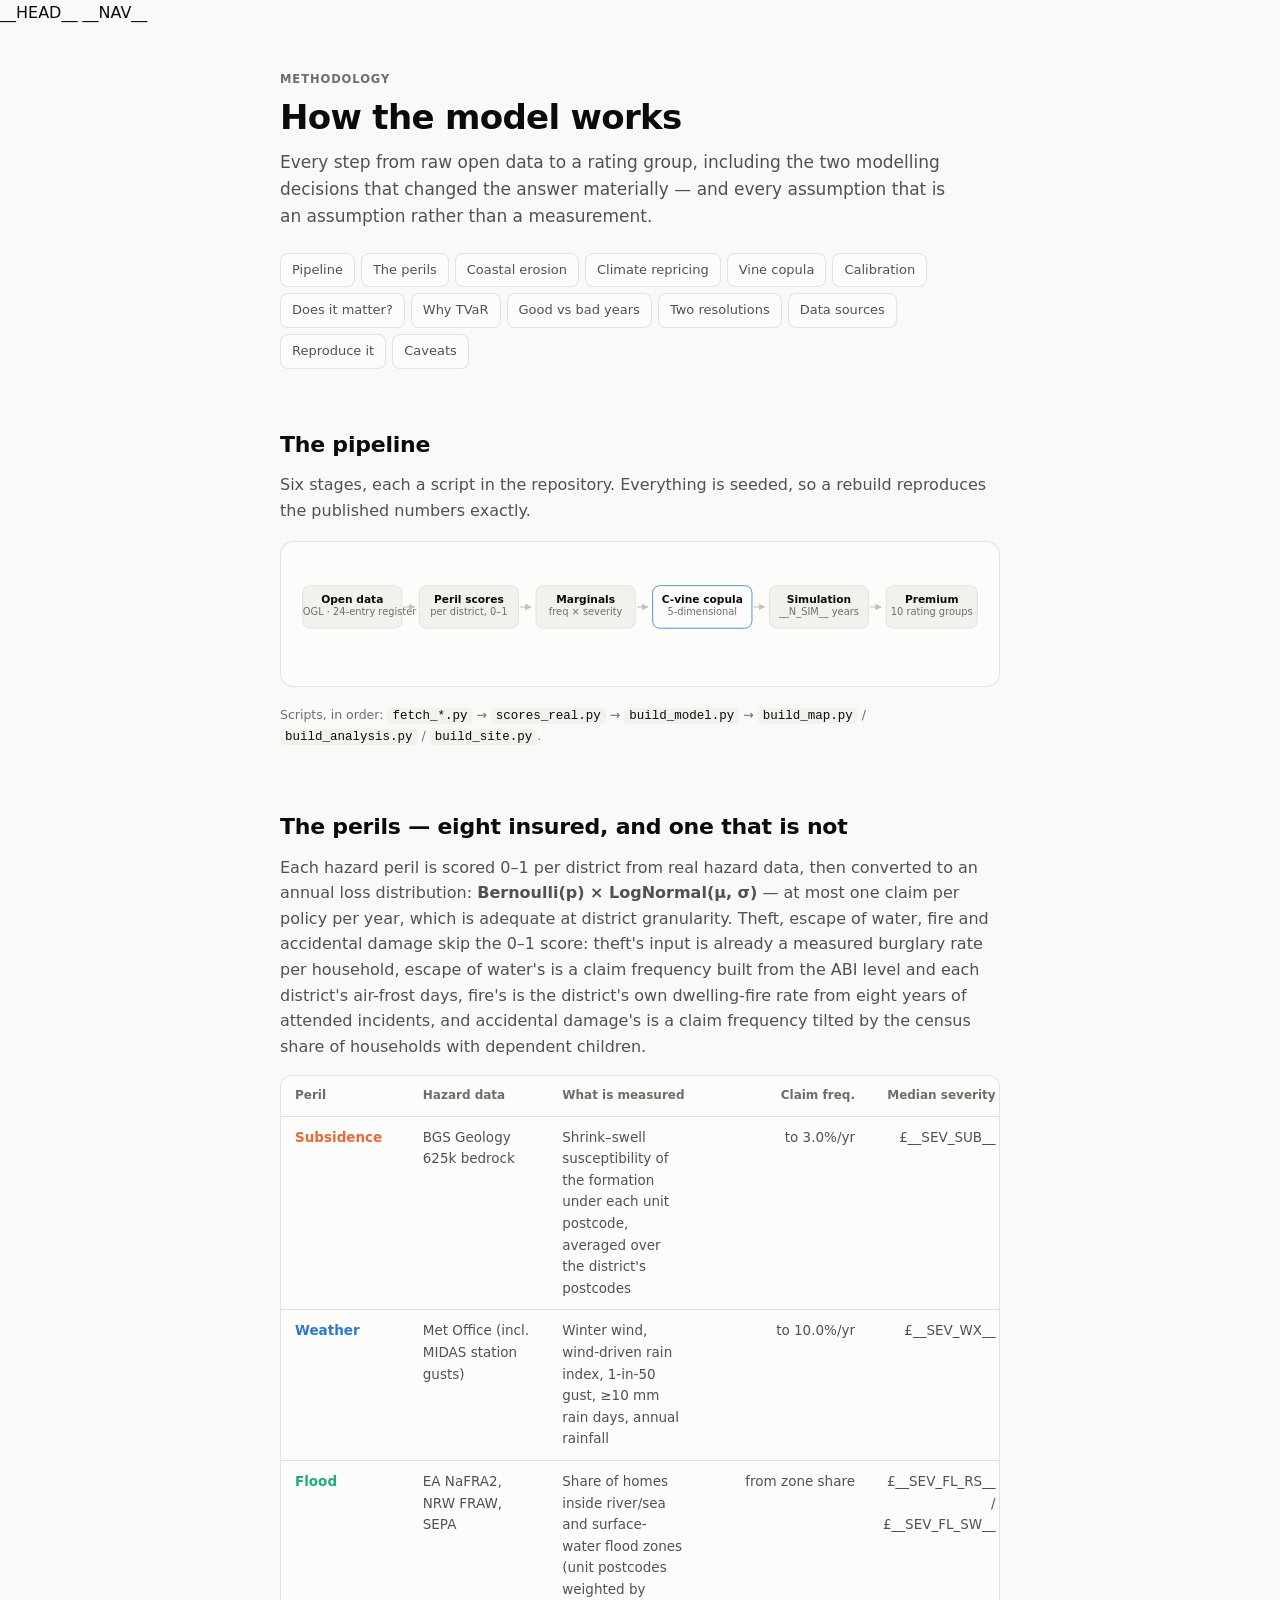
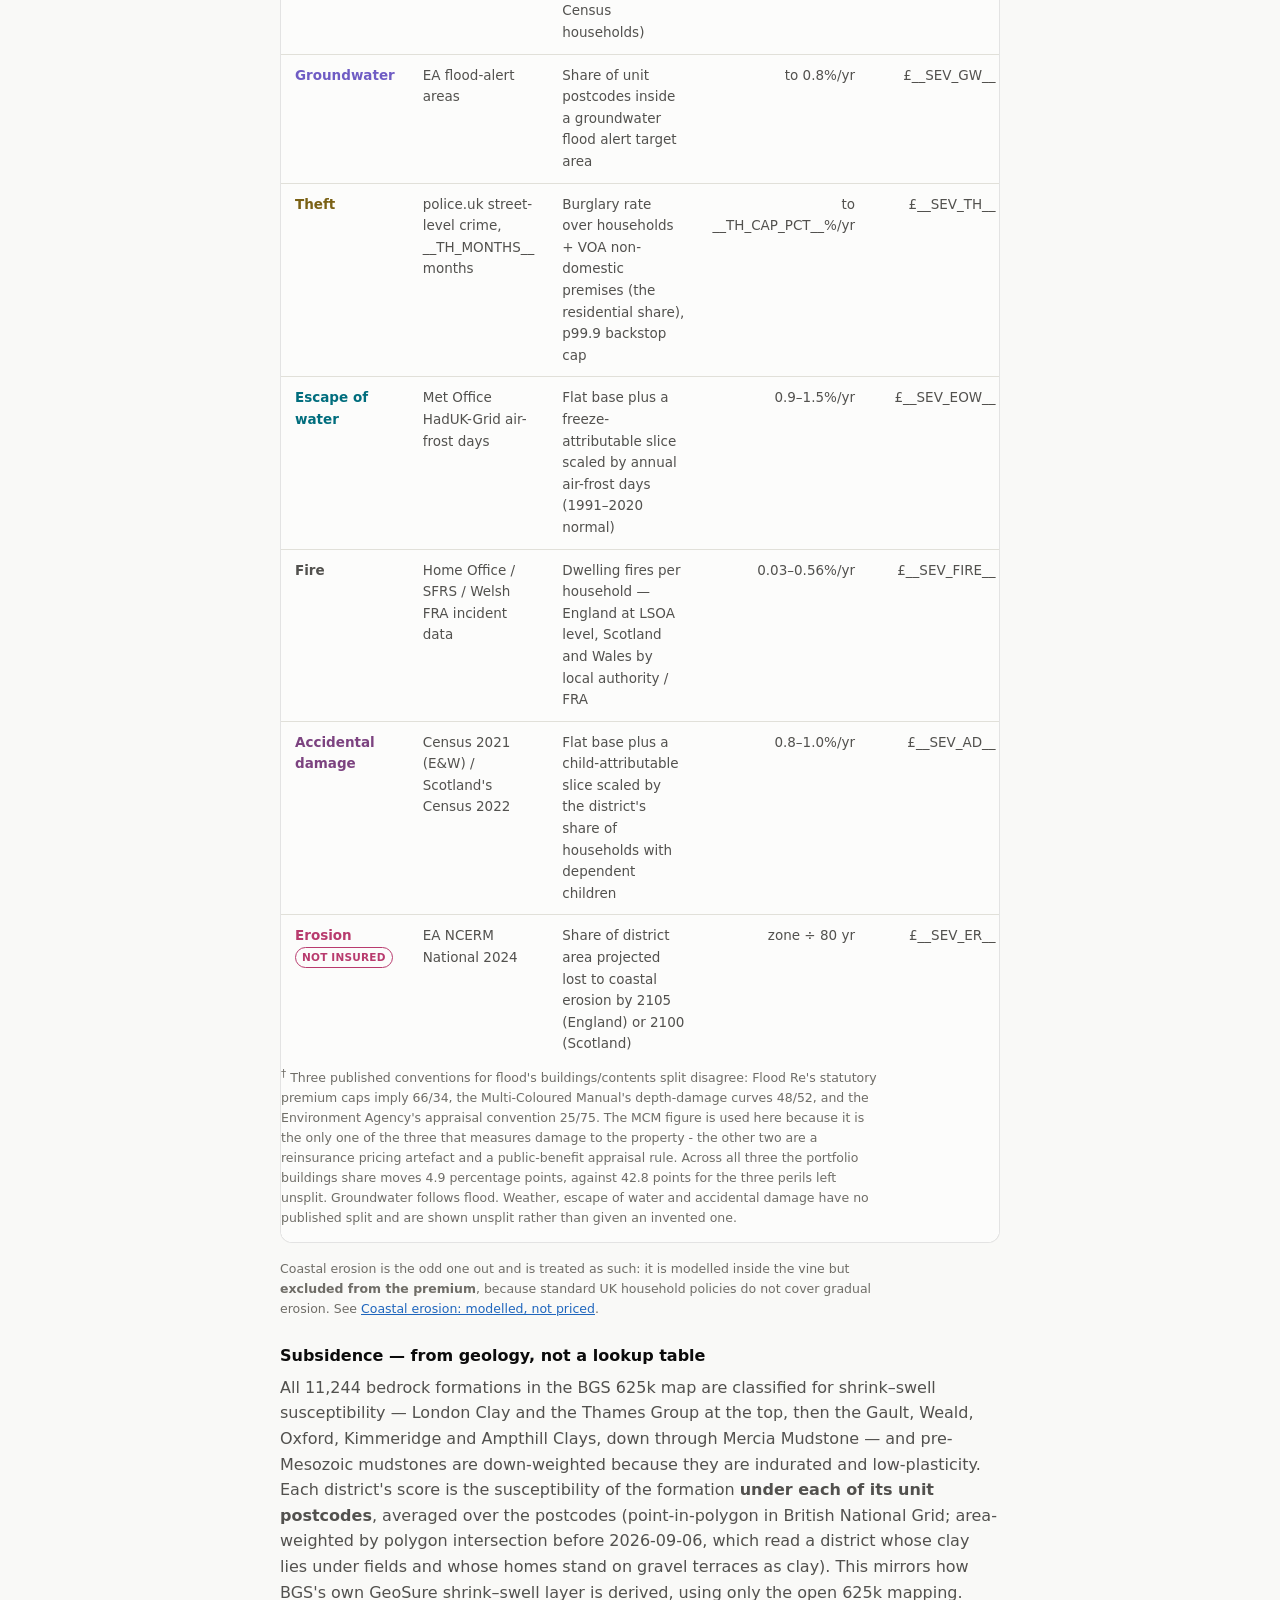
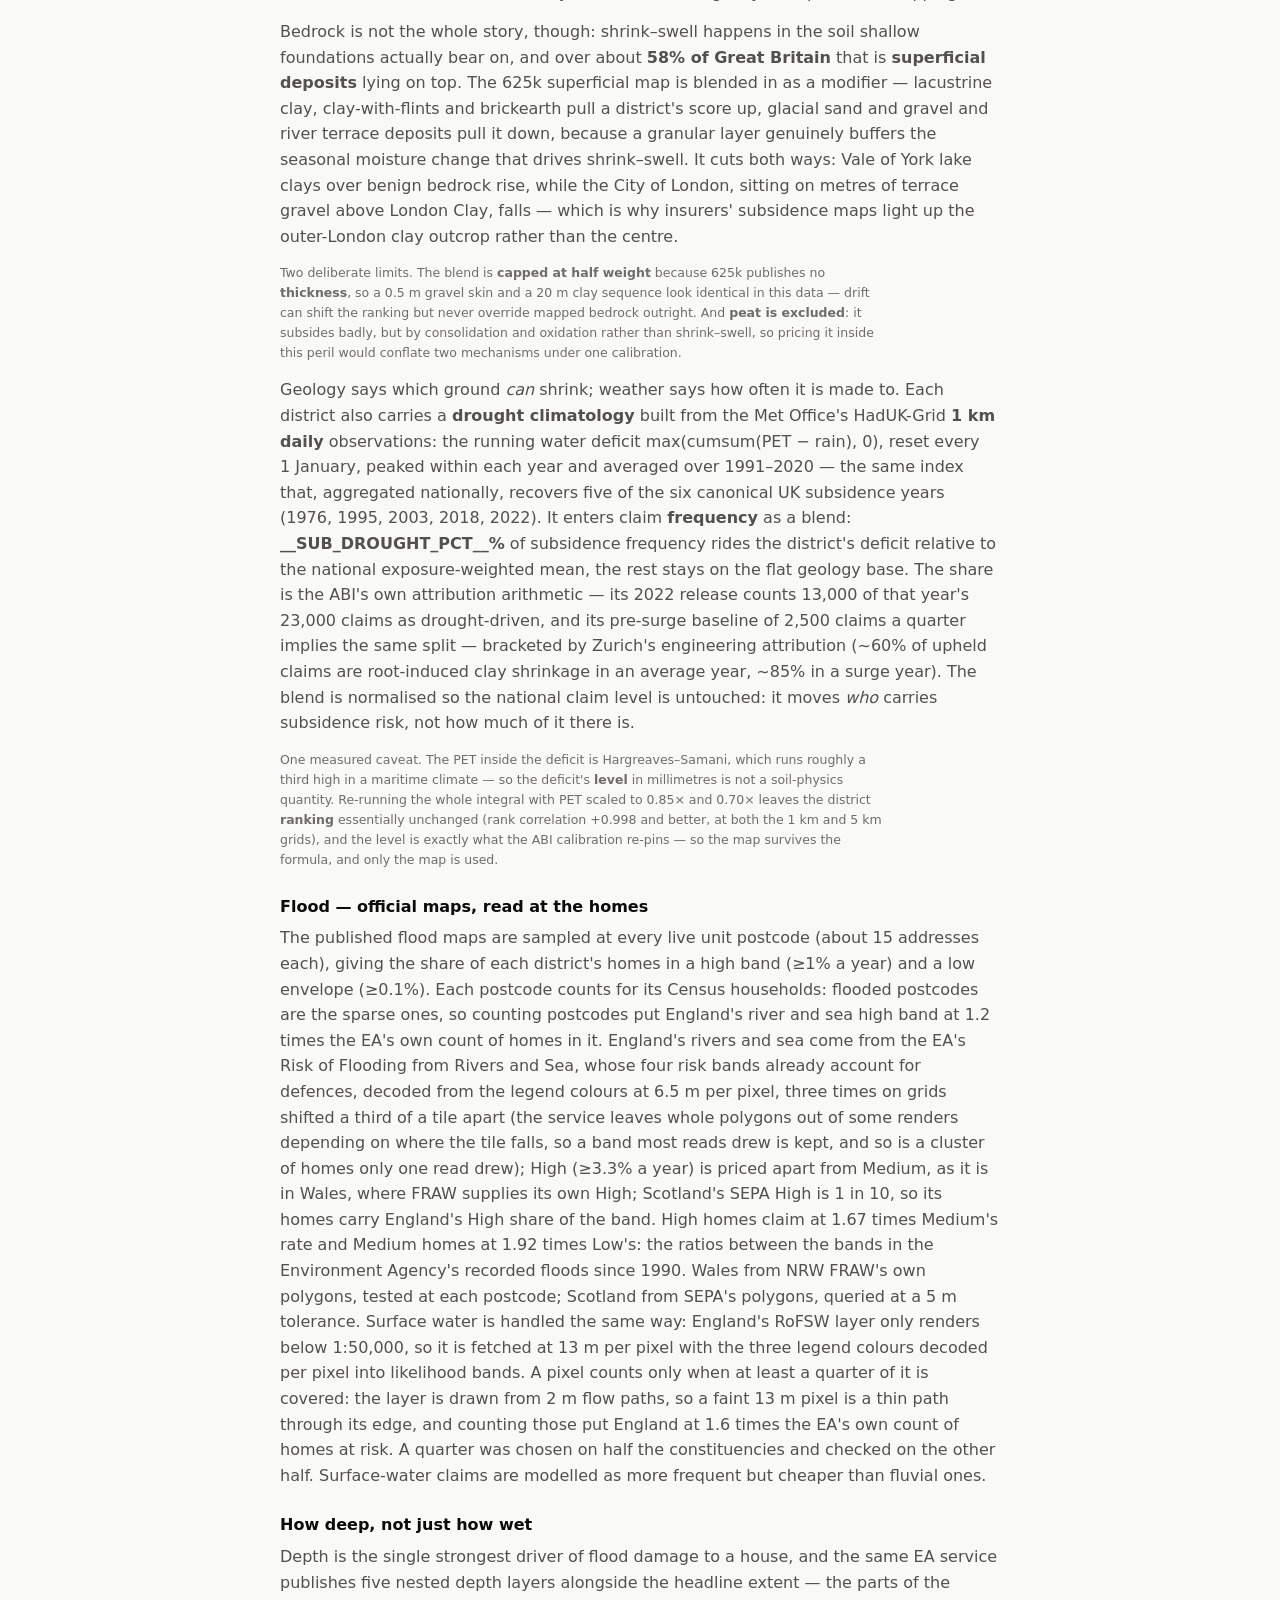
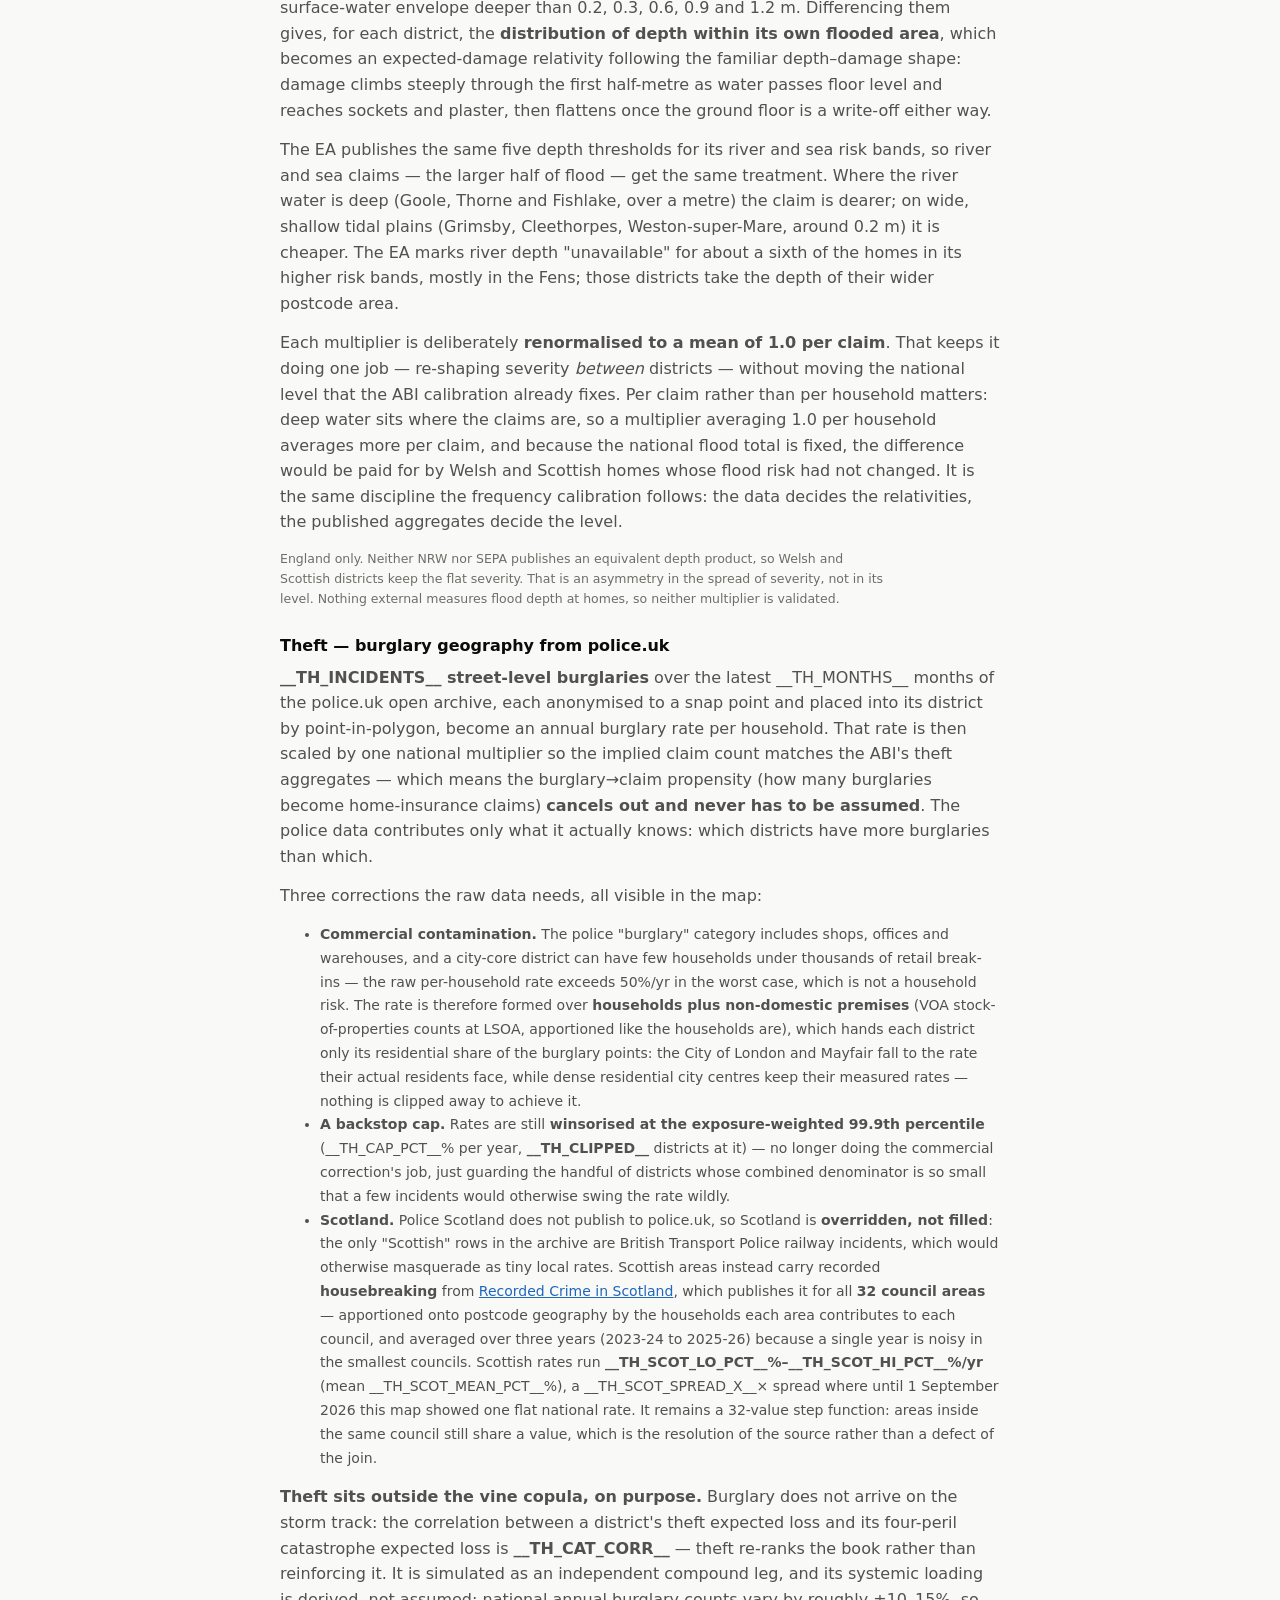
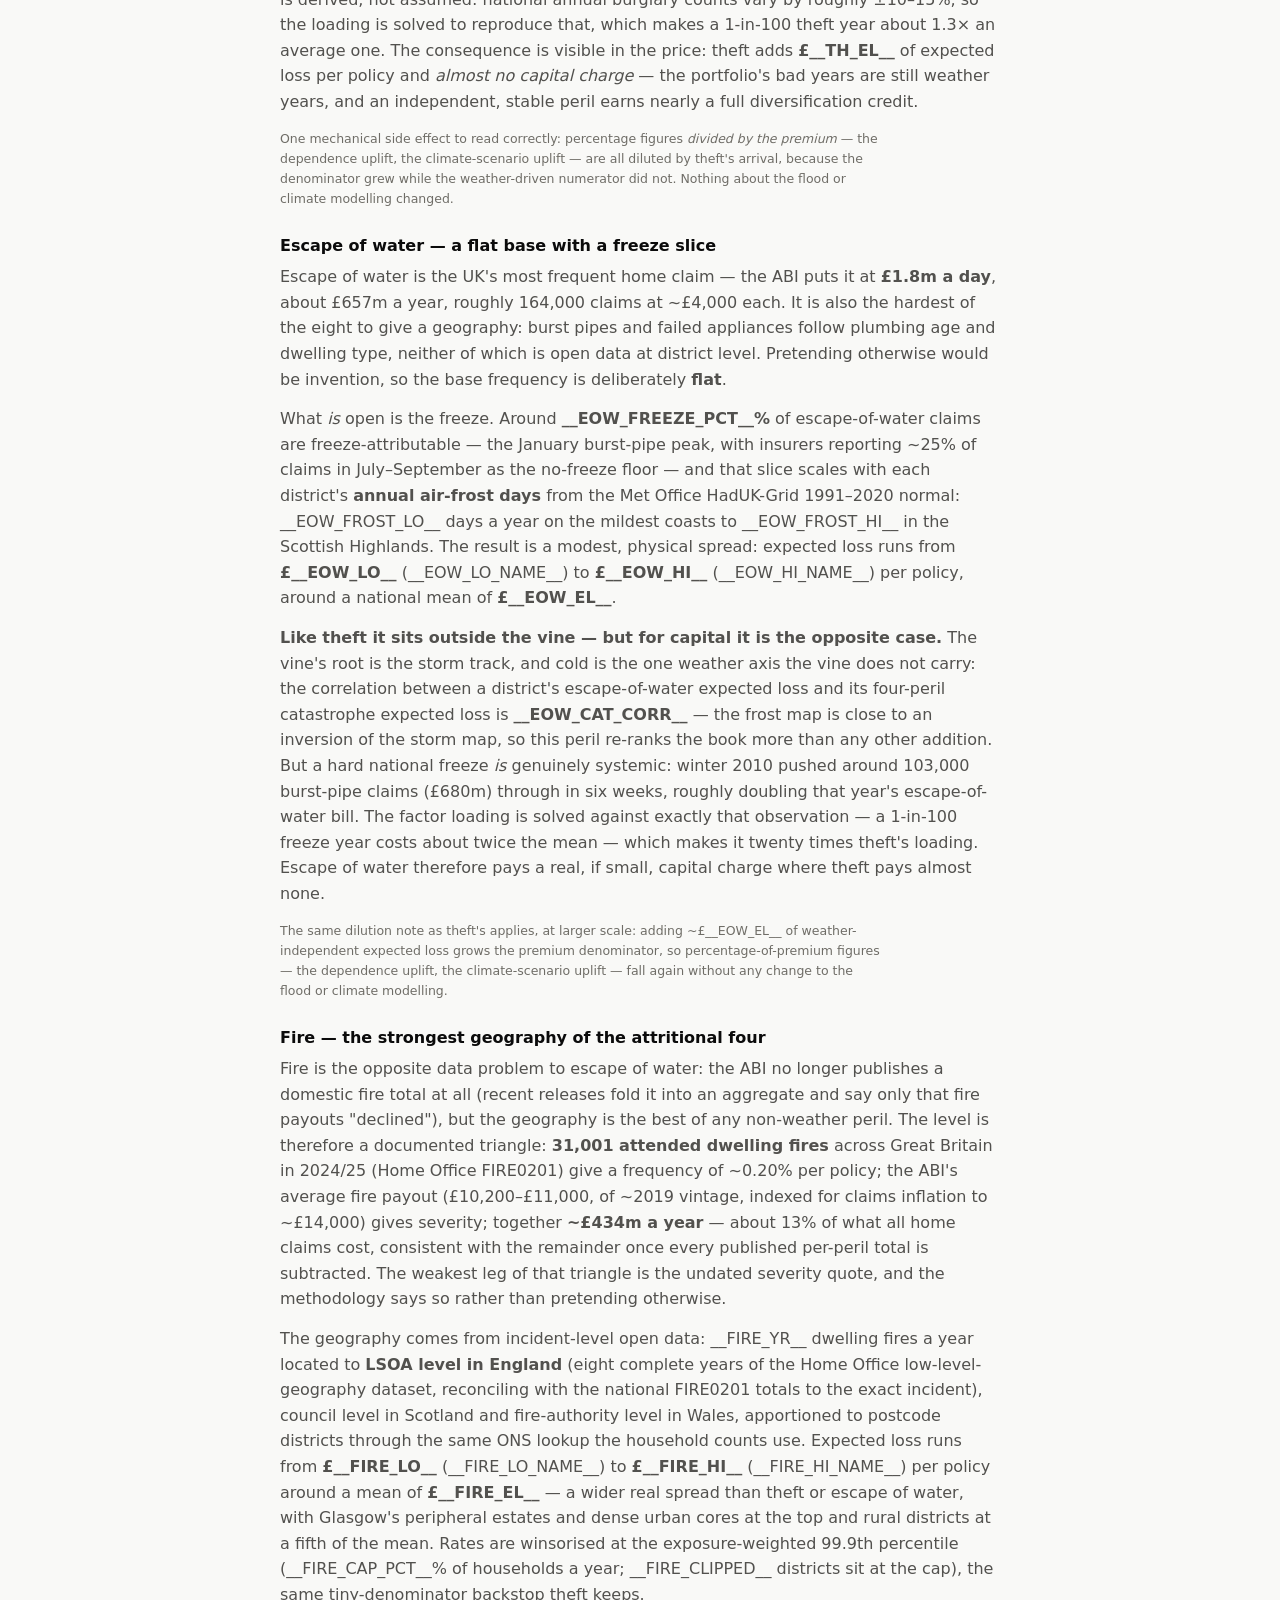
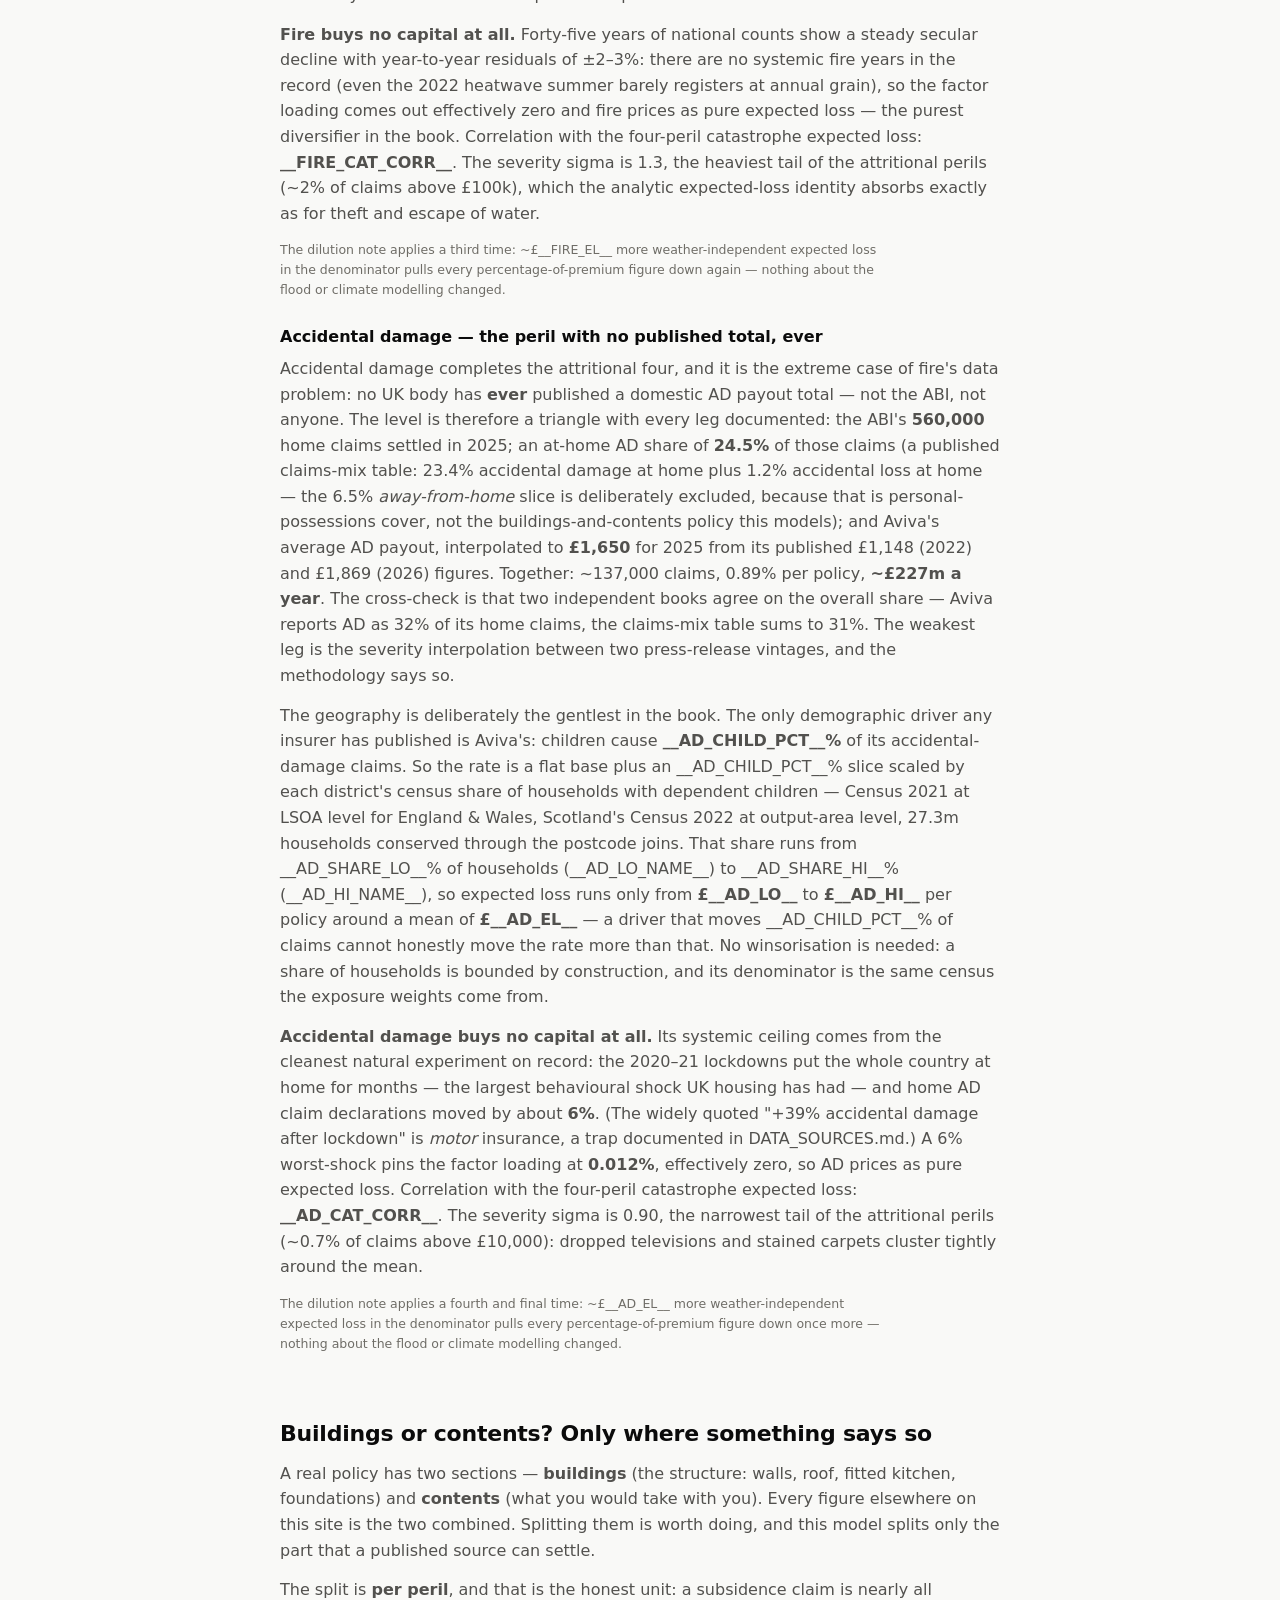
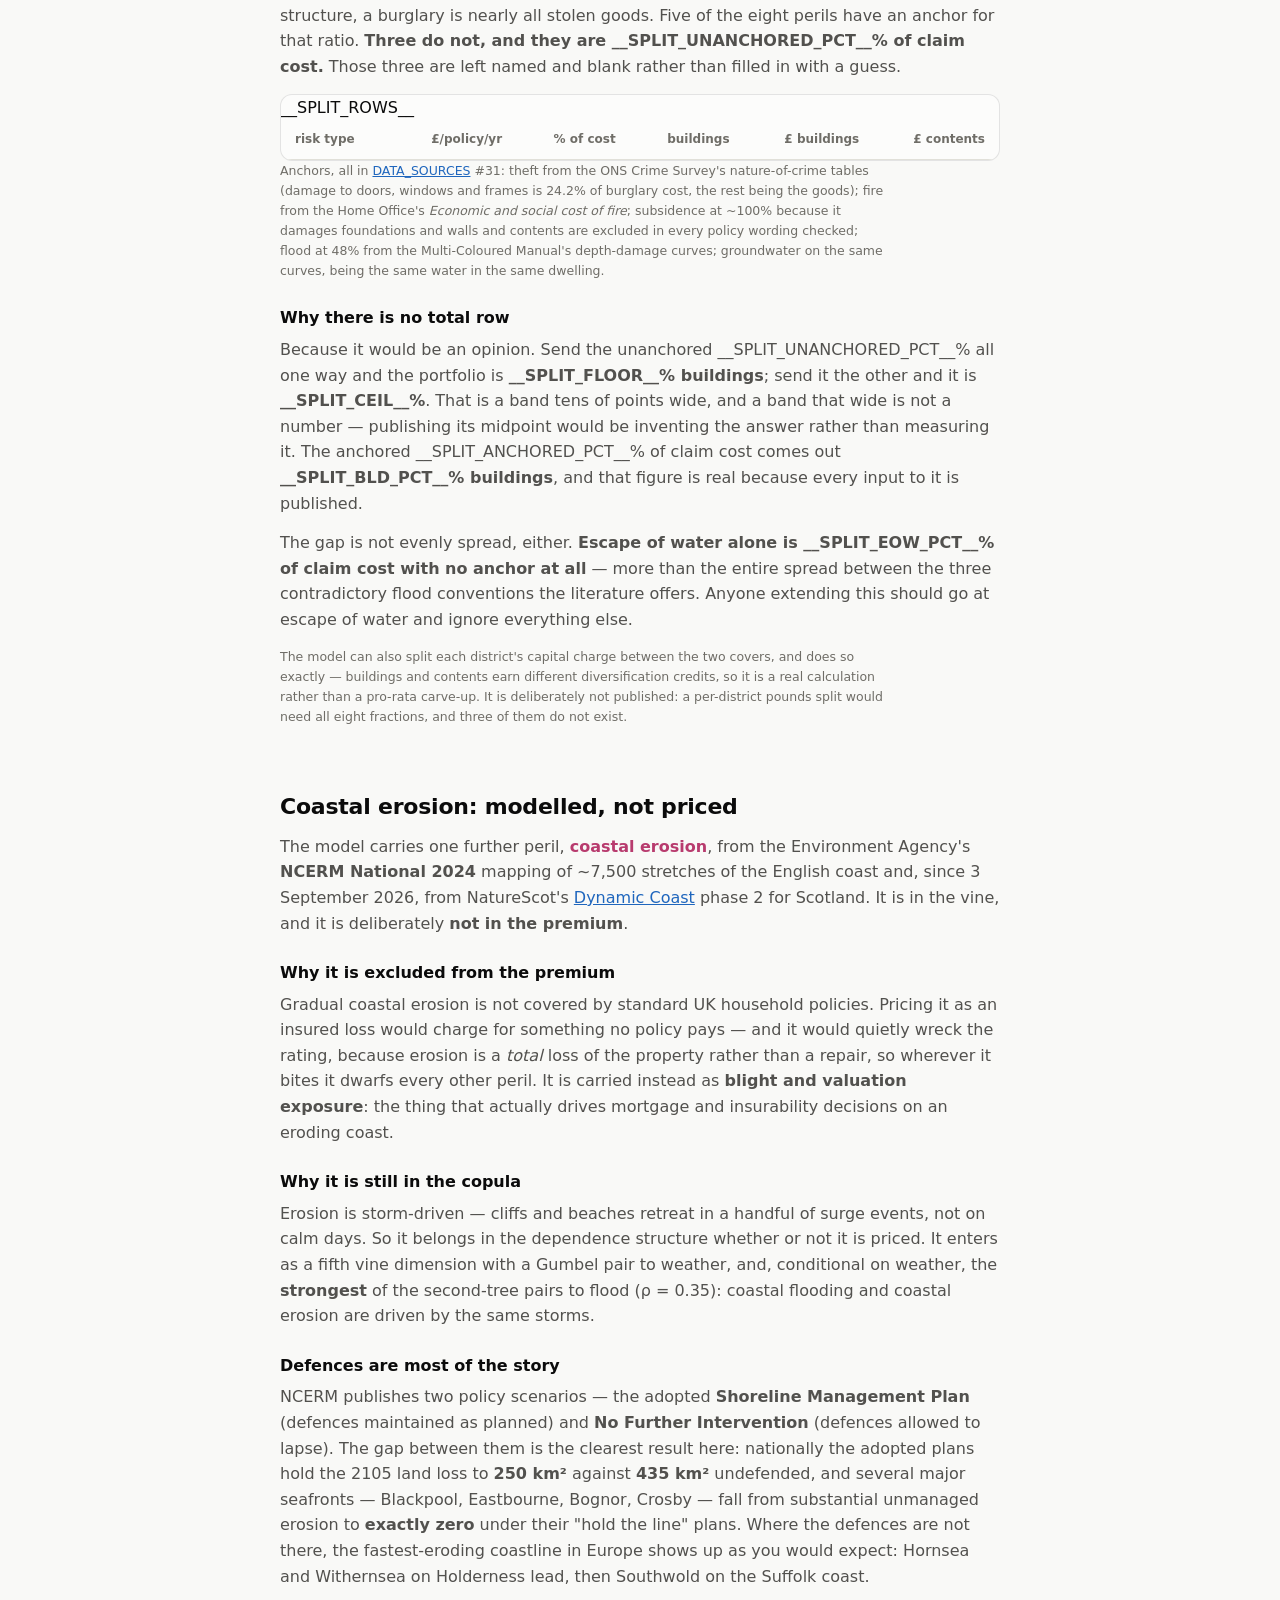
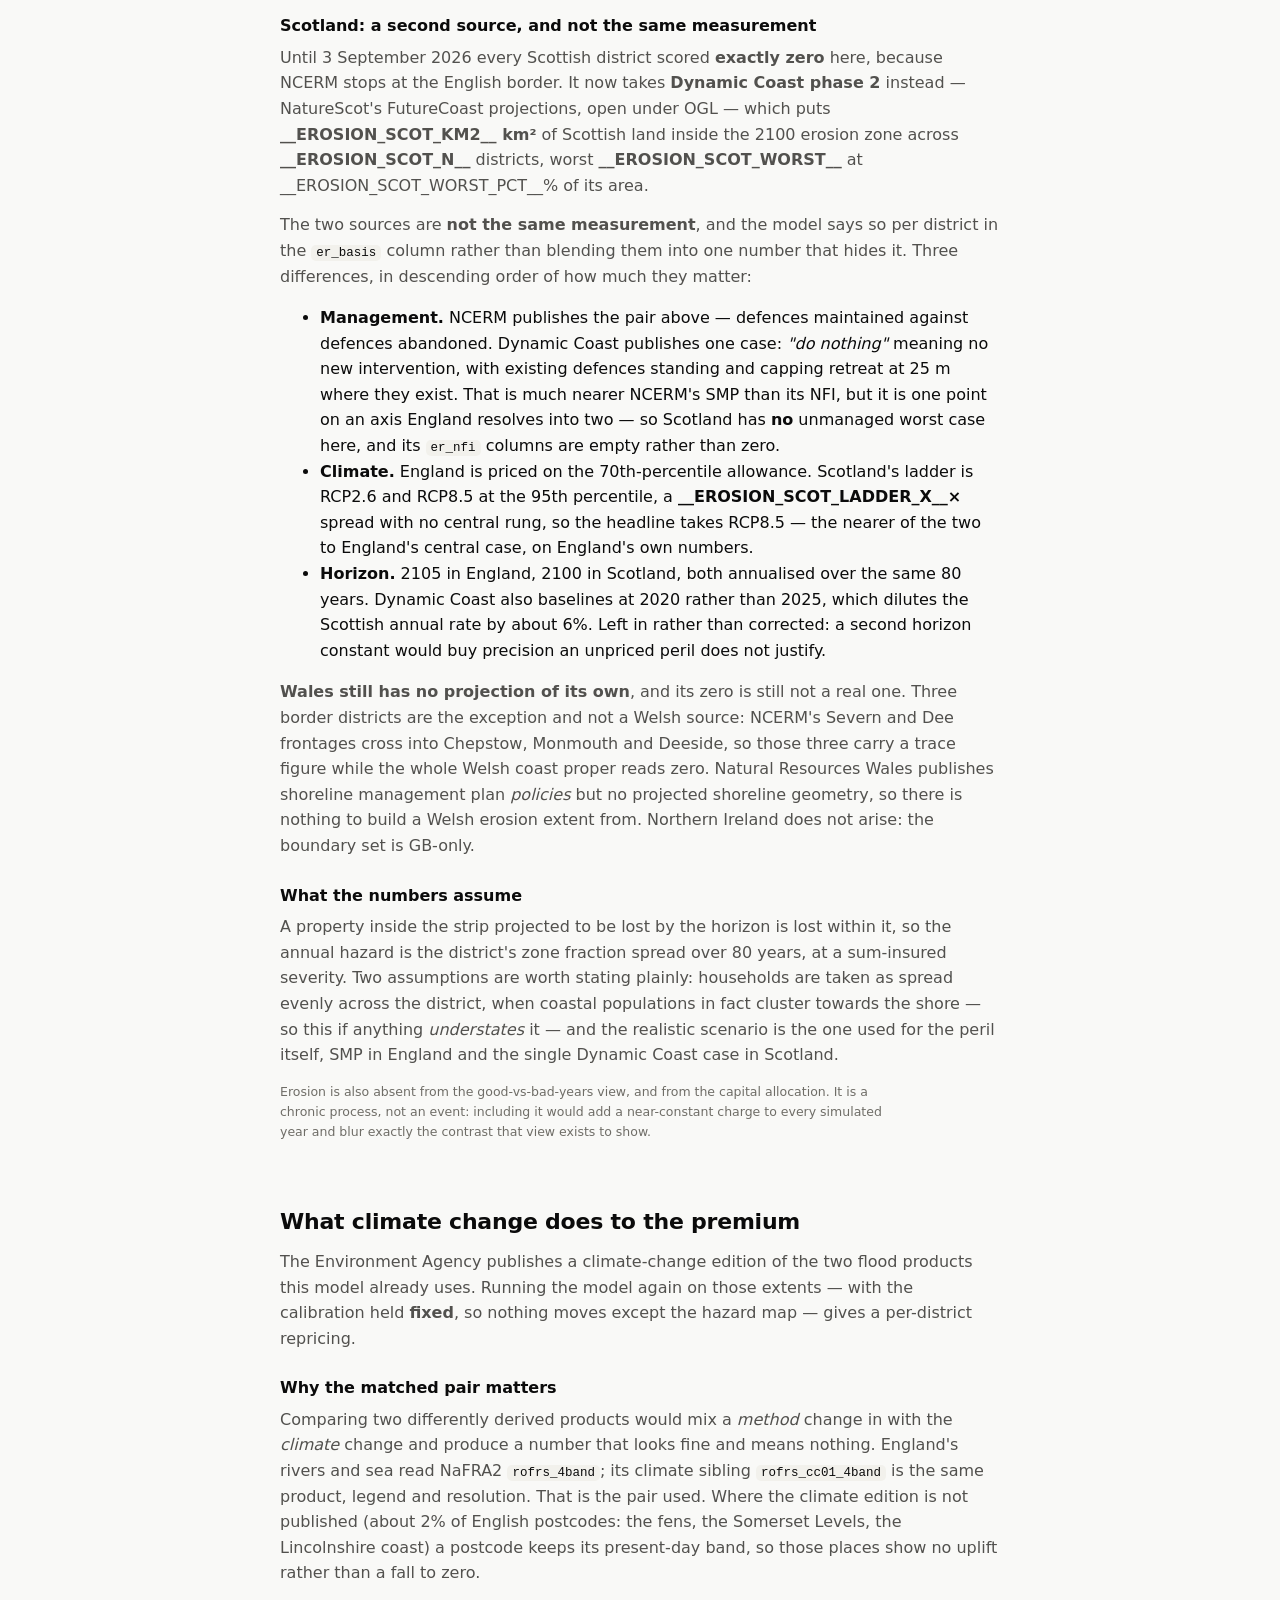
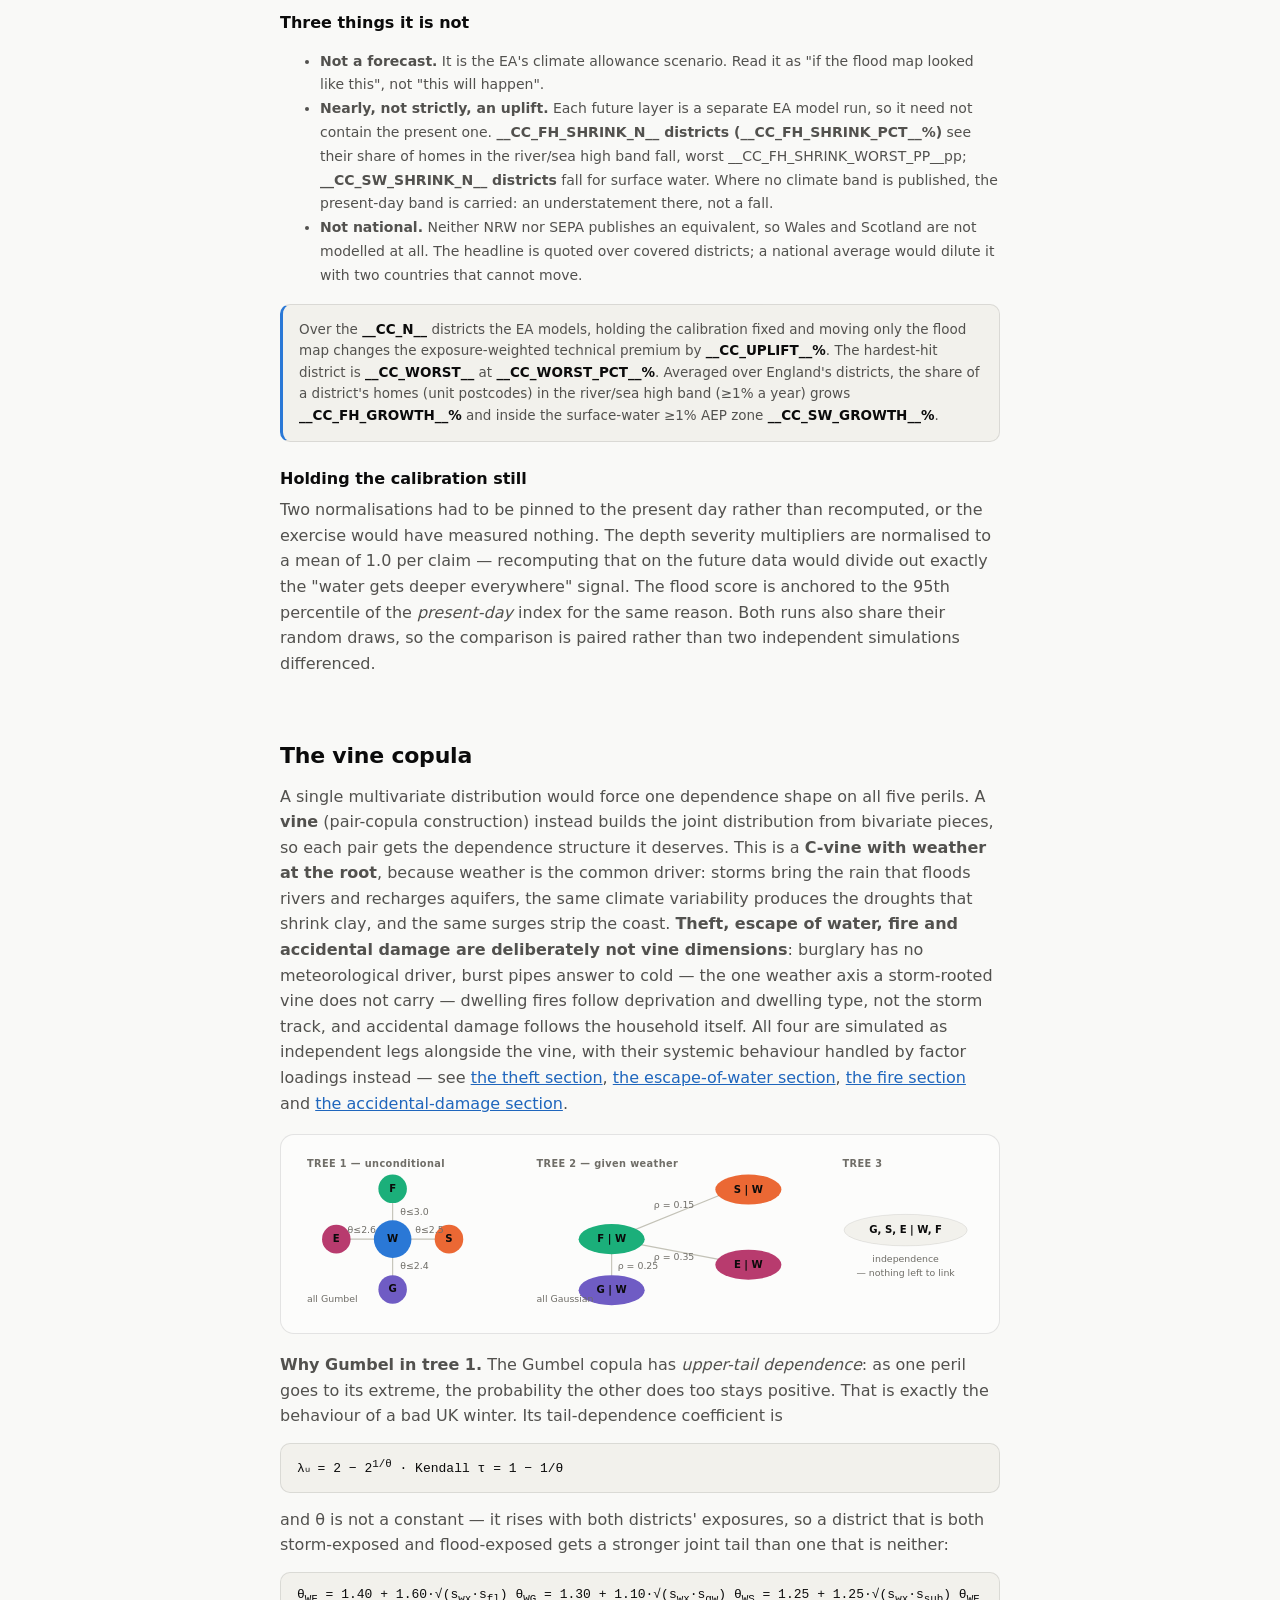
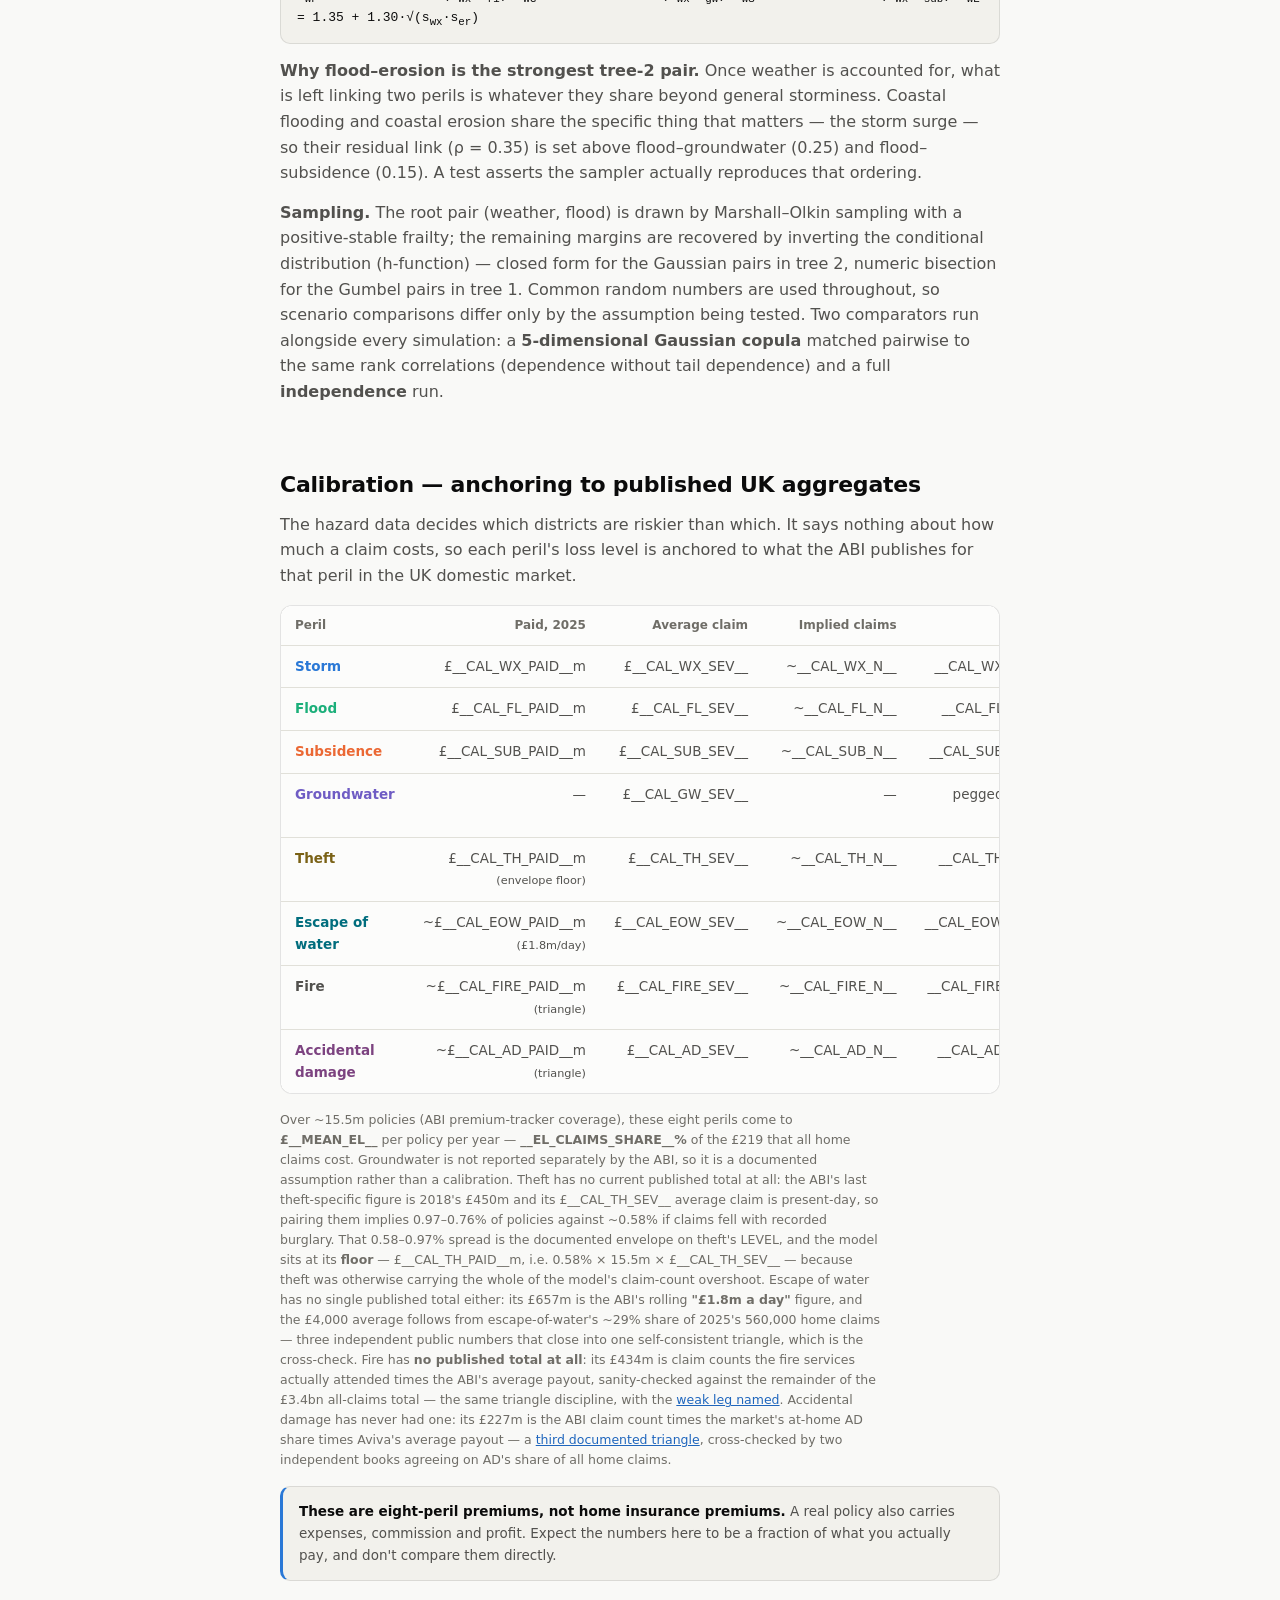
<file: site/methodology.template.html>
<!DOCTYPE html>
<html lang="en-GB">
<head>
<meta charset="utf-8">
<meta name="viewport" content="width=device-width, initial-scale=1">
<title>Methodology — UK Home Insurance Risk Map</title>
<link rel="stylesheet" href="assets/site.css">
__HEAD__
<style>
  .toc { display: flex; gap: 6px; flex-wrap: wrap; margin: 22px 0 0; }
  .toc a {
    font-size: 13px; text-decoration: none; color: var(--ink-2);
    border: 1px solid var(--border); background: var(--surface-1);
    border-radius: 8px; padding: 6px 11px;
  }
  .toc a:hover { border-color: var(--axis); color: var(--ink-1); }
  section.doc { padding: 40px 0 8px; scroll-margin-top: 64px; }
  section.doc > h2 { margin-bottom: 10px; }
  .formula {
    background: var(--surface-2); border: 1px solid var(--border);
    border-radius: 10px; padding: 12px 16px; margin: 14px 0;
    font-family: ui-monospace, SFMono-Regular, Menlo, Consolas, monospace;
    font-size: 13px; color: var(--ink-1); overflow-x: auto;
  }
  .diagram-card {
    background: var(--surface-1); border: 1px solid var(--border);
    border-radius: 14px; padding: 20px; margin: 18px 0;
  }
  /* Diagram type is sized for its RENDERED size, not its viewBox size.
     A fixed viewBox scales text down with everything else: at the content
     column's ~0.75 scale a 10px label renders at 7.5px, and on a phone at
     ~0.34 it rendered at 3.4px — measured, and guarded by the layout tests.
     So: fonts big enough to survive the desktop scale, and below 640px the
     diagrams restack (vertical pipeline, vine panels stacked) instead of
     shrinking. */
  .node-label { font-size: 13.5px; fill: var(--ink-1); font-weight: 600; }
  .edge-label { font-size: 12.5px; fill: var(--ink-muted); }
  .tree-title { font-size: 13px; fill: var(--ink-muted); font-weight: 600; letter-spacing: .04em; }
  .step-label { font-size: 13.5px; fill: var(--ink-1); font-weight: 600; }
  .step-sub { font-size: 12.5px; fill: var(--ink-muted); }
  /* districts-vs-sectors figure: two panels of the same ground */
  .res-figure { display: flex; gap: 14px; align-items: flex-start; }
  .res-figure svg { display: block; width: 100%; height: auto; flex: 1 1 0; }
  .panel-title { font-size: 13px; fill: var(--ink-1); font-weight: 650; }
  .focus-label { font-size: 12.5px; fill: var(--ink-1); font-weight: 700; }
  @media (max-width: 640px) {
    /* stack, and reset the row's flex-basis - in a column it applies to
       HEIGHT and collapses each panel to nothing (learned on the vine) */
    .res-figure { flex-direction: column; align-items: center; }
    .res-figure svg { flex: 0 0 auto; max-width: 330px; }
  }
  .diagram-v { display: none; }
  .vine-row { display: flex; gap: 16px; align-items: flex-start; }
  .vine-row svg { display: block; height: auto; width: 100%; }
  /* flex-grow proportional to each panel's viewBox width, so all three
     panels render at the SAME scale side by side */
  .vine-row .vine-t1 { flex: 270 1 0; }
  .vine-row .vine-t2 { flex: 386 1 0; }
  .vine-row .vine-t3 { flex: 204 1 0; }
  @media (max-width: 640px) {
    /* svg.diagram in site.css sets display:block at (0,1,1); a bare
       .diagram-h at (0,1,0) loses to it, so match the element too */
    svg.diagram-h { display: none; }
    .diagram-v { display: block; max-width: 250px; margin: 0 auto; }
    .vine-row { flex-direction: column; gap: 4px; align-items: center; }
    /* stacked: the row layout's flex-basis 0 now applies to HEIGHT and
       collapses every panel to zero (measured), so reset it — then cap
       each panel near its native size so the type does not balloon */
    .vine-row .vine-t1 { flex: 0 0 auto; width: 100%; max-width: 280px; }
    .vine-row .vine-t2 { flex: 0 0 auto; width: 100%; max-width: 390px; }
    .vine-row .vine-t3 { flex: 0 0 auto; width: 100%; max-width: 215px; }
  }
</style>
</head>
<body>
__NAV__

<div class="wrap narrow">

  <section class="hero" style="padding:44px 0 18px">
    <div class="eyebrow">Methodology</div>
    <h1 style="font-size:clamp(26px,4vw,34px)">How the model works</h1>
    <p class="lede">Every step from raw open data to a rating group, including the two
    modelling decisions that changed the answer materially — and every assumption that is
    an assumption rather than a measurement.</p>
    <div class="toc">
      <a href="#pipeline">Pipeline</a>
      <a href="#perils">The perils</a>
      <a href="#erosion">Coastal erosion</a>
      <a href="#climate">Climate repricing</a>
      <a href="#vine">Vine copula</a>
      <a href="#calibration">Calibration</a>
      <a href="#dependence-effect">Does it matter?</a>
      <a href="#tvar">Why TVaR</a>
      <a href="#years">Good vs bad years</a>
      <a href="#sectors">Two resolutions</a>
      <a href="#data">Data sources</a>
      <a href="#repro">Reproduce it</a>
      <a href="#caveats">Caveats</a>
    </div>
  </section>

  <section class="doc" id="pipeline">
    <h2>The pipeline</h2>
    <p>Six stages, each a script in the repository. Everything is seeded, so a rebuild
    reproduces the published numbers exactly.</p>
    <div class="diagram-card">
      <svg class="diagram diagram-h" viewBox="0 0 860 132" role="img" aria-label="Pipeline: open data to peril scores to marginals to vine copula to simulation to premium">
        <defs>
          <marker id="ar" viewBox="0 0 10 10" refX="9" refY="5" markerWidth="6" markerHeight="6" orient="auto">
            <path d="M0 0 L10 5 L0 10 z" fill="var(--axis)"/>
          </marker>
        </defs>
        <g>
          <rect x="2" y="30" width="126" height="54" rx="9" fill="var(--surface-2)" stroke="var(--border)"/>
          <text class="step-label" x="65" y="52" text-anchor="middle">Open data</text>
          <text class="step-sub" x="65" y="67" text-anchor="middle">all OGL · 24-entry register</text>

          <rect x="150" y="30" width="126" height="54" rx="9" fill="var(--surface-2)" stroke="var(--border)"/>
          <text class="step-label" x="213" y="52" text-anchor="middle">Peril scores</text>
          <text class="step-sub" x="213" y="67" text-anchor="middle">per district, 0–1</text>

          <rect x="298" y="30" width="126" height="54" rx="9" fill="var(--surface-2)" stroke="var(--border)"/>
          <text class="step-label" x="361" y="52" text-anchor="middle">Marginals</text>
          <text class="step-sub" x="361" y="67" text-anchor="middle">freq × severity</text>

          <rect x="446" y="30" width="126" height="54" rx="9" fill="var(--surface-1)" stroke="var(--accent)"/>
          <text class="step-label" x="509" y="52" text-anchor="middle">C-vine copula</text>
          <text class="step-sub" x="509" y="67" text-anchor="middle">5-dimensional</text>

          <rect x="594" y="30" width="126" height="54" rx="9" fill="var(--surface-2)" stroke="var(--border)"/>
          <text class="step-label" x="657" y="52" text-anchor="middle">Simulation</text>
          <text class="step-sub" x="657" y="67" text-anchor="middle">__N_SIM__ years</text>

          <rect x="742" y="30" width="116" height="54" rx="9" fill="var(--surface-2)" stroke="var(--border)"/>
          <text class="step-label" x="800" y="52" text-anchor="middle">Premium</text>
          <text class="step-sub" x="800" y="67" text-anchor="middle">10 rating groups</text>

          <g stroke="var(--axis)" stroke-width="1.4" marker-end="url(#ar)" fill="none">
            <path d="M130 57 h14"/><path d="M278 57 h14"/><path d="M426 57 h14"/>
            <path d="M574 57 h14"/><path d="M722 57 h14"/>
          </g>
        </g>
      </svg>
      <!-- Same pipeline, stacked, for narrow screens: at phone width the
           horizontal variant scales its type to ~34% (3.4px), which is not
           text any more. The two variants are toggled by CSS only. -->
      <svg class="diagram-v" viewBox="0 0 240 496" role="img" aria-label="Pipeline: open data to peril scores to marginals to vine copula to simulation to premium">
        <defs>
          <marker id="arv" viewBox="0 0 10 10" refX="9" refY="5" markerWidth="6" markerHeight="6" orient="auto">
            <path d="M0 0 L10 5 L0 10 z" fill="var(--axis)"/>
          </marker>
        </defs>
        <g>
          <rect x="25" y="4" width="190" height="54" rx="9" fill="var(--surface-2)" stroke="var(--border)"/>
          <text class="step-label" x="120" y="26" text-anchor="middle">Open data</text>
          <text class="step-sub" x="120" y="43" text-anchor="middle">all OGL · 24-entry register</text>

          <rect x="25" y="90" width="190" height="54" rx="9" fill="var(--surface-2)" stroke="var(--border)"/>
          <text class="step-label" x="120" y="112" text-anchor="middle">Peril scores</text>
          <text class="step-sub" x="120" y="129" text-anchor="middle">per district, 0–1</text>

          <rect x="25" y="176" width="190" height="54" rx="9" fill="var(--surface-2)" stroke="var(--border)"/>
          <text class="step-label" x="120" y="198" text-anchor="middle">Marginals</text>
          <text class="step-sub" x="120" y="215" text-anchor="middle">freq × severity</text>

          <rect x="25" y="262" width="190" height="54" rx="9" fill="var(--surface-1)" stroke="var(--accent)"/>
          <text class="step-label" x="120" y="284" text-anchor="middle">C-vine copula</text>
          <text class="step-sub" x="120" y="301" text-anchor="middle">5-dimensional</text>

          <rect x="25" y="348" width="190" height="54" rx="9" fill="var(--surface-2)" stroke="var(--border)"/>
          <text class="step-label" x="120" y="370" text-anchor="middle">Simulation</text>
          <text class="step-sub" x="120" y="387" text-anchor="middle">__N_SIM__ years</text>

          <rect x="25" y="434" width="190" height="54" rx="9" fill="var(--surface-2)" stroke="var(--border)"/>
          <text class="step-label" x="120" y="456" text-anchor="middle">Premium</text>
          <text class="step-sub" x="120" y="473" text-anchor="middle">10 rating groups</text>

          <g stroke="var(--axis)" stroke-width="1.4" marker-end="url(#arv)" fill="none">
            <path d="M120 62 v22"/><path d="M120 148 v22"/><path d="M120 234 v22"/>
            <path d="M120 320 v22"/><path d="M120 406 v22"/>
          </g>
        </g>
      </svg>
    </div>
    <p class="note">Scripts, in order: <code>fetch_*.py</code> → <code>scores_real.py</code> →
    <code>build_model.py</code> → <code>build_map.py</code> / <code>build_analysis.py</code> /
    <code>build_site.py</code>.</p>
  </section>

  <section class="doc" id="perils">
    <h2>The perils — eight insured, and one that is not</h2>
    <p>Each hazard peril is scored 0–1 per district from real hazard data, then converted
    to an annual loss distribution: <b>Bernoulli(p) × LogNormal(μ, σ)</b> — at most one
    claim per policy per year, which is adequate at district granularity. Theft,
    escape of water, fire and accidental damage skip the 0–1 score: theft's input is
    already a measured burglary rate per household, escape of water's is a claim
    frequency built from the ABI level and each district's air-frost days, fire's is
    the district's own dwelling-fire rate from eight years of attended incidents, and
    accidental damage's is a claim frequency tilted by the census share of households
    with dependent children.</p>

    <div class="tablewrap" style="margin:16px 0">
      <table class="data">
        <tr>
          <th>Peril</th><th>Hazard data</th><th>What is measured</th>
          <th class="num">Claim freq.</th><th class="num">Median severity</th>
          <th class="num">% of claim cost</th><th class="num">Buildings</th><th class="num">Contents</th>
        </tr>
        <tr>
          <td><strong style="color:var(--sub)">Subsidence</strong></td>
          <td>BGS Geology 625k bedrock</td>
          <td>Shrink–swell susceptibility of the formation under each unit postcode, averaged over the district's postcodes</td>
          <td class="num">to 3.0%/yr</td><td class="num">£__SEV_SUB__</td><td class="num">__PCT_SUB__%</td><td class="num">__BLD_SUB__%</td><td class="num">__CNT_SUB__%</td>
        </tr>
        <tr>
          <td><strong style="color:var(--wx)">Weather</strong></td>
          <td>Met Office (incl. MIDAS station gusts)</td>
          <td>Winter wind, wind-driven rain index, 1-in-50 gust, ≥10 mm rain days, annual rainfall</td>
          <td class="num">to 10.0%/yr</td><td class="num">£__SEV_WX__</td><td class="num">__PCT_WX__%</td><td class="num" colspan="2"><span class="pill">unsplit</span></td>
        </tr>
        <tr>
          <td><strong style="color:var(--fl)">Flood</strong></td>
          <td>EA NaFRA2, NRW FRAW, SEPA</td>
          <td>Share of homes inside river/sea and surface-water flood zones (unit postcodes weighted by Census households)</td>
          <td class="num">from zone share</td><td class="num">£__SEV_FL_RS__ / £__SEV_FL_SW__</td><td class="num">__PCT_FL__%</td><td class="num">__BLD_FL__%<sup>†</sup></td><td class="num">__CNT_FL__%<sup>†</sup></td>
        </tr>
        <tr>
          <td><strong style="color:var(--gw)">Groundwater</strong></td>
          <td>EA flood-alert areas</td>
          <td>Share of unit postcodes inside a groundwater flood alert target area</td>
          <td class="num">to 0.8%/yr</td><td class="num">£__SEV_GW__</td><td class="num">__PCT_GW__%</td><td class="num">__BLD_GW__%<sup>†</sup></td><td class="num">__CNT_GW__%<sup>†</sup></td>
        </tr>
        <tr>
          <td><strong style="color:var(--th)">Theft</strong></td>
          <td>police.uk street-level crime, __TH_MONTHS__ months</td>
          <td>Burglary rate over households + VOA non-domestic premises (the residential share), p99.9 backstop cap</td>
          <td class="num">to __TH_CAP_PCT__%/yr</td><td class="num">£__SEV_TH__</td><td class="num">__PCT_TH__%</td><td class="num">__BLD_TH__%</td><td class="num">__CNT_TH__%</td>
        </tr>
        <tr>
          <td><strong style="color:var(--eow)">Escape of water</strong></td>
          <td>Met Office HadUK-Grid air-frost days</td>
          <td>Flat base plus a freeze-attributable slice scaled by annual air-frost days (1991–2020 normal)</td>
          <td class="num">0.9–1.5%/yr</td><td class="num">£__SEV_EOW__</td><td class="num">__PCT_EOW__%</td><td class="num" colspan="2"><span class="pill">unsplit</span></td>
        </tr>
        <tr>
          <td><strong style="color:var(--fire)">Fire</strong></td>
          <td>Home Office / SFRS / Welsh FRA incident data</td>
          <td>Dwelling fires per household — England at LSOA level, Scotland and Wales by local authority / FRA</td>
          <td class="num">0.03–0.56%/yr</td><td class="num">£__SEV_FIRE__</td><td class="num">__PCT_FIRE__%</td><td class="num">__BLD_FIRE__%</td><td class="num">__CNT_FIRE__%</td>
        </tr>
        <tr>
          <td><strong style="color:var(--ad)">Accidental damage</strong></td>
          <td>Census 2021 (E&amp;W) / Scotland's Census 2022</td>
          <td>Flat base plus a child-attributable slice scaled by the district's share of households with dependent children</td>
          <td class="num">0.8–1.0%/yr</td><td class="num">£__SEV_AD__</td><td class="num">__PCT_AD__%</td><td class="num" colspan="2"><span class="pill">unsplit</span></td>
        </tr>
        <tr>
          <td><strong style="color:var(--er)">Erosion</strong> <span class="pill">not insured</span></td>
          <td>EA NCERM National 2024</td>
          <td>Share of district area projected lost to coastal erosion by 2105 (England) or 2100 (Scotland)</td>
          <td class="num">zone ÷ 80 yr</td><td class="num">£__SEV_ER__</td><td class="num">—</td><td class="num">—</td><td class="num">—</td>
        </tr>
      </table>
      <p class="note"><sup>†</sup> Three published conventions for
      flood's buildings/contents split disagree: Flood Re's statutory
      premium caps imply 66/34, the Multi-Coloured Manual's depth-damage
      curves 48/52, and the Environment Agency's appraisal convention
      25/75. The MCM figure is used here because it is the only one of the
      three that measures damage to the property - the other two are a
      reinsurance pricing artefact and a public-benefit appraisal rule.
      Across all three the portfolio buildings share moves 4.9 percentage
      points, against 42.8 points for the three perils left unsplit.
      Groundwater follows flood. Weather, escape of water and accidental
      damage have no published split and are shown unsplit rather than
      given an invented one.</p>
    </div>
    <p class="note">Coastal erosion is the odd one out and is treated as such: it is
    modelled inside the vine but <b>excluded from the premium</b>, because standard UK
    household policies do not cover gradual erosion. See
    <a href="#erosion">Coastal erosion: modelled, not priced</a>.</p>

    <h3>Subsidence — from geology, not a lookup table</h3>
    <p>All 11,244 bedrock formations in the BGS 625k map are classified for shrink–swell
    susceptibility — London Clay and the Thames Group at the top, then the Gault, Weald,
    Oxford, Kimmeridge and Ampthill Clays, down through Mercia Mudstone — and pre-Mesozoic
    mudstones are down-weighted because they are indurated and low-plasticity. Each
    district's score is the susceptibility of the formation <b>under each of its unit
    postcodes</b>, averaged over the postcodes (point-in-polygon in British National Grid;
    area-weighted by polygon intersection before 2026-09-06, which read a district whose
    clay lies under fields and whose homes stand on gravel terraces as clay). This mirrors
    how BGS's own GeoSure shrink–swell layer is derived, using only the open 625k mapping.</p>
    <p>Bedrock is not the whole story, though: shrink–swell happens in the soil shallow
    foundations actually bear on, and over about <b>58% of Great Britain</b> that is
    <b>superficial deposits</b> lying on top. The 625k superficial map is blended in as a
    modifier — lacustrine clay, clay-with-flints and brickearth pull a district's score up,
    glacial sand and gravel and river terrace deposits pull it down, because a granular
    layer genuinely buffers the seasonal moisture change that drives shrink–swell. It cuts
    both ways: Vale of York lake clays over benign bedrock rise, while the City of London,
    sitting on metres of terrace gravel above London Clay, falls — which is why insurers'
    subsidence maps light up the outer-London clay outcrop rather than the centre.</p>
    <p class="note">Two deliberate limits. The blend is <b>capped at half weight</b> because
    625k publishes no <b>thickness</b>, so a 0.5 m gravel skin and a 20 m clay sequence look
    identical in this data — drift can shift the ranking but never override mapped bedrock
    outright. And <b>peat is excluded</b>: it subsides badly, but by consolidation and
    oxidation rather than shrink–swell, so pricing it inside this peril would conflate two
    mechanisms under one calibration.</p>
    <p>Geology says which ground <i>can</i> shrink; weather says how often it is made to.
    Each district also carries a <b>drought climatology</b> built from the Met Office's
    HadUK-Grid <b>1&nbsp;km daily</b> observations: the running water deficit
    max(cumsum(PET&nbsp;−&nbsp;rain),&nbsp;0), reset every 1&nbsp;January, peaked within each
    year and averaged over 1991–2020 — the same index that, aggregated nationally, recovers
    five of the six canonical UK subsidence years (1976, 1995, 2003, 2018, 2022). It enters
    claim <b>frequency</b> as a blend: <b>__SUB_DROUGHT_PCT__%</b> of subsidence frequency rides the
    district's deficit relative to the national exposure-weighted mean, the rest stays on
    the flat geology base. The share is the ABI's own attribution arithmetic — its 2022
    release counts 13,000 of that year's 23,000 claims as drought-driven, and its pre-surge
    baseline of 2,500 claims a quarter implies the same split — bracketed by Zurich's
    engineering attribution (~60% of upheld claims are root-induced clay shrinkage in an
    average year, ~85% in a surge year). The blend is normalised so the national claim level
    is untouched: it moves <i>who</i> carries subsidence risk, not how much of it there
    is.</p>
    <p class="note">One measured caveat. The PET inside the deficit is Hargreaves–Samani,
    which runs roughly a third high in a maritime climate — so the deficit's <b>level</b> in
    millimetres is not a soil-physics quantity. Re-running the whole integral with PET
    scaled to 0.85× and 0.70× leaves the district <b>ranking</b> essentially unchanged
    (rank correlation +0.998 and better, at both the 1&nbsp;km and 5&nbsp;km grids), and the
    level is exactly what the ABI calibration re-pins — so the map survives the formula, and
    only the map is used.</p>

    <h3>Flood — official maps, read at the homes</h3>
    <p>The published flood maps are sampled at every live unit postcode (about 15 addresses
    each), giving the share of each district's homes in a high band (&ge;1% a year) and a
    low envelope (&ge;0.1%). Each postcode counts for its Census households: flooded postcodes
    are the sparse ones, so counting postcodes put England's river and sea high band at
    1.2 times the EA's own count of homes in it. England's rivers and sea come from the EA's Risk of Flooding from
    Rivers and Sea, whose four risk bands already account for defences, decoded from the
    legend colours at 6.5 m per pixel, three times on grids shifted a third of a tile apart
    (the service leaves whole polygons out of some renders depending on where the tile falls,
    so a band most reads drew is kept, and so is a cluster of homes only one read drew);
    High (&ge;3.3% a year) is priced apart from Medium, as it is in Wales, where FRAW supplies
    its own High; Scotland's SEPA High is 1 in 10, so its homes carry England's High share
    of the band. High homes claim at 1.67 times Medium's rate and Medium homes at 1.92 times
    Low's: the ratios between the bands in the Environment Agency's recorded floods since 1990. Wales from NRW FRAW's own polygons, tested at each
    postcode; Scotland from SEPA's polygons,
    queried at a 5 m tolerance. Surface water is handled the same way: England's RoFSW
    layer only renders below 1:50,000, so it is fetched at 13 m per pixel with the three
    legend colours decoded per pixel into likelihood bands. A pixel counts only when at
    least a quarter of it is covered: the layer is drawn from 2&nbsp;m flow paths, so a
    faint 13&nbsp;m pixel is a thin path through its edge, and counting those put England
    at 1.6 times the EA's own count of homes at risk. A quarter was chosen on half the
    constituencies and checked on the other half.
    Surface-water claims are modelled as more frequent but cheaper than fluvial ones.</p>

    <h3>How deep, not just how wet</h3>
    <p>Depth is the single strongest driver of flood damage to a house, and the same EA
    service publishes five nested depth layers alongside the headline extent —
    the parts of the surface-water envelope deeper than 0.2, 0.3, 0.6, 0.9 and 1.2 m.
    Differencing them gives, for each district, the <b>distribution of depth within its own
    flooded area</b>, which becomes an expected-damage relativity following the familiar
    depth–damage shape: damage climbs steeply through the first half-metre as water passes
    floor level and reaches sockets and plaster, then flattens once the ground floor is a
    write-off either way.</p>
    <p>The EA publishes the same five depth thresholds for its river and sea risk bands,
    so river and sea claims — the larger half of flood — get the same treatment. Where the
    river water is deep (Goole, Thorne and Fishlake, over a metre) the claim is dearer; on
    wide, shallow tidal plains (Grimsby, Cleethorpes, Weston-super-Mare, around 0.2&nbsp;m) it
    is cheaper. The EA marks river depth "unavailable" for about a sixth of the homes in its
    higher risk bands, mostly in the Fens; those districts take the depth of their wider
    postcode area.</p>
    <p>Each multiplier is deliberately <b>renormalised to a mean of 1.0 per claim</b>. That
    keeps it doing one job — re-shaping severity <em>between</em> districts — without moving
    the national level that the ABI calibration already fixes. Per claim rather than per
    household matters: deep water sits where the claims are, so a multiplier averaging 1.0
    per household averages more per claim, and because the national flood total is fixed,
    the difference would be paid for by Welsh and Scottish homes whose flood risk had not
    changed. It is the same discipline the frequency calibration follows: the data decides
    the relativities, the published aggregates decide the level.</p>
    <p class="note">England only. Neither NRW nor SEPA publishes an equivalent depth
    product, so Welsh and Scottish districts keep the flat severity. That is an asymmetry in
    the spread of severity, not in its level. Nothing external measures flood depth at
    homes, so neither multiplier is validated.</p>

    <h3 id="theft">Theft — burglary geography from police.uk</h3>
    <p><b>__TH_INCIDENTS__ street-level burglaries</b> over the latest __TH_MONTHS__ months
    of the police.uk open archive, each anonymised to a snap point and placed into its
    district by point-in-polygon, become an annual burglary rate per household. That rate
    is then scaled by one national multiplier so the implied claim count matches the ABI's
    theft aggregates — which means the burglary→claim propensity (how many burglaries
    become home-insurance claims) <b>cancels out and never has to be assumed</b>. The
    police data contributes only what it actually knows: which districts have more
    burglaries than which.</p>
    <p>Three corrections the raw data needs, all visible in the map:</p>
    <ul style="color:var(--ink-2); font-size:14px; line-height:1.7">
      <li><b>Commercial contamination.</b> The police "burglary" category includes shops,
      offices and warehouses, and a city-core district can have few households under
      thousands of retail break-ins — the raw per-household rate exceeds 50%/yr in the
      worst case, which is not a household risk. The rate is therefore formed over
      <b>households plus non-domestic premises</b> (VOA stock-of-properties counts at
      LSOA, apportioned like the households are), which hands each district only its
      residential share of the burglary points: the City of London and Mayfair fall to
      the rate their actual residents face, while dense residential city centres keep
      their measured rates — nothing is clipped away to achieve it.</li>
      <li><b>A backstop cap.</b> Rates are still <b>winsorised at the exposure-weighted
      99.9th percentile</b> (__TH_CAP_PCT__% per year, <b>__TH_CLIPPED__</b> districts at
      it) — no longer doing the commercial correction's job, just guarding the handful of
      districts whose combined denominator is so small that a few incidents would
      otherwise swing the rate wildly.</li>
      <li><b>Scotland.</b> Police Scotland does not publish to police.uk, so Scotland is
      <b>overridden, not filled</b>: the only "Scottish" rows in the archive are British
      Transport Police railway incidents, which would otherwise masquerade as tiny local
      rates. Scottish areas instead carry recorded <b>housebreaking</b> from
      <a href="https://statistics.gov.scot/data/recorded-crime">Recorded Crime in
      Scotland</a>, which publishes it for all <b>32 council areas</b> — apportioned onto
      postcode geography by the households each area contributes to each council, and
      averaged over three years (2023-24 to 2025-26) because a single year is noisy in
      the smallest councils. Scottish rates run
      <b>__TH_SCOT_LO_PCT__%–__TH_SCOT_HI_PCT__%/yr</b> (mean __TH_SCOT_MEAN_PCT__%), a
      __TH_SCOT_SPREAD_X__× spread where until 1 September 2026 this map showed one flat
      national rate. It remains a 32-value step function: areas inside the same council
      still share a value, which is the resolution of the source rather than a defect of
      the join.</li>
    </ul>
    <p><b>Theft sits outside the vine copula, on purpose.</b> Burglary does not arrive on
    the storm track: the correlation between a district's theft expected loss and its
    four-peril catastrophe expected loss is <b>__TH_CAT_CORR__</b> — theft re-ranks the
    book rather than reinforcing it. It is simulated as an independent compound leg, and
    its systemic loading is derived, not assumed: national annual burglary counts vary by
    roughly ±10–15%, so the loading is solved to reproduce that, which makes a 1-in-100
    theft year about 1.3× an average one. The consequence is visible in the price:
    theft adds <b>£__TH_EL__</b> of expected loss per policy and <i>almost no capital
    charge</i> — the portfolio's bad years are still weather years, and an independent,
    stable peril earns nearly a full diversification credit.</p>
    <p class="note">One mechanical side effect to read correctly: percentage figures
    <i>divided by the premium</i> — the dependence uplift, the climate-scenario uplift —
    are all diluted by theft's arrival, because the denominator grew while the
    weather-driven numerator did not. Nothing about the flood or climate modelling
    changed.</p>

    <h3 id="eow">Escape of water — a flat base with a freeze slice</h3>
    <p>Escape of water is the UK's most frequent home claim — the ABI puts it at
    <b>£1.8m a day</b>, about £657m a year, roughly 164,000 claims at ~£4,000 each. It
    is also the hardest of the eight to give a geography: burst pipes and failed
    appliances follow plumbing age and dwelling type, neither of which is open data at
    district level. Pretending otherwise would be invention, so the base frequency is
    deliberately <b>flat</b>.</p>
    <p>What <i>is</i> open is the freeze. Around <b>__EOW_FREEZE_PCT__%</b> of
    escape-of-water claims are freeze-attributable — the January burst-pipe peak, with
    insurers reporting ~25% of claims in July–September as the no-freeze floor — and
    that slice scales with each district's <b>annual air-frost days</b> from the Met
    Office HadUK-Grid 1991–2020 normal: __EOW_FROST_LO__ days a year on the mildest
    coasts to __EOW_FROST_HI__ in the Scottish Highlands. The result is a modest,
    physical spread: expected loss runs from <b>£__EOW_LO__</b> (__EOW_LO_NAME__) to
    <b>£__EOW_HI__</b> (__EOW_HI_NAME__) per policy, around a national mean of
    <b>£__EOW_EL__</b>.</p>
    <p><b>Like theft it sits outside the vine — but for capital it is the opposite
    case.</b> The vine's root is the storm track, and cold is the one weather axis the
    vine does not carry: the correlation between a district's escape-of-water expected
    loss and its four-peril catastrophe expected loss is <b>__EOW_CAT_CORR__</b> — the
    frost map is close to an inversion of the storm map, so this peril re-ranks the
    book more than any other addition. But a hard national freeze <i>is</i> genuinely
    systemic: winter 2010 pushed around 103,000 burst-pipe claims (£680m) through in
    six weeks, roughly doubling that year's escape-of-water bill. The factor loading is
    solved against exactly that observation — a 1-in-100 freeze year costs about twice
    the mean — which makes it twenty times theft's loading. Escape of water therefore
    pays a real, if small, capital charge where theft pays almost none.</p>
    <p class="note">The same dilution note as theft's applies, at larger scale: adding
    ~£__EOW_EL__ of weather-independent expected loss grows the premium denominator, so
    percentage-of-premium figures — the dependence uplift, the climate-scenario
    uplift — fall again without any change to the flood or climate modelling.</p>

    <h3 id="fire">Fire — the strongest geography of the attritional four</h3>
    <p>Fire is the opposite data problem to escape of water: the ABI no longer
    publishes a domestic fire total at all (recent releases fold it into an
    aggregate and say only that fire payouts "declined"), but the geography is
    the best of any non-weather peril. The level is therefore a documented
    triangle: <b>31,001 attended dwelling fires</b> across Great Britain in
    2024/25 (Home Office FIRE0201) give a frequency of ~0.20% per policy; the
    ABI's average fire payout (£10,200–£11,000, of ~2019 vintage, indexed for
    claims inflation to ~£14,000) gives severity; together <b>~£434m a
    year</b> — about 13% of what all home claims cost, consistent with the
    remainder once every published per-peril total is subtracted. The
    weakest leg of that triangle is the undated severity quote, and the
    methodology says so rather than pretending otherwise.</p>
    <p>The geography comes from incident-level open data: __FIRE_YR__
    dwelling fires a year located to <b>LSOA level in England</b> (eight
    complete years of the Home Office low-level-geography dataset,
    reconciling with the national FIRE0201 totals to the exact incident),
    council level in Scotland and fire-authority level in Wales, apportioned
    to postcode districts through the same ONS lookup the household counts
    use. Expected loss runs from <b>£__FIRE_LO__</b> (__FIRE_LO_NAME__) to
    <b>£__FIRE_HI__</b> (__FIRE_HI_NAME__) per policy around a mean of
    <b>£__FIRE_EL__</b> — a wider real spread than theft or escape of water,
    with Glasgow's peripheral estates and dense urban cores at the top and
    rural districts at a fifth of the mean. Rates are winsorised at the
    exposure-weighted 99.9th percentile (__FIRE_CAP_PCT__% of households a
    year; __FIRE_CLIPPED__ districts sit at the cap), the same
    tiny-denominator backstop theft keeps.</p>
    <p><b>Fire buys no capital at all.</b> Forty-five years of national
    counts show a steady secular decline with year-to-year residuals of
    ±2–3%: there are no systemic fire years in the record (even the 2022
    heatwave summer barely registers at annual grain), so the factor loading
    comes out effectively zero and fire prices as pure expected loss — the
    purest diversifier in the book. Correlation with the four-peril
    catastrophe expected loss: <b>__FIRE_CAT_CORR__</b>. The severity sigma
    is 1.3, the heaviest tail of the attritional perils (~2% of claims above
    £100k), which the analytic expected-loss identity absorbs exactly as for
    theft and escape of water.</p>
    <p class="note">The dilution note applies a third time: ~£__FIRE_EL__
    more weather-independent expected loss in the denominator pulls every
    percentage-of-premium figure down again — nothing about the flood or
    climate modelling changed.</p>

    <h3 id="ad">Accidental damage — the peril with no published total, ever</h3>
    <p>Accidental damage completes the attritional four, and it is the extreme
    case of fire's data problem: no UK body has <b>ever</b> published a domestic
    AD payout total — not the ABI, not anyone. The level is therefore a triangle
    with every leg documented: the ABI's <b>560,000</b> home claims settled in
    2025; an at-home AD share of <b>24.5%</b> of those claims (a published
    claims-mix table: 23.4% accidental damage at home plus 1.2% accidental loss
    at home — the 6.5% <i>away-from-home</i> slice is deliberately excluded,
    because that is personal-possessions cover, not the buildings-and-contents
    policy this models); and Aviva's average AD payout, interpolated to
    <b>£1,650</b> for 2025 from its published £1,148 (2022) and £1,869 (2026)
    figures. Together: ~137,000 claims, 0.89% per policy, <b>~£227m a
    year</b>. The cross-check is that two independent books agree on the
    overall share — Aviva reports AD as 32% of its home claims, the
    claims-mix table sums to 31%. The weakest leg is the severity
    interpolation between two press-release vintages, and the methodology
    says so.</p>
    <p>The geography is deliberately the gentlest in the book. The only
    demographic driver any insurer has published is Aviva's: children cause
    <b>__AD_CHILD_PCT__%</b> of its accidental-damage claims. So the rate is
    a flat base plus an __AD_CHILD_PCT__% slice scaled by each district's
    census share of households with dependent children — Census 2021 at LSOA
    level for England &amp; Wales, Scotland's Census 2022 at output-area
    level, 27.3m households conserved through the postcode joins. That share
    runs from __AD_SHARE_LO__% of households (__AD_LO_NAME__) to
    __AD_SHARE_HI__% (__AD_HI_NAME__), so expected loss runs only from
    <b>£__AD_LO__</b> to <b>£__AD_HI__</b> per policy around a mean of
    <b>£__AD_EL__</b> — a driver that moves __AD_CHILD_PCT__% of claims
    cannot honestly move the rate more than that. No winsorisation is
    needed: a share of households is bounded by construction, and its
    denominator is the same census the exposure weights come from.</p>
    <p><b>Accidental damage buys no capital at all.</b> Its systemic ceiling
    comes from the cleanest natural experiment on record: the 2020–21
    lockdowns put the whole country at home for months — the largest
    behavioural shock UK housing has had — and home AD claim declarations
    moved by about <b>6%</b>. (The widely quoted "+39% accidental damage
    after lockdown" is <i>motor</i> insurance, a trap documented in
    DATA_SOURCES.md.) A 6% worst-shock pins the factor loading at
    <b>0.012%</b>, effectively zero, so AD prices as pure expected loss.
    Correlation with the four-peril catastrophe expected loss:
    <b>__AD_CAT_CORR__</b>. The severity sigma is 0.90, the narrowest tail
    of the attritional perils (~0.7% of claims above £10,000): dropped
    televisions and stained carpets cluster tightly around the mean.</p>
    <p class="note">The dilution note applies a fourth and final time:
    ~£__AD_EL__ more weather-independent expected loss in the denominator
    pulls every percentage-of-premium figure down once more — nothing about
    the flood or climate modelling changed.</p>
  </section>


  <section class="doc" id="cover">
    <h2>Buildings or contents? Only where something says so</h2>
    <p>A real policy has two sections — <b>buildings</b> (the structure:
    walls, roof, fitted kitchen, foundations) and <b>contents</b> (what
    you would take with you). Every figure elsewhere on this site is the
    two combined. Splitting them is worth doing, and this model splits
    only the part that a published source can settle.</p>

    <p>The split is <b>per peril</b>, and that is the honest unit: a
    subsidence claim is nearly all structure, a burglary is nearly all
    stolen goods. Five of the eight perils have an anchor for that ratio.
    <b>Three do not, and they are __SPLIT_UNANCHORED_PCT__% of claim
    cost.</b> Those three are left named and blank rather than filled in
    with a guess.</p>

    <div class="tablewrap">
      <table class="data">
        <thead><tr>
          <th>risk type</th><th class="num">£/policy/yr</th>
          <th class="num">% of cost</th><th class="num">buildings</th>
          <th class="num">£ buildings</th><th class="num">£ contents</th>
        </tr></thead>
        <tbody>
        __SPLIT_ROWS__
        </tbody>
      </table>
    </div>

    <p class="note">Anchors, all in
    <a href="__REPO_URL__/blob/main/DATA_SOURCES.md">DATA_SOURCES</a> #31:
    theft from the ONS Crime Survey's nature-of-crime tables (damage to
    doors, windows and frames is 24.2% of burglary cost, the rest being
    the goods); fire from the Home Office's <i>Economic and social cost
    of fire</i>; subsidence at ~100% because it damages foundations and
    walls and contents are excluded in every policy wording checked;
    flood at 48% from the Multi-Coloured Manual's depth-damage curves;
    groundwater on the same curves, being the same water in the same
    dwelling.</p>

    <h3>Why there is no total row</h3>
    <p>Because it would be an opinion. Send the unanchored
    __SPLIT_UNANCHORED_PCT__% all one way and the portfolio is
    <b>__SPLIT_FLOOR__% buildings</b>; send it the other and it is
    <b>__SPLIT_CEIL__%</b>. That is a band tens of points wide, and a
    band that wide is not a number — publishing its midpoint would be
    inventing the answer rather than measuring it. The anchored
    __SPLIT_ANCHORED_PCT__% of claim cost comes out
    <b>__SPLIT_BLD_PCT__% buildings</b>, and that figure is real because
    every input to it is published.</p>

    <p>The gap is not evenly spread, either. <b>Escape of water alone is
    __SPLIT_EOW_PCT__% of claim cost with no anchor at all</b> — more
    than the entire spread between the three contradictory flood
    conventions the literature offers. Anyone extending this should go
    at escape of water and ignore everything else.</p>

    <p class="note">The model can also split each district's capital
    charge between the two covers, and does so exactly — buildings and
    contents earn different diversification credits, so it is a real
    calculation rather than a pro-rata carve-up. It is deliberately not
    published: a per-district pounds split would need all eight
    fractions, and three of them do not exist.</p>
  </section>
  <section class="doc" id="erosion">
    <h2>Coastal erosion: modelled, not priced</h2>
    <p>The model carries one further peril, <b style="color:var(--er)">coastal erosion</b>, from
    the Environment Agency's <b>NCERM National 2024</b> mapping of ~7,500 stretches of the
    English coast and, since 3 September 2026, from NatureScot's
    <a href="https://www.dynamiccoast.com/">Dynamic Coast</a> phase 2 for Scotland. It is in
    the vine, and it is deliberately <b>not in the premium</b>.</p>

    <h3>Why it is excluded from the premium</h3>
    <p>Gradual coastal erosion is not covered by standard UK household policies. Pricing it
    as an insured loss would charge for something no policy pays — and it would quietly
    wreck the rating, because erosion is a <em>total</em> loss of the property rather than a
    repair, so wherever it bites it dwarfs every other peril. It is carried instead as
    <b>blight and valuation exposure</b>: the thing that actually drives mortgage and
    insurability decisions on an eroding coast.</p>

    <h3>Why it is still in the copula</h3>
    <p>Erosion is storm-driven — cliffs and beaches retreat in a handful of surge events,
    not on calm days. So it belongs in the dependence structure whether or not it is priced.
    It enters as a fifth vine dimension with a Gumbel pair to weather, and, conditional on
    weather, the <b>strongest</b> of the second-tree pairs to flood (ρ = 0.35): coastal
    flooding and coastal erosion are driven by the same storms.</p>

    <h3>Defences are most of the story</h3>
    <p>NCERM publishes two policy scenarios — the adopted <b>Shoreline Management Plan</b>
    (defences maintained as planned) and <b>No Further Intervention</b> (defences allowed to
    lapse). The gap between them is the clearest result here: nationally the adopted plans
    hold the 2105 land loss to <b>250 km²</b> against <b>435 km²</b> undefended, and several
    major seafronts — Blackpool, Eastbourne, Bognor, Crosby — fall from substantial
    unmanaged erosion to <b>exactly zero</b> under their "hold the line" plans. Where the
    defences are not there, the fastest-eroding coastline in Europe shows up as you would
    expect: Hornsea and Withernsea on Holderness lead, then Southwold on the Suffolk
    coast.</p>

    <h3>Scotland: a second source, and not the same measurement</h3>
    <p>Until 3 September 2026 every Scottish district scored <b>exactly zero</b> here,
    because NCERM stops at the English border. It now takes
    <b>Dynamic Coast phase 2</b> instead — NatureScot's FutureCoast projections, open under
    OGL — which puts <b>__EROSION_SCOT_KM2__ km²</b> of Scottish land inside the 2100
    erosion zone across <b>__EROSION_SCOT_N__</b> districts, worst
    <b>__EROSION_SCOT_WORST__</b> at __EROSION_SCOT_WORST_PCT__% of its area.</p>
    <p>The two sources are <b>not the same measurement</b>, and the model says so per
    district in the <code>er_basis</code> column rather than blending them into one number
    that hides it. Three differences, in descending order of how much they matter:</p>
    <ul>
      <li><b>Management.</b> NCERM publishes the pair above — defences maintained against
      defences abandoned. Dynamic Coast publishes one case: <em>"do nothing"</em> meaning no
      new intervention, with existing defences standing and capping retreat at 25 m where
      they exist. That is much nearer NCERM's SMP than its NFI, but it is one point on an
      axis England resolves into two — so Scotland has <b>no</b> unmanaged worst case here,
      and its <code>er_nfi</code> columns are empty rather than zero.</li>
      <li><b>Climate.</b> England is priced on the 70th-percentile allowance. Scotland's
      ladder is RCP2.6 and RCP8.5 at the 95th percentile, a
      <b>__EROSION_SCOT_LADDER_X__×</b> spread with no central rung, so the headline takes
      RCP8.5 — the nearer of the two to England's central case, on England's own numbers.</li>
      <li><b>Horizon.</b> 2105 in England, 2100 in Scotland, both annualised over the same
      80 years. Dynamic Coast also baselines at 2020 rather than 2025, which dilutes the
      Scottish annual rate by about 6%. Left in rather than corrected: a second horizon
      constant would buy precision an unpriced peril does not justify.</li>
    </ul>
    <p><b>Wales still has no projection of its own</b>, and its zero is still not a real
    one. Three border districts are the exception and not a Welsh source: NCERM's Severn
    and Dee frontages cross into Chepstow, Monmouth and Deeside, so those three carry a
    trace figure while the whole Welsh coast proper reads zero. Natural Resources Wales
    publishes shoreline management plan <em>policies</em> but no projected shoreline
    geometry, so there is nothing to build a Welsh erosion extent from. Northern Ireland
    does not arise: the boundary set is GB-only.</p>

    <h3>What the numbers assume</h3>
    <p>A property inside the strip projected to be lost by the horizon is lost within it,
    so the annual hazard is the district's zone fraction spread over 80 years, at a
    sum-insured severity. Two assumptions are worth stating plainly: households are taken as
    spread evenly across the district, when coastal populations in fact cluster towards the
    shore — so this if anything <em>understates</em> it — and the realistic scenario is the
    one used for the peril itself, SMP in England and the single Dynamic Coast case in
    Scotland.</p>
    <p class="note">Erosion is also absent from the good-vs-bad-years view, and from the
    capital allocation. It is a chronic process, not an event: including it would add a
    near-constant charge to every simulated year and blur exactly the contrast that view
    exists to show.</p>
  </section>

  <section class="doc" id="climate">
    <h2>What climate change does to the premium</h2>
    <p>The Environment Agency publishes a climate-change edition of the two flood products
    this model already uses. Running the model again on those extents — with the calibration
    held <b>fixed</b>, so nothing moves except the hazard map — gives a per-district
    repricing.</p>

    <h3>Why the matched pair matters</h3>
    <p>Comparing two differently derived products would mix a <i>method</i> change in
    with the <i>climate</i> change and produce a number that looks fine and means nothing.
    England's rivers and sea read NaFRA2 <code>rofrs_4band</code>; its climate sibling
    <code>rofrs_cc01_4band</code> is the same product, legend and resolution. That is the
    pair used. Where the climate edition is not published (about 2% of English postcodes:
    the fens, the Somerset Levels, the Lincolnshire coast) a postcode keeps its present-day
    band, so those places show no uplift rather than a fall to zero.</p>

    <h3>Three things it is not</h3>
    <ul style="color:var(--ink-2); font-size:14px; line-height:1.7">
      <li><b>Not a forecast.</b> It is the EA's climate allowance scenario. Read it as
      "if the flood map looked like this", not "this will happen".</li>
      <li><b>Nearly, not strictly, an uplift.</b> Each future layer is a separate EA model
      run, so it need not contain the present one. <b>__CC_FH_SHRINK_N__ districts
      (__CC_FH_SHRINK_PCT__%)</b> see their share of homes in the river/sea high band fall,
      worst __CC_FH_SHRINK_WORST_PP__pp; <b>__CC_SW_SHRINK_N__ districts</b> fall for surface
      water. Where no climate band is published, the present-day band is carried: an
      understatement there, not a fall.</li>
      <li><b>Not national.</b> Neither NRW nor SEPA publishes an equivalent, so Wales and
      Scotland are not modelled at all. The headline is quoted over covered districts; a
      national average would dilute it with two countries that cannot move.</li>
    </ul>

    <div class="callout" style="margin:16px 0">Over the <b>__CC_N__</b> districts the EA
    models, holding the calibration fixed and moving only the flood map changes the
    exposure-weighted technical premium by <b>__CC_UPLIFT__%</b>. The hardest-hit district
    is <b>__CC_WORST__</b> at <b>__CC_WORST_PCT__%</b>. Averaged over England's districts,
    the share of a district's homes (unit postcodes) in the river/sea high band (&ge;1% a year) grows
    <b>__CC_FH_GROWTH__%</b> and inside the surface-water ≥1% AEP zone
    <b>__CC_SW_GROWTH__%</b>.</div>

    <h3>Holding the calibration still</h3>
    <p>Two normalisations had to be pinned to the present day rather than recomputed, or the
    exercise would have measured nothing. The depth severity multipliers are normalised to a
    mean of 1.0 per claim — recomputing that on the future data would divide out
    exactly the "water gets deeper everywhere" signal. The flood score is anchored to the
    95th percentile of the <i>present-day</i> index for the same reason. Both runs also
    share their random draws, so the comparison is paired rather than two independent
    simulations differenced.</p>
  </section>

  <section class="doc" id="vine">
    <h2>The vine copula</h2>
    <p>A single multivariate distribution would force one dependence shape on all five
    perils. A <b>vine</b> (pair-copula construction) instead builds the joint distribution
    from bivariate pieces, so each pair gets the dependence structure it deserves. This is a
    <b>C-vine with weather at the root</b>, because weather is the common driver: storms bring
    the rain that floods rivers and recharges aquifers, the same climate variability
    produces the droughts that shrink clay, and the same surges strip the coast.
    <b>Theft, escape of water, fire and accidental damage are deliberately not vine
    dimensions</b>: burglary has no meteorological driver, burst pipes answer to cold
    — the one weather axis a storm-rooted vine does not carry — dwelling fires follow
    deprivation and dwelling type, not the storm track, and accidental damage follows
    the household itself. All four are simulated as independent legs
    alongside the vine, with their systemic behaviour handled by factor loadings
    instead — see <a href="#theft">the theft section</a>,
    <a href="#eow">the escape-of-water section</a>,
    <a href="#fire">the fire section</a> and
    <a href="#ad">the accidental-damage section</a>.</p>

    <div class="diagram-card">
      <!-- Three panels, one per tree, so they can sit in a row on a wide
           screen and STACK on a phone. As one 860-unit SVG this scaled its
           type to ~34% at phone width — unreadable, and exactly the bug the
           year charts had. The wrapper carries the accessible name; the
           panels are presentational parts of it. -->
      <div class="vine-row" role="img" aria-label="Five-dimensional C-vine structure: tree 1 has weather at the root with Gumbel pairs to flood, subsidence, groundwater and erosion; tree 2 has conditional Gaussian pairs from flood given weather to subsidence, erosion and groundwater; tree 3 is independence">
        <svg class="vine-t1" viewBox="0 0 270 210" aria-hidden="true" focusable="false">
          <text class="tree-title" x="8" y="16">TREE 1 — unconditional</text>
          <line x1="122" y1="112" x2="122" y2="52" stroke="var(--axis)" stroke-width="1.5"/>
          <line x1="122" y1="112" x2="122" y2="172" stroke="var(--axis)" stroke-width="1.5"/>
          <line x1="122" y1="112" x2="54" y2="112" stroke="var(--axis)" stroke-width="1.5"/>
          <line x1="122" y1="112" x2="190" y2="112" stroke="var(--axis)" stroke-width="1.5"/>
          <circle cx="122" cy="112" r="25" fill="var(--wx)"/>
          <text class="node-label" x="122" y="116" text-anchor="middle" fill="#fff">W</text>
          <circle cx="122" cy="45" r="19" fill="var(--fl)"/>
          <text class="node-label" x="122" y="49" text-anchor="middle" fill="#fff">F</text>
          <circle cx="122" cy="179" r="19" fill="var(--gw)"/>
          <text class="node-label" x="122" y="183" text-anchor="middle" fill="#fff">G</text>
          <circle cx="197" cy="112" r="19" fill="var(--sub)"/>
          <text class="node-label" x="197" y="116" text-anchor="middle" fill="#fff">S</text>
          <circle cx="47" cy="112" r="19" fill="var(--er)"/>
          <text class="node-label" x="47" y="116" text-anchor="middle" fill="#fff">E</text>
          <text class="edge-label" x="132" y="80">θ≤3.0</text>
          <text class="edge-label" x="132" y="152">θ≤2.4</text>
          <text class="edge-label" x="152" y="104">θ≤2.5</text>
          <text class="edge-label" x="62" y="104">θ≤2.6</text>
          <text class="edge-label" x="8" y="196">all Gumbel</text>
        </svg>
        <svg class="vine-t2" viewBox="0 0 386 210" aria-hidden="true" focusable="false">
          <text class="tree-title" x="22" y="16">TREE 2 — given weather</text>
          <line x1="122" y1="112" x2="122" y2="176" stroke="var(--axis)" stroke-width="1.5"/>
          <line x1="122" y1="112" x2="270" y2="52" stroke="var(--axis)" stroke-width="1.5"/>
          <line x1="122" y1="112" x2="270" y2="140" stroke="var(--axis)" stroke-width="1.5"/>
          <ellipse cx="122" cy="112" rx="44" ry="20" fill="var(--fl)"/>
          <text class="node-label" x="122" y="116" text-anchor="middle" fill="#fff">F | W</text>
          <ellipse cx="122" cy="180" rx="44" ry="20" fill="var(--gw)"/>
          <text class="node-label" x="122" y="184" text-anchor="middle" fill="#fff">G | W</text>
          <ellipse cx="304" cy="46" rx="44" ry="20" fill="var(--sub)"/>
          <text class="node-label" x="304" y="50" text-anchor="middle" fill="#fff">S | W</text>
          <ellipse cx="304" cy="146" rx="44" ry="20" fill="var(--er)"/>
          <text class="node-label" x="304" y="150" text-anchor="middle" fill="#fff">E | W</text>
          <text class="edge-label" x="130" y="152">ρ = 0.25</text>
          <text class="edge-label" x="178" y="70">ρ = 0.15</text>
          <text class="edge-label" x="178" y="140">ρ = 0.35</text>
          <text class="edge-label" x="22" y="196">all Gaussian</text>
        </svg>
        <svg class="vine-t3" viewBox="0 0 204 210" aria-hidden="true" focusable="false">
          <text class="tree-title" x="22" y="16">TREE 3</text>
          <ellipse cx="106" cy="100" rx="82" ry="21" fill="var(--surface-2)" stroke="var(--border)"/>
          <text class="node-label" x="106" y="104" text-anchor="middle">G, S, E | W, F</text>
          <text class="edge-label" x="106" y="142" text-anchor="middle">independence</text>
          <text class="edge-label" x="106" y="161" text-anchor="middle">— nothing left to link</text>
        </svg>
      </div>
    </div>

    <p><b>Why Gumbel in tree 1.</b> The Gumbel copula has <i>upper-tail dependence</i>: as one
    peril goes to its extreme, the probability the other does too stays positive. That is
    exactly the behaviour of a bad UK winter. Its tail-dependence coefficient is</p>
    <div class="formula">λᵤ = 2 − 2<sup>1/θ</sup>   ·   Kendall τ = 1 − 1/θ</div>
    <p>and θ is not a constant — it rises with both districts' exposures, so a district that
    is both storm-exposed and flood-exposed gets a stronger joint tail than one that is
    neither:</p>
    <div class="formula">θ<sub>WF</sub> = 1.40 + 1.60·√(s<sub>wx</sub>·s<sub>fl</sub>)      θ<sub>WG</sub> = 1.30 + 1.10·√(s<sub>wx</sub>·s<sub>gw</sub>)      θ<sub>WS</sub> = 1.25 + 1.25·√(s<sub>wx</sub>·s<sub>sub</sub>)      θ<sub>WE</sub> = 1.35 + 1.30·√(s<sub>wx</sub>·s<sub>er</sub>)</div>
    <p><b>Why flood–erosion is the strongest tree-2 pair.</b> Once weather is accounted for,
    what is left linking two perils is whatever they share beyond general storminess.
    Coastal flooding and coastal erosion share the specific thing that matters — the storm
    surge — so their residual link (ρ = 0.35) is set above flood–groundwater (0.25) and
    flood–subsidence (0.15). A test asserts the sampler actually reproduces that ordering.</p>
    <p><b>Sampling.</b> The root pair (weather, flood) is drawn by Marshall–Olkin sampling
    with a positive-stable frailty; the remaining margins are recovered by inverting the
    conditional distribution (h-function) — closed form for the Gaussian pairs in tree 2,
    numeric bisection for the Gumbel pairs in tree 1. Common random numbers are used
    throughout, so scenario comparisons differ only by the assumption being tested. Two
    comparators run alongside every simulation: a <b>5-dimensional Gaussian copula</b> matched
    pairwise to the same rank correlations (dependence without tail dependence) and a full
    <b>independence</b> run.</p>
  </section>

  <section class="doc" id="calibration">
    <h2>Calibration — anchoring to published UK aggregates</h2>
    <p>The hazard data decides which districts are riskier than which. It says nothing
    about how much a claim costs, so each peril's loss level is anchored to what the ABI
    publishes for that peril in the UK domestic market.</p>

    <div class="tablewrap" style="margin:16px 0">
      <table class="data">
        <tr><th>Peril</th><th class="num">Paid, 2025</th><th class="num">Average claim</th>
            <th class="num">Implied claims</th><th class="num">Frequency</th></tr>
        <tr><td><strong style="color:var(--wx)">Storm</strong></td><td class="num">£__CAL_WX_PAID__m</td>
            <td class="num">£__CAL_WX_SEV__</td><td class="num">~__CAL_WX_N__</td><td class="num">__CAL_WX_FREQ__%</td></tr>
        <tr><td><strong style="color:var(--fl)">Flood</strong></td><td class="num">£__CAL_FL_PAID__m</td>
            <td class="num">£__CAL_FL_SEV__</td><td class="num">~__CAL_FL_N__</td><td class="num">__CAL_FL_FREQ__%</td></tr>
        <tr><td><strong style="color:var(--sub)">Subsidence</strong></td><td class="num">£__CAL_SUB_PAID__m</td>
            <td class="num">£__CAL_SUB_SEV__</td><td class="num">~__CAL_SUB_N__</td><td class="num">__CAL_SUB_FREQ__%</td></tr>
        <tr><td><strong style="color:var(--gw)">Groundwater</strong></td><td class="num">—</td>
            <td class="num">£__CAL_GW_SEV__</td><td class="num">—</td><td class="num">pegged at 10% of flood</td></tr>
        <tr><td><strong style="color:var(--th)">Theft</strong></td><td class="num">£__CAL_TH_PAID__m <small>(envelope floor)</small></td>
            <td class="num">£__CAL_TH_SEV__</td><td class="num">~__CAL_TH_N__</td><td class="num">__CAL_TH_FREQ__%</td></tr>
        <tr><td><strong style="color:var(--eow)">Escape of water</strong></td><td class="num">~£__CAL_EOW_PAID__m <small>(£1.8m/day)</small></td>
            <td class="num">£__CAL_EOW_SEV__</td><td class="num">~__CAL_EOW_N__</td><td class="num">__CAL_EOW_FREQ__%</td></tr>
        <tr><td><strong style="color:var(--fire)">Fire</strong></td><td class="num">~£__CAL_FIRE_PAID__m <small>(triangle)</small></td>
            <td class="num">£__CAL_FIRE_SEV__</td><td class="num">~__CAL_FIRE_N__</td><td class="num">__CAL_FIRE_FREQ__%</td></tr>
        <tr><td><strong style="color:var(--ad)">Accidental damage</strong></td><td class="num">~£__CAL_AD_PAID__m <small>(triangle)</small></td>
            <td class="num">£__CAL_AD_SEV__</td><td class="num">~__CAL_AD_N__</td><td class="num">__CAL_AD_FREQ__%</td></tr>
      </table>
    </div>
    <p class="note">Over ~15.5m policies (ABI premium-tracker coverage), these eight perils
    come to <b>£__MEAN_EL__</b> per policy per year — <b>__EL_CLAIMS_SHARE__%</b> of the
    £219 that all home claims cost. Groundwater is not reported separately by the ABI, so
    it is a documented assumption rather than a calibration. Theft has no current published
    total at all: the ABI's last theft-specific figure is 2018's £450m and its
    £__CAL_TH_SEV__ average claim is present-day, so pairing them implies 0.97–0.76%
    of policies against ~0.58% if claims fell with recorded burglary. That 0.58–0.97%
    spread is the documented envelope on theft's LEVEL, and the model sits at its
    <b>floor</b> — £__CAL_TH_PAID__m, i.e. 0.58% × 15.5m × £__CAL_TH_SEV__ — because
    theft was otherwise carrying the whole of the model's claim-count overshoot. Escape of water has no single published total either: its £657m is the
    ABI's rolling <b>"£1.8m a day"</b> figure, and the £4,000 average follows from
    escape-of-water's ~29% share of 2025's 560,000 home claims — three independent public
    numbers that close into one self-consistent triangle, which is the cross-check. Fire
    has <b>no published total at all</b>: its £434m is claim counts the fire services
    actually attended times the ABI's average payout, sanity-checked against the
    remainder of the £3.4bn all-claims total — the same triangle discipline, with the
    <a href="#fire">weak leg named</a>. Accidental damage has never had one: its £227m
    is the ABI claim count times the market's at-home AD share times Aviva's average
    payout — a <a href="#ad">third documented triangle</a>, cross-checked by two
    independent books agreeing on AD's share of all home claims.</p>

    <div class="callout" style="margin:16px 0"><b>These are eight-peril premiums, not home
    insurance premiums.</b> A real policy also carries expenses,
    commission and profit. Expect the numbers here to be a fraction of what you actually
    pay, and don't compare them directly.</div>

    <h3>What is fitted, and what isn't</h3>
    <p>What <i>is</i> fitted: one frequency multiplier per peril, so each peril's national
    claim count matches the published figure, and severity distributions whose <i>means</i>
    are the published average claims. The national loss level is therefore correct by
    construction — which is the point, since a level that is wrong by a factor of several
    makes every downstream number meaningless.</p>
    <p>What is <b>not</b> fitted, and is where the model actually earns its keep:</p>
    <ul style="color:var(--ink-2); font-size:14px; line-height:1.7">
      <li>the <b>geography</b> — which districts carry that national total, driven entirely
      by BGS geology, Met Office climate and the agencies' flood maps;</li>
      <li>the <b>dependence</b> — how the perils co-occur, and what that does to the tail;</li>
      <li>the <b>spread</b> of frequency and severity within each peril.</li>
    </ul>
    <p>An earlier version of this page calibrated to the all-claims figures instead
    (560,000 claims, 3.6% frequency). That was wrong: most of those claims are the
    attritional perils — escape of water and theft — so scaling four catastrophe perils
    up to that frequency while applying catastrophe severities overstated the loss cost
    by about 77%. The per-peril anchors above replace it, and the attritional perils now
    carry their own anchors with their own (much cheaper) severities.</p>

    <h3>How national is a bad year?</h3>
    <p>The portfolio view needs one more anchor: how widely claims spread in a bad year.
    An early version assumed strongly correlated districts and produced catastrophic years
    in which nearly half of the country claimed at once — around ten times anything in the
    record. The spatial loading is now solved so that a 1-in-100 year has roughly
    <b>twice</b> the claim frequency of an average year, which is already generous next to
    a record year like 2025.</p>
    <div class="callout">The solved loading is <b>much weaker than assumed</b>, and that is
    a result worth stating plainly: UK <i>weather</i> is strongly correlated across the
    country, but UK <i>claims</i> are not. A storm crosses every county; only a small and
    weakly correlated fraction of homes end up claiming. Conflating the two is what makes a
    catastrophe model overstate portfolio risk.</div>

    <h3>Exposure — districts are not the same size</h3>
    <p>The ABI anchors are national totals, so the model's average has to be a
    <i>national</i> average, which means weighting districts by how many homes they
    actually contain. Croydon has about 56,000 households; plenty of rural districts have a
    few hundred. Counting them equally would let sparse geography outvote the population.</p>
    <p>Postcode districts aren't an ONS geography, so household counts are built up from
    census small areas: <b>ONS Census 2021</b> households by LSOA for England and Wales,
    mapped through the ONS postcode→small-area lookup (the outward half of a postcode
    <i>is</i> the district, so no spatial join is needed), with each small area's households
    shared between the postcodes inside it. Scotland's data zones don't join — the lookup
    uses the 2011 vintage and the available census table the 2001 one — so Scotland's
    <b>Census 2022</b> national total of 2,509,300 is spread across Scottish postcodes
    instead. Only <b>live</b> postcodes count — ONSPD retains terminated ones, a third of
    its rows, and apportioning households across them credited ~730,000 homes to addresses
    that no longer exist until 2026-08-12. Total: <b>__N_HOUSEHOLDS__ households across
    __HH_DISTRICTS__ districts</b>.</p>
    <p>Everything downstream is exposure-weighted: the calibration average, the portfolio
    loss in each simulated year, the tail that capital is held against, and the Euler
    allocation.</p>

    <h3>Capital is a portfolio quantity</h3>
    <p>The earlier version charged each district 6% of <i>its own</i> 1-in-100 loss. That is
    wrong in a way worth being explicit about: an insurer does not hold capital against each
    policy's private worst year — those bad years mostly happen in different years and
    offset. Capital is held against the portfolio, then allocated back. The model now uses
    the standard <b>Euler allocation</b>:</p>
    <div class="formula">TVaR<sub>i</sub> = E[ L<sub>i</sub> | L<sub>portfolio</sub> ≥ VaR₉₉(L<sub>portfolio</sub>) ]</div>
    <p>Each district is charged for the loss it contributes <i>when the portfolio is having
    a bad year</i>, not when it personally is. These allocations sum exactly to the
    portfolio TVaR, so diversification is credited rather than ignored — which is why
    premiums here are a fraction of what the standalone calculation produced.</p>

    <h3>Averaging expectations, not accidents</h3>
    <p>There is a trap hiding in that formula, and it took a seed test to find it. The
    worst 1% of 20,000 simulated years is <b>200 draws</b>. At calibrated UK frequencies a
    district claims in <b>one or two</b> of them. So averaging its <i>realised</i> loss over
    that window is not measuring the district's risk — it is mostly measuring whether the
    dice happened to land on it.</p>
    <p>The symptom was unmistakable once looked for. Re-running with nothing changed but
    the random seed, the allocation correlated just <b>0.49</b> with itself; and a <b>0.4%</b>
    change in flood expected loss was enough to move one district <b>eight rating deciles</b>.
    The published premium was substantially noise.</p>
    <p>The fix costs nothing. The factor model already gives the claim probability in closed
    form for any given year's systemic draw, so instead of averaging what happened, the
    allocation averages what was <i>expected to</i> happen given that draw:</p>
    <div class="formula">E[L<sub>i</sub> | year] = Φ( (√w·z − Φ⁻¹(1−p<sub>i</sub>)) / √(1−w) ) × E[severity<sub>i</sub>]</div>
    <p>That removes the coin-flip entirely and keeps only the genuine year-to-year
    variation. Seed-to-seed correlation goes from 0.49 to <b>0.9985</b> at full resolution.
    It is exact rather than approximate, because the bad years are ranked by the same
    smoothed quantity — so the choice of which years count depends only on the systemic
    draws, and the tower property applies. A test now guards it.</p>
    <p class="note">This is the same lesson as the deleted "copula uplift" layer, in a place
    that mattered more: at these frequencies, any per-district Monte Carlo estimate of a
    tail quantity is noise unless you condition on something.</p>
  </section>

  <section class="doc" id="dependence-effect">
    <h2>So how much does the copula actually change?</h2>
    <p>Worth asking bluntly of any model that spends this much effort on dependence. Once
    frequencies are calibrated to real levels, the answer splits in two.</p>

    <h3>First, what the copula is and is not joining</h3>
    <p>The vine joins the <b>five perils of one district</b> — whether that home's bad
    subsidence year is also its bad storm year. It says nothing about whether Croydon and
    Hull flood in the <i>same</i> year. Dependence <i>across the map</i> is a
    <b>separate mechanism</b>, a Gaussian factor model described under
    <a href="#years">good years vs bad years</a>.</p>
    <p>The two meet at one point: the vine draws <i>are</i> the systemic factors that model
    mixes in. So the vine decides that a bad national storm year is also likely a bad flood
    year, and the spatial loading decides how much of that reaches any particular district.
    Keeping them apart is what lets each be calibrated against something real — the vine
    against per-peril physics, the loading against how widely a 1-in-100 year claims.</p>

    <h3>Where it can reach the price at all</h3>
    <p>Only one place, and it is a small one. The technical premium is
    <b>__EL_SHARE__% expected loss and __CAPITAL_SHARE__% cost of capital</b>, and the
    expected-loss part is <b>dependence-free by construction</b> — the mean of a sum is the
    sum of the means whatever the copula does. So the entire effect of the dependence
    structure on what a household pays runs through that __CAPITAL_SHARE__% capital charge.</p>
    <p>And that charge is an <i>aggregate</i> quantity, not a personal one: it is
    <b>6% of the district's Euler-allocated share of the portfolio's</b> worst 1% of years,
    not of its own. The gap is the whole point — a single policy's standalone TVaR₉₉ ran
    <b>£__STANDALONE_LO__–£__STANDALONE_HI__</b> across __SEED_N__ simulation seeds, while
    its allocated share of the portfolio tail held at about <b>£__PORT_TVAR__</b>, a
    <b>__DIVERSIFICATION__% diversification credit</b>. An earlier version charged 6% of
    the standalone figure and inflated premiums roughly tenfold.</p>
    <p class="note"><b>Why the first of those is a range and the other two are not.</b>
    The standalone figure is the mean of each district's worst __TAIL_YEARS__ years out of
    __N_SIM__, and every district is simulated against the <i>same</i> draws — so its Monte
    Carlo error is common to all __N_DISTRICTS__ of them and does not average away. Across
    __SEED_N__ seeds the national mean moved __STANDALONE_SPREAD__%, while the allocated
    share moved __PORT_SPREAD__%, the diversification credit stayed within
    __DIV_LO__–__DIV_HI__%, and the premium moved __PREMIUM_SPREAD__%. Quoting one
    standalone number would imply a precision the simulation does not have; the premium
    map does not inherit the problem. The per-district <code>tvar99_vine</code> column in
    the <a href="assets/uk_district_risk.csv">download</a> carries the same caveat.
    Measured by <code>scripts/seed_sweep.py</code>.</p>
    <div class="callout">So the copula is doing real work, but only where many policies are
    added together. That is not a limitation of this implementation — it follows from the
    frequencies. It is also why the two halves below say such different things.</div>
    <p><b>For a single home, dependence transforms the rare case and barely touches the
    typical one.</b> Modelling the perils jointly makes it <b>__MULTI_RATIO__ times</b> more
    likely that one property suffers two or more perils in the same year — __MULTI_VINE__%
    of years, against __MULTI_INDEP__% under independence. But at UK frequencies a home
    claims on any of these perils in well under 1% of years, so its own 99% TVaR is
    essentially "the average claim, if one happens" — a statistic almost blind to
    dependence. Measured, the vine-versus-independence difference on a single policy's
    TVaR₉₉ is <b>__TVAR_UPLIFT__%, with a 95% bootstrap interval of __TVAR_CI__</b>:
    indistinguishable from zero, exactly as it should be. The interval straddling zero is
    the finding; the point estimate wanders between runs precisely because it is noise,
    which is why nothing is priced off it.</p>
    <div class="callout">This is why the map no longer carries a per-district "copula
    uplift" layer. An earlier version did, at frequencies several times too high; at correct
    frequencies that layer would have been drawing Monte Carlo noise across the country.
    Removing it is the finding, not a retreat from it.</div>
    <p><b>For the portfolio, it shows up where capital is set.</b> Aggregate over 2,736
    districts and the rare joint events stop cancelling: catastrophic years cost
    <b>__CAT_VS_INDEP__%</b> more under the vine than under independence. That is the number
    that matters for solvency, and it is the reason the vine is here.</p>
    <p class="note">Measured by <code>scripts/dependence_check.py</code>: 60 districts ×
    400,000 simulated years, with a bootstrap interval on the TVaR comparison so the noise
    is stated rather than assumed away.</p>
  </section>

  <section class="doc" id="tvar">
    <h2>Why the risk measure is TVaR, not VaR</h2>
    <p>This was a genuine surprise from the model, and it changed the headline numbers.</p>
    <p>The first version priced on the 1-in-200 loss — the 99.5% Value-at-Risk — and the
    "copula uplift" came out <i>negative</i> for most districts. Modelling dependence appeared
    to <i>reduce</i> risk, which is nonsense.</p>
    <p>It is not a bug. Claims here are rare and compound: flood strikes around 1% of years.
    When perils are positively tail-dependent, their claims <b>coincide</b> — the same years get
    hit several times over, and other years get nothing. That concentrates loss into fewer,
    far worse years, pushing it <i>past</i> the 99.5% quantile. VaR only reads the height of the
    quantile, not what lies beyond it, and it is famously not monotone with respect to
    concordance ordering. Expected shortfall is.</p>
    <div class="callout">Premiums and every dependence comparison therefore use
    <b>TVaR 99%</b> — the mean of the worst 1% of years. The 1-in-200 VaR is still reported
    in every district popup, so both views are visible.</div>
    <div class="formula">technical premium = E[loss] + 6% × (TVaR₉₉ − E[loss])</div>
    <p>Districts are then ranked on that premium and banded into deciles — rating groups 1
    to 10.</p>
  </section>

  <section class="doc" id="years">
    <h2>Good years vs bad years</h2>
    <p>Pricing a district and describing a portfolio year are different questions, and they
    need different spatial assumptions. The pricing simulation gives every district the same
    random draws, which is right per district but degenerate as a portfolio view: it implies
    every district floods in the same year and none in any other.</p>
    <p>The year analysis therefore mixes in a <b>Gaussian factor model</b>. Each district's
    draw combines the national systemic factor for that peril — which carries all of the
    vine dependence — with district-level idiosyncratic noise:</p>
    <div class="formula">u<sub>district</sub> = Φ( √w · Φ⁻¹(u<sub>systemic</sub>) + √(1−w) · ε )</div>
    <p>The loading <b>w</b> sets how national each peril is: weather 50%, flood 40%,
    subsidence 60%, groundwater 70% — storms, droughts and aquifer recharge are large-scale
    phenomena, while flooding is more localised. Those base ratios are then scaled by a
    single multiplier, solved analytically so that a 1-in-100 year claims twice as widely as
    an average one. Theft's loading is far smaller — <b>0.13%</b> — and is derived rather
    than assumed: at these frequencies the year-to-year spread of the national claim count
    goes as <span style="white-space:nowrap">≈ 2.75·√w</span>, and the observed national
    burglary series varies by ±10–15% a year, which pins w near 0.001. A "felt reasonable"
    loading of 0.20 would have implied worst years with 8–14× average claims — nothing in
    the crime record looks like that — and charged every policy ~£13 of phantom capital.
    Escape of water's loading is derived the same way but from a very different record:
    winter 2010's six-week freeze roughly <b>doubled</b> the year's burst-pipe bill, which
    pins its loading at <b>2.6%</b> — twenty times theft's, and the reason escape of
    water buys real capital where theft buys almost none. Fire's is derived from
    forty-five years of Home Office dwelling-fire counts: once the secular decline is
    removed, the residuals are ±2–3% a year with no spike years at all, which pins its
    loading at <b>0.004%</b> — effectively zero, thirty times below even theft's.
    Accidental damage's comes from a natural experiment: the 2020–21 lockdowns — the
    hardest a behavioural peril can plausibly be shocked — moved home AD declarations
    by only ~6%, which pins its loading at <b>0.012%</b>, the second-smallest in the
    book. The four attritional perils thus span the whole loading spectrum, each
    pinned by its own record rather than by assumption.</p>
    <p>The transformation preserves each district's marginal distribution exactly, so
    <b>expected loss is untouched</b> — bit-for-bit, whatever the loading. But it is not
    cosmetic: <b>capital is allocated from the portfolio tail measured in this view</b>, so
    the loading does move the cost-of-capital component. Raising it eightfold leaves every
    expected loss unchanged while raising the capital charge fourfold and the premium by
    about a fifth. That is precisely why the multiplier is calibrated against how widely a
    bad year claims, rather than picked.</p>
    <p><a href="years.html">See the resulting analysis →</a></p>
  </section>

  <section class="doc" id="sectors">
    <h2>Two resolutions: districts and sectors</h2>
    <p>The same model is published at two grains — <b>__N_DISTRICTS__ postcode districts</b>
    (<a href="map.html">the map</a>) and <b>__SECTOR_N__ postcode sectors</b>
    (<a href="sectors.html">the sector map</a>). Same perils, same C-vine, same ABI
    calibration; only the unit of geography changes. Sectors matter because a district
    can be large enough to average away the thing being priced: a river runs through
    some of its sectors and not others.</p>

    <h3>Where the sector boundaries come from</h3>
    <p>They are <b>derived, not published</b>. Only Scotland releases postcode-sector
    polygons; England &amp; Wales publish lookups. But a sector is a district plus one
    inward digit, so sectors <i>nest</i> inside districts by definition — which turns one
    national problem into 2,736 small independent ones. For each district we take its own
    unit-postcode centroids (OS <b>Code-Point Open</b>, 1.75m live GB postcodes),
    partition the district between them with a Voronoi diagram, and dissolve the cells by
    sector digit. The result is an exact partition of every district, by construction.</p>

    <p><b>How wrong is that?</b> Scotland is the one place the answer can be measured, so
    we scored the derivation against the National Records of Scotland's official sector
    polygons. Two numbers matter, and the gap between them is the honest one:</p>
    <div class="formula">district-level IoU (boundary sets only) &nbsp; __DISTRICT_IOU__<br>
    sector-level IoU (boundaries + derivation) &nbsp; __SECTOR_IOU__</div>
    <p>Sector agreement is <i>no worse</i> than district agreement, so the Voronoi step
    adds no measurable error: essentially all the disagreement with NRS already exists in
    the underlying district outlines, which this project has always used. (Those outlines
    are community-maintained approximations — that is the number, now measured, behind the
    boundary caveat below.) __SECTOR_IOU_50__% of derived Scottish sectors exceed 0.5 IoU
    against the official ones, __SECTOR_IOU_70__% exceed 0.7.</p>

    <h3>What the finer grain reveals</h3>
    <p>Aggregating sector premiums back to their districts by household weight reproduces
    the district model closely — <b>__AGG_CORR__ correlation</b>, exposure-weighted level
    within <b>__AGG_LEVEL_PCT__%</b> — so this is the same model resolved more finely, not
    a different one.
    Within districts, though, it is not close at all:</p>
    <div class="finding" style="margin:14px 0">
      <div class="num">__SECTOR_WIDE_PCT__%<small>of districts hide a &gt;2&times; premium spread</small></div>
      <div>
        <h3>One district, two very different risks</h3>
        <p>Of the <b>__SECTOR_MULTI_N__</b> districts holding more than one sector, the
        median contains sectors whose technical premiums differ by
        <b>__SECTOR_SPREAD__&times;</b>; in <b>__SECTOR_WIDE_N__</b> of them the gap exceeds
        twofold. The widest is <b>__SECTOR_WORST__</b> at <b>__SECTOR_WORST_RATIO__&times;</b> —
        £__SECTOR_WORST_LO__ to £__SECTOR_WORST_HI__ across __SECTOR_WORST_N__ sectors.
        The pattern is physical, not noise: the extremes are flood-led districts split by
        a river or estuary (Maidenhead SL6, Leeds LS1 and LS7, Wells BA5, the Dee at CH64)
        and subsidence-led ones split by a clay boundary (WV5, PO7, RG8, PE7). A single
        district price charges both halves the average of a risk only one of them has.</p>
      </div>
    </div>

    <h3>The climate scenario, and what averaging was hiding</h3>
    <p>The EA's climate-change flood maps are sampled at the sectors' postcodes too, so
    the sector map carries the climate repricing:
    <b>__SECTOR_CC_UPLIFT__%</b> exposure-weighted across the
    <b>__SECTOR_CC_N__</b> sectors the EA models, against <b>__CC_UPLIFT__%</b> over
    __CC_N__ districts — the same national answer, as it should be.</p>
    <p>The tails are not the same answer at all. The worst district is
    <b>__CC_WORST__</b> at <b>__CC_WORST_PCT__%</b>; the worst sector is
    <b>__SECTOR_CC_WORST__</b> at <b>__SECTOR_CC_WORST_PCT__%</b>. And where the
    district model finds just <b>__CC_DOWN__</b> district whose flood risk falls
    under the scenario, the sector model finds <b>__SECTOR_CC_DOWN__</b> sectors.
    Those improvements are real — the EA's future run is a separate model, not a
    uniform uplift — but at district resolution they are averaged against
    worsening neighbours until they vanish. Climate change does not arrive
    evenly across a postcode district, and a district-level map cannot show
    that.</p>

    <div class="diagram-card">
      __RES_FIGURE__
      <p class="note" style="margin-top:12px">The same ground under the same
      scenario, on the climate layer: <b>__FOCUS__</b> outlined in both. Blue is a
      premium that <i>falls</i> under the EA's future flood extents, red one that
      rises; the ramp and its breaks are the map's own. __FOCUS__ is the single
      district in Great Britain whose premium falls (<b>__FOCUS_PCT__%</b>) — and
      it is made of __FOCUS_N__ sectors running from <b>__FOCUS_LO_NAME__ at
      __FOCUS_LO__%</b> to <b>__FOCUS_HI_NAME__ at __FOCUS_HI__%</b>. Both
      statements are true; only one of them is useful to somebody choosing where
      to live.</p>
    </div>

    <h3>What the sector map does not do</h3>
    <ul>
      <li><b>Rating groups are deciles of each map's own units</b>, so a group 7 sector
      and a group 7 district describe different populations. Compare premiums, not
      group numbers.</li>
      <li><b>Exposure now matches the district model to 0.06%.</b> It was 2.7% short
      until this map found the reason: ONSPD retains terminated postcodes — a third of
      its rows — and household counts were being apportioned across them, so roughly
      730,000 homes sat on addresses that no longer exist. Those phantom homes were in
      the district model too; sectors are simply where they became visible, because a
      dead postcode has no Code-Point centroid and so no polygon to land in. Both
      models were rebuilt without them on 2026-08-12.</li>
    </ul>
    <p><a href="sectors.html">Open the sector map →</a> &middot;
    <a href="assets/uk_sector_risk.csv">download every sector as CSV</a></p>
  </section>

  <section class="doc" id="data">
    <h2>Data sources</h2>
    <p>All Open Government Licence v3 except ERA5 (CC-BY 4.0). Every endpoint, licence and
    access quirk is documented in <code>DATA_SOURCES.md</code> in the repository — including a
    "dead ends" section listing the endpoints that no longer work, so nobody repeats the
    search.</p>
    <div class="tablewrap" style="margin:16px 0">
      <table class="data">
        <tr><th>Publisher</th><th>Dataset</th><th>Used for</th></tr>
        <tr><td><strong>British Geological Survey</strong></td><td>Geology 625k bedrock (11,244 formations)</td><td>Subsidence</td></tr>
        <tr><td><strong>Met Office</strong></td><td>Winter wind speed 5 km; wind-driven rain index 5 km (UKCP18 baseline)</td><td>Weather</td></tr>
        <tr><td><strong>Met Office</strong></td><td>HadUK-Grid 1991–2020: ≥10 mm rain days, annual precipitation</td><td>Weather</td></tr>
        <tr><td><strong>Met Office</strong></td><td>HadUK-Grid 1991–2020: annual air-frost days</td><td>Escape of water (freeze exposure)</td></tr>
        <tr><td><strong>Met Office MIDAS Open</strong> (via CEDA)</td><td>Station gust observations 1970–2025 → Gumbel-fitted 1-in-50 gust at 191 stations ≤300 m</td><td>Weather extremes</td></tr>
        <tr><td><strong>Environment Agency</strong></td><td>NaFRA2 Risk of Flooding from Rivers and Sea, present day and climate change (England)</td><td>Flood</td></tr>
        <tr><td><strong>Natural Resources Wales</strong></td><td>FRAW rivers, sea and surface water (Wales)</td><td>Flood</td></tr>
        <tr><td><strong>SEPA</strong></td><td>River, coastal and surface-water flood maps (Scotland)</td><td>Flood</td></tr>
        <tr><td><strong>Environment Agency</strong></td><td>NaFRA2 Risk of Flooding from Surface Water (England)</td><td>Flood</td></tr>
        <tr><td><strong>Environment Agency</strong></td><td>NaFRA2 surface-water <strong>depth</strong> bands &gt;0.2/0.3/0.6/0.9/1.2 m (England)</td><td>Flood severity</td></tr>
        <tr><td><strong>Environment Agency</strong></td><td>NaFRA2 rivers and sea <strong>depth</strong> bands &gt;0.2/0.3/0.6/0.9/1.2 m (England)</td><td>Flood severity</td></tr>
        <tr><td><strong>Environment Agency</strong></td><td>Flood-risk postcode data — groundwater alert-area flags</td><td>Groundwater</td></tr>
        <tr><td><strong>Environment Agency</strong></td><td>NCERM National 2024 coastal erosion frontages (England)</td><td>Erosion (not priced)</td></tr>
        <tr><td><strong>NatureScot</strong></td><td><a href="https://www.dynamiccoast.com/">Dynamic Coast</a> phase 2 FutureCoast erosion areas, RCP8.5-95th and RCP2.6, 2050 and 2100 (Scotland)</td><td>Erosion (not priced)</td></tr>
        <tr><td><strong>OS / Wikipedia derived</strong></td><td>UK postcode district polygons (2,736 districts)</td><td>Geography</td></tr>
        <tr><td><strong>ONS</strong></td><td>Postcode → OA/LSOA best-fit lookup (2.7m rows; the 33% that are terminated postcodes excluded)</td><td rowspan="3">Exposure weighting — 27.3m households</td></tr>
        <tr><td><strong>ONS</strong> (via NOMIS)</td><td>Census 2021 TS041 households by LSOA (England &amp; Wales)</td></tr>
        <tr><td><strong>National Records of Scotland</strong></td><td>Scotland's Census 2022 household total</td></tr>
        <tr><td><strong>police.uk</strong></td><td>Street-level crime archive, latest 36 months — burglary points (England, Wales, BTP)</td><td>Theft</td></tr>
        <tr><td><strong>VOA</strong></td><td>Non-domestic rating: stock of properties 2025 — premises counts by LSOA (England &amp; Wales)</td><td>Theft residential share</td></tr>
        <tr><td><strong>statistics.gov.scot</strong></td><td><a href="https://statistics.gov.scot/data/recorded-crime">Recorded Crime in Scotland</a> — Group 3 housebreaking by council area, 2023–24 to 2025–26</td><td>Theft (Scotland override)</td></tr>
        <tr><td><strong>ABI</strong></td><td>Domestic claims paid by peril, 2025 (theft: 2018, the last published; escape of water: the "£1.8m a day" figure; fire: average-payout quote only)</td><td>Loss calibration</td></tr>
        <tr><td><strong>Home Office / MHCLG</strong></td><td>Fire statistics: incident-level low-level-geography dataset (LSOA), FIRE0201 national series to 1981/82</td><td>Fire frequency, geography and loading</td></tr>
        <tr><td><strong>SFRS / statistics.gov.scot</strong></td><td>Dwelling fires by council area</td><td>Fire geography (Scotland)</td></tr>
        <tr><td><strong>Welsh Government / stats.gov.wales</strong></td><td>Primary dwelling fires by fire and rescue authority</td><td>Fire geography (Wales)</td></tr>
        <tr><td><strong>ONS</strong> (via NOMIS)</td><td>Census 2021 TS003: households with dependent children by LSOA (England &amp; Wales)</td><td>Accidental damage geography</td></tr>
        <tr><td><strong>National Records of Scotland</strong></td><td>Scotland's Census 2022 UV113 by output area + the postcode→OA index with household weights</td><td>Accidental damage geography (Scotland)</td></tr>
        <tr><td><strong>Aviva / GoCompare</strong> <small>(published figures, not open data)</small></td><td>Average AD payout by year; claims-mix shares; children's share of AD claims</td><td>Accidental damage calibration and driver</td></tr>
      </table>
    </div>
    <p class="note">A note on honesty in sourcing: HadUK-Grid's NetCDF files on CEDA require a
    login, so the same HadUK-derived climatologies are taken from the Met Office's anonymous
    Climate Data Portal instead. The gust extremes DO come from behind that login — MIDAS
    Open needs a (free) CEDA account to download; without one, the repo's ERA5 fallback
    (<code>fetch_gusts.py</code>) reproduces the pre-2026-08-10 gust surface instead.</p>
  </section>

  <section class="doc" id="repro">
    <h2>Reproduce it</h2>
    <p>Python 3.13. Every stage is deterministic — the simulation is seeded, so the same
    inputs reproduce the published figures exactly.</p>
    <pre><code>py -3.13 -m venv .venv
.venv/Scripts/python -m pip install -r requirements.txt
git clone --depth 1 https://github.com/missinglink/uk-postcode-polygons.git data/uk-postcode-polygons

.venv/Scripts/python scripts/fetch_bgs.py            # BGS bedrock geology  (~32 MB)
.venv/Scripts/python scripts/fetch_metoffice.py      # 5 climate grids (incl. air-frost days)
.venv/Scripts/python scripts/fetch_flood_postcodes.py  # river/sea risk bands at every postcode
.venv/Scripts/python scripts/fetch_sw_postcodes.py     # surface water at every postcode
.venv/Scripts/python scripts/fetch_groundwater.py    # groundwater alert flags
.venv/Scripts/python scripts/fetch_midas.py          # MIDAS station gusts (CEDA token; ERA5 fetch_gusts.py = fallback)
.venv/Scripts/python scripts/fetch_history.py        # 35yr ERA5 drivers, for the backtest
.venv/Scripts/python scripts/fetch_households.py     # census households -> exposure weights
.venv/Scripts/python scripts/fetch_burglary.py       # police.uk burglary points (1.7 GB archive, resumable)
.venv/Scripts/python scripts/fetch_premises.py       # VOA non-domestic premises -> theft's residential share
.venv/Scripts/python scripts/fetch_fires.py          # dwelling fires: England LSOA + Scotland + Wales
.venv/Scripts/python scripts/fetch_children.py       # census dependent-children shares -> AD driver

.venv/Scripts/python scripts/build_model.py          # scores + vine simulation  (~15 min)
.venv/Scripts/python scripts/sensitivity.py          # perturbed re-runs         (~60 min)
.venv/Scripts/python scripts/build_map.py
.venv/Scripts/python scripts/build_analysis.py
.venv/Scripts/python scripts/build_site.py           # assembles this website</code></pre>
    <p class="note">One manual step: the EA flood-risk postcode CSV must be downloaded by
    hand (its URL is in <code>DATA_SOURCES.md</code>) because it is served from a file-download
    endpoint rather than an API.</p>
  </section>

  <section class="doc" id="caveats">
    <h2>Caveats</h2>
    <p>The hazard inputs are real and current. The loss model is not calibrated. Specifically:</p>
    <ul style="color:var(--ink-2); font-size:14px; line-height:1.7">
      <li><b>The calibration is to market-wide aggregates, not to a claims triangle.</b>
      One national frequency multiplier and the published average severities are all that
      anchor the loss level (see <a href="#calibration">calibration</a>). The <i>shape</i>
      of the frequency and severity curves across districts, and the copula parameters,
      remain assumptions — fitting those needs real claims, after which the pair-copulas
      could be estimated directly (e.g. with <code>pyvinecopulib</code>) rather than taking
      the assumed θ(s) forms.</li>
      <li><b>Every policy is treated as one average home.</b> There is no sum insured, no
      construction type and no excess. Districts <i>are</i> weighted by census household
      counts, so the portfolio reflects where people actually live, but every household
      inside a district is identical — a Victorian terrace and a new-build carry the same
      risk here.</li>
      <li><b>The subsidence classification approximates BGS GeoSure</b> from the open 625k
      mapping. The licensed product adds superficial deposits, tree cover and drought
      interaction. At 625k scale, superficial clays such as till over chalk are invisible.</li>
      <li><b>Flood exposure is area-based</b>, not property-based: it measures the share of a
      district inside a zone, not how many homes sit there. Defence-failure scenarios are
      not modelled, and the Welsh surface-water product is materially more conservative than
      the English one.</li>
      <li><b>Groundwater uses alert-area coverage</b>, not modelled emergence probability, and
      exists only for England.</li>
      <li><b>Flood depth exists only for England</b>, for surface water and for rivers and
      sea. Neither NRW nor SEPA publishes an equivalent product, so Welsh and Scottish
      districts keep a flat severity. Each multiplier is renormalised to a mean of 1.0 per
      claim, so this is an asymmetry in how
      finely severity is differentiated, not in its overall level — but English districts
      are separated on depth and the rest are not.</li>
      <li><b>Coastal erosion covers England and Scotland on two different bases, and the
      Welsh coast not at all.</b> England is NCERM's SMP case at 2105; Scotland is Dynamic
      Coast's single "do nothing, defences standing" case at 2100, so there is no Scottish
      unmanaged scenario to compare against and no Welsh source — only three border
      districts English estuary frontages cross into. It rests on two
      further stated assumptions: households are taken as spread evenly across a district
      when coastal populations cluster towards the shore, and an 80-year projection is
      annualised into a flat yearly hazard. It is reported separately from the premium
      throughout — see <a href="#erosion">coastal erosion</a>.</li>
      <li><b>The 1-in-50 gust is fitted at 191 MIDAS stations</b> (≥20 years' coverage,
      stations above 300&nbsp;m excluded — a summit anemometer measures a climate nobody
      lives in) and interpolated between them, median 15&nbsp;km to the nearest station —
      so station siting still leaves local noise a licensed storm event set would not.
      Until 2026-08-10 this component was ERA5 reanalysis, which smooths coastal gust
      peaks; the swap moved coastal districts up and sheltered valleys down at an
      unchanged national level.</li>
      <li><b>Northern Ireland is out of scope</b> — the boundary set is GB-only and NI has no
      anonymous flood service.</li>
    </ul>
    <div class="callout" style="margin-top:16px">The <a href="years.html#sens-section">sensitivity
    analysis</a> quantifies which of these assumptions actually move the answer: each one is
    perturbed in turn and the effect on premiums, tail losses and rating-group churn is
    measured.</div>
  </section>

</div>

<footer class="site-footer">
  <div class="wrap narrow">
    <div class="row">
      <div>
        <b style="color:var(--ink-2)">UK Home Insurance Risk Map</b><br>
        Code MIT-licensed · hazard data © their publishers under the
        <a href="https://www.nationalarchives.gov.uk/doc/open-government-licence/version/3/">Open Government Licence v3</a>
      </div>
      <div>
        <a href="__REPO_URL__">Source on GitHub</a> ·
        <a href="index.html">Home</a> ·
        <a href="map.html">Map</a> ·
        <a href="years.html">Year analysis</a>
      </div>
    </div>
  </div>
</footer>
</body>
</html>
</file>
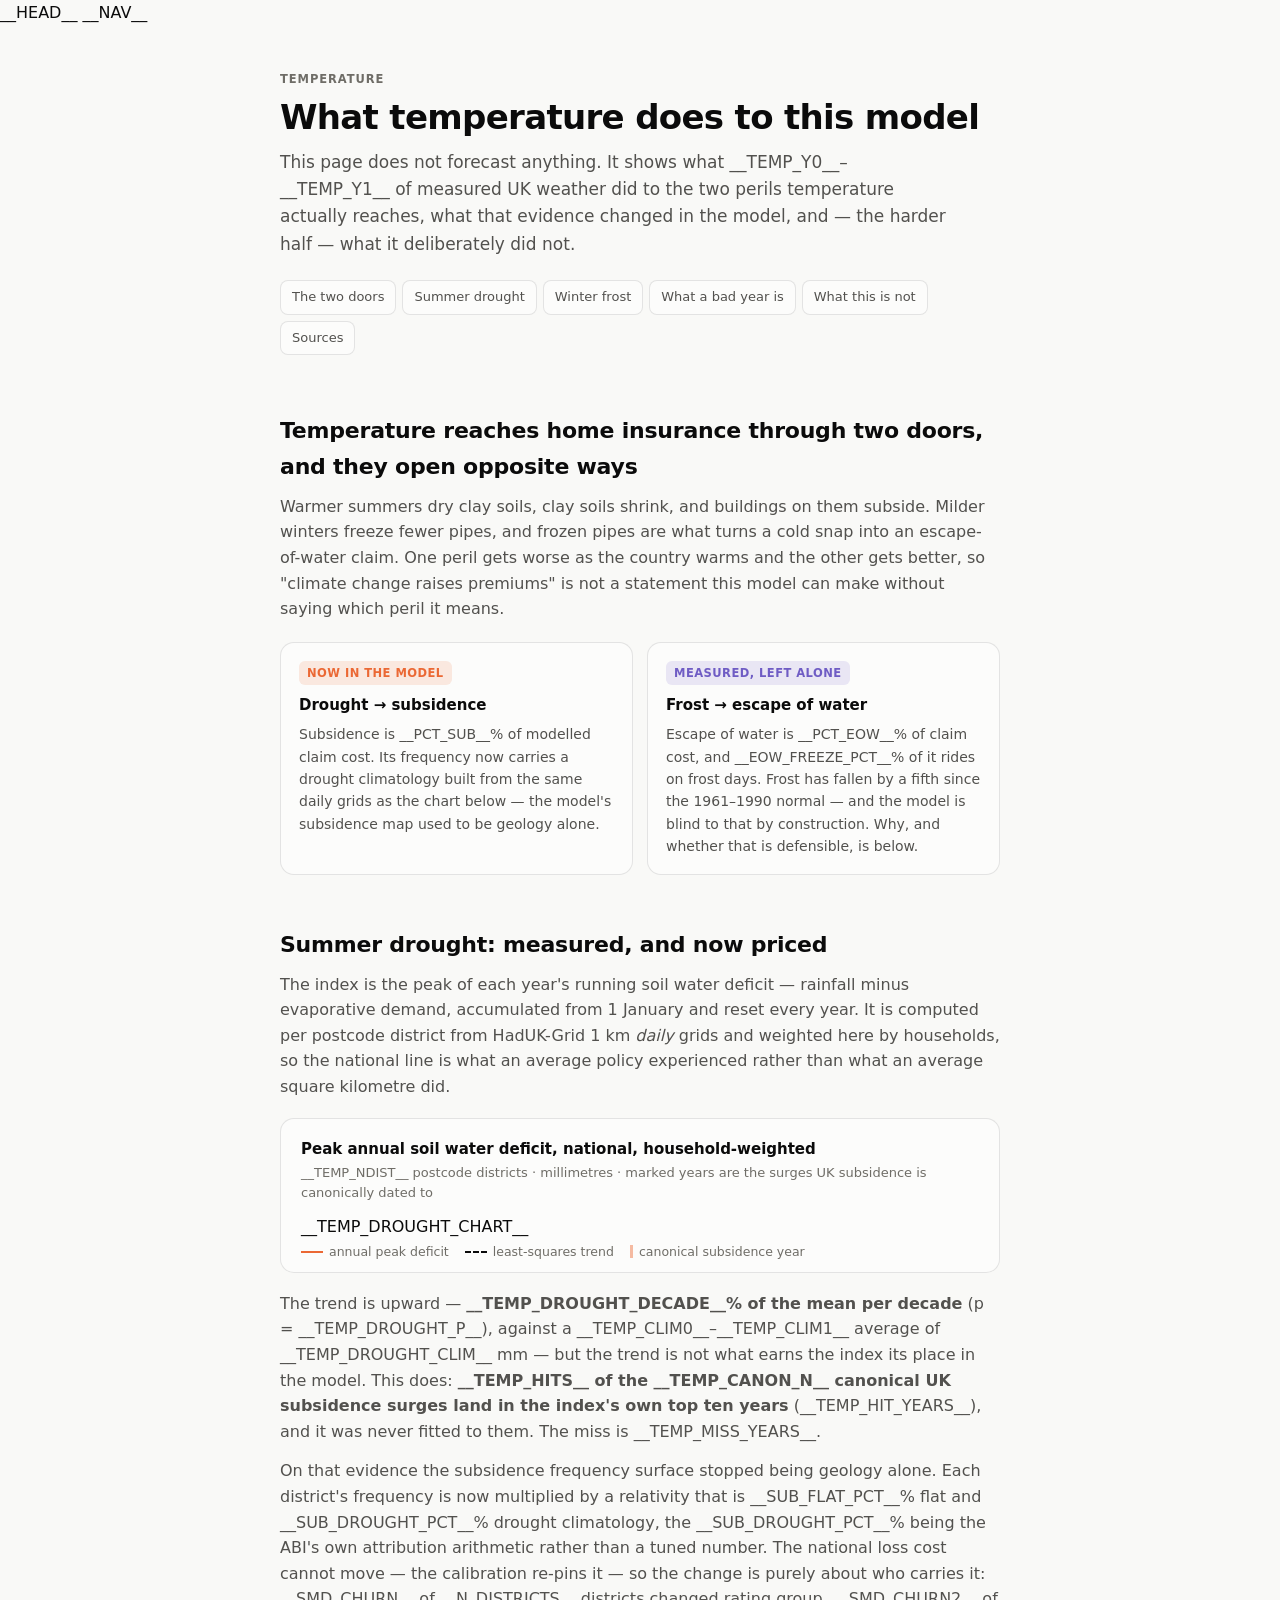
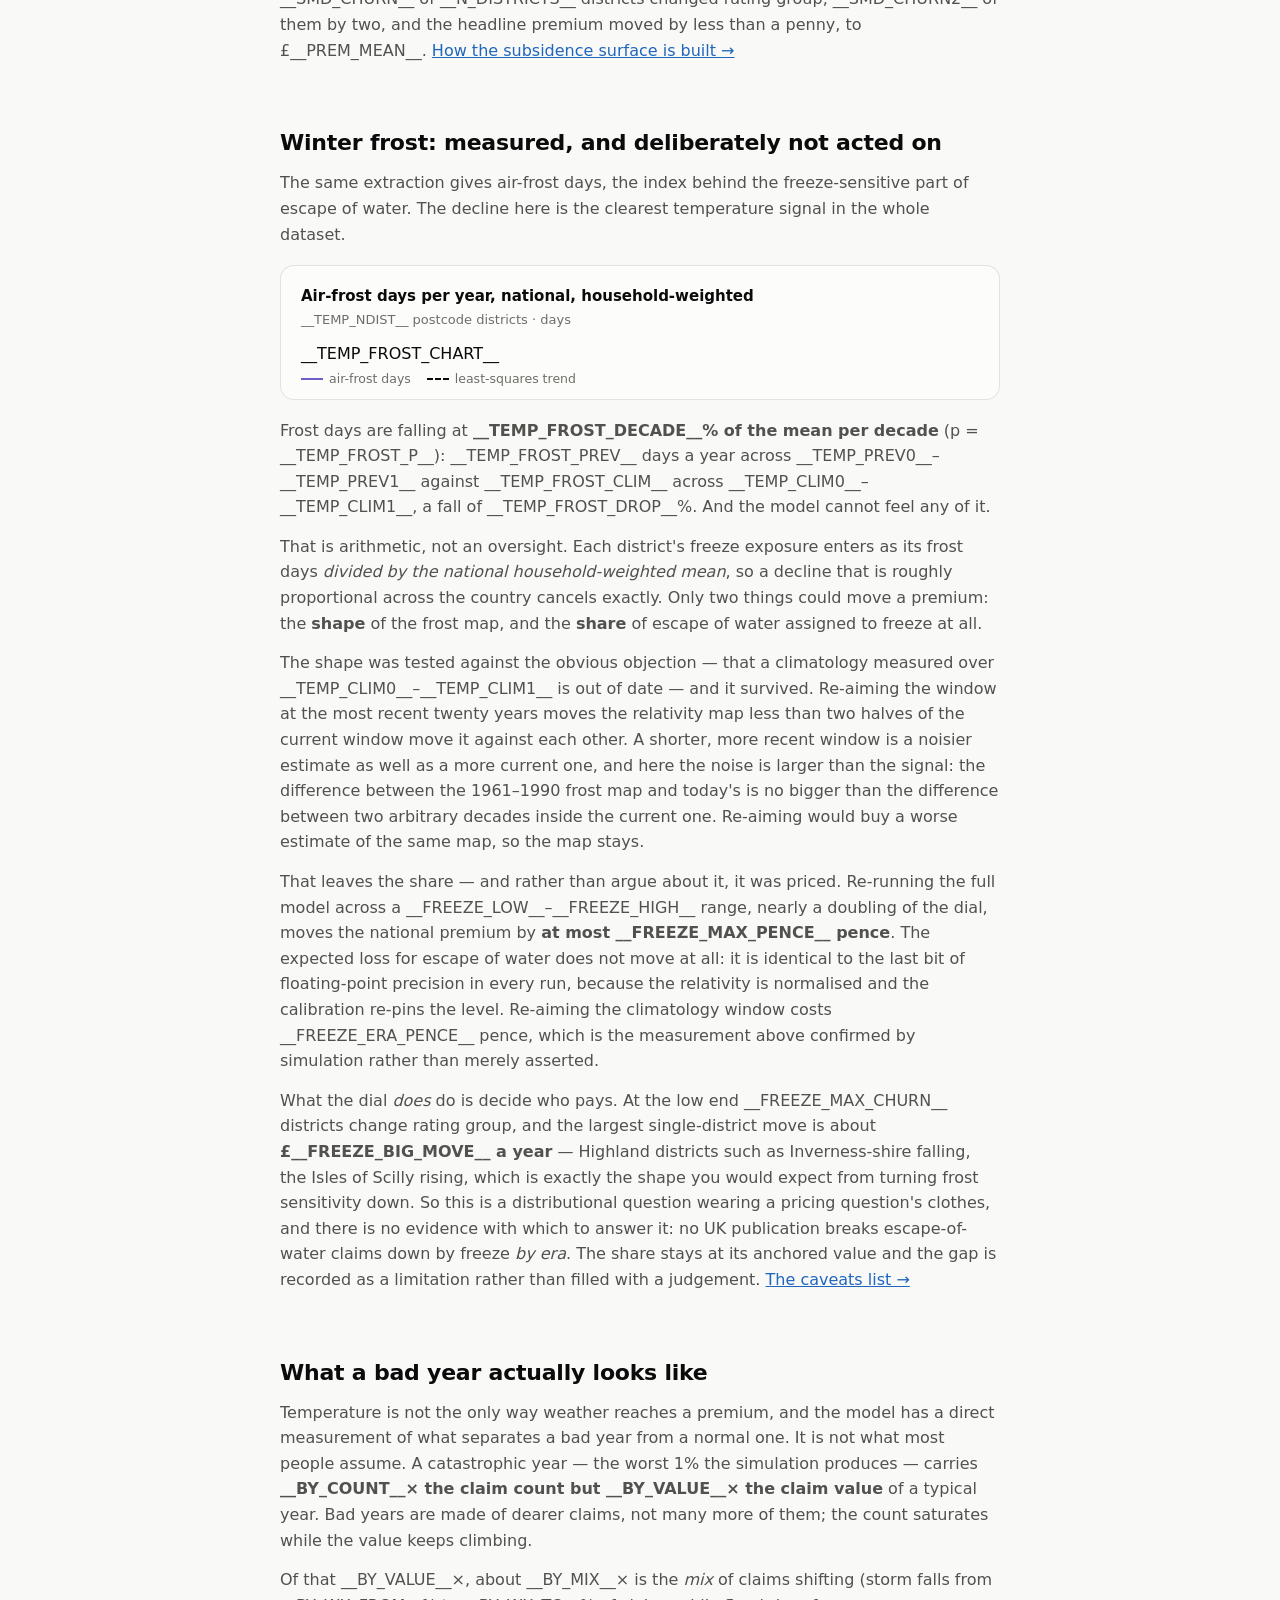
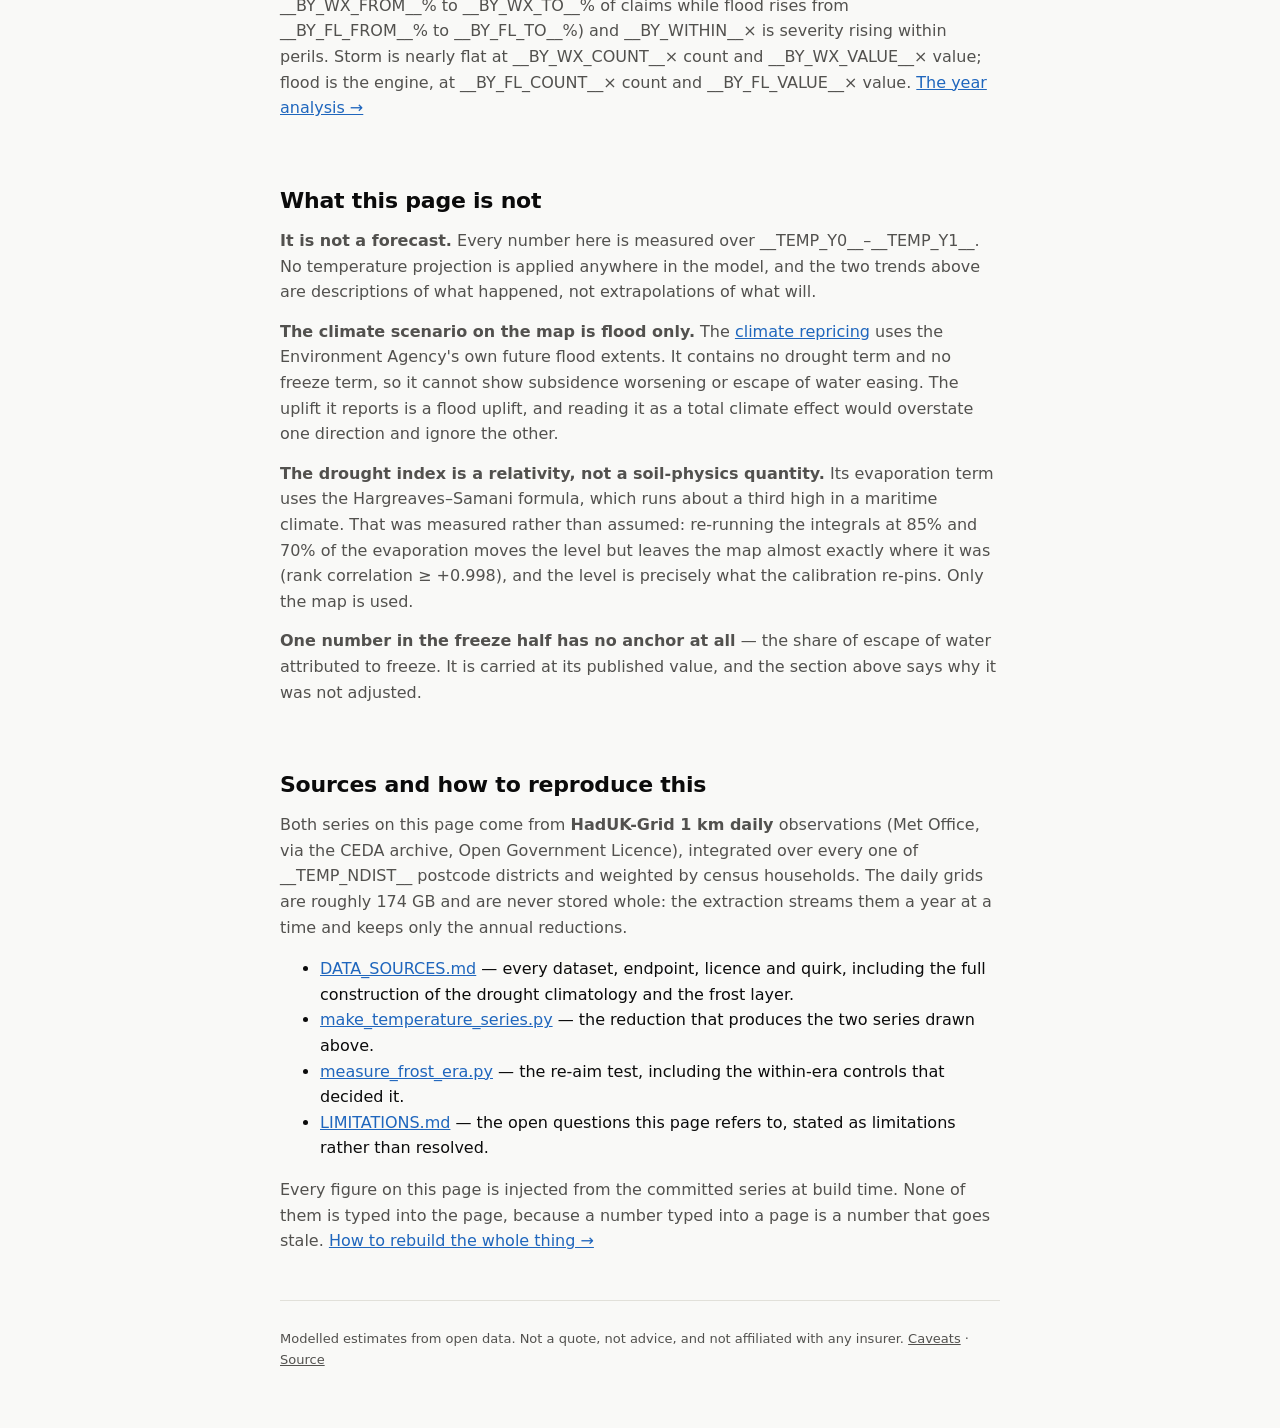
<file: site/temperature.template.html>
<!DOCTYPE html>
<html lang="en-GB">
<head>
<meta charset="utf-8">
<meta name="viewport" content="width=device-width, initial-scale=1">
<title>Temperature — UK Home Insurance Risk Map</title>
<link rel="stylesheet" href="assets/site.css">
__HEAD__
<style>
  section.doc { padding: 40px 0 8px; scroll-margin-top: 64px; }
  section.doc > h2 { margin-bottom: 10px; }
  .toc { display: flex; gap: 6px; flex-wrap: wrap; margin: 22px 0 0; }
  .toc a {
    font-size: 13px; text-decoration: none; color: var(--ink-2);
    border: 1px solid var(--border); background: var(--surface-1);
    border-radius: 8px; padding: 6px 11px;
  }
  .toc a:hover { border-color: var(--axis); color: var(--ink-1); }
  .chart-card {
    background: var(--surface-1); border: 1px solid var(--border);
    border-radius: 14px; padding: 18px 20px 10px; margin: 18px 0;
  }
  .chart-card h3 { margin: 0 0 2px; font-size: 15px; }
  .chart-card .cap { margin: 0 0 10px; font-size: 13px; color: var(--ink-muted); }
  .chart-card svg { display: block; width: 100%; height: auto; }
  /* Same rule as the methodology diagrams: a single viewBox scales its
     TYPE down with the drawing, and a phone gets a correct layout at
     3.4px. Each chart therefore ships a wide and a narrow drawing and
     the breakpoint picks one. */
  .chart-narrow { display: none; }
  @media (max-width: 640px) {
    svg.chart-wide { display: none; }
    .chart-narrow { display: block; }
  }
  .tick-label { font-size: 12px; fill: var(--ink-muted); }
  /* Two-column "what moved / what did not" summary */
  .doors { display: grid; grid-template-columns: 1fr 1fr; gap: 14px; margin: 20px 0 4px; }
  .door {
    background: var(--surface-1); border: 1px solid var(--border);
    border-radius: 14px; padding: 16px 18px;
  }
  .door h3 { margin: 0 0 6px; font-size: 15px; }
  .door .tag {
    display: inline-block; font-size: 11.5px; letter-spacing: .04em;
    text-transform: uppercase; font-weight: 700; border-radius: 6px;
    padding: 3px 8px; margin-bottom: 8px;
  }
  .door .tag.on { background: rgba(235,104,52,.14); color: var(--sub); }
  .door .tag.off { background: rgba(111,92,196,.14); color: var(--gw); }
  .door p { margin: 6px 0 0; font-size: 14px; }
  @media (max-width: 640px) { .doors { grid-template-columns: 1fr; } }
  .keyline { display: flex; gap: 16px; flex-wrap: wrap; font-size: 12.5px;
             color: var(--ink-muted); margin: 2px 0 0; }
  .keyline span { display: inline-flex; align-items: center; gap: 6px; }
  .keyline i { width: 22px; height: 0; border-top: 2px solid currentColor; }
  .keyline i.dash { border-top-style: dashed; }
  .keyline i.mark { border-top: none; width: 3px; height: 13px;
                    background: var(--sub); opacity: .45; }
</style>
</head>
<body>
__NAV__

<div class="wrap narrow">

  <section class="hero" style="padding:44px 0 18px">
    <div class="eyebrow">Temperature</div>
    <h1 style="font-size:clamp(26px,4vw,34px)">What temperature does to this model</h1>
    <p class="lede">This page does not forecast anything. It shows what
    __TEMP_Y0__–__TEMP_Y1__ of measured UK weather did to the two perils temperature
    actually reaches, what that evidence changed in the model, and — the harder
    half — what it deliberately did not.</p>
    <div class="toc">
      <a href="#doors">The two doors</a>
      <a href="#drought">Summer drought</a>
      <a href="#frost">Winter frost</a>
      <a href="#badyear">What a bad year is</a>
      <a href="#limits">What this is not</a>
      <a href="#sources">Sources</a>
    </div>
  </section>

  <section class="doc" id="doors">
    <h2>Temperature reaches home insurance through two doors, and they open opposite ways</h2>
    <p>Warmer summers dry clay soils, clay soils shrink, and buildings on them subside.
    Milder winters freeze fewer pipes, and frozen pipes are what turns a cold snap into an
    escape-of-water claim. One peril gets worse as the country warms and the other gets
    better, so "climate change raises premiums" is not a statement this model can make
    without saying which peril it means.</p>
    <div class="doors">
      <div class="door">
        <span class="tag on">now in the model</span>
        <h3>Drought → subsidence</h3>
        <p>Subsidence is __PCT_SUB__% of modelled claim cost. Its frequency now carries a
        drought climatology built from the same daily grids as the chart below — the model's
        subsidence map used to be geology alone.</p>
      </div>
      <div class="door">
        <span class="tag off">measured, left alone</span>
        <h3>Frost → escape of water</h3>
        <p>Escape of water is __PCT_EOW__% of claim cost, and __EOW_FREEZE_PCT__% of it rides on frost days.
        Frost has fallen by a fifth since the 1961–1990 normal — and the model is blind to
        that by construction. Why, and whether that is defensible, is below.</p>
      </div>
    </div>
  </section>

  <section class="doc" id="drought">
    <h2>Summer drought: measured, and now priced</h2>
    <p>The index is the peak of each year's running soil water deficit — rainfall minus
    evaporative demand, accumulated from 1 January and reset every year. It is computed
    per postcode district from HadUK-Grid 1 km <em>daily</em> grids and weighted here by
    households, so the national line is what an average policy experienced rather than what
    an average square kilometre did.</p>

    <div class="chart-card">
      <h3>Peak annual soil water deficit, national, household-weighted</h3>
      <p class="cap">__TEMP_NDIST__ postcode districts · millimetres · marked years are the
      surges UK subsidence is canonically dated to</p>
      __TEMP_DROUGHT_CHART__
      <div class="chart-narrow">__TEMP_DROUGHT_CHART_N__</div>
      <p class="keyline">
        <span><i style="color:var(--sub)"></i> annual peak deficit</span>
        <span><i class="dash" style="color:var(--ink-1)"></i> least-squares trend</span>
        <span><i class="mark"></i> canonical subsidence year</span>
      </p>
    </div>

    <p>The trend is upward — <strong>__TEMP_DROUGHT_DECADE__% of the mean per decade</strong>
    (p = __TEMP_DROUGHT_P__), against a __TEMP_CLIM0__–__TEMP_CLIM1__ average of
    __TEMP_DROUGHT_CLIM__ mm — but the trend is not what earns the index its place in the
    model. This does: <strong>__TEMP_HITS__ of the __TEMP_CANON_N__ canonical UK subsidence
    surges land in the index's own top ten years</strong> (__TEMP_HIT_YEARS__), and it was
    never fitted to them. The miss is __TEMP_MISS_YEARS__.</p>

    <p>On that evidence the subsidence frequency surface stopped being geology alone. Each
    district's frequency is now multiplied by a relativity that is __SUB_FLAT_PCT__% flat and
    __SUB_DROUGHT_PCT__% drought climatology, the __SUB_DROUGHT_PCT__% being the ABI's own
    attribution arithmetic rather than a tuned number. The national loss cost cannot move —
    the calibration re-pins it — so the change is purely about who carries it: __SMD_CHURN__ of
    __N_DISTRICTS__ districts changed rating group, __SMD_CHURN2__ of them by two, and the
    headline premium moved by less than a penny, to £__PREM_MEAN__.
    <a href="methodology.html#perils">How the subsidence surface is built →</a></p>
  </section>

  <section class="doc" id="frost">
    <h2>Winter frost: measured, and deliberately not acted on</h2>
    <p>The same extraction gives air-frost days, the index behind the freeze-sensitive part
    of escape of water. The decline here is the clearest temperature signal in the whole
    dataset.</p>

    <div class="chart-card">
      <h3>Air-frost days per year, national, household-weighted</h3>
      <p class="cap">__TEMP_NDIST__ postcode districts · days</p>
      __TEMP_FROST_CHART__
      <div class="chart-narrow">__TEMP_FROST_CHART_N__</div>
      <p class="keyline">
        <span><i style="color:var(--gw)"></i> air-frost days</span>
        <span><i class="dash" style="color:var(--ink-1)"></i> least-squares trend</span>
      </p>
    </div>

    <p>Frost days are falling at <strong>__TEMP_FROST_DECADE__% of the mean per decade</strong>
    (p = __TEMP_FROST_P__): __TEMP_FROST_PREV__ days a year across __TEMP_PREV0__–__TEMP_PREV1__
    against __TEMP_FROST_CLIM__ across __TEMP_CLIM0__–__TEMP_CLIM1__, a fall of
    __TEMP_FROST_DROP__%. And the model cannot feel any of it.</p>

    <p>That is arithmetic, not an oversight. Each district's freeze exposure enters as its
    frost days <em>divided by the national household-weighted mean</em>, so a decline that is
    roughly proportional across the country cancels exactly. Only two things could move a
    premium: the <strong>shape</strong> of the frost map, and the <strong>share</strong> of
    escape of water assigned to freeze at all.</p>

    <p>The shape was tested against the obvious objection — that a climatology measured over
    __TEMP_CLIM0__–__TEMP_CLIM1__ is out of date — and it survived. Re-aiming the window at
    the most recent twenty years moves the relativity map less than two halves of the current
    window move it against each other. A shorter, more recent window is a noisier estimate as
    well as a more current one, and here the noise is larger than the signal: the difference
    between the 1961–1990 frost map and today's is no bigger than the difference between two
    arbitrary decades inside the current one. Re-aiming would buy a worse estimate of the same
    map, so the map stays.</p>

    <p>That leaves the share — and rather than argue about it, it was priced. Re-running the
    full model across a __FREEZE_LOW__–__FREEZE_HIGH__ range, nearly a doubling of the dial,
    moves the national premium by <strong>at most __FREEZE_MAX_PENCE__ pence</strong>. The
    expected loss for escape of water does not move at all: it is identical to the last bit of
    floating-point precision in every run, because the relativity is normalised and the
    calibration re-pins the level. Re-aiming the climatology window costs
    __FREEZE_ERA_PENCE__ pence, which is the measurement above confirmed by simulation rather
    than merely asserted.</p>

    <p>What the dial <em>does</em> do is decide who pays. At the low end
    __FREEZE_MAX_CHURN__ districts change rating group, and the largest single-district move is
    about <strong>£__FREEZE_BIG_MOVE__ a year</strong> — Highland districts such as Inverness-shire
    falling, the Isles of Scilly rising, which is exactly the shape you would expect from
    turning frost sensitivity down. So this is a distributional question wearing a pricing
    question's clothes, and there is no evidence with which to answer it: no UK publication
    breaks escape-of-water claims down by freeze <em>by era</em>. The share stays at its
    anchored value and the gap is recorded as a limitation rather than filled with a judgement.
    <a href="methodology.html#caveats">The caveats list →</a></p>
  </section>

  <section class="doc" id="badyear">
    <h2>What a bad year actually looks like</h2>
    <p>Temperature is not the only way weather reaches a premium, and the model has a direct
    measurement of what separates a bad year from a normal one. It is not what most people
    assume. A catastrophic year — the worst 1% the simulation produces — carries
    <strong>__BY_COUNT__× the claim count but __BY_VALUE__× the claim value</strong> of a
    typical year. Bad years are made of dearer claims, not many more of them; the count
    saturates while the value keeps climbing.</p>
    <p>Of that __BY_VALUE__×, about __BY_MIX__× is the <em>mix</em> of claims shifting (storm
    falls from __BY_WX_FROM__% to __BY_WX_TO__% of claims while flood rises from
    __BY_FL_FROM__% to __BY_FL_TO__%) and __BY_WITHIN__× is severity rising within perils.
    Storm is nearly flat at __BY_WX_COUNT__× count and __BY_WX_VALUE__× value; flood is the
    engine, at __BY_FL_COUNT__× count and __BY_FL_VALUE__× value.
    <a href="years.html#sens-section">The year analysis →</a></p>
  </section>

  <section class="doc" id="limits">
    <h2>What this page is not</h2>
    <p><strong>It is not a forecast.</strong> Every number here is measured over
    __TEMP_Y0__–__TEMP_Y1__. No temperature projection is applied anywhere in the model, and
    the two trends above are descriptions of what happened, not extrapolations of what will.</p>
    <p><strong>The climate scenario on the map is flood only.</strong> The
    <a href="methodology.html#climate">climate repricing</a> uses the Environment Agency's own
    future flood extents. It contains no drought term and no freeze term, so it cannot show
    subsidence worsening or escape of water easing. The uplift it reports is a flood uplift,
    and reading it as a total climate effect would overstate one direction and ignore the
    other.</p>
    <p><strong>The drought index is a relativity, not a soil-physics quantity.</strong> Its
    evaporation term uses the Hargreaves–Samani formula, which runs about a third high in a
    maritime climate. That was measured rather than assumed: re-running the integrals at 85%
    and 70% of the evaporation moves the level but leaves the map almost exactly where it was
    (rank correlation ≥ +0.998), and the level is precisely what the calibration re-pins. Only
    the map is used.</p>
    <p><strong>One number in the freeze half has no anchor at all</strong> — the share of
    escape of water attributed to freeze. It is carried at its published value, and the
    section above says why it was not adjusted.</p>
  </section>

  <section class="doc" id="sources">
    <h2>Sources and how to reproduce this</h2>
    <p>Both series on this page come from <strong>HadUK-Grid 1 km daily</strong> observations
    (Met Office, via the CEDA archive, Open Government Licence), integrated over every one of
    __TEMP_NDIST__ postcode districts and weighted by census households. The daily grids are
    roughly 174 GB and are never stored whole: the extraction streams them a year at a time
    and keeps only the annual reductions.</p>
    <ul>
      <li><a href="https://github.com/SMcode-source/uk-home-insurance-risk-map/blob/main/DATA_SOURCES.md">DATA_SOURCES.md</a>
      — every dataset, endpoint, licence and quirk, including the full construction of the
      drought climatology and the frost layer.</li>
      <li><a href="https://github.com/SMcode-source/uk-home-insurance-risk-map/blob/main/scripts/make_temperature_series.py">make_temperature_series.py</a>
      — the reduction that produces the two series drawn above.</li>
      <li><a href="https://github.com/SMcode-source/uk-home-insurance-risk-map/blob/main/scripts/measure_frost_era.py">measure_frost_era.py</a>
      — the re-aim test, including the within-era controls that decided it.</li>
      <li><a href="https://github.com/SMcode-source/uk-home-insurance-risk-map/blob/main/LIMITATIONS.md">LIMITATIONS.md</a>
      — the open questions this page refers to, stated as limitations rather than resolved.</li>
    </ul>
    <p>Every figure on this page is injected from the committed series at build time. None of
    them is typed into the page, because a number typed into a page is a number that goes
    stale. <a href="methodology.html#repro">How to rebuild the whole thing →</a></p>
  </section>

  <footer class="site-footer">
    <p>Modelled estimates from open data. Not a quote, not advice, and not affiliated with any
    insurer. <a href="methodology.html#caveats">Caveats</a> ·
    <a href="https://github.com/SMcode-source/uk-home-insurance-risk-map">Source</a></p>
  </footer>

</div>
</body>
</html>
</file>
<file: docs/assets/site.css>
/* UK Home Insurance Risk Map — shared site styles.
   Palette follows the dataviz reference instance (validated ramps):
   weather blue, subsidence orange, flood aqua, groundwater violet. */

:root {
  color-scheme: light;
  --page: #f9f9f7;
  --surface-1: #fcfcfb;
  --surface-2: #f2f1ec;
  --ink-1: #0b0b0b;
  --ink-2: #52514e;
  /* 5.04:1 on the light surface - #898781 was only 3.50:1 (WCAG AA needs 4.5) */
  --ink-muted: #6f6d67;
  --grid: #e1e0d9;
  --axis: #c3c2b7;
  --border: rgba(11, 11, 11, 0.10);
  /* --accent stays the dataviz series blue, for marks/borders/fills.
     --link is a darker step used wherever the colour carries TEXT:
     5.54:1 as text, 5.69:1 for white text on it. */
  --accent: #2a78d6;
  --link: #1f66bd;
  --btn-bg: #1f66bd;
  --btn-fg: #ffffff;
  --wx: #2a78d6;
  --sub: #eb6834;
  --fl: #1baf7a;
  --gw: #6f5cc4;
  /* erosion: a hue none of the four insured perils uses. Measured on the
     live page, #b83b6e is 5.12:1 against the light background, so it is
     safe carrying text (AA needs 4.5:1). */
  --er: #b83b6e;
  /* theft: a bronze no other peril uses. 5.61:1 against --page and
     5.23:1 against --surface-2, so it can carry text (AA needs 4.5). */
  --th: #7a6115;
  /* escape of water: a teal between the weather blue and flood green in
     hue but darker than both. 5.7:1 against --page, 5.2:1 against
     --surface-2, so it can carry text. */
  --eow: #006d7d;
  \* fire: a brick red darker than the subsidence orange. 6.9:1 against
     --page and 6.4:1 against --surface-2, so it can carry text. */
  --fire: #a4262c;
  /* accidental damage: a magenta plum - redder than the groundwater
     violet, bluer than the erosion rose. 6.7:1 against --page and
     6.25:1 against --surface-2, so it can carry text. */
  --ad: #7c4380;
  --shadow: 0 1px 2px rgba(0,0,0,.04), 0 8px 24px rgba(0,0,0,.06);
}
@media (prefers-color-scheme: dark) {
  :root:not([data-theme="light"]) {
    color-scheme: dark;
    --page: #0d0d0d;
    --surface-1: #1a1a19;
    --surface-2: #232322;
    --ink-1: #ffffff;
    --ink-2: #c3c2b7;
    --ink-muted: #898781;
    --grid: #2c2c2a;
    --axis: #383835;
    --border: rgba(255, 255, 255, 0.10);
    --accent: #3987e5;
    --wx: #3987e5;
    --sub: #d95926;
    --fl: #199e70;
    --gw: #9085e9;
    --er: #ee87b4;      /* 8.11:1 on the dark background (measured live) */
    --th: #d4af37;      /* 9.24:1 on the dark background */
    --eow: #45c6d4;     /* 9.52:1 on the dark background */
    --fire: #f28b82;    /* 8.14:1 on the dark background */
    --ad: #e0a6d8;      /* 9.82:1 on the dark background */
    --shadow: 0 1px 2px rgba(0,0,0,.3), 0 8px 24px rgba(0,0,0,.35);
    /* dark surface: #898781 is 4.85:1 and #3987e5 is 4.79:1, both pass */
    --link: #6da7ec;
    --btn-bg: #6da7ec;
    --btn-fg: #0d0d0d;
  }
}
:root[data-theme="dark"] {
  color-scheme: dark;
  --page: #0d0d0d;
  --surface-1: #1a1a19;
  --surface-2: #232322;
  --ink-1: #ffffff;
  --ink-2: #c3c2b7;
  --ink-muted: #898781;
  --grid: #2c2c2a;
  --axis: #383835;
  --border: rgba(255, 255, 255, 0.10);
  --accent: #3987e5;
  --wx: #3987e5;
  --sub: #d95926;
  --fl: #199e70;
  --gw: #9085e9;
  --er: #ee87b4;      /* 8.11:1 on the dark background (measured live) */
  --th: #d4af37;      /* 9.24:1 on the dark background */
  --eow: #45c6d4;     /* 9.52:1 on the dark background */
  --fire: #f28b82;    /* 8.14:1 on the dark background */
  --ad: #e0a6d8;      /* 9.82:1 on the dark background */
  --shadow: 0 1px 2px rgba(0,0,0,.3), 0 8px 24px rgba(0,0,0,.35);
}

* { box-sizing: border-box; }
html { scroll-behavior: smooth; }
body {
  margin: 0;
  background: var(--page);
  color: var(--ink-1);
  font-family: system-ui, -apple-system, "Segoe UI", sans-serif;
  line-height: 1.6;
  -webkit-font-smoothing: antialiased;
}

/* ---------- site nav ---------- */
.site-nav {
  position: sticky; top: 0; z-index: 2000;
  display: flex; align-items: center; gap: 4px;
  height: 52px; padding: 0 16px;
  background: color-mix(in oklab, var(--surface-1) 88%, transparent);
  backdrop-filter: saturate(1.6) blur(10px);
  border-bottom: 1px solid var(--border);
}
.site-nav .brand {
  font-weight: 650; font-size: 14px; color: var(--ink-1);
  text-decoration: none; margin-right: 14px; white-space: nowrap;
  display: inline-flex; align-items: center; gap: 8px;
}
.site-nav .brand .dots { display: inline-flex; gap: 3px; }
.site-nav .brand .dots i {
  width: 7px; height: 7px; border-radius: 50%; display: block;
}
.site-nav a.navlink {
  color: var(--ink-2); text-decoration: none; font-size: 13.5px;
  padding: 6px 10px; border-radius: 7px; white-space: nowrap;
}
.site-nav a.navlink:hover { background: color-mix(in oklab, var(--ink-1) 7%, transparent); color: var(--ink-1); }
.site-nav a.navlink[aria-current="page"] {
  color: var(--ink-1); font-weight: 600;
  background: color-mix(in oklab, var(--accent) 14%, transparent);
}
.site-nav .spacer { flex: 1; }
.site-nav .ghlink {
  font-size: 13px; color: var(--ink-2); text-decoration: none;
  padding: 6px 10px; border: 1px solid var(--border); border-radius: 7px;
}
.site-nav .ghlink:hover { color: var(--ink-1); border-color: var(--axis); }
.nav-short { display: none; }

@media (max-width: 640px) {
  .site-nav { gap: 0; padding: 0 6px; overflow-x: auto; }
  .site-nav .brand span.txt { display: none; }
  /* the brand collapses to four dots; keep a finger-sized hit area */
  .site-nav .brand { margin-right: 6px; padding: 10px 6px; min-height: 40px; }
  .site-nav a.navlink { padding: 10px 8px; font-size: 13px; }
  .nav-full { display: none; }
  .nav-short { display: inline; }
  .site-nav .ghlink { display: none; }
  /* footer links sit on their own line-ish; give them a real hit area */
  footer.site-footer a { display: inline-block; padding: 4px 0; }
}

/* ---------- layout ---------- */
.wrap { max-width: 1000px; margin: 0 auto; padding: 0 20px; }
.narrow { max-width: 760px; }
section { padding: 48px 0; }
h1 { font-size: clamp(28px, 5vw, 42px); line-height: 1.15; margin: 0 0 12px; letter-spacing: -0.02em; }
h2 { font-size: 22px; margin: 0 0 6px; letter-spacing: -0.01em; }
h3 { font-size: 16px; margin: 24px 0 6px; }
p { margin: 0 0 14px; color: var(--ink-2); }
.lede { font-size: 17px; color: var(--ink-2); max-width: 62ch; }
.eyebrow {
  text-transform: uppercase; letter-spacing: .08em; font-size: 11.5px;
  font-weight: 650; color: var(--ink-muted); margin-bottom: 10px;
}
a { color: var(--link); }

/* ---------- hero ---------- */
.hero { padding: 64px 0 40px; }
.hero .cta { display: flex; gap: 10px; flex-wrap: wrap; margin-top: 26px; }
.btn {
  display: inline-flex; align-items: center; gap: 8px;
  padding: 11px 18px; border-radius: 10px; font-size: 14.5px;
  font-weight: 600; text-decoration: none; border: 1px solid transparent;
}
.btn-primary { background: var(--btn-bg); color: var(--btn-fg); }
.btn-primary:hover { filter: brightness(1.08); }
.btn-ghost { border-color: var(--border); color: var(--ink-1); background: var(--surface-1); }
.btn-ghost:hover { border-color: var(--axis); }

/* ---------- tiles / cards ---------- */
.tiles { display: grid; grid-template-columns: repeat(auto-fit, minmax(170px, 1fr)); gap: 12px; }
.tile {
  background: var(--surface-1); border: 1px solid var(--border);
  border-radius: 12px; padding: 16px 18px;
}
.tile .k { font-size: 12px; color: var(--ink-muted); }
.tile .v { font-size: 27px; font-weight: 650; margin: 2px 0; letter-spacing: -0.02em; }
.tile .d { font-size: 12px; color: var(--ink-2); }

.cards { display: grid; grid-template-columns: repeat(auto-fit, minmax(260px, 1fr)); gap: 14px; }
.card {
  background: var(--surface-1); border: 1px solid var(--border);
  border-radius: 14px; padding: 20px; box-shadow: var(--shadow);
}
a.card { text-decoration: none; color: inherit; display: block; transition: transform .12s ease, border-color .12s ease; }
a.card:hover { transform: translateY(-2px); border-color: var(--axis); }
.card h3 { margin: 10px 0 4px; font-size: 17px; color: var(--ink-1); }
.card p { font-size: 13.5px; margin: 0; }
.card .more { font-size: 13px; font-weight: 600; color: var(--link); margin-top: 10px; display: inline-block; }
.card .icon { width: 34px; height: 34px; display: block; }

/* ---------- findings ---------- */
.finding {
  display: grid; grid-template-columns: 108px 1fr; gap: 18px;
  padding: 20px 0; border-top: 1px solid var(--grid); align-items: start;
}
.finding:first-of-type { border-top: none; }
.finding .num {
  font-size: 25px; font-weight: 650; letter-spacing: -0.02em;
  font-variant-numeric: tabular-nums; line-height: 1.2;
}
.finding .num small { display: block; font-size: 11.5px; font-weight: 500; color: var(--ink-muted); letter-spacing: 0; }
.finding h3 { margin: 0 0 4px; font-size: 15.5px; }
.finding p { margin: 0; font-size: 14px; }
@media (max-width: 560px) { .finding { grid-template-columns: 1fr; gap: 6px; } }

/* ---------- peril chips ---------- */
.perils { display: flex; gap: 8px; flex-wrap: wrap; margin: 18px 0 0; }
.chip {
  display: inline-flex; align-items: center; gap: 7px;
  border: 1px solid var(--border); background: var(--surface-1);
  border-radius: 999px; padding: 6px 13px; font-size: 13px; color: var(--ink-2);
}
.chip i { width: 9px; height: 9px; border-radius: 50%; display: block; }

/* ---------- district lookup ---------- */
.lookup-box { max-width: 640px; }
.lookup-box input {
  width: 100%; font: inherit; font-size: 16px;
  padding: 13px 16px; border-radius: 11px;
  border: 1px solid var(--border); background: var(--surface-1);
  color: var(--ink-1);
}
.lookup-box input:focus {
  outline: none; border-color: var(--accent);
  box-shadow: 0 0 0 3px color-mix(in oklab, var(--accent) 22%, transparent);
}
.matches { display: flex; flex-wrap: wrap; gap: 6px; margin-top: 10px; }
.matches .match {
  display: inline-flex; align-items: baseline; gap: 8px;
  font: inherit; font-size: 13px; cursor: pointer;
  background: var(--surface-1); color: var(--ink-2);
  border: 1px solid var(--border); border-radius: 9px; padding: 7px 12px;
}
.matches .match:hover, .matches .match.on { border-color: var(--accent); color: var(--ink-1); }
.matches .match b { color: var(--ink-1); font-variant-numeric: tabular-nums; }
.matches .match .g { color: var(--ink-muted); font-size: 12px; }
.matches .match .p { font-variant-numeric: tabular-nums; font-size: 12px; }
.matches .nores { font-size: 13px; color: var(--ink-muted); padding: 6px 2px; }
.result {
  margin-top: 14px; background: var(--surface-1); border: 1px solid var(--border);
  border-radius: 14px; padding: 18px; box-shadow: var(--shadow);
}
.result-head { display: flex; justify-content: space-between; gap: 16px; flex-wrap: wrap; align-items: flex-start; }
.result .rname { font-size: 24px; font-weight: 650; letter-spacing: -0.02em; }
.result .rsub { font-size: 12.5px; color: var(--ink-muted); }
.result .rprem { text-align: right; }
.result .rprem .v { font-size: 22px; font-weight: 650; font-variant-numeric: tabular-nums; }
.result .rprem .k { font-size: 11.5px; color: var(--ink-muted); }
.rgrid {
  display: grid; grid-template-columns: repeat(auto-fit, minmax(210px, 1fr));
  gap: 8px 20px; margin: 16px 0 4px;
}
.rgrid > div { display: grid; grid-template-columns: 92px 1fr 34px; align-items: center; gap: 9px; font-size: 12.5px; }
.rgrid .lbl { color: var(--ink-2); }
.rgrid b { font-variant-numeric: tabular-nums; text-align: right; color: var(--ink-1); }
.bar { display: block; height: 7px; border-radius: 4px; background: var(--surface-2); overflow: hidden; }
.bar > span { display: block; height: 100%; border-radius: 4px; }
.decomp { margin-top: 16px; }
.decomp .lbl { font-size: 11.5px; color: var(--ink-muted); margin-bottom: 6px; }
.dbar {
  display: flex; height: 14px; border-radius: 5px; overflow: hidden;
  background: var(--surface-2); gap: 2px;
}
.dbar > span { display: block; height: 100%; min-width: 2px; }
.dkey { display: flex; flex-wrap: wrap; gap: 6px 14px; margin-top: 8px; font-size: 12px; color: var(--ink-2); }
.dkey span { display: inline-flex; align-items: center; gap: 6px; font-variant-numeric: tabular-nums; }
.dkey i { width: 9px; height: 9px; border-radius: 3px; display: block; }

.rfoot {
  display: flex; gap: 14px; align-items: center; justify-content: space-between;
  flex-wrap: wrap; margin-top: 14px; padding-top: 14px;
  border-top: 1px solid var(--grid); font-size: 13px; color: var(--ink-2);
}
.rfoot b { color: var(--ink-1); }

/* ---------- tables ---------- */
.tablewrap { overflow-x: auto; background: var(--surface-1); border: 1px solid var(--border); border-radius: 12px; }
table.data { border-collapse: collapse; width: 100%; font-size: 13.5px; }
table.data th, table.data td {
  text-align: left; padding: 10px 14px; border-bottom: 1px solid var(--grid);
  vertical-align: top;
}
table.data th { color: var(--ink-muted); font-weight: 600; font-size: 12px; white-space: nowrap; }
table.data td { color: var(--ink-2); }
table.data td.num, table.data th.num { text-align: right; font-variant-numeric: tabular-nums; }
table.data tr:last-child td { border-bottom: none; }
table.data td strong { color: var(--ink-1); }

/* ---------- misc ---------- */
.note { font-size: 12.5px; color: var(--ink-muted); max-width: 76ch; }
/* small inline badge, e.g. marking the erosion peril as not insured */
.pill {
  display: inline-block; font-size: 10.5px; font-weight: 600;
  letter-spacing: .02em; text-transform: uppercase;
  padding: 1px 6px; border-radius: 999px; vertical-align: 2px;
  color: var(--er); border: 1px solid currentColor; white-space: nowrap;
}
.callout {
  background: var(--surface-2); border: 1px solid var(--border);
  border-left: 3px solid var(--accent);
  border-radius: 10px; padding: 14px 16px; font-size: 13.5px; color: var(--ink-2);
}
.callout b { color: var(--ink-1); }
code, pre {
  font-family: ui-monospace, SFMono-Regular, Menlo, Consolas, monospace;
  font-size: 12.5px;
}
code { background: var(--surface-2); padding: 1px 5px; border-radius: 5px; color: var(--ink-1); }
pre {
  background: var(--surface-2); border: 1px solid var(--border);
  border-radius: 10px; padding: 14px 16px; overflow-x: auto; line-height: 1.55;
  color: var(--ink-2);
}
pre code { background: none; padding: 0; }
.sources { display: flex; flex-wrap: wrap; gap: 8px; }
.sources span {
  font-size: 12.5px; color: var(--ink-2); border: 1px solid var(--border);
  background: var(--surface-1); border-radius: 8px; padding: 6px 11px;
}
svg.diagram { width: 100%; height: auto; display: block; }
svg text { font-family: inherit; }

footer.site-footer {
  border-top: 1px solid var(--grid); margin-top: 24px;
  padding: 28px 0 44px; font-size: 13px; color: var(--ink-muted);
}
footer.site-footer a { color: var(--ink-2); }
footer.site-footer .row { display: flex; gap: 18px; flex-wrap: wrap; justify-content: space-between; }
</file>
<file: site/assets/site.css>
/* UK Home Insurance Risk Map — shared site styles.
   Palette follows the dataviz reference instance (validated ramps):
   weather blue, subsidence orange, flood aqua, groundwater violet. */

:root {
  color-scheme: light;
  --page: #f9f9f7;
  --surface-1: #fcfcfb;
  --surface-2: #f2f1ec;
  --ink-1: #0b0b0b;
  --ink-2: #52514e;
  /* 5.04:1 on the light surface - #898781 was only 3.50:1 (WCAG AA needs 4.5) */
  --ink-muted: #6f6d67;
  --grid: #e1e0d9;
  --axis: #c3c2b7;
  --border: rgba(11, 11, 11, 0.10);
  /* --accent stays the dataviz series blue, for marks/borders/fills.
     --link is a darker step used wherever the colour carries TEXT:
     5.54:1 as text, 5.69:1 for white text on it. */
  --accent: #2a78d6;
  --link: #1f66bd;
  --btn-bg: #1f66bd;
  --btn-fg: #ffffff;
  --wx: #2a78d6;
  --sub: #eb6834;
  --fl: #1baf7a;
  --gw: #6f5cc4;
  /* erosion: a hue none of the four insured perils uses. Measured on the
     live page, #b83b6e is 5.12:1 against the light background, so it is
     safe carrying text (AA needs 4.5:1). */
  --er: #b83b6e;
  /* theft: a bronze no other peril uses. 5.61:1 against --page and
     5.23:1 against --surface-2, so it can carry text (AA needs 4.5). */
  --th: #7a6115;
  /* escape of water: a teal between the weather blue and flood green in
     hue but darker than both. 5.7:1 against --page, 5.2:1 against
     --surface-2, so it can carry text. */
  --eow: #006d7d;
  \* fire: a brick red darker than the subsidence orange. 6.9:1 against
     --page and 6.4:1 against --surface-2, so it can carry text. */
  --fire: #a4262c;
  /* accidental damage: a magenta plum - redder than the groundwater
     violet, bluer than the erosion rose. 6.7:1 against --page and
     6.25:1 against --surface-2, so it can carry text. */
  --ad: #7c4380;
  --shadow: 0 1px 2px rgba(0,0,0,.04), 0 8px 24px rgba(0,0,0,.06);
}
@media (prefers-color-scheme: dark) {
  :root:not([data-theme="light"]) {
    color-scheme: dark;
    --page: #0d0d0d;
    --surface-1: #1a1a19;
    --surface-2: #232322;
    --ink-1: #ffffff;
    --ink-2: #c3c2b7;
    --ink-muted: #898781;
    --grid: #2c2c2a;
    --axis: #383835;
    --border: rgba(255, 255, 255, 0.10);
    --accent: #3987e5;
    --wx: #3987e5;
    --sub: #d95926;
    --fl: #199e70;
    --gw: #9085e9;
    --er: #ee87b4;      /* 8.11:1 on the dark background (measured live) */
    --th: #d4af37;      /* 9.24:1 on the dark background */
    --eow: #45c6d4;     /* 9.52:1 on the dark background */
    --fire: #f28b82;    /* 8.14:1 on the dark background */
    --ad: #e0a6d8;      /* 9.82:1 on the dark background */
    --shadow: 0 1px 2px rgba(0,0,0,.3), 0 8px 24px rgba(0,0,0,.35);
    /* dark surface: #898781 is 4.85:1 and #3987e5 is 4.79:1, both pass */
    --link: #6da7ec;
    --btn-bg: #6da7ec;
    --btn-fg: #0d0d0d;
  }
}
:root[data-theme="dark"] {
  color-scheme: dark;
  --page: #0d0d0d;
  --surface-1: #1a1a19;
  --surface-2: #232322;
  --ink-1: #ffffff;
  --ink-2: #c3c2b7;
  --ink-muted: #898781;
  --grid: #2c2c2a;
  --axis: #383835;
  --border: rgba(255, 255, 255, 0.10);
  --accent: #3987e5;
  --wx: #3987e5;
  --sub: #d95926;
  --fl: #199e70;
  --gw: #9085e9;
  --er: #ee87b4;      /* 8.11:1 on the dark background (measured live) */
  --th: #d4af37;      /* 9.24:1 on the dark background */
  --eow: #45c6d4;     /* 9.52:1 on the dark background */
  --fire: #f28b82;    /* 8.14:1 on the dark background */
  --ad: #e0a6d8;      /* 9.82:1 on the dark background */
  --shadow: 0 1px 2px rgba(0,0,0,.3), 0 8px 24px rgba(0,0,0,.35);
}

* { box-sizing: border-box; }
html { scroll-behavior: smooth; }
body {
  margin: 0;
  background: var(--page);
  color: var(--ink-1);
  font-family: system-ui, -apple-system, "Segoe UI", sans-serif;
  line-height: 1.6;
  -webkit-font-smoothing: antialiased;
}

/* ---------- site nav ---------- */
.site-nav {
  position: sticky; top: 0; z-index: 2000;
  display: flex; align-items: center; gap: 4px;
  height: 52px; padding: 0 16px;
  background: color-mix(in oklab, var(--surface-1) 88%, transparent);
  backdrop-filter: saturate(1.6) blur(10px);
  border-bottom: 1px solid var(--border);
}
.site-nav .brand {
  font-weight: 650; font-size: 14px; color: var(--ink-1);
  text-decoration: none; margin-right: 14px; white-space: nowrap;
  display: inline-flex; align-items: center; gap: 8px;
}
.site-nav .brand .dots { display: inline-flex; gap: 3px; }
.site-nav .brand .dots i {
  width: 7px; height: 7px; border-radius: 50%; display: block;
}
.site-nav a.navlink {
  color: var(--ink-2); text-decoration: none; font-size: 13.5px;
  padding: 6px 10px; border-radius: 7px; white-space: nowrap;
}
.site-nav a.navlink:hover { background: color-mix(in oklab, var(--ink-1) 7%, transparent); color: var(--ink-1); }
.site-nav a.navlink[aria-current="page"] {
  color: var(--ink-1); font-weight: 600;
  background: color-mix(in oklab, var(--accent) 14%, transparent);
}
.site-nav .spacer { flex: 1; }
.site-nav .ghlink {
  font-size: 13px; color: var(--ink-2); text-decoration: none;
  padding: 6px 10px; border: 1px solid var(--border); border-radius: 7px;
}
.site-nav .ghlink:hover { color: var(--ink-1); border-color: var(--axis); }
.nav-short { display: none; }

@media (max-width: 640px) {
  .site-nav { gap: 0; padding: 0 6px; overflow-x: auto; }
  .site-nav .brand span.txt { display: none; }
  /* the brand collapses to four dots; keep a finger-sized hit area */
  .site-nav .brand { margin-right: 6px; padding: 10px 6px; min-height: 40px; }
  .site-nav a.navlink { padding: 10px 8px; font-size: 13px; }
  .nav-full { display: none; }
  .nav-short { display: inline; }
  .site-nav .ghlink { display: none; }
  /* footer links sit on their own line-ish; give them a real hit area */
  footer.site-footer a { display: inline-block; padding: 4px 0; }
}

/* ---------- layout ---------- */
.wrap { max-width: 1000px; margin: 0 auto; padding: 0 20px; }
.narrow { max-width: 760px; }
section { padding: 48px 0; }
h1 { font-size: clamp(28px, 5vw, 42px); line-height: 1.15; margin: 0 0 12px; letter-spacing: -0.02em; }
h2 { font-size: 22px; margin: 0 0 6px; letter-spacing: -0.01em; }
h3 { font-size: 16px; margin: 24px 0 6px; }
p { margin: 0 0 14px; color: var(--ink-2); }
.lede { font-size: 17px; color: var(--ink-2); max-width: 62ch; }
.eyebrow {
  text-transform: uppercase; letter-spacing: .08em; font-size: 11.5px;
  font-weight: 650; color: var(--ink-muted); margin-bottom: 10px;
}
a { color: var(--link); }

/* ---------- hero ---------- */
.hero { padding: 64px 0 40px; }
.hero .cta { display: flex; gap: 10px; flex-wrap: wrap; margin-top: 26px; }
.btn {
  display: inline-flex; align-items: center; gap: 8px;
  padding: 11px 18px; border-radius: 10px; font-size: 14.5px;
  font-weight: 600; text-decoration: none; border: 1px solid transparent;
}
.btn-primary { background: var(--btn-bg); color: var(--btn-fg); }
.btn-primary:hover { filter: brightness(1.08); }
.btn-ghost { border-color: var(--border); color: var(--ink-1); background: var(--surface-1); }
.btn-ghost:hover { border-color: var(--axis); }

/* ---------- tiles / cards ---------- */
.tiles { display: grid; grid-template-columns: repeat(auto-fit, minmax(170px, 1fr)); gap: 12px; }
.tile {
  background: var(--surface-1); border: 1px solid var(--border);
  border-radius: 12px; padding: 16px 18px;
}
.tile .k { font-size: 12px; color: var(--ink-muted); }
.tile .v { font-size: 27px; font-weight: 650; margin: 2px 0; letter-spacing: -0.02em; }
.tile .d { font-size: 12px; color: var(--ink-2); }

.cards { display: grid; grid-template-columns: repeat(auto-fit, minmax(260px, 1fr)); gap: 14px; }
.card {
  background: var(--surface-1); border: 1px solid var(--border);
  border-radius: 14px; padding: 20px; box-shadow: var(--shadow);
}
a.card { text-decoration: none; color: inherit; display: block; transition: transform .12s ease, border-color .12s ease; }
a.card:hover { transform: translateY(-2px); border-color: var(--axis); }
.card h3 { margin: 10px 0 4px; font-size: 17px; color: var(--ink-1); }
.card p { font-size: 13.5px; margin: 0; }
.card .more { font-size: 13px; font-weight: 600; color: var(--link); margin-top: 10px; display: inline-block; }
.card .icon { width: 34px; height: 34px; display: block; }

/* ---------- findings ---------- */
.finding {
  display: grid; grid-template-columns: 108px 1fr; gap: 18px;
  padding: 20px 0; border-top: 1px solid var(--grid); align-items: start;
}
.finding:first-of-type { border-top: none; }
.finding .num {
  font-size: 25px; font-weight: 650; letter-spacing: -0.02em;
  font-variant-numeric: tabular-nums; line-height: 1.2;
}
.finding .num small { display: block; font-size: 11.5px; font-weight: 500; color: var(--ink-muted); letter-spacing: 0; }
.finding h3 { margin: 0 0 4px; font-size: 15.5px; }
.finding p { margin: 0; font-size: 14px; }
@media (max-width: 560px) { .finding { grid-template-columns: 1fr; gap: 6px; } }

/* ---------- peril chips ---------- */
.perils { display: flex; gap: 8px; flex-wrap: wrap; margin: 18px 0 0; }
.chip {
  display: inline-flex; align-items: center; gap: 7px;
  border: 1px solid var(--border); background: var(--surface-1);
  border-radius: 999px; padding: 6px 13px; font-size: 13px; color: var(--ink-2);
}
.chip i { width: 9px; height: 9px; border-radius: 50%; display: block; }

/* ---------- district lookup ---------- */
.lookup-box { max-width: 640px; }
.lookup-box input {
  width: 100%; font: inherit; font-size: 16px;
  padding: 13px 16px; border-radius: 11px;
  border: 1px solid var(--border); background: var(--surface-1);
  color: var(--ink-1);
}
.lookup-box input:focus {
  outline: none; border-color: var(--accent);
  box-shadow: 0 0 0 3px color-mix(in oklab, var(--accent) 22%, transparent);
}
.matches { display: flex; flex-wrap: wrap; gap: 6px; margin-top: 10px; }
.matches .match {
  display: inline-flex; align-items: baseline; gap: 8px;
  font: inherit; font-size: 13px; cursor: pointer;
  background: var(--surface-1); color: var(--ink-2);
  border: 1px solid var(--border); border-radius: 9px; padding: 7px 12px;
}
.matches .match:hover, .matches .match.on { border-color: var(--accent); color: var(--ink-1); }
.matches .match b { color: var(--ink-1); font-variant-numeric: tabular-nums; }
.matches .match .g { color: var(--ink-muted); font-size: 12px; }
.matches .match .p { font-variant-numeric: tabular-nums; font-size: 12px; }
.matches .nores { font-size: 13px; color: var(--ink-muted); padding: 6px 2px; }
.result {
  margin-top: 14px; background: var(--surface-1); border: 1px solid var(--border);
  border-radius: 14px; padding: 18px; box-shadow: var(--shadow);
}
.result-head { display: flex; justify-content: space-between; gap: 16px; flex-wrap: wrap; align-items: flex-start; }
.result .rname { font-size: 24px; font-weight: 650; letter-spacing: -0.02em; }
.result .rsub { font-size: 12.5px; color: var(--ink-muted); }
.result .rprem { text-align: right; }
.result .rprem .v { font-size: 22px; font-weight: 650; font-variant-numeric: tabular-nums; }
.result .rprem .k { font-size: 11.5px; color: var(--ink-muted); }
.rgrid {
  display: grid; grid-template-columns: repeat(auto-fit, minmax(210px, 1fr));
  gap: 8px 20px; margin: 16px 0 4px;
}
.rgrid > div { display: grid; grid-template-columns: 92px 1fr 34px; align-items: center; gap: 9px; font-size: 12.5px; }
.rgrid .lbl { color: var(--ink-2); }
.rgrid b { font-variant-numeric: tabular-nums; text-align: right; color: var(--ink-1); }
.bar { display: block; height: 7px; border-radius: 4px; background: var(--surface-2); overflow: hidden; }
.bar > span { display: block; height: 100%; border-radius: 4px; }
.decomp { margin-top: 16px; }
.decomp .lbl { font-size: 11.5px; color: var(--ink-muted); margin-bottom: 6px; }
.dbar {
  display: flex; height: 14px; border-radius: 5px; overflow: hidden;
  background: var(--surface-2); gap: 2px;
}
.dbar > span { display: block; height: 100%; min-width: 2px; }
.dkey { display: flex; flex-wrap: wrap; gap: 6px 14px; margin-top: 8px; font-size: 12px; color: var(--ink-2); }
.dkey span { display: inline-flex; align-items: center; gap: 6px; font-variant-numeric: tabular-nums; }
.dkey i { width: 9px; height: 9px; border-radius: 3px; display: block; }

.rfoot {
  display: flex; gap: 14px; align-items: center; justify-content: space-between;
  flex-wrap: wrap; margin-top: 14px; padding-top: 14px;
  border-top: 1px solid var(--grid); font-size: 13px; color: var(--ink-2);
}
.rfoot b { color: var(--ink-1); }

/* ---------- tables ---------- */
.tablewrap { overflow-x: auto; background: var(--surface-1); border: 1px solid var(--border); border-radius: 12px; }
table.data { border-collapse: collapse; width: 100%; font-size: 13.5px; }
table.data th, table.data td {
  text-align: left; padding: 10px 14px; border-bottom: 1px solid var(--grid);
  vertical-align: top;
}
table.data th { color: var(--ink-muted); font-weight: 600; font-size: 12px; white-space: nowrap; }
table.data td { color: var(--ink-2); }
table.data td.num, table.data th.num { text-align: right; font-variant-numeric: tabular-nums; }
table.data tr:last-child td { border-bottom: none; }
table.data td strong { color: var(--ink-1); }

/* ---------- misc ---------- */
.note { font-size: 12.5px; color: var(--ink-muted); max-width: 76ch; }
/* small inline badge, e.g. marking the erosion peril as not insured */
.pill {
  display: inline-block; font-size: 10.5px; font-weight: 600;
  letter-spacing: .02em; text-transform: uppercase;
  padding: 1px 6px; border-radius: 999px; vertical-align: 2px;
  color: var(--er); border: 1px solid currentColor; white-space: nowrap;
}
.callout {
  background: var(--surface-2); border: 1px solid var(--border);
  border-left: 3px solid var(--accent);
  border-radius: 10px; padding: 14px 16px; font-size: 13.5px; color: var(--ink-2);
}
.callout b { color: var(--ink-1); }
code, pre {
  font-family: ui-monospace, SFMono-Regular, Menlo, Consolas, monospace;
  font-size: 12.5px;
}
code { background: var(--surface-2); padding: 1px 5px; border-radius: 5px; color: var(--ink-1); }
pre {
  background: var(--surface-2); border: 1px solid var(--border);
  border-radius: 10px; padding: 14px 16px; overflow-x: auto; line-height: 1.55;
  color: var(--ink-2);
}
pre code { background: none; padding: 0; }
.sources { display: flex; flex-wrap: wrap; gap: 8px; }
.sources span {
  font-size: 12.5px; color: var(--ink-2); border: 1px solid var(--border);
  background: var(--surface-1); border-radius: 8px; padding: 6px 11px;
}
svg.diagram { width: 100%; height: auto; display: block; }
svg text { font-family: inherit; }

footer.site-footer {
  border-top: 1px solid var(--grid); margin-top: 24px;
  padding: 28px 0 44px; font-size: 13px; color: var(--ink-muted);
}
footer.site-footer a { color: var(--ink-2); }
footer.site-footer .row { display: flex; gap: 18px; flex-wrap: wrap; justify-content: space-between; }
</file>
